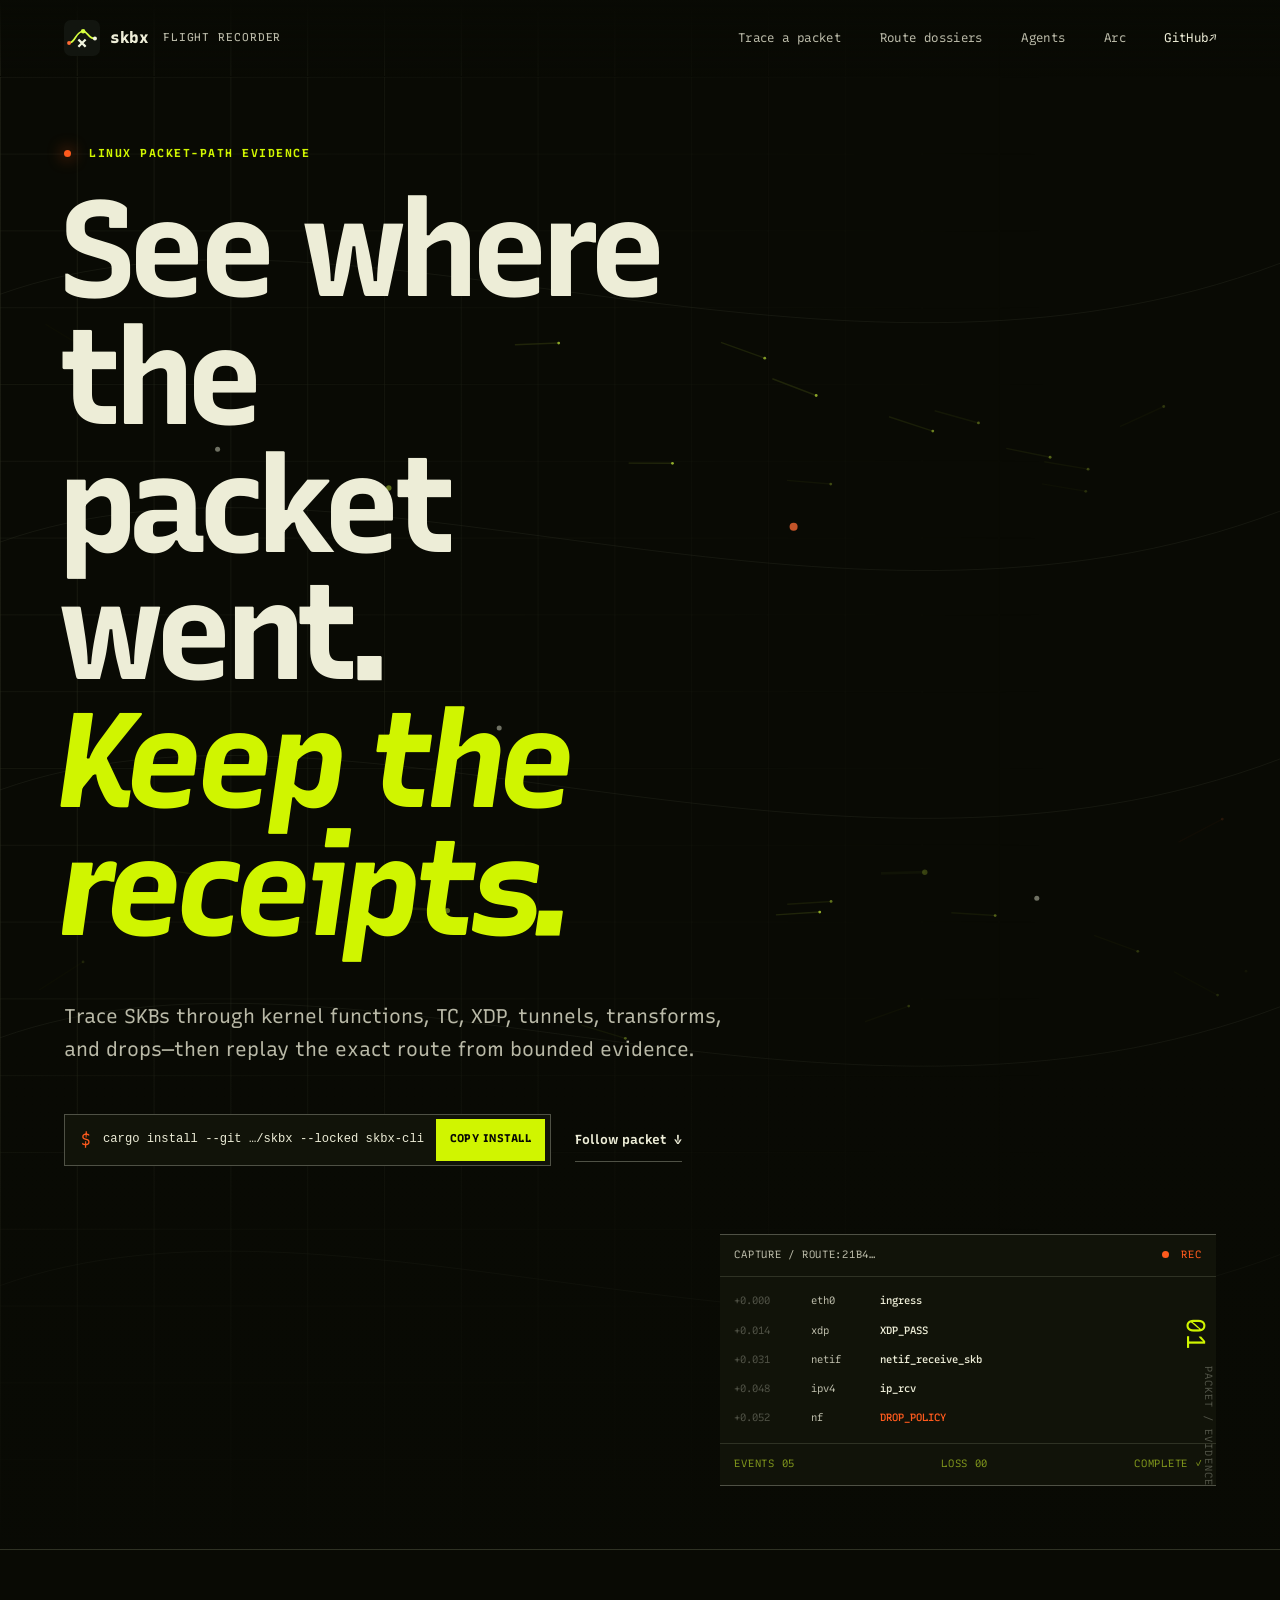
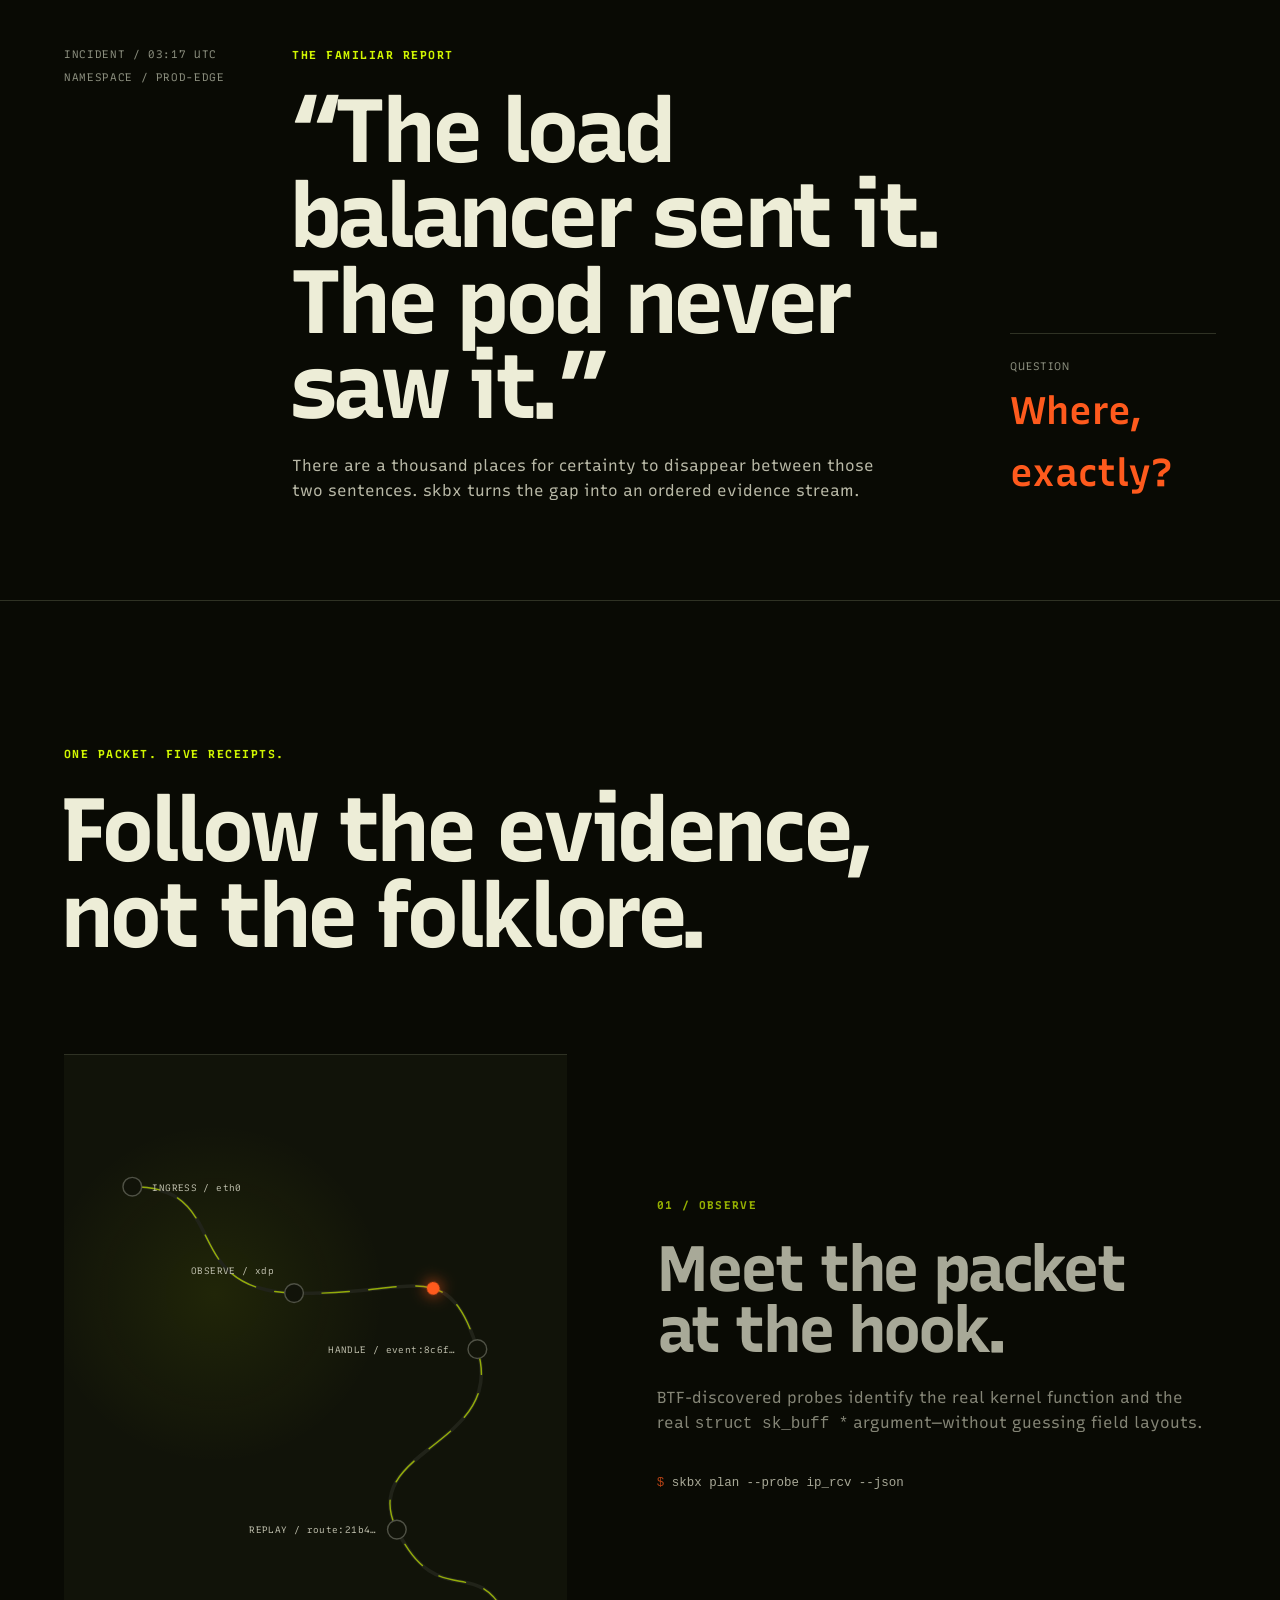
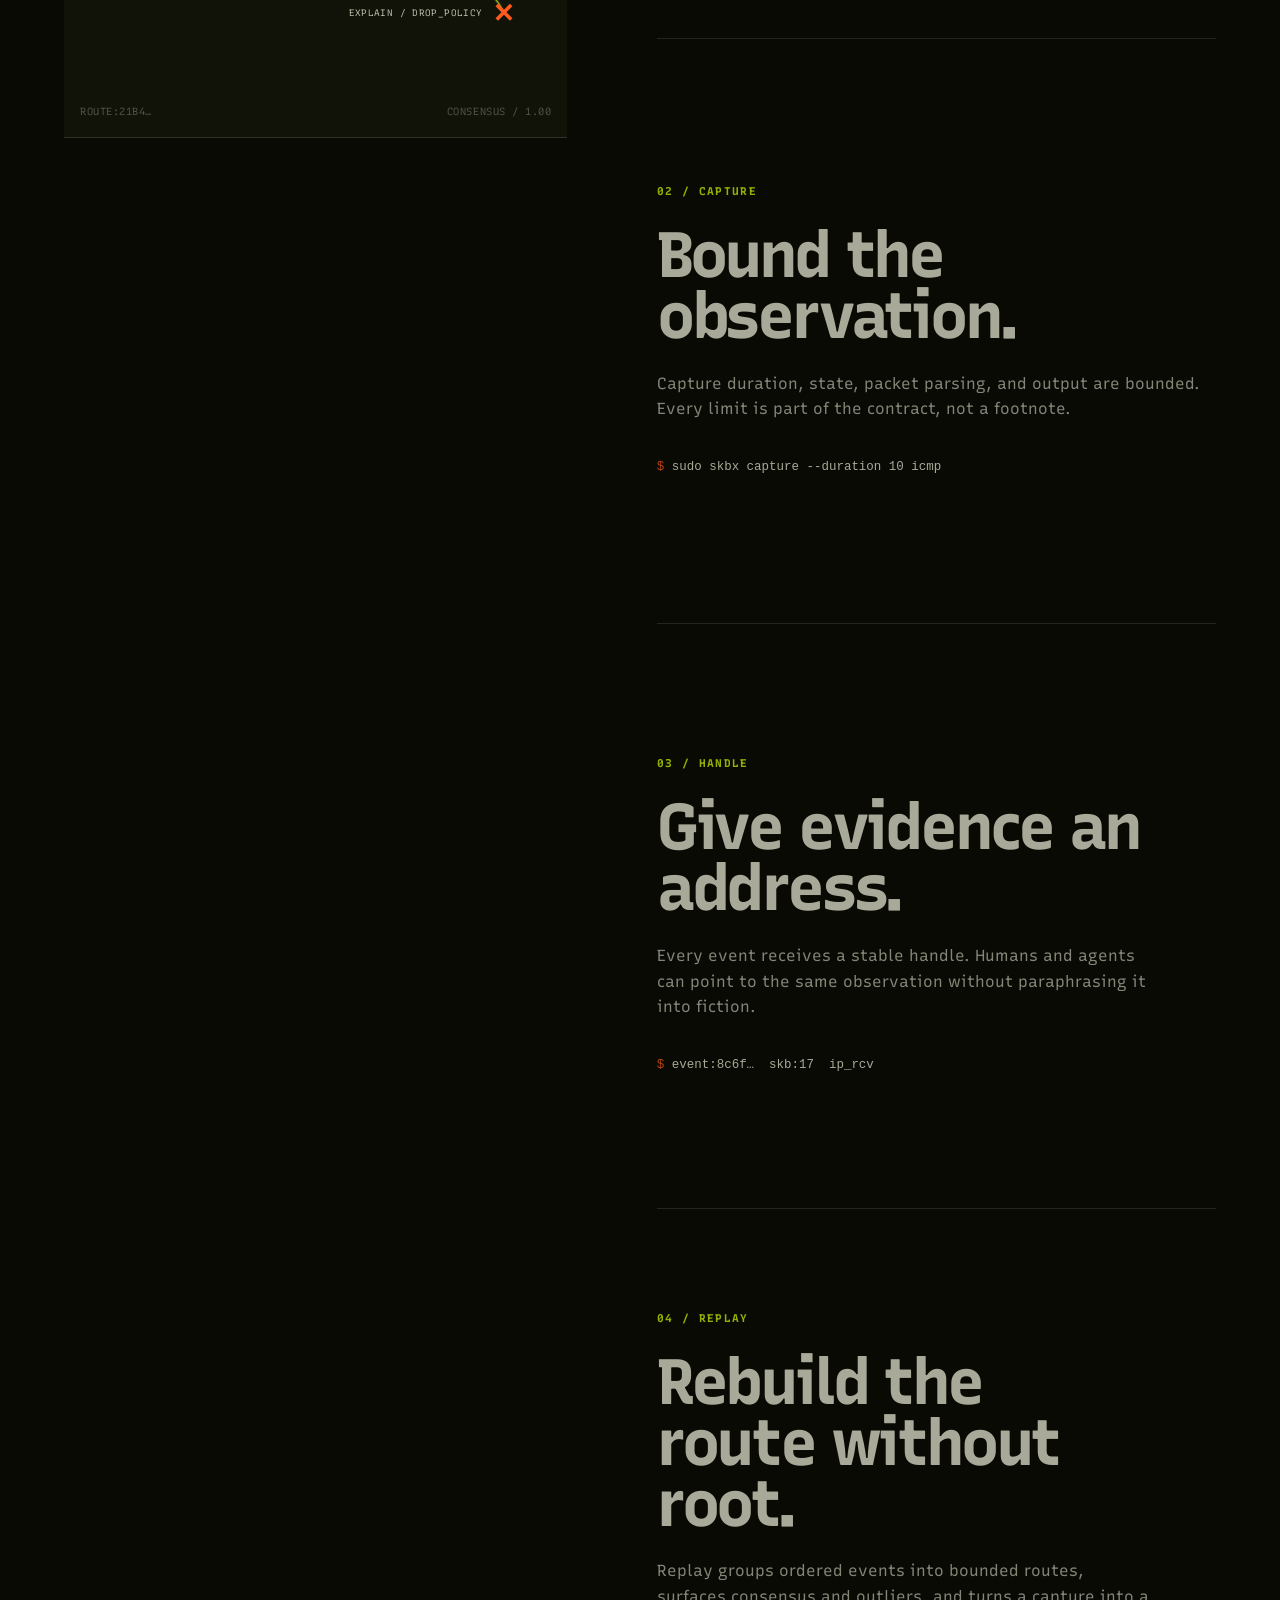
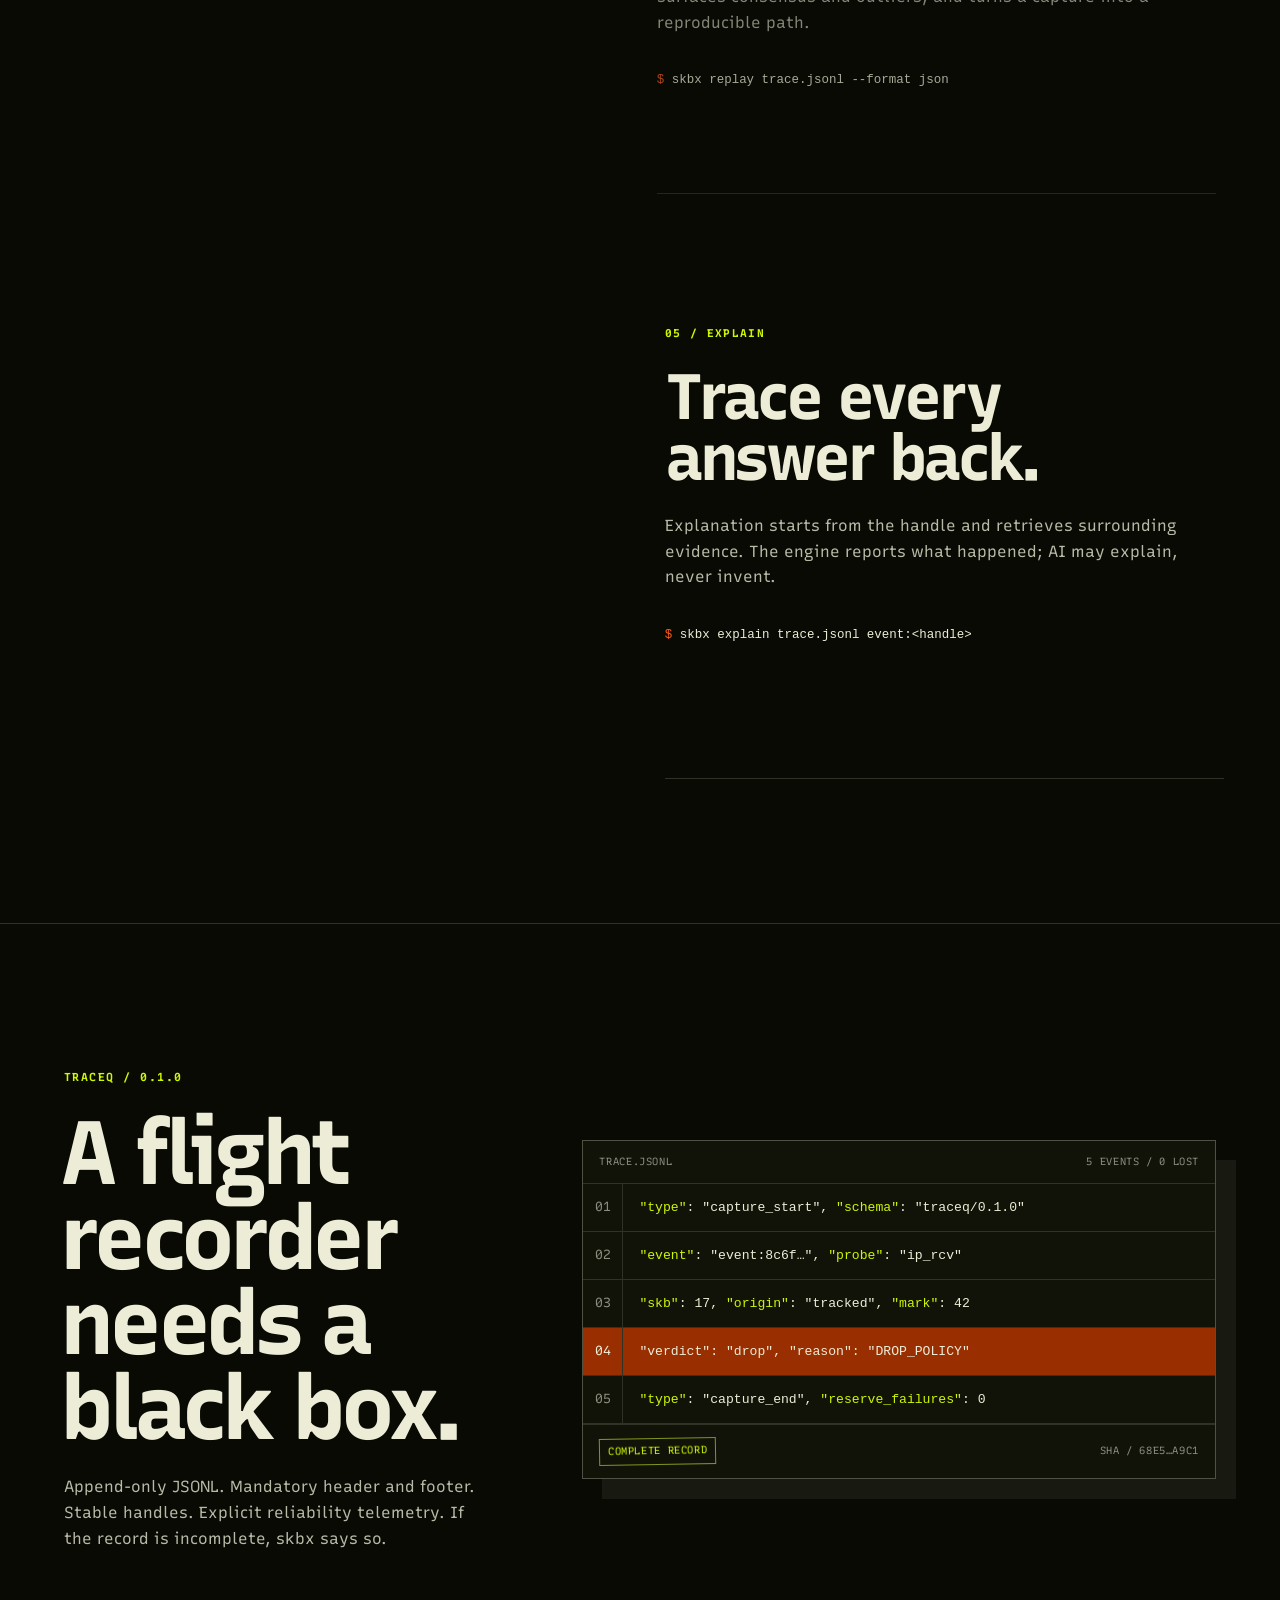
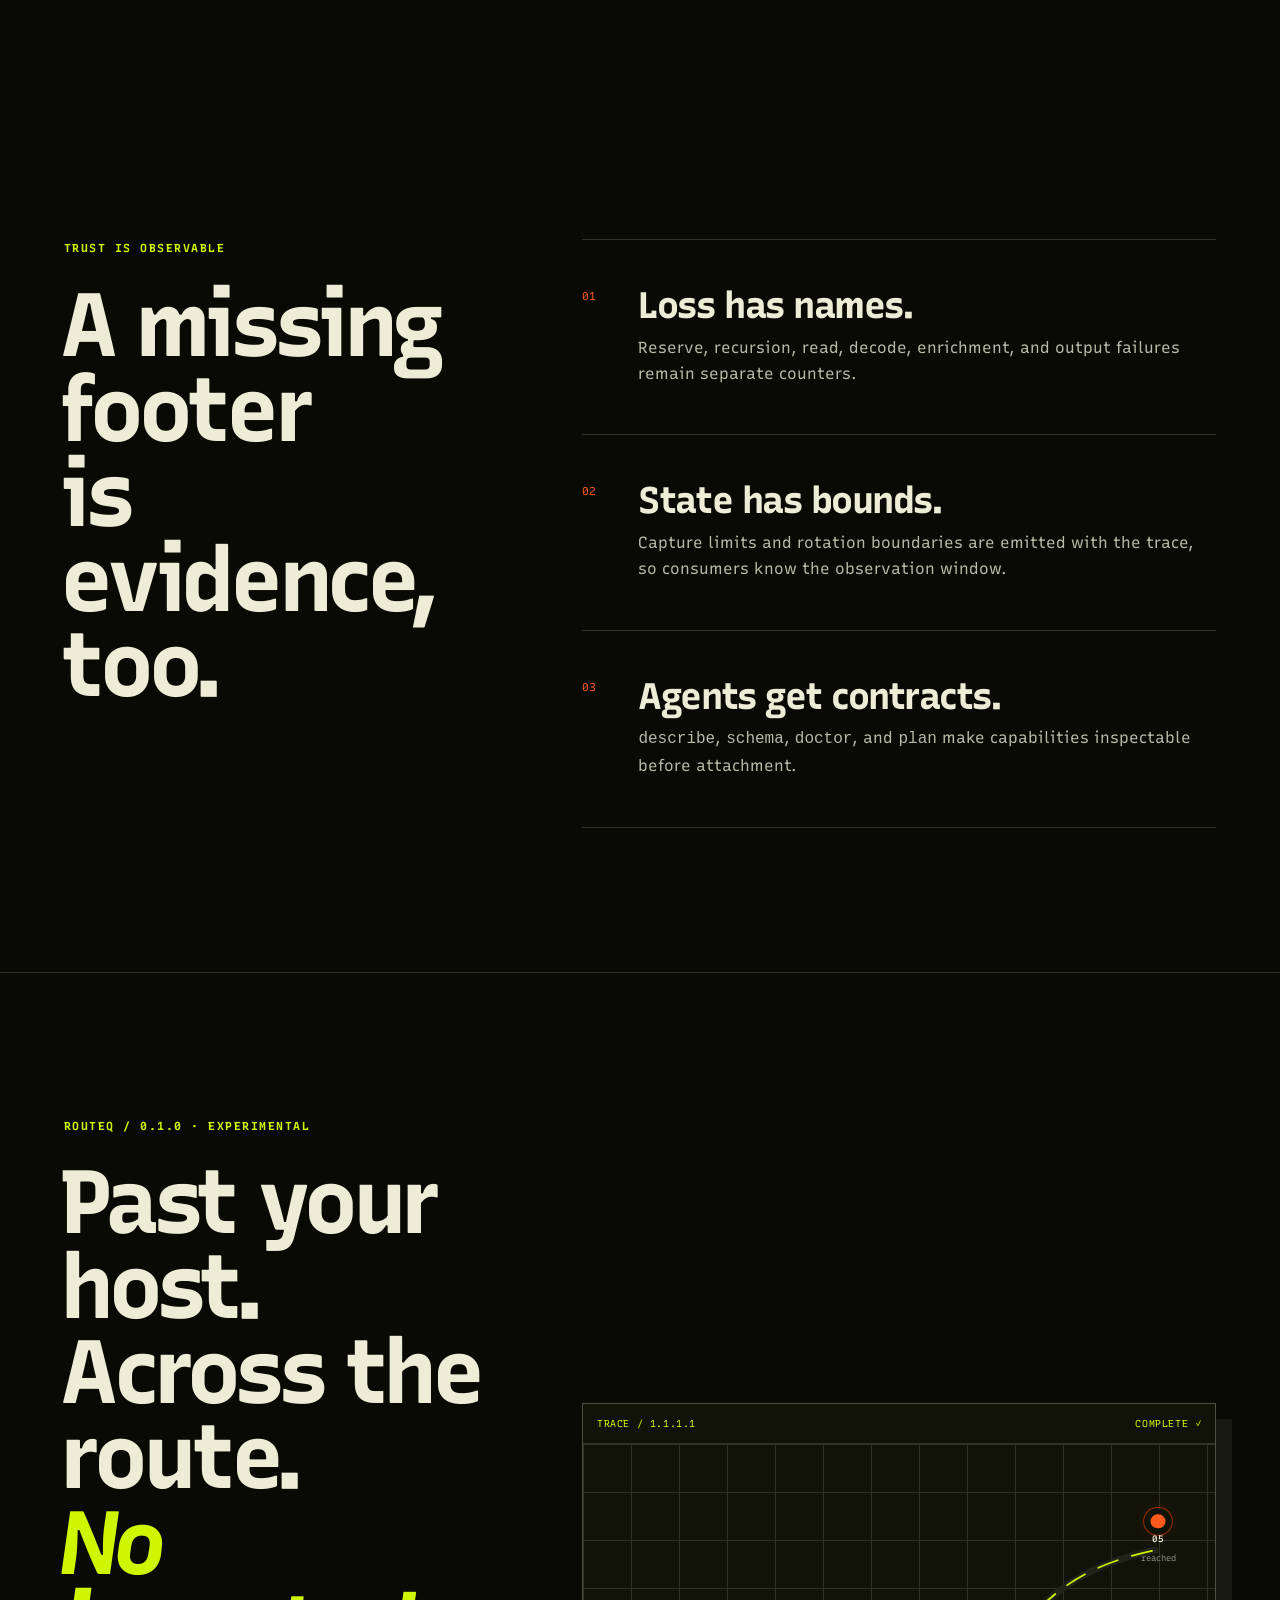
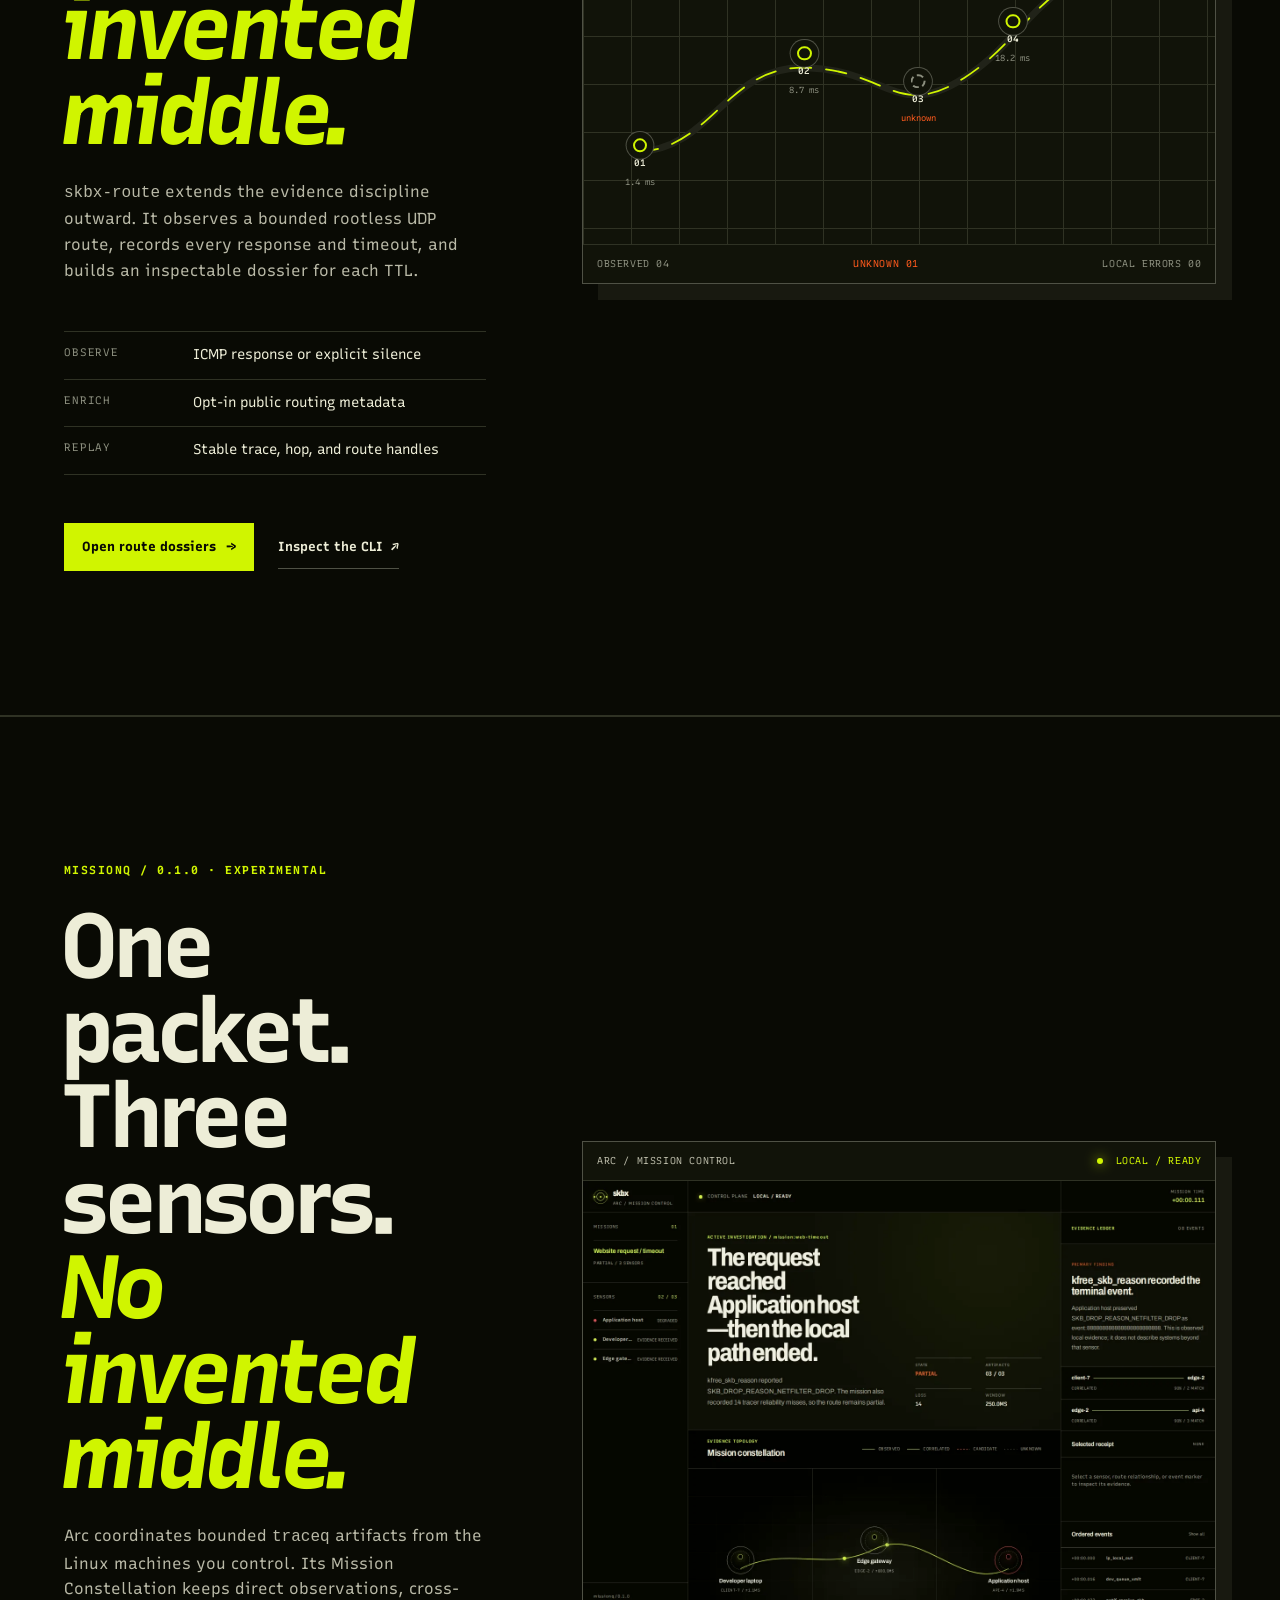
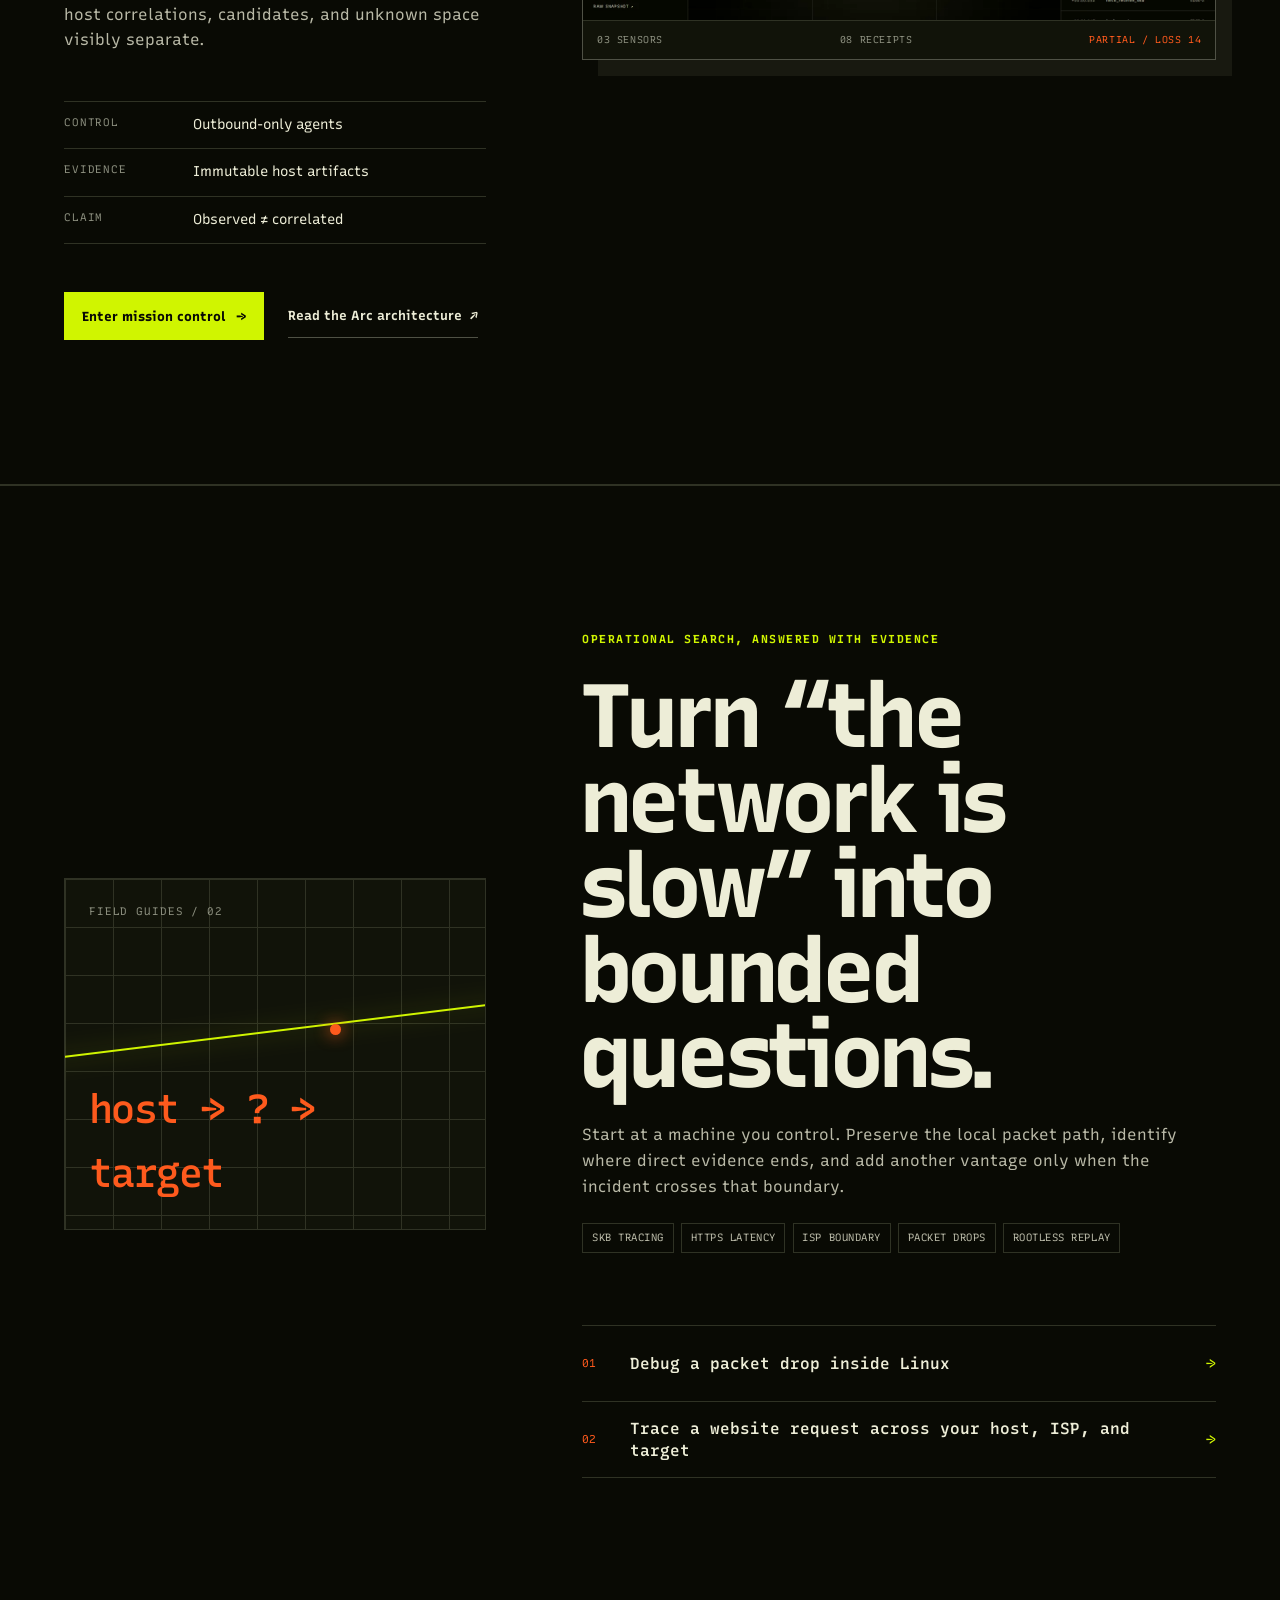
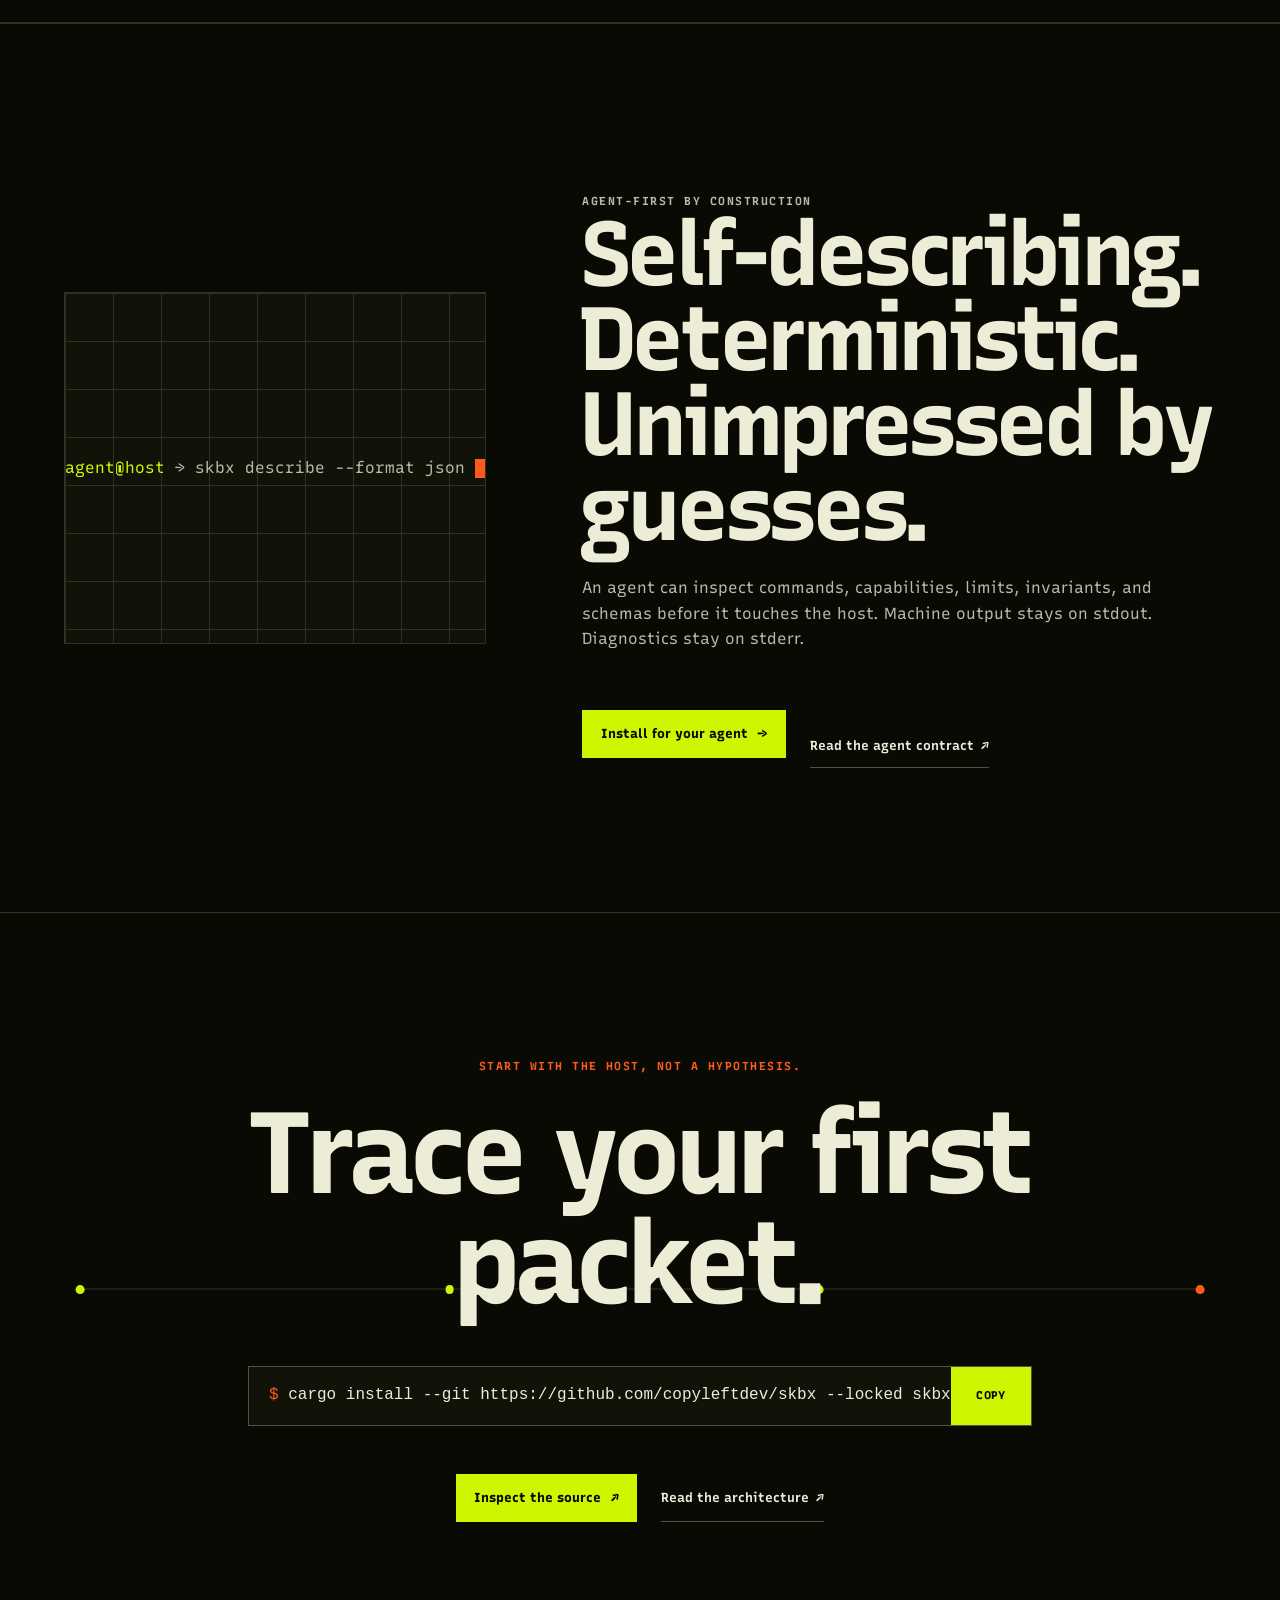
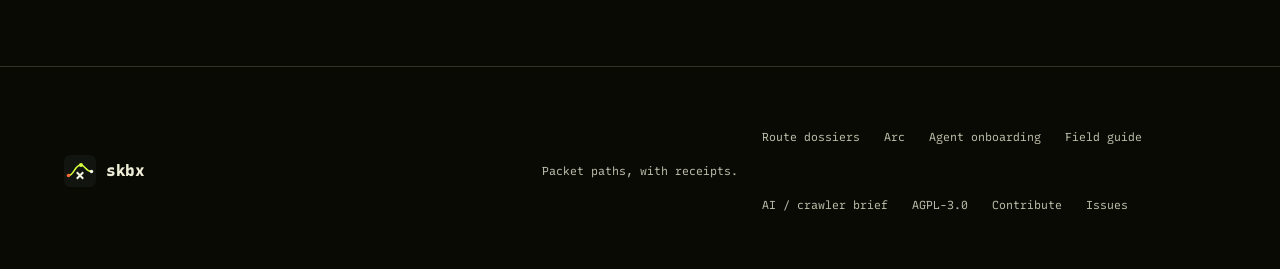
<file: docs/index.html>
<!DOCTYPE html>
<html lang="en">
<head>
  <meta charset="utf-8">
  <meta name="viewport" content="width=device-width, initial-scale=1, viewport-fit=cover">
  <meta name="theme-color" content="#12150f">
  <meta name="description" content="Trace Linux packet paths and bounded internet routes with replayable evidence. Inspect kernel hooks, hops, explicit unknowns, stable handles, and loss telemetry.">
  <meta name="robots" content="index, follow, max-image-preview:large, max-snippet:-1, max-video-preview:-1">
  <meta name="author" content="copyleftdev">
  <meta property="og:title" content="skbx — Linux packet tracing with replayable eBPF evidence">
  <meta property="og:description" content="See where a packet went across the internet and inside Linux. Preserve stable handles, replay exact routes, and inspect explicit unknowns and loss.">
  <meta property="og:type" content="website">
  <meta property="og:url" content="https://copyleftdev.github.io/skbx/">
  <meta property="og:site_name" content="skbx">
  <meta property="og:locale" content="en_US">
  <meta property="og:image" content="https://copyleftdev.github.io/skbx/assets/skbx-social-card.png">
  <meta property="og:image:width" content="1200">
  <meta property="og:image:height" content="630">
  <meta property="og:image:alt" content="skbx packet flight recorder route through Linux kernel hooks">
  <meta name="twitter:card" content="summary_large_image">
  <meta name="twitter:title" content="skbx — Linux packet tracing with replayable eBPF evidence">
  <meta name="twitter:description" content="Capture bounded internet and Linux kernel packet paths, replay the evidence, and keep unknowns explicit.">
  <meta name="twitter:image" content="https://copyleftdev.github.io/skbx/assets/skbx-social-card.png">
  <meta name="twitter:image:alt" content="skbx packet flight recorder route through Linux kernel hooks">
  <link rel="canonical" href="https://copyleftdev.github.io/skbx/">
  <link rel="icon" href="assets/skbx-flight-mark.svg" type="image/svg+xml">
  <link rel="preconnect" href="https://fonts.googleapis.com">
  <link rel="preconnect" href="https://fonts.gstatic.com" crossorigin>
  <link rel="preload" as="style" href="https://fonts.googleapis.com/css2?family=Recursive:slnt,wght@-15..0,300..1000&amp;display=swap">
  <link href="https://fonts.googleapis.com/css2?family=Recursive:slnt,wght@-15..0,300..1000&amp;display=swap" rel="stylesheet" media="print" onload="this.media='all'">
  <noscript><link href="https://fonts.googleapis.com/css2?family=Recursive:slnt,wght@-15..0,300..1000&amp;display=swap" rel="stylesheet"></noscript>
  <link rel="stylesheet" href="styles.css">
  <script src="site.js" defer></script>
  <script type="application/ld+json">
  {
    "@context": "https://schema.org",
    "@graph": [
      {
        "@type": "WebPage",
        "@id": "https://copyleftdev.github.io/skbx/#webpage",
        "url": "https://copyleftdev.github.io/skbx/",
        "name": "skbx — Linux packet tracing with replayable eBPF evidence",
        "description": "skbx traces bounded internet routes and Linux packet paths through kernel functions, TC, XDP, tunnels, transforms, and drops, then preserves the evidence for deterministic replay.",
        "inLanguage": "en",
        "mainEntity": {
          "@id": "https://copyleftdev.github.io/skbx/#software"
        },
        "primaryImageOfPage": {
          "@id": "https://copyleftdev.github.io/skbx/#social-card"
        }
      },
      {
        "@type": "ImageObject",
        "@id": "https://copyleftdev.github.io/skbx/#social-card",
        "url": "https://copyleftdev.github.io/skbx/assets/skbx-social-card.png",
        "contentUrl": "https://copyleftdev.github.io/skbx/assets/skbx-social-card.png",
        "width": 1200,
        "height": 630,
        "caption": "skbx packet flight recorder route through Linux kernel hooks"
      },
      {
        "@type": ["SoftwareApplication", "SoftwareSourceCode"],
        "@id": "https://copyleftdev.github.io/skbx/#software",
        "name": "skbx",
        "alternateName": "skbx packet flight recorder",
        "description": "An open-source Linux packet-path flight recorder built with Rust and CO-RE eBPF. It captures bounded kernel-networking evidence, assigns stable handles, reconstructs routes, and reports observation loss explicitly.",
        "url": "https://copyleftdev.github.io/skbx/",
        "codeRepository": "https://github.com/copyleftdev/skbx",
        "downloadUrl": "https://github.com/copyleftdev/skbx",
        "installUrl": "https://github.com/copyleftdev/skbx#install-from-source",
        "image": {
          "@id": "https://copyleftdev.github.io/skbx/#social-card"
        },
        "applicationCategory": "DeveloperApplication",
        "applicationSubCategory": "Linux packet tracing and eBPF network observability",
        "operatingSystem": "Linux on x86_64 or arm64",
        "runtimePlatform": "Linux with kernel BTF and BPF/perf capabilities for live capture",
        "softwareVersion": "0.1.0",
        "programmingLanguage": ["Rust", "C", "eBPF"],
        "license": "https://github.com/copyleftdev/skbx/blob/main/LICENSE",
        "author": {
          "@type": "Organization",
          "name": "copyleftdev",
          "url": "https://github.com/copyleftdev"
        },
        "offers": {
          "@type": "Offer",
          "price": 0,
          "priceCurrency": "USD",
          "availability": "https://schema.org/InStock"
        },
        "featureList": [
          "BTF-discovered Linux kernel packet probes",
          "TC and XDP program observations",
          "SKB lineage across clone, copy, COW, and XDP transitions",
          "Tunnel and inner-packet filtering",
          "Stable event and route handles",
          "Deterministic rootless replay",
          "Explicit capture loss and completeness telemetry",
          "Rootless bounded internet route dossiers with explicit unknowns",
          "Opt-in passive prefix, origin ASN, and RPKI enrichment",
          "Installable Codex and Claude Code agent workflow",
          "Experimental multi-host capture missions with explicit correlation uncertainty",
          "Machine-readable commands, schemas, limits, and invariants"
        ],
        "keywords": "Linux packet tracing, eBPF observability, multi-host packet tracing, SKB tracing, packet drop debugging, XDP tracing, TC tracing, pwru alternative"
      }
    ]
  }
  </script>
  <title>skbx — Linux packet tracing with replayable eBPF evidence</title>
</head>
<body>
  <a class="skip-link" href="#main">Skip to packet evidence</a>

  <header class="site-header" data-header>
    <a class="brand" href="#top">
      <img src="assets/skbx-flight-mark.svg" alt="" width="36" height="36">
      <span>skbx</span>
      <span class="brand-state">flight recorder</span>
    </a>
    <nav aria-label="Primary navigation">
      <a href="#flight">Trace a packet</a>
      <a href="route.html">Route dossiers</a>
      <a href="agents.html">Agents</a>
      <a href="#arc">Arc</a>
      <a class="nav-github" href="https://github.com/copyleftdev/skbx">GitHub <span aria-hidden="true">↗</span></a>
    </nav>
  </header>

  <main id="main">
    <section class="hero" id="top" aria-labelledby="hero-title">
      <canvas id="trace-field" aria-hidden="true"></canvas>
      <div class="hero-grid" aria-hidden="true"></div>
      <div class="hero-copy">
        <p class="eyebrow reveal" style="--i: 0">
          <span class="signal-dot"></span>
          Linux packet-path evidence
        </p>
        <h1 id="hero-title" class="reveal" style="--i: 1">
          See where the<br>
          packet went.<br>
          <em>Keep the receipts.</em>
        </h1>
        <p class="hero-lede reveal" style="--i: 2">
          Trace SKBs through kernel functions, TC, XDP, tunnels, transforms,
          and drops—then replay the exact route from bounded evidence.
        </p>
        <div class="hero-actions reveal" style="--i: 3">
          <button class="command-copy" type="button" data-copy="cargo install --git https://github.com/copyleftdev/skbx --locked skbx-cli" aria-describedby="copy-status">
            <span class="prompt" aria-hidden="true">$</span>
            <code>cargo install --git …/skbx --locked skbx-cli</code>
            <span class="copy-label">Copy install</span>
          </button>
          <a class="text-link" href="#flight">Follow packet <span aria-hidden="true">↓</span></a>
        </div>
        <p id="copy-status" class="copy-status" role="status" aria-live="polite"></p>
      </div>

      <aside class="hero-telemetry reveal" style="--i: 4" aria-label="Live trace example">
        <div class="telemetry-head">
          <span>capture / route:21b4…</span>
          <span class="recording"><i></i> REC</span>
        </div>
        <ol>
          <li><time>+0.000</time><span>eth0</span><strong>ingress</strong></li>
          <li><time>+0.014</time><span>xdp</span><strong>XDP_PASS</strong></li>
          <li><time>+0.031</time><span>netif</span><strong>netif_receive_skb</strong></li>
          <li><time>+0.048</time><span>ipv4</span><strong>ip_rcv</strong></li>
          <li class="trace-drop"><time>+0.052</time><span>nf</span><strong>DROP_POLICY</strong></li>
        </ol>
        <footer>
          <span>events 05</span>
          <span>loss 00</span>
          <span>complete ✓</span>
        </footer>
      </aside>

      <div class="hero-index" aria-hidden="true">
        <span>01</span>
        <span>PACKET / EVIDENCE</span>
      </div>
    </section>

    <section class="incident" aria-labelledby="incident-title">
      <div class="incident-meta">
        <span>Incident / 03:17 UTC</span>
        <span>Namespace / prod-edge</span>
      </div>
      <div class="incident-statement">
        <p class="section-kicker">The familiar report</p>
        <h2 id="incident-title">“The load balancer sent it.<br>The pod never saw it.”</h2>
        <p>There are a thousand places for certainty to disappear between those two sentences. skbx turns the gap into an ordered evidence stream.</p>
      </div>
      <div class="incident-verdict">
        <span>Question</span>
        <strong>Where, exactly?</strong>
      </div>
    </section>

    <section class="flight" id="flight" aria-labelledby="flight-title">
      <div class="flight-intro">
        <p class="section-kicker">One packet. Five receipts.</p>
        <h2 id="flight-title">Follow the evidence,<br>not the folklore.</h2>
      </div>

      <div class="flight-layout">
        <div class="flight-visual" aria-hidden="true">
          <svg class="route-map" viewBox="0 0 700 760" preserveAspectRatio="xMidYMid meet">
            <path class="route-shadow" d="M95 90C236 90 156 233 320 238S533 181 575 316 407 454 463 567 572 604 612 682"/>
            <path id="route-path" class="route-line" pathLength="1" d="M95 90C236 90 156 233 320 238S533 181 575 316 407 454 463 567 572 604 612 682"/>
            <g class="map-node node-1" transform="translate(95 90)">
              <circle r="13"/><text x="28" y="6">INGRESS / eth0</text>
            </g>
            <g class="map-node node-2" transform="translate(320 238)">
              <circle r="13"/><text x="-28" y="-26" text-anchor="end">OBSERVE / xdp</text>
            </g>
            <g class="map-node node-3" transform="translate(575 316)">
              <circle r="13"/><text x="-30" y="5" text-anchor="end">HANDLE / event:8c6f…</text>
            </g>
            <g class="map-node node-4" transform="translate(463 567)">
              <circle r="13"/><text x="-28" y="5" text-anchor="end">REPLAY / route:21b4…</text>
            </g>
            <g class="map-node node-5" transform="translate(612 682)">
              <path d="m-10-10 20 20m0-20-20 20"/><text x="-30" y="5" text-anchor="end">EXPLAIN / DROP_POLICY</text>
            </g>
            <circle class="route-packet" r="9">
              <animateMotion dur="9s" repeatCount="indefinite" rotate="auto">
                <mpath href="#route-path"/>
              </animateMotion>
            </circle>
          </svg>
          <div class="map-caption">
            <span>route:21b4…</span>
            <span>consensus / 1.00</span>
          </div>
        </div>

        <div class="flight-steps">
          <article class="flight-step" data-step="1">
            <span class="step-number">01 / OBSERVE</span>
            <h3>Meet the packet at the hook.</h3>
            <p>BTF-discovered probes identify the real kernel function and the real <code>struct sk_buff *</code> argument—without guessing field layouts.</p>
            <pre><code>skbx plan --probe ip_rcv --json</code></pre>
          </article>
          <article class="flight-step" data-step="2">
            <span class="step-number">02 / CAPTURE</span>
            <h3>Bound the observation.</h3>
            <p>Capture duration, state, packet parsing, and output are bounded. Every limit is part of the contract, not a footnote.</p>
            <pre><code>sudo skbx capture --duration 10 icmp</code></pre>
          </article>
          <article class="flight-step" data-step="3">
            <span class="step-number">03 / HANDLE</span>
            <h3>Give evidence an address.</h3>
            <p>Every event receives a stable handle. Humans and agents can point to the same observation without paraphrasing it into fiction.</p>
            <pre><code>event:8c6f…  skb:17  ip_rcv</code></pre>
          </article>
          <article class="flight-step" data-step="4">
            <span class="step-number">04 / REPLAY</span>
            <h3>Rebuild the route without root.</h3>
            <p>Replay groups ordered events into bounded routes, surfaces consensus and outliers, and turns a capture into a reproducible path.</p>
            <pre><code>skbx replay trace.jsonl --format json</code></pre>
          </article>
          <article class="flight-step" data-step="5">
            <span class="step-number">05 / EXPLAIN</span>
            <h3>Trace every answer back.</h3>
            <p>Explanation starts from the handle and retrieves surrounding evidence. The engine reports what happened; AI may explain, never invent.</p>
            <pre><code>skbx explain trace.jsonl event:&lt;handle&gt;</code></pre>
          </article>
        </div>
      </div>
    </section>

    <section class="contract" id="contract" aria-labelledby="contract-title">
      <div class="contract-heading">
        <p class="section-kicker">traceq / 0.1.0</p>
        <h2 id="contract-title">A flight recorder<br>needs a black box.</h2>
        <p>Append-only JSONL. Mandatory header and footer. Stable handles. Explicit reliability telemetry. If the record is incomplete, skbx says so.</p>
      </div>

      <div class="evidence-window">
        <header>
          <span>trace.jsonl</span>
          <span>5 events / 0 lost</span>
        </header>
        <div class="evidence-line evidence-start">
          <span class="line-no">01</span>
          <code><b>"type"</b>: "capture_start", <b>"schema"</b>: "traceq/0.1.0"</code>
        </div>
        <div class="evidence-line">
          <span class="line-no">02</span>
          <code><b>"event"</b>: "event:8c6f…", <b>"probe"</b>: "ip_rcv"</code>
        </div>
        <div class="evidence-line">
          <span class="line-no">03</span>
          <code><b>"skb"</b>: 17, <b>"origin"</b>: "tracked", <b>"mark"</b>: 42</code>
        </div>
        <div class="evidence-line evidence-drop">
          <span class="line-no">04</span>
          <code><b>"verdict"</b>: "drop", <b>"reason"</b>: "DROP_POLICY"</code>
        </div>
        <div class="evidence-line evidence-end">
          <span class="line-no">05</span>
          <code><b>"type"</b>: "capture_end", <b>"reserve_failures"</b>: 0</code>
        </div>
        <footer>
          <span class="complete-stamp">COMPLETE RECORD</span>
          <span>sha / 68e5…a9c1</span>
        </footer>
      </div>
    </section>

    <section class="reliability" aria-labelledby="reliability-title">
      <div class="reliability-copy">
        <p class="section-kicker">Trust is observable</p>
        <h2 id="reliability-title">A missing footer<br>is evidence, too.</h2>
      </div>
      <div class="reliability-list">
        <div>
          <span>01</span>
          <h3>Loss has names.</h3>
          <p>Reserve, recursion, read, decode, enrichment, and output failures remain separate counters.</p>
        </div>
        <div>
          <span>02</span>
          <h3>State has bounds.</h3>
          <p>Capture limits and rotation boundaries are emitted with the trace, so consumers know the observation window.</p>
        </div>
        <div>
          <span>03</span>
          <h3>Agents get contracts.</h3>
          <p><code>describe</code>, <code>schema</code>, <code>doctor</code>, and <code>plan</code> make capabilities inspectable before attachment.</p>
        </div>
      </div>
    </section>

    <section class="route-brief" id="routes" aria-labelledby="route-brief-title">
      <div class="route-brief-copy">
        <p class="section-kicker">routeq / 0.1.0 · experimental</p>
        <h2 id="route-brief-title">Past your host.<br>Across the route.<br><em>No invented middle.</em></h2>
        <p>
          <code>skbx-route</code> extends the evidence discipline outward. It
          observes a bounded rootless UDP route, records every response and
          timeout, and builds an inspectable dossier for each TTL.
        </p>
        <dl class="route-brief-facts">
          <div><dt>Observe</dt><dd>ICMP response or explicit silence</dd></div>
          <div><dt>Enrich</dt><dd>Opt-in public routing metadata</dd></div>
          <div><dt>Replay</dt><dd>Stable trace, hop, and route handles</dd></div>
        </dl>
        <div class="arc-brief-actions">
          <a class="primary-link" href="route.html">Open route dossiers <span aria-hidden="true">→</span></a>
          <a class="text-link" href="https://github.com/copyleftdev/skbx/tree/main/crates/skbx-route">Inspect the CLI <span aria-hidden="true">↗</span></a>
        </div>
      </div>

      <a class="route-brief-visual" href="route.html#dossier" aria-label="Inspect an illustrative hop-by-hop route dossier">
        <span class="route-brief-head">
          <span>TRACE / 1.1.1.1</span>
          <span>COMPLETE ✓</span>
        </span>
        <div class="route-brief-field" aria-hidden="true">
          <svg viewBox="0 0 720 410" preserveAspectRatio="xMidYMid meet">
            <path class="route-brief-shadow" d="M62 328C148 325 163 229 255 232S358 292 434 244 517 126 652 98"/>
            <path class="route-brief-line" pathLength="1" d="M62 328C148 325 163 229 255 232S358 292 434 244 517 126 652 98"/>
          </svg>
          <span class="brief-hop brief-hop-1"><i></i><b>01</b><small>1.4 ms</small></span>
          <span class="brief-hop brief-hop-2"><i></i><b>02</b><small>8.7 ms</small></span>
          <span class="brief-hop brief-hop-3 is-unknown"><i></i><b>03</b><small>unknown</small></span>
          <span class="brief-hop brief-hop-4"><i></i><b>04</b><small>18.2 ms</small></span>
          <span class="brief-hop brief-hop-5 is-target"><i></i><b>05</b><small>reached</small></span>
        </div>
        <span class="route-brief-foot">
          <span>observed 04</span>
          <span>unknown 01</span>
          <span>local errors 00</span>
        </span>
      </a>
    </section>

    <section class="arc-brief" id="arc" aria-labelledby="arc-brief-title">
      <div class="arc-brief-copy">
        <p class="section-kicker">missionq / 0.1.0 · experimental</p>
        <h2 id="arc-brief-title">One packet.<br>Three sensors.<br><em>No invented middle.</em></h2>
        <p>
          Arc coordinates bounded <code>traceq</code> artifacts from the Linux
          machines you control. Its Mission Constellation keeps direct
          observations, cross-host correlations, candidates, and unknown space
          visibly separate.
        </p>
        <dl class="arc-brief-facts">
          <div><dt>Control</dt><dd>Outbound-only agents</dd></div>
          <div><dt>Evidence</dt><dd>Immutable host artifacts</dd></div>
          <div><dt>Claim</dt><dd>Observed ≠ correlated</dd></div>
        </dl>
        <div class="arc-brief-actions">
          <a class="primary-link" href="arc.html">Enter mission control <span aria-hidden="true">→</span></a>
          <a class="text-link" href="https://github.com/copyleftdev/skbx/blob/main/docs/arc.md">Read the Arc architecture <span aria-hidden="true">↗</span></a>
        </div>
      </div>
      <a class="arc-preview" href="arc.html" aria-label="Explore the Arc Mission Constellation">
        <span class="arc-preview-head">
          <span>ARC / MISSION CONTROL</span>
          <span><i></i> LOCAL / READY</span>
        </span>
        <img
          src="assets/arc-mission-constellation.webp"
          width="1440"
          height="1000"
          loading="lazy"
          decoding="async"
          alt="Arc Mission Constellation showing a website request across a developer laptop, edge gateway, and application host with a partial evidence finding">
        <span class="arc-preview-foot">
          <span>03 sensors</span>
          <span>08 receipts</span>
          <span>partial / loss 14</span>
        </span>
      </a>
    </section>

    <section class="field-guide" id="field-guides" aria-labelledby="field-guide-title">
      <div class="field-guide-index" aria-hidden="true">
        <span>FIELD GUIDES / 02</span>
        <strong>host → ? → target</strong>
      </div>
      <div class="field-guide-copy">
        <p class="section-kicker">Operational search, answered with evidence</p>
        <h2 id="field-guide-title">Turn “the network is slow” into bounded questions.</h2>
        <p>
          Start at a machine you control. Preserve the local packet path,
          identify where direct evidence ends, and add another vantage only
          when the incident crosses that boundary.
        </p>
        <div class="field-guide-terms">
          <span>SKB tracing</span>
          <span>HTTPS latency</span>
          <span>ISP boundary</span>
          <span>packet drops</span>
          <span>rootless replay</span>
        </div>
        <div class="field-guide-list">
          <a href="guides/debug-linux-packet-drops.html">
            <span>01</span>
            <strong>Debug a packet drop inside Linux</strong>
            <span aria-hidden="true">→</span>
          </a>
          <a href="guides/trace-a-website-request.html">
            <span>02</span>
            <strong>Trace a website request across your host, ISP, and target</strong>
            <span aria-hidden="true">→</span>
          </a>
        </div>
      </div>
    </section>

    <section class="agent-contract" aria-labelledby="agent-title">
      <div class="agent-prompt" aria-hidden="true">
        <span class="prompt-mark">agent@host</span>
        <span>→ skbx describe --format json</span>
        <span class="cursor"></span>
      </div>
      <div>
        <p class="section-kicker">Agent-first by construction</p>
        <h2 id="agent-title">Self-describing.<br>Deterministic.<br>Unimpressed by guesses.</h2>
        <p>An agent can inspect commands, capabilities, limits, invariants, and schemas before it touches the host. Machine output stays on stdout. Diagnostics stay on stderr.</p>
        <div class="arc-brief-actions">
          <a class="primary-link" href="agents.html">Install for your agent <span aria-hidden="true">→</span></a>
          <a class="text-link" href="https://github.com/copyleftdev/skbx#built-for-operators-and-agents">Read the agent contract <span aria-hidden="true">↗</span></a>
        </div>
      </div>
    </section>

    <section class="install" id="install" aria-labelledby="install-title">
      <div class="install-route" aria-hidden="true">
        <span></span><span></span><span></span><span></span>
      </div>
      <p class="section-kicker">Start with the host, not a hypothesis.</p>
      <h2 id="install-title">Trace your first packet.</h2>
      <div class="install-command">
        <code><span>$</span> cargo install --git https://github.com/copyleftdev/skbx --locked skbx-cli</code>
        <button type="button" data-copy="cargo install --git https://github.com/copyleftdev/skbx --locked skbx-cli" aria-label="Copy cargo install command">Copy</button>
      </div>
      <div class="install-links">
        <a class="primary-link" href="https://github.com/copyleftdev/skbx">Inspect the source <span aria-hidden="true">↗</span></a>
        <a class="text-link" href="https://github.com/copyleftdev/skbx/blob/main/docs/architecture.md">Read the architecture <span aria-hidden="true">↗</span></a>
      </div>
    </section>
  </main>

  <footer class="site-footer">
    <a class="brand footer-brand" href="#top">
      <img src="assets/skbx-flight-mark.svg" alt="" width="32" height="32">
      <span>skbx</span>
    </a>
    <p>Packet paths, with receipts.</p>
    <div>
      <a href="route.html">Route dossiers</a>
      <a href="arc.html">Arc</a>
      <a href="agents.html">Agent onboarding</a>
      <a href="guides/debug-linux-packet-drops.html">Field guide</a>
      <a href="llms.txt">AI / crawler brief</a>
      <a href="https://github.com/copyleftdev/skbx/blob/main/LICENSE">AGPL-3.0</a>
      <a href="https://github.com/copyleftdev/skbx/blob/main/CONTRIBUTING.md">Contribute</a>
      <a href="https://github.com/copyleftdev/skbx/issues">Issues</a>
    </div>
  </footer>
</body>
</html>
</file>
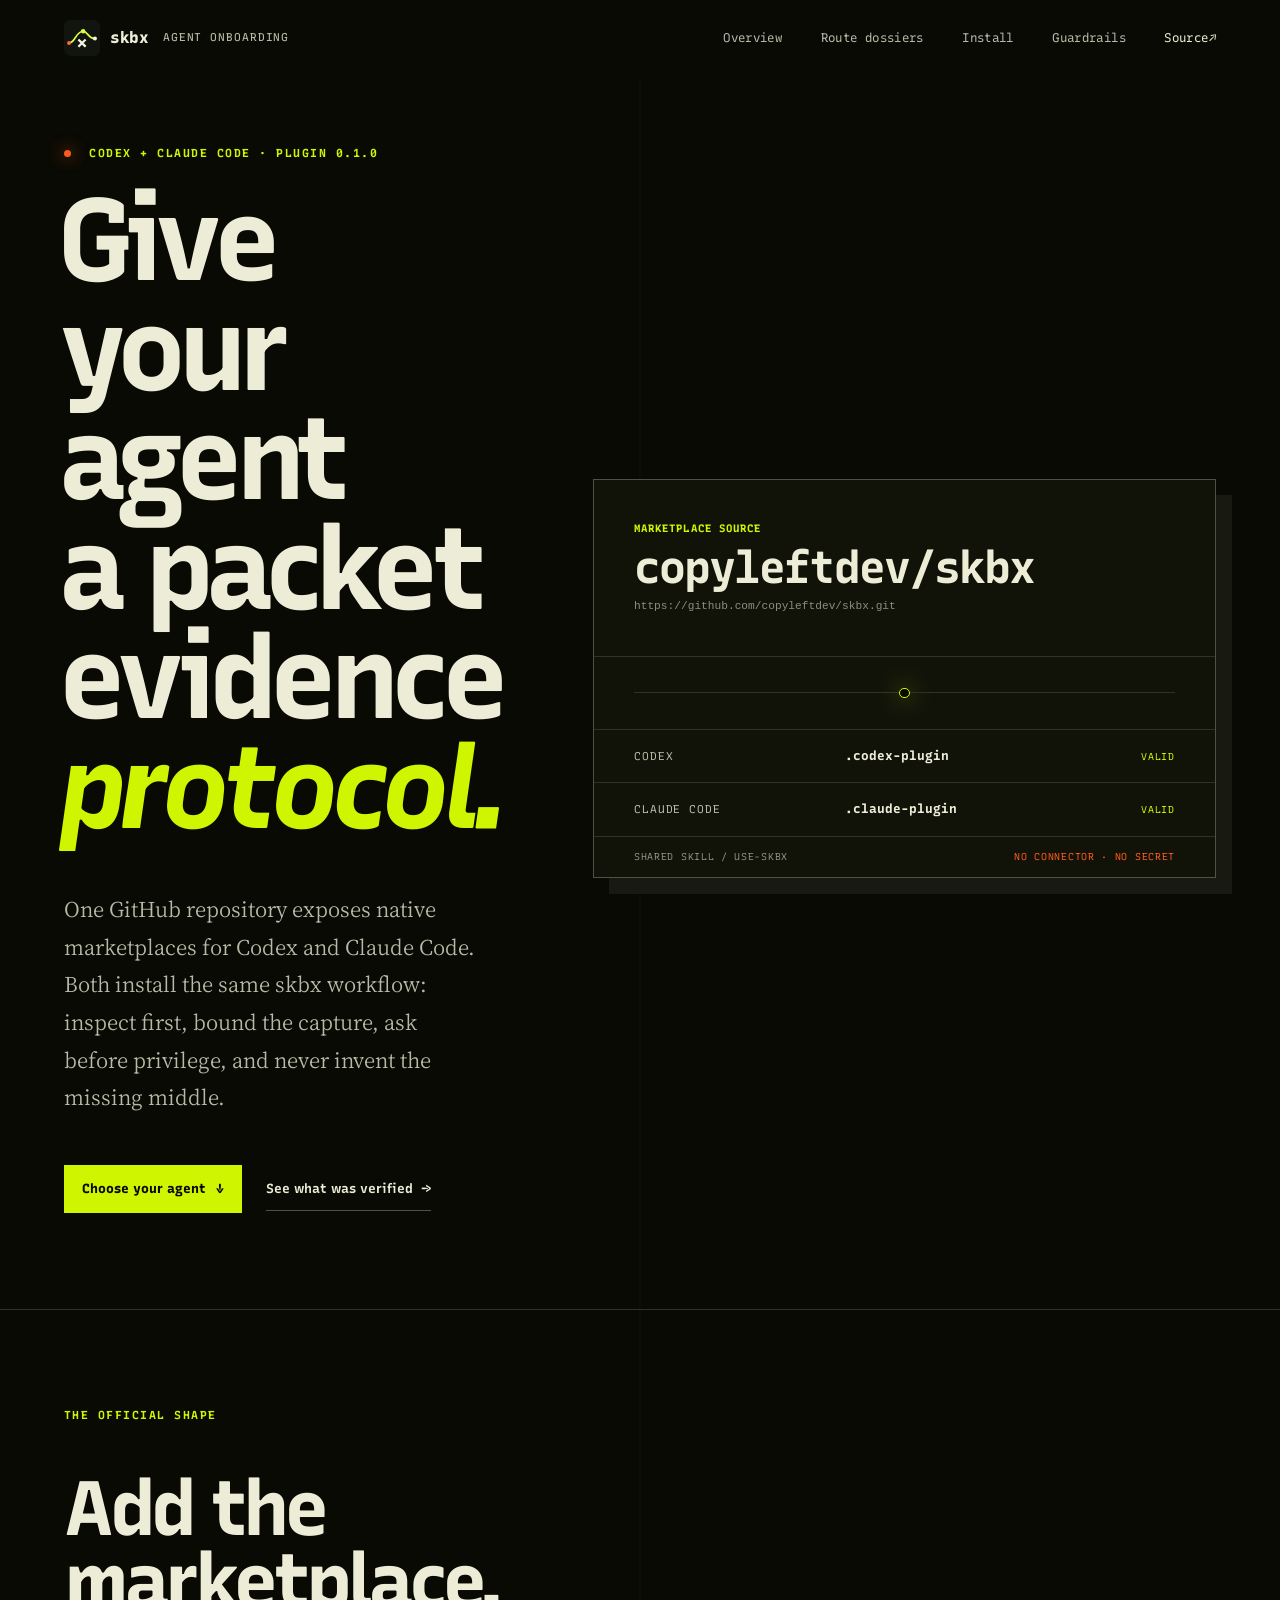
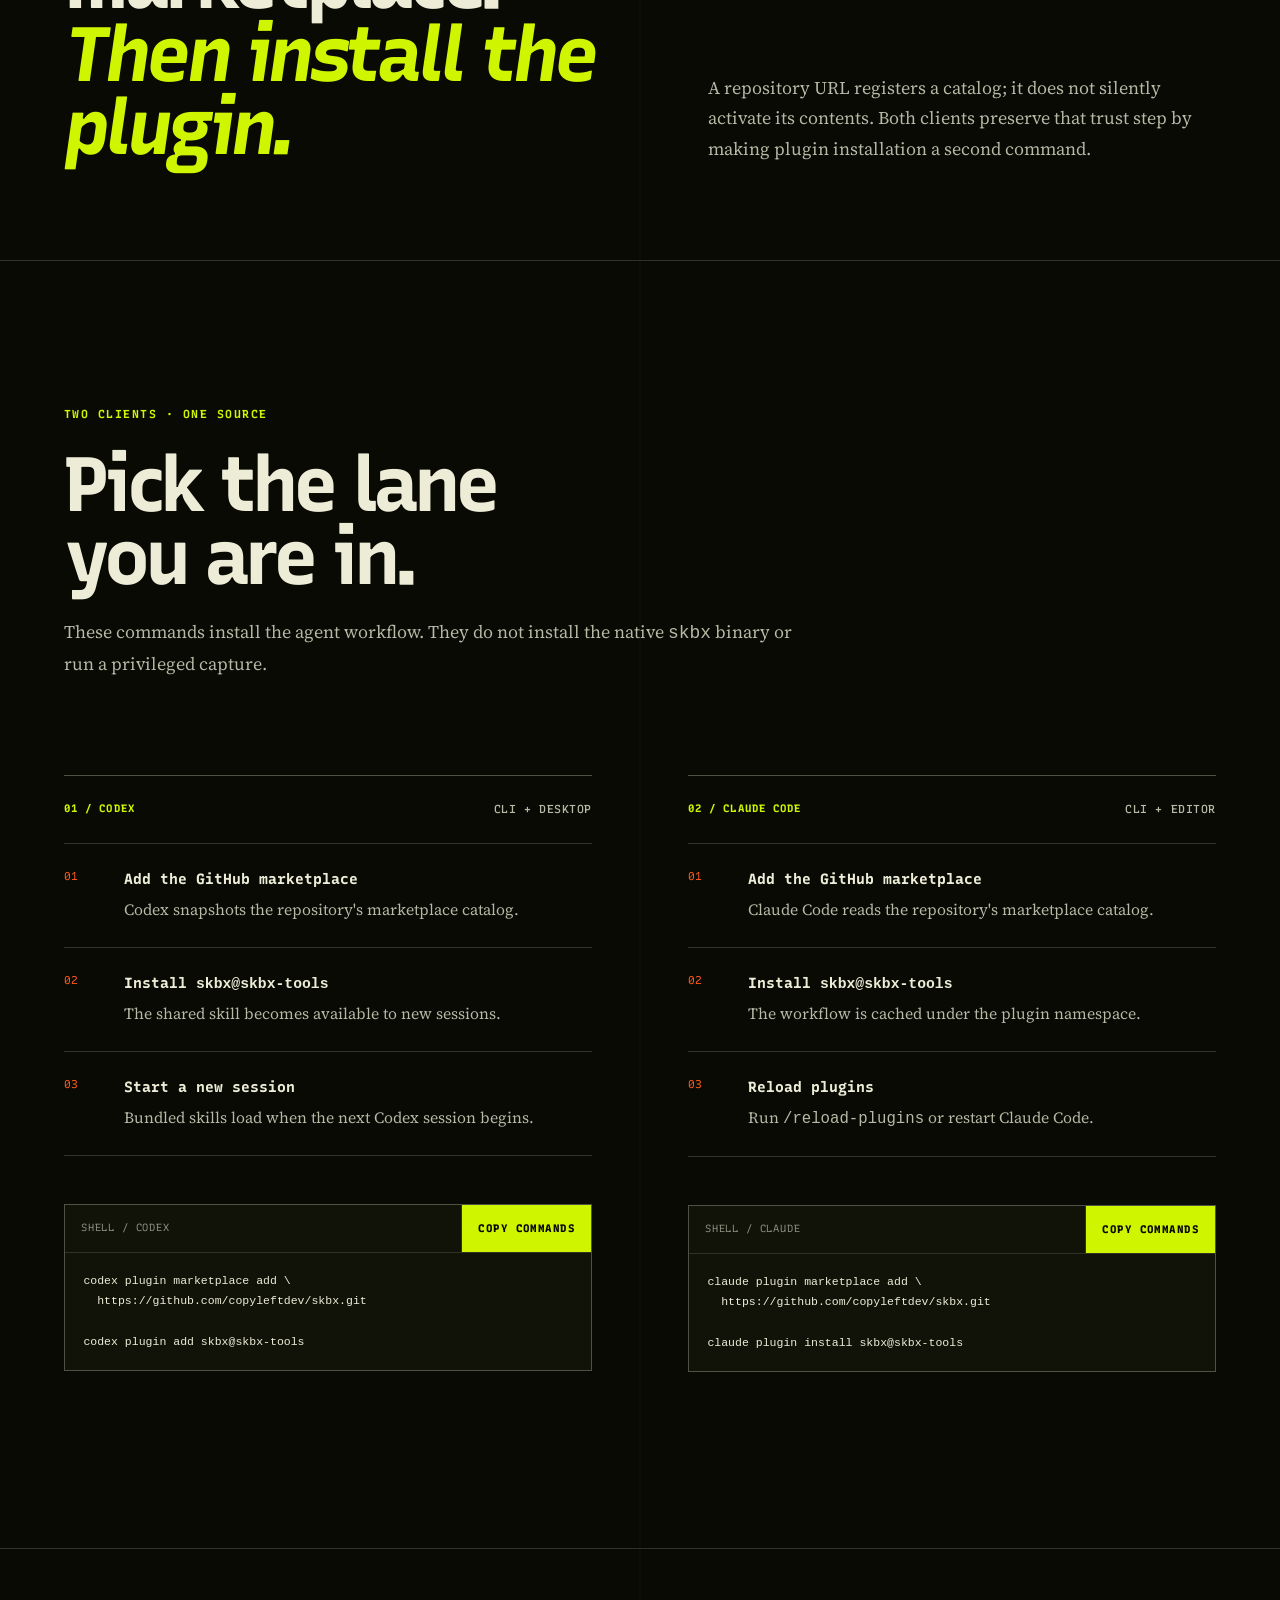
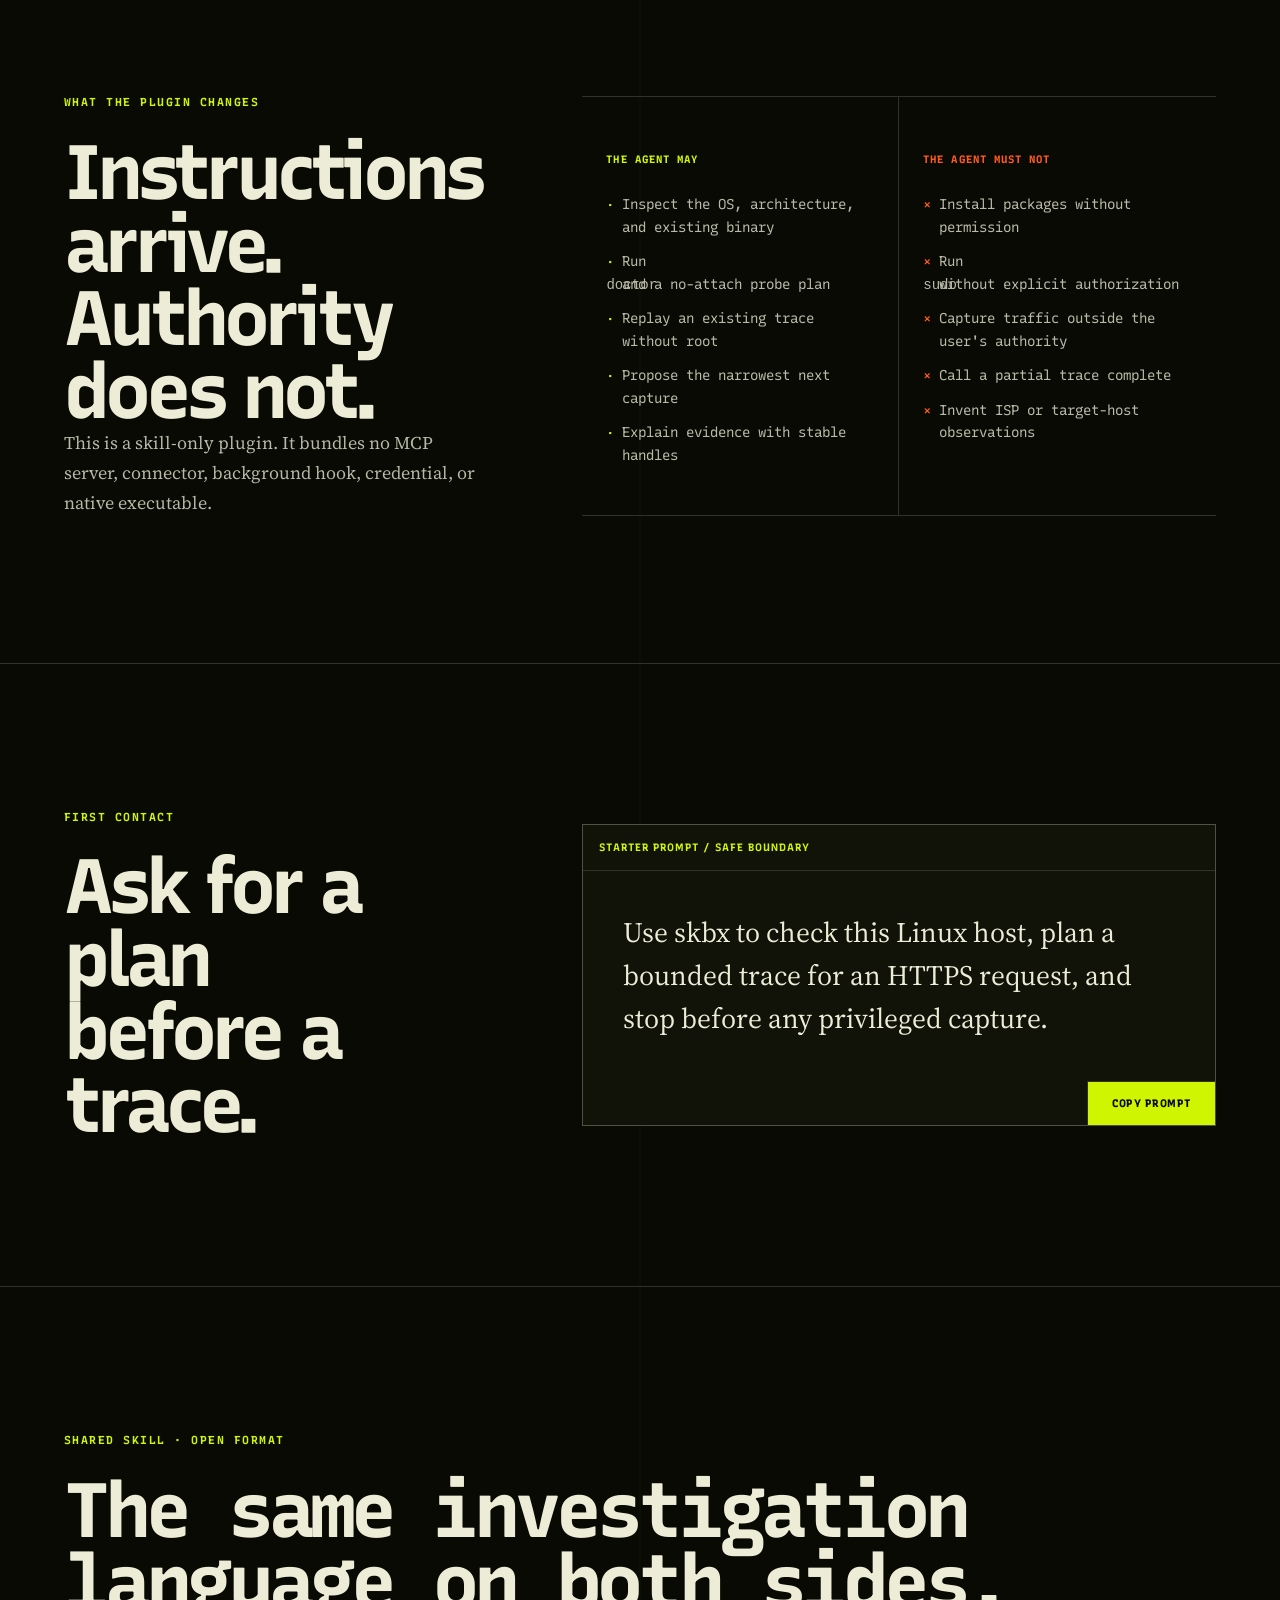
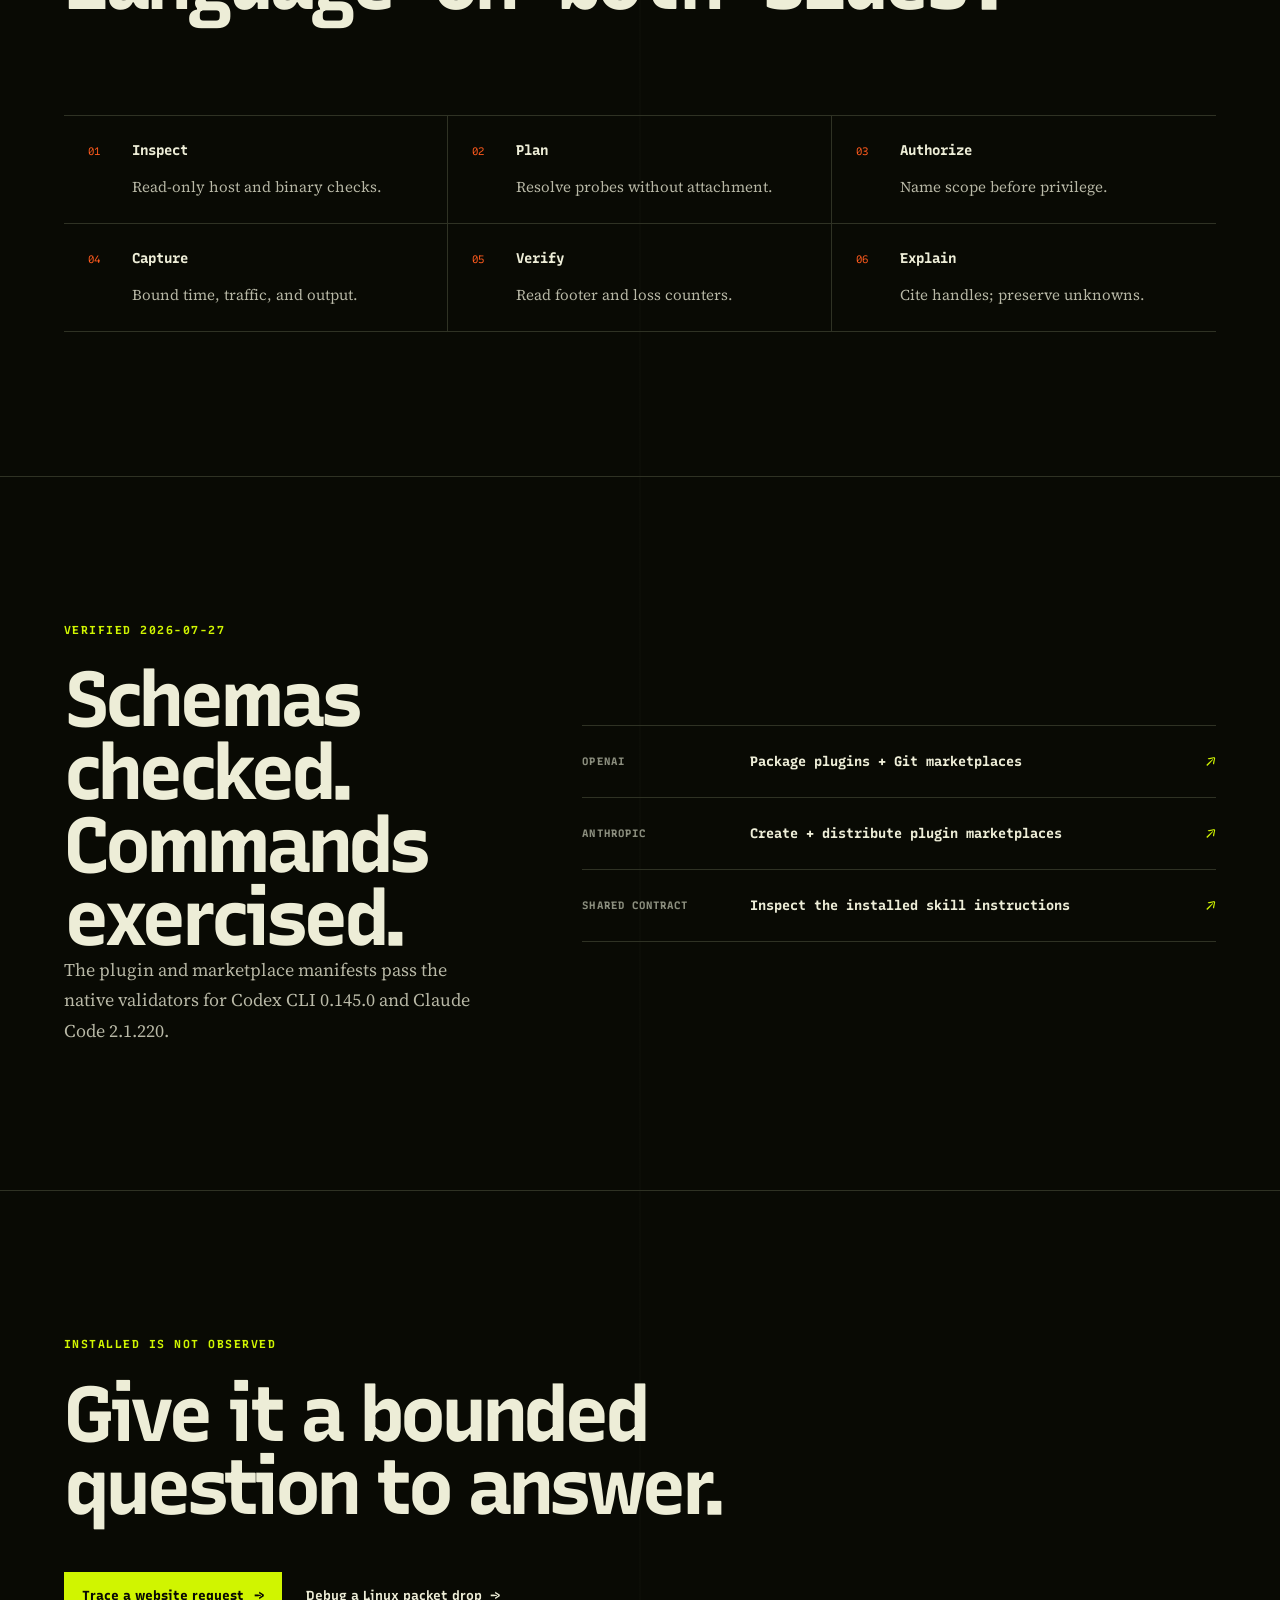
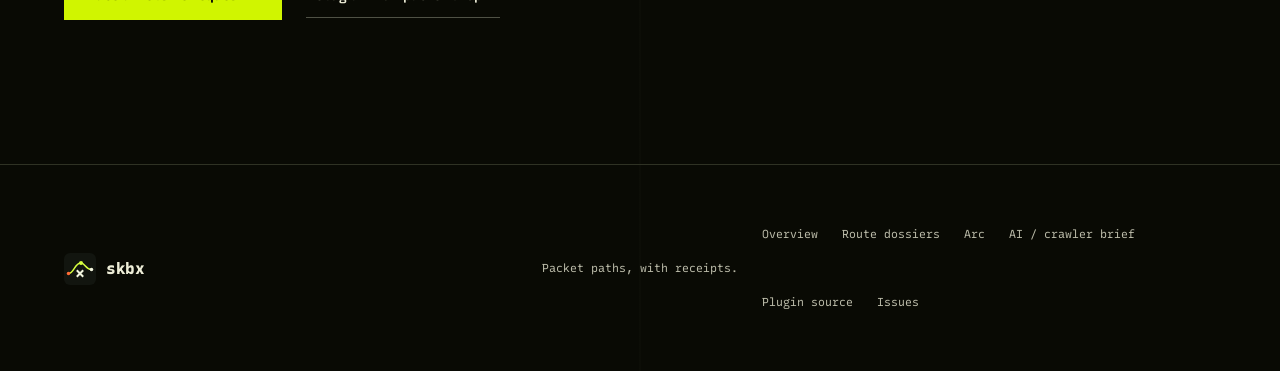
<file: docs/agents.html>
<!DOCTYPE html>
<html lang="en">
<head>
  <meta charset="utf-8">
  <meta name="viewport" content="width=device-width, initial-scale=1, viewport-fit=cover">
  <meta name="theme-color" content="#12150f">
  <meta name="description" content="Install the skbx packet-evidence plugin for Codex or Claude Code from one GitHub marketplace, then give your agent a safe Linux packet-tracing workflow.">
  <meta name="robots" content="index, follow, max-image-preview:large, max-snippet:-1, max-video-preview:-1">
  <meta name="author" content="copyleftdev">
  <meta property="og:title" content="Install skbx for Codex and Claude Code">
  <meta property="og:description" content="One GitHub source, two verified plugin manifests, and one rule: AI explains packet evidence—it never invents it.">
  <meta property="og:type" content="website">
  <meta property="og:url" content="https://copyleftdev.github.io/skbx/agents.html">
  <meta property="og:site_name" content="skbx">
  <meta property="og:locale" content="en_US">
  <meta property="og:image" content="https://copyleftdev.github.io/skbx/assets/skbx-social-card.png">
  <meta property="og:image:width" content="1200">
  <meta property="og:image:height" content="630">
  <meta property="og:image:alt" content="skbx packet flight recorder route through Linux kernel hooks">
  <meta name="twitter:card" content="summary_large_image">
  <meta name="twitter:title" content="Install skbx for Codex and Claude Code">
  <meta name="twitter:description" content="Give your coding agent a bounded, evidence-first Linux packet tracing workflow.">
  <meta name="twitter:image" content="https://copyleftdev.github.io/skbx/assets/skbx-social-card.png">
  <meta name="twitter:image:alt" content="skbx packet flight recorder route through Linux kernel hooks">
  <link rel="canonical" href="https://copyleftdev.github.io/skbx/agents.html">
  <link rel="icon" href="assets/skbx-flight-mark.svg" type="image/svg+xml">
  <link rel="preconnect" href="https://fonts.googleapis.com">
  <link rel="preconnect" href="https://fonts.gstatic.com" crossorigin>
  <link rel="preload" as="style" href="https://fonts.googleapis.com/css2?family=Recursive:slnt,wght@-15..0,300..1000&amp;family=Source+Serif+4:opsz,wght@8..60,300..900&amp;display=swap">
  <link href="https://fonts.googleapis.com/css2?family=Recursive:slnt,wght@-15..0,300..1000&amp;family=Source+Serif+4:opsz,wght@8..60,300..900&amp;display=swap" rel="stylesheet" media="print" onload="this.media='all'">
  <noscript><link href="https://fonts.googleapis.com/css2?family=Recursive:slnt,wght@-15..0,300..1000&amp;family=Source+Serif+4:opsz,wght@8..60,300..900&amp;display=swap" rel="stylesheet"></noscript>
  <link rel="stylesheet" href="styles.css">
  <script src="site.js" defer></script>
  <script type="application/ld+json">
  {
    "@context": "https://schema.org",
    "@graph": [
      {
        "@type": "WebPage",
        "@id": "https://copyleftdev.github.io/skbx/agents.html#webpage",
        "url": "https://copyleftdev.github.io/skbx/agents.html",
        "name": "Install skbx for Codex and Claude Code",
        "description": "Official onboarding commands for installing the skbx evidence-first Linux packet tracing plugin from its GitHub marketplace.",
        "inLanguage": "en",
        "isPartOf": {
          "@id": "https://copyleftdev.github.io/skbx/#webpage"
        },
        "about": {
          "@id": "https://copyleftdev.github.io/skbx/agents.html#plugin"
        }
      },
      {
        "@type": ["SoftwareApplication", "SoftwareSourceCode"],
        "@id": "https://copyleftdev.github.io/skbx/agents.html#plugin",
        "name": "skbx agent plugin",
        "softwareVersion": "0.1.0",
        "applicationCategory": "DeveloperApplication",
        "applicationSubCategory": "Agent skill for Linux packet-path investigation",
        "operatingSystem": "Codex CLI or Claude Code",
        "codeRepository": "https://github.com/copyleftdev/skbx",
        "downloadUrl": "https://github.com/copyleftdev/skbx",
        "installUrl": "https://copyleftdev.github.io/skbx/agents.html#install",
        "license": "https://github.com/copyleftdev/skbx/blob/main/LICENSE",
        "isAccessibleForFree": true,
        "description": "A shared agent skill packaged with native Codex and Claude Code plugin manifests. It guides safe skbx installation, preflight, bounded capture, reliability review, replay, and evidence explanation.",
        "featureList": [
          "Codex marketplace manifest",
          "Claude Code marketplace manifest",
          "Shared open-format agent skill",
          "Read-only host preflight before installation or attachment",
          "Explicit approval before privileged packet capture",
          "Observed, correlated, candidate, and unknown evidence language"
        ]
      },
      {
        "@type": "BreadcrumbList",
        "itemListElement": [
          {
            "@type": "ListItem",
            "position": 1,
            "name": "skbx",
            "item": "https://copyleftdev.github.io/skbx/"
          },
          {
            "@type": "ListItem",
            "position": 2,
            "name": "Agent onboarding",
            "item": "https://copyleftdev.github.io/skbx/agents.html"
          }
        ]
      }
    ]
  }
  </script>
  <title>Install skbx for Codex and Claude Code</title>
</head>
<body class="onboard-page">
  <a class="skip-link" href="#onboard-main">Skip to agent onboarding</a>

  <header class="site-header onboard-header" data-header>
    <a class="brand" href="./">
      <img src="assets/skbx-flight-mark.svg" alt="" width="36" height="36">
      <span>skbx</span>
      <span class="brand-state">agent onboarding</span>
    </a>
    <nav aria-label="Agent onboarding navigation">
      <a href="./">Overview</a>
      <a href="route.html">Route dossiers</a>
      <a href="#install">Install</a>
      <a href="#guardrails">Guardrails</a>
      <a class="nav-github" href="https://github.com/copyleftdev/skbx/tree/main/plugins/skbx">Source <span aria-hidden="true">↗</span></a>
    </nav>
  </header>

  <main id="onboard-main">
    <section class="onboard-hero" aria-labelledby="onboard-title">
      <div class="onboard-hero-copy">
        <p class="eyebrow reveal" style="--i: 0">
          <span class="signal-dot"></span>
          Codex + Claude Code · plugin 0.1.0
        </p>
        <h1 id="onboard-title" class="reveal" style="--i: 1">
          Give your agent<br>
          a packet evidence<br>
          <em>protocol.</em>
        </h1>
        <p class="onboard-deck reveal" style="--i: 2">
          One GitHub repository exposes native marketplaces for Codex and
          Claude Code. Both install the same skbx workflow: inspect first,
          bound the capture, ask before privilege, and never invent the
          missing middle.
        </p>
        <div class="onboard-hero-actions reveal" style="--i: 3">
          <a class="primary-link" href="#install">Choose your agent <span aria-hidden="true">↓</span></a>
          <a class="text-link" href="#verified">See what was verified <span aria-hidden="true">→</span></a>
        </div>
      </div>

      <div class="agent-handshake reveal" style="--i: 4" aria-label="Plugin route from GitHub to Codex and Claude Code">
        <div class="handshake-source">
          <span>MARKETPLACE SOURCE</span>
          <strong>copyleftdev/skbx</strong>
          <code>https://github.com/copyleftdev/skbx.git</code>
        </div>
        <div class="handshake-route" aria-hidden="true">
          <span></span>
          <i></i>
          <span></span>
        </div>
        <div class="handshake-targets">
          <div>
            <span>CODEX</span>
            <strong>.codex-plugin</strong>
            <small>VALID</small>
          </div>
          <div>
            <span>CLAUDE CODE</span>
            <strong>.claude-plugin</strong>
            <small>VALID</small>
          </div>
        </div>
        <footer>
          <span>shared skill / use-skbx</span>
          <span>no connector · no secret</span>
        </footer>
      </div>
    </section>

    <section class="onboard-verdict" aria-labelledby="onboard-verdict-title">
      <p class="section-kicker">The official shape</p>
      <h2 id="onboard-verdict-title">Add the marketplace.<br><em>Then install the plugin.</em></h2>
      <p>
        A repository URL registers a catalog; it does not silently activate
        its contents. Both clients preserve that trust step by making plugin
        installation a second command.
      </p>
    </section>

    <section class="onboard-install" id="install" aria-labelledby="onboard-install-title">
      <header>
        <p class="section-kicker">Two clients · one source</p>
        <h2 id="onboard-install-title">Pick the lane<br>you are in.</h2>
        <p>
          These commands install the agent workflow. They do not install the
          native <code>skbx</code> binary or run a privileged capture.
        </p>
      </header>

      <div class="agent-lanes">
        <article class="agent-lane">
          <div class="agent-lane-head">
            <span>01 / CODEX</span>
            <strong>CLI + desktop</strong>
          </div>
          <ol>
            <li>
              <span>01</span>
              <div>
                <strong>Add the GitHub marketplace</strong>
                <p>Codex snapshots the repository's marketplace catalog.</p>
              </div>
            </li>
            <li>
              <span>02</span>
              <div>
                <strong>Install <code>skbx@skbx-tools</code></strong>
                <p>The shared skill becomes available to new sessions.</p>
              </div>
            </li>
            <li>
              <span>03</span>
              <div>
                <strong>Start a new session</strong>
                <p>Bundled skills load when the next Codex session begins.</p>
              </div>
            </li>
          </ol>
          <div class="agent-install-command">
            <div>
              <span>shell / codex</span>
              <button type="button"
                data-copy="codex plugin marketplace add https://github.com/copyleftdev/skbx.git&#10;codex plugin add skbx@skbx-tools"
                data-copy-success="Codex plugin commands copied."
                aria-label="Copy Codex plugin install commands">Copy commands</button>
            </div>
            <pre><code>codex plugin marketplace add \
  https://github.com/copyleftdev/skbx.git

codex plugin add skbx@skbx-tools</code></pre>
          </div>
        </article>

        <article class="agent-lane">
          <div class="agent-lane-head">
            <span>02 / CLAUDE CODE</span>
            <strong>CLI + editor</strong>
          </div>
          <ol>
            <li>
              <span>01</span>
              <div>
                <strong>Add the GitHub marketplace</strong>
                <p>Claude Code reads the repository's marketplace catalog.</p>
              </div>
            </li>
            <li>
              <span>02</span>
              <div>
                <strong>Install <code>skbx@skbx-tools</code></strong>
                <p>The workflow is cached under the plugin namespace.</p>
              </div>
            </li>
            <li>
              <span>03</span>
              <div>
                <strong>Reload plugins</strong>
                <p>Run <code>/reload-plugins</code> or restart Claude Code.</p>
              </div>
            </li>
          </ol>
          <div class="agent-install-command">
            <div>
              <span>shell / claude</span>
              <button type="button"
                data-copy="claude plugin marketplace add https://github.com/copyleftdev/skbx.git&#10;claude plugin install skbx@skbx-tools"
                data-copy-success="Claude Code plugin commands copied."
                aria-label="Copy Claude Code plugin install commands">Copy commands</button>
            </div>
            <pre><code>claude plugin marketplace add \
  https://github.com/copyleftdev/skbx.git

claude plugin install skbx@skbx-tools</code></pre>
          </div>
        </article>
      </div>
      <p id="copy-status" class="copy-status" role="status" aria-live="polite"></p>
    </section>

    <section class="onboard-boundary" id="guardrails" aria-labelledby="onboard-boundary-title">
      <div>
        <p class="section-kicker">What the plugin changes</p>
        <h2 id="onboard-boundary-title">Instructions arrive.<br>Authority does not.</h2>
        <p>
          This is a skill-only plugin. It bundles no MCP server, connector,
          background hook, credential, or native executable.
        </p>
      </div>
      <div class="onboard-boundary-ledger">
        <article>
          <span>THE AGENT MAY</span>
          <ul>
            <li>Inspect the OS, architecture, and existing binary</li>
            <li>Run <code>doctor</code> and a no-attach probe plan</li>
            <li>Replay an existing trace without root</li>
            <li>Propose the narrowest next capture</li>
            <li>Explain evidence with stable handles</li>
          </ul>
        </article>
        <article>
          <span>THE AGENT MUST NOT</span>
          <ul>
            <li>Install packages without permission</li>
            <li>Run <code>sudo</code> without explicit authorization</li>
            <li>Capture traffic outside the user's authority</li>
            <li>Call a partial trace complete</li>
            <li>Invent ISP or target-host observations</li>
          </ul>
        </article>
      </div>
    </section>

    <section class="onboard-first-prompt" aria-labelledby="onboard-prompt-title">
      <div>
        <p class="section-kicker">First contact</p>
        <h2 id="onboard-prompt-title">Ask for a plan<br>before a trace.</h2>
      </div>
      <div class="prompt-receipt">
        <span>starter prompt / safe boundary</span>
        <blockquote>
          Use skbx to check this Linux host, plan a bounded trace for an HTTPS
          request, and stop before any privileged capture.
        </blockquote>
        <button type="button"
          data-copy="Use skbx to check this Linux host, plan a bounded trace for an HTTPS request, and stop before any privileged capture."
          data-copy-success="Starter prompt copied."
          aria-label="Copy the safe skbx starter prompt">Copy prompt</button>
      </div>
    </section>

    <section class="onboard-protocol" aria-labelledby="onboard-protocol-title">
      <header>
        <p class="section-kicker">Shared skill · open format</p>
        <h2 id="onboard-protocol-title">The same investigation<br>language on both sides.</h2>
      </header>
      <ol>
        <li><span>01</span><strong>Inspect</strong><p>Read-only host and binary checks.</p></li>
        <li><span>02</span><strong>Plan</strong><p>Resolve probes without attachment.</p></li>
        <li><span>03</span><strong>Authorize</strong><p>Name scope before privilege.</p></li>
        <li><span>04</span><strong>Capture</strong><p>Bound time, traffic, and output.</p></li>
        <li><span>05</span><strong>Verify</strong><p>Read footer and loss counters.</p></li>
        <li><span>06</span><strong>Explain</strong><p>Cite handles; preserve unknowns.</p></li>
      </ol>
    </section>

    <section class="onboard-verified" id="verified" aria-labelledby="onboard-verified-title">
      <div>
        <p class="section-kicker">Verified 2026-07-27</p>
        <h2 id="onboard-verified-title">Schemas checked.<br>Commands exercised.</h2>
        <p>
          The plugin and marketplace manifests pass the native validators for
          Codex CLI 0.145.0 and Claude Code 2.1.220.
        </p>
      </div>
      <div class="verification-register">
        <a href="https://developers.openai.com/plugins/build/plugins">
          <span>OPENAI</span>
          <strong>Package plugins + Git marketplaces</strong>
          <span aria-hidden="true">↗</span>
        </a>
        <a href="https://code.claude.com/docs/en/plugin-marketplaces">
          <span>ANTHROPIC</span>
          <strong>Create + distribute plugin marketplaces</strong>
          <span aria-hidden="true">↗</span>
        </a>
        <a href="https://github.com/copyleftdev/skbx/blob/main/plugins/skbx/skills/use-skbx/SKILL.md">
          <span>SHARED CONTRACT</span>
          <strong>Inspect the installed skill instructions</strong>
          <span aria-hidden="true">↗</span>
        </a>
      </div>
    </section>

    <section class="onboard-next" aria-labelledby="onboard-next-title">
      <p class="section-kicker">Installed is not observed</p>
      <h2 id="onboard-next-title">Give it a bounded<br>question to answer.</h2>
      <div>
        <a class="primary-link" href="guides/trace-a-website-request.html">Trace a website request <span aria-hidden="true">→</span></a>
        <a class="text-link" href="guides/debug-linux-packet-drops.html">Debug a Linux packet drop <span aria-hidden="true">→</span></a>
      </div>
    </section>
  </main>

  <footer class="site-footer">
    <a class="brand footer-brand" href="./">
      <img src="assets/skbx-flight-mark.svg" alt="" width="32" height="32">
      <span>skbx</span>
    </a>
    <p>Packet paths, with receipts.</p>
    <div>
      <a href="./">Overview</a>
      <a href="route.html">Route dossiers</a>
      <a href="arc.html">Arc</a>
      <a href="llms.txt">AI / crawler brief</a>
      <a href="https://github.com/copyleftdev/skbx/tree/main/plugins/skbx">Plugin source</a>
      <a href="https://github.com/copyleftdev/skbx/issues">Issues</a>
    </div>
  </footer>
</body>
</html>
</file>
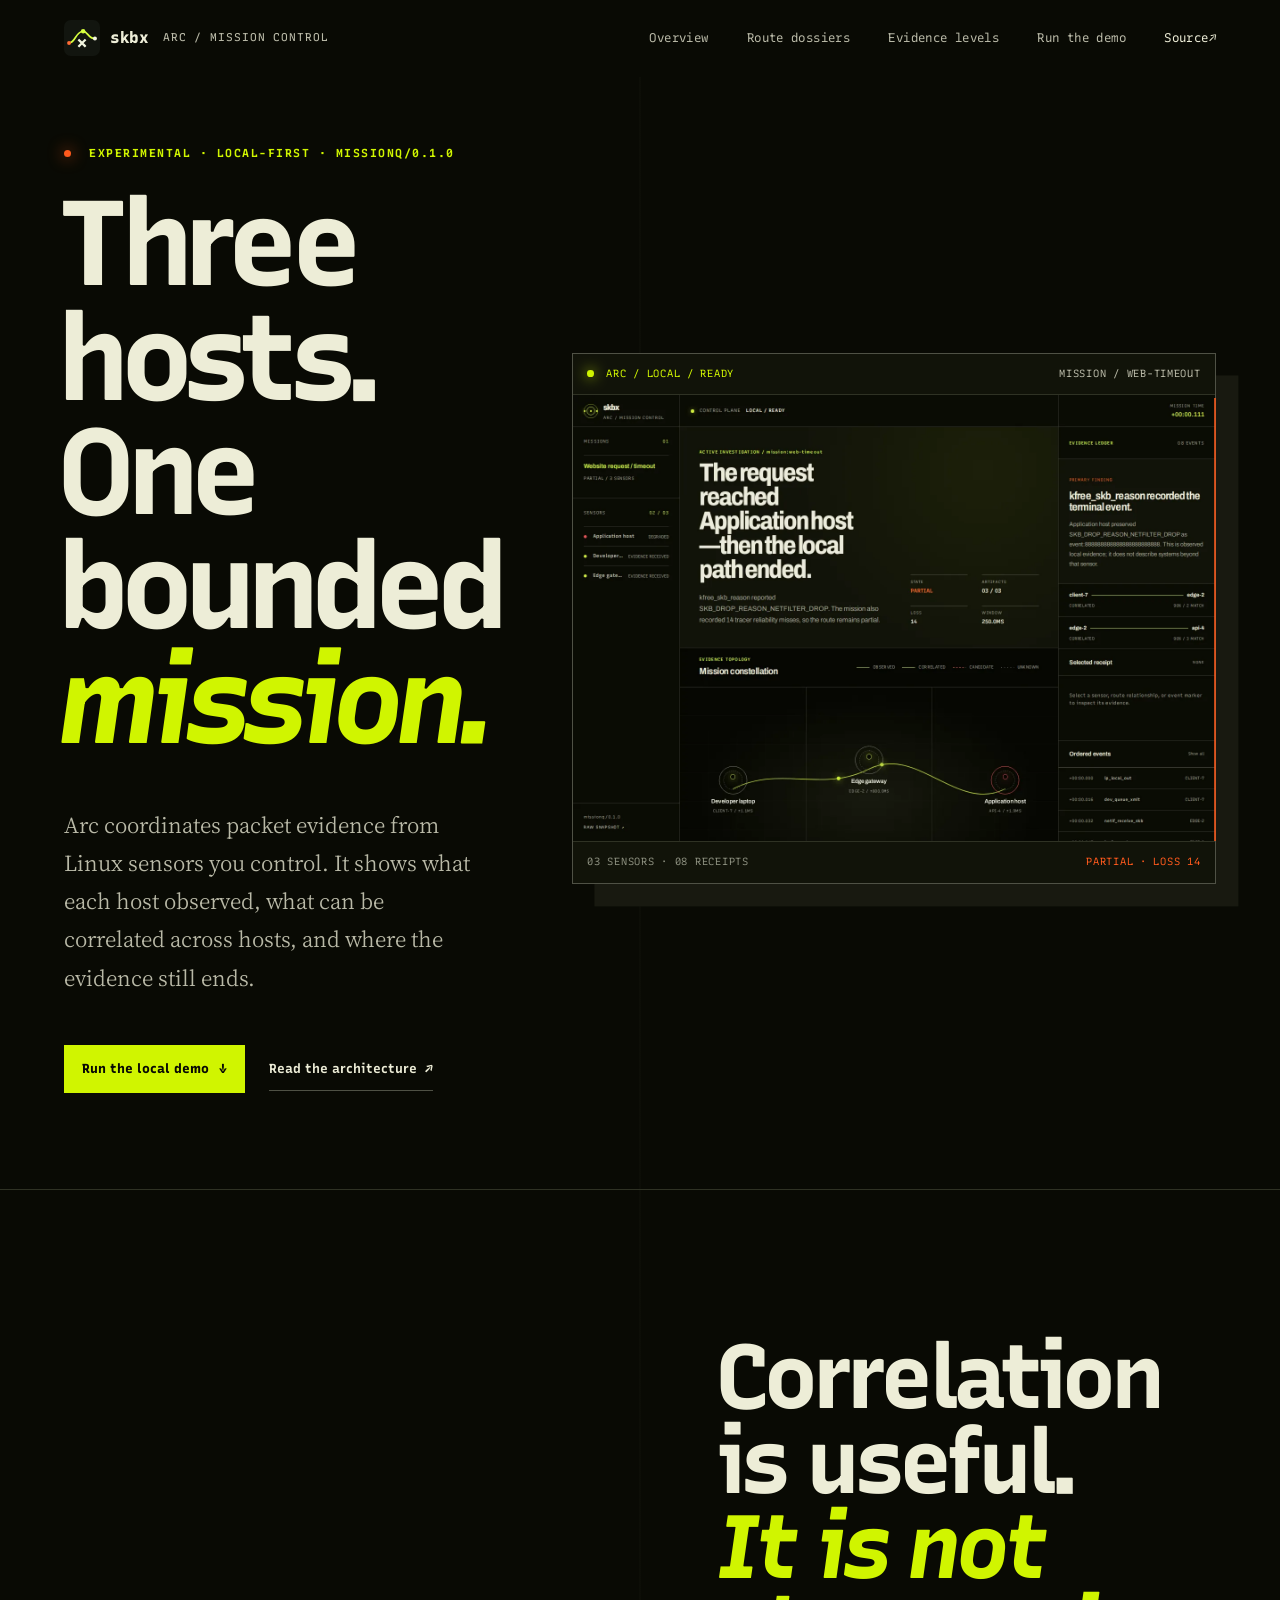
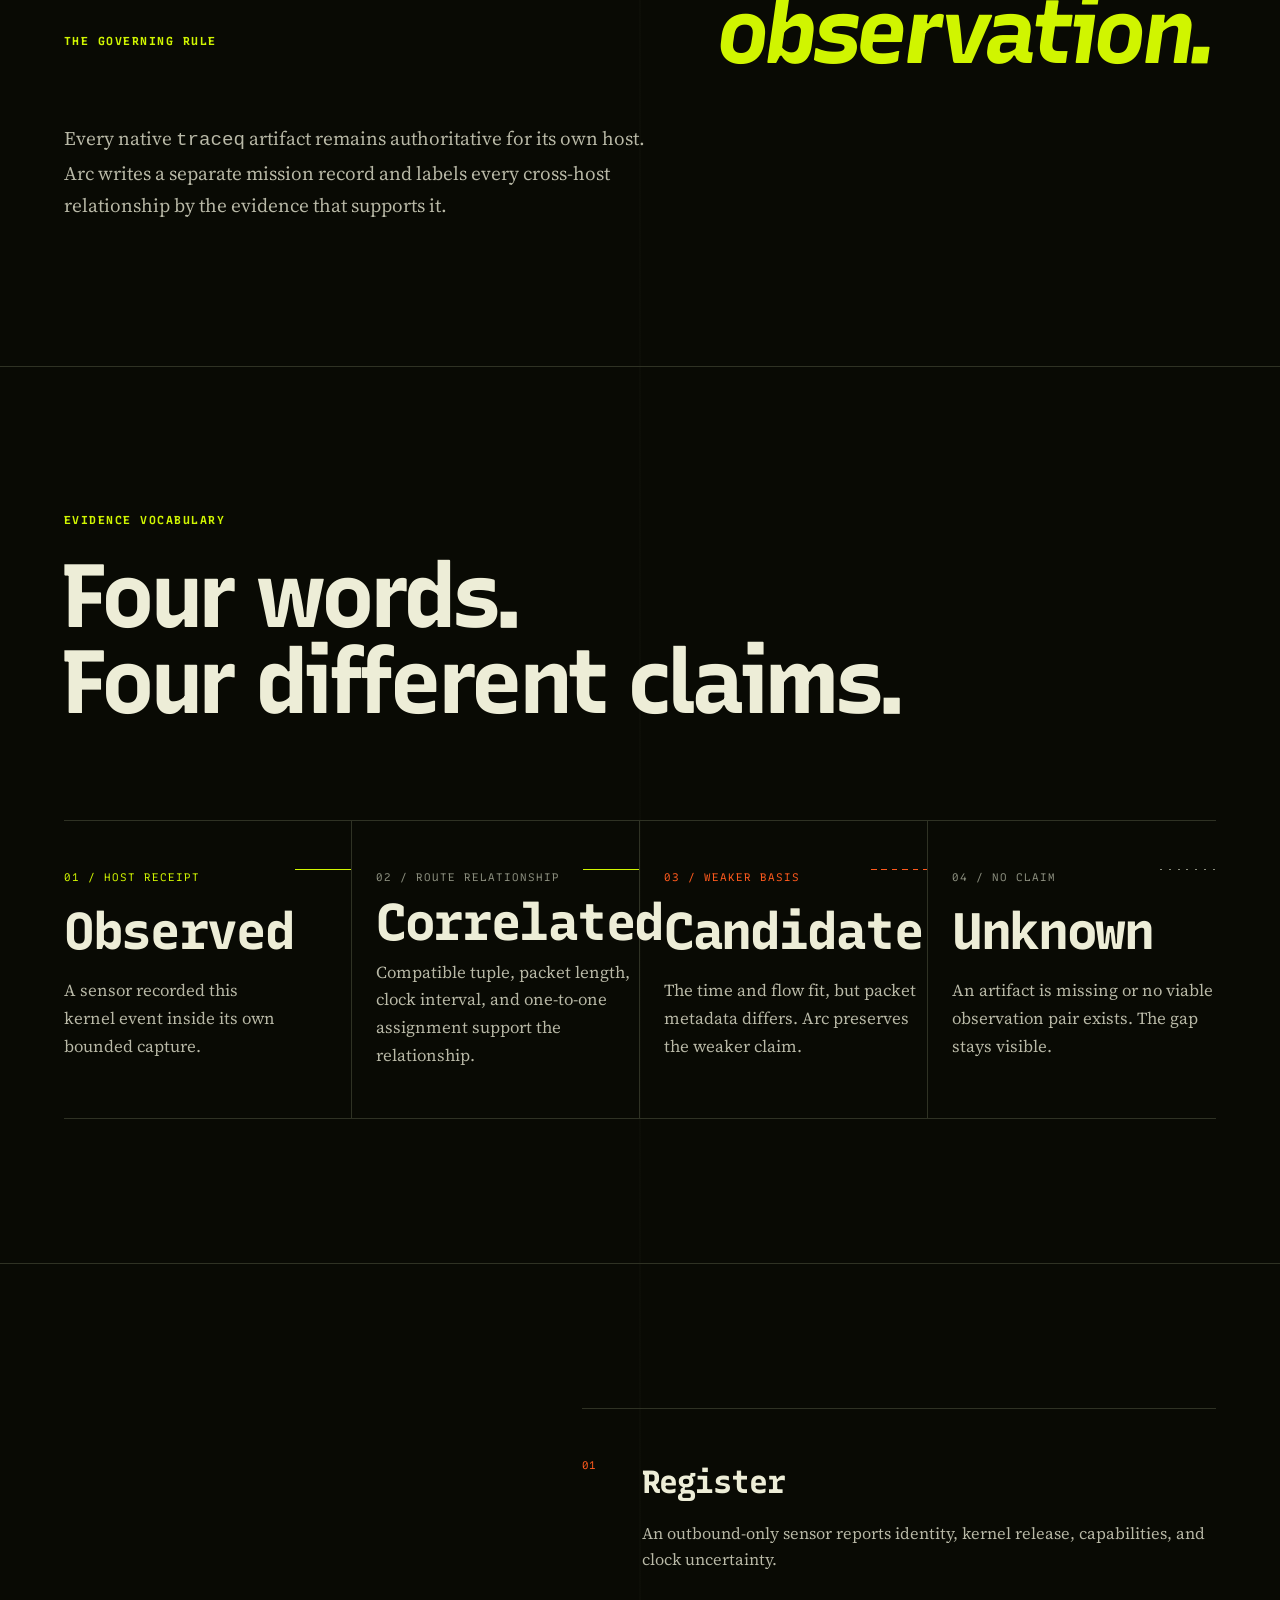
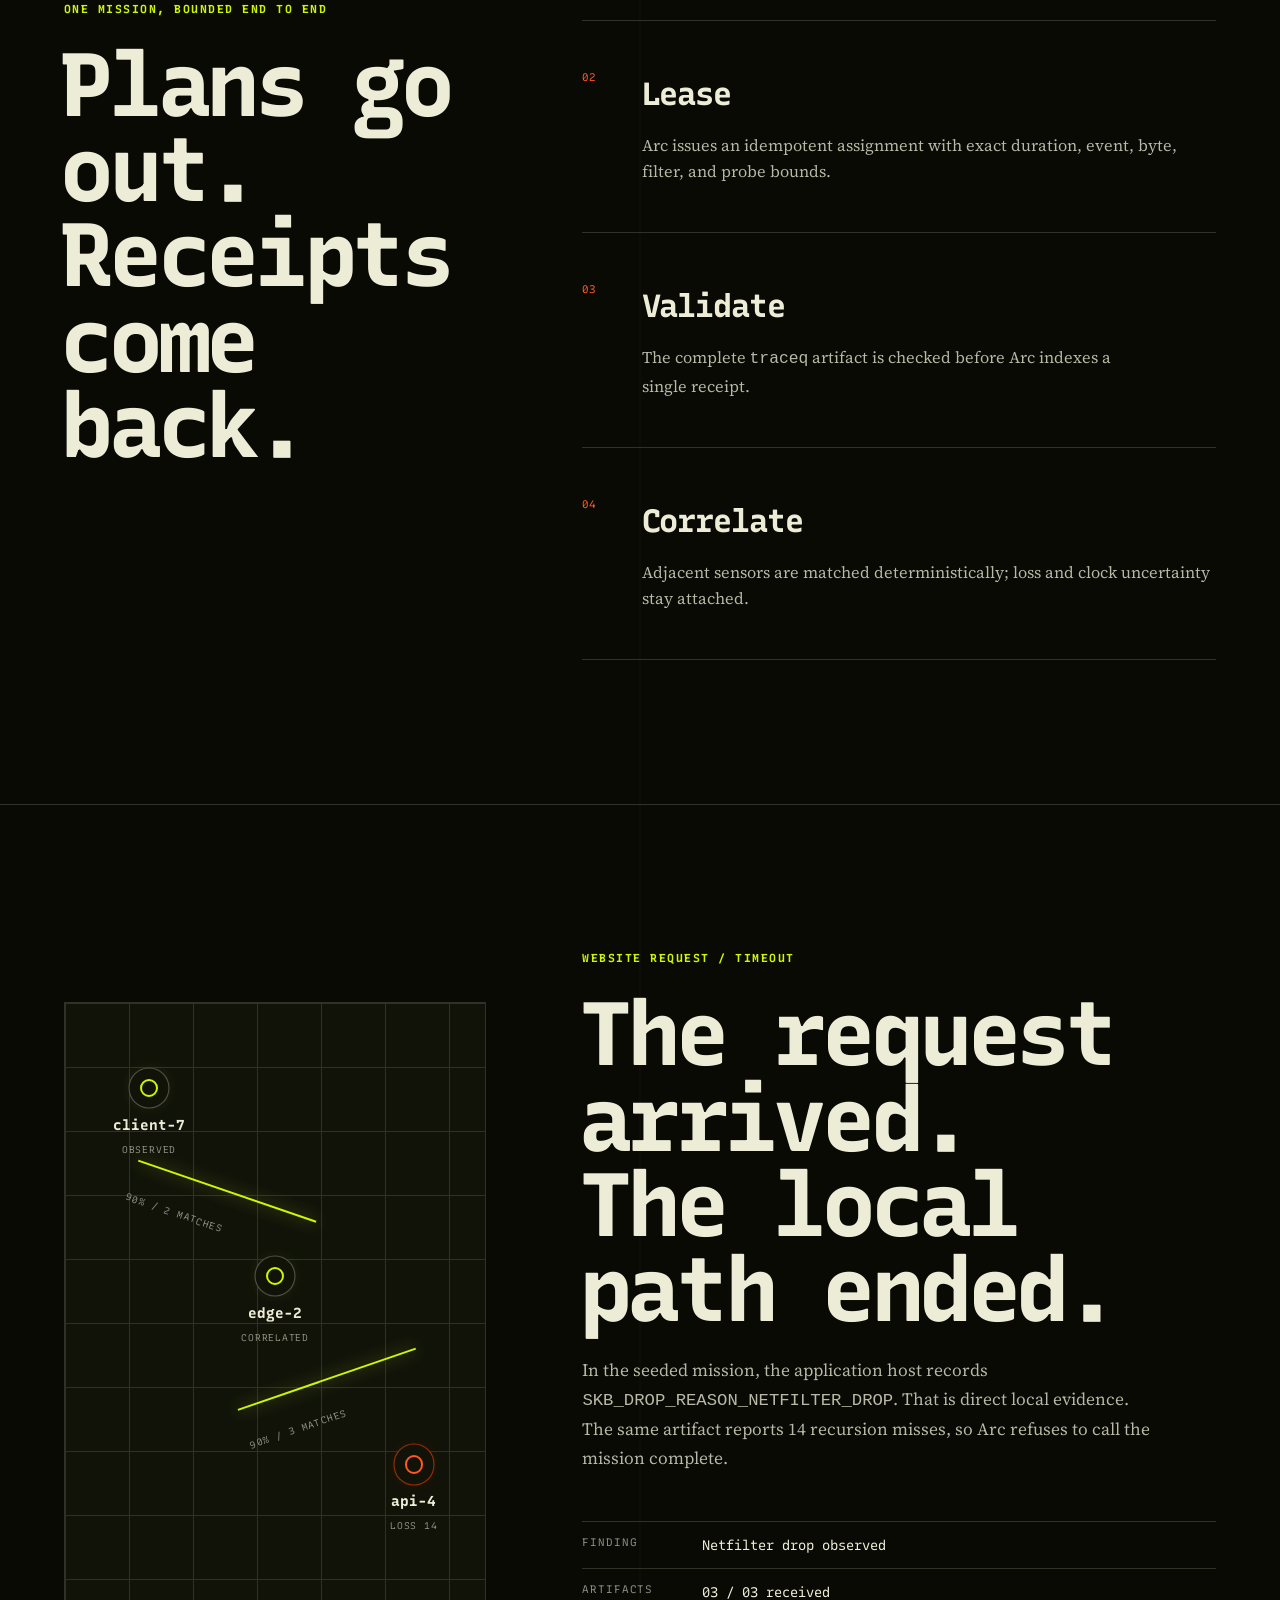
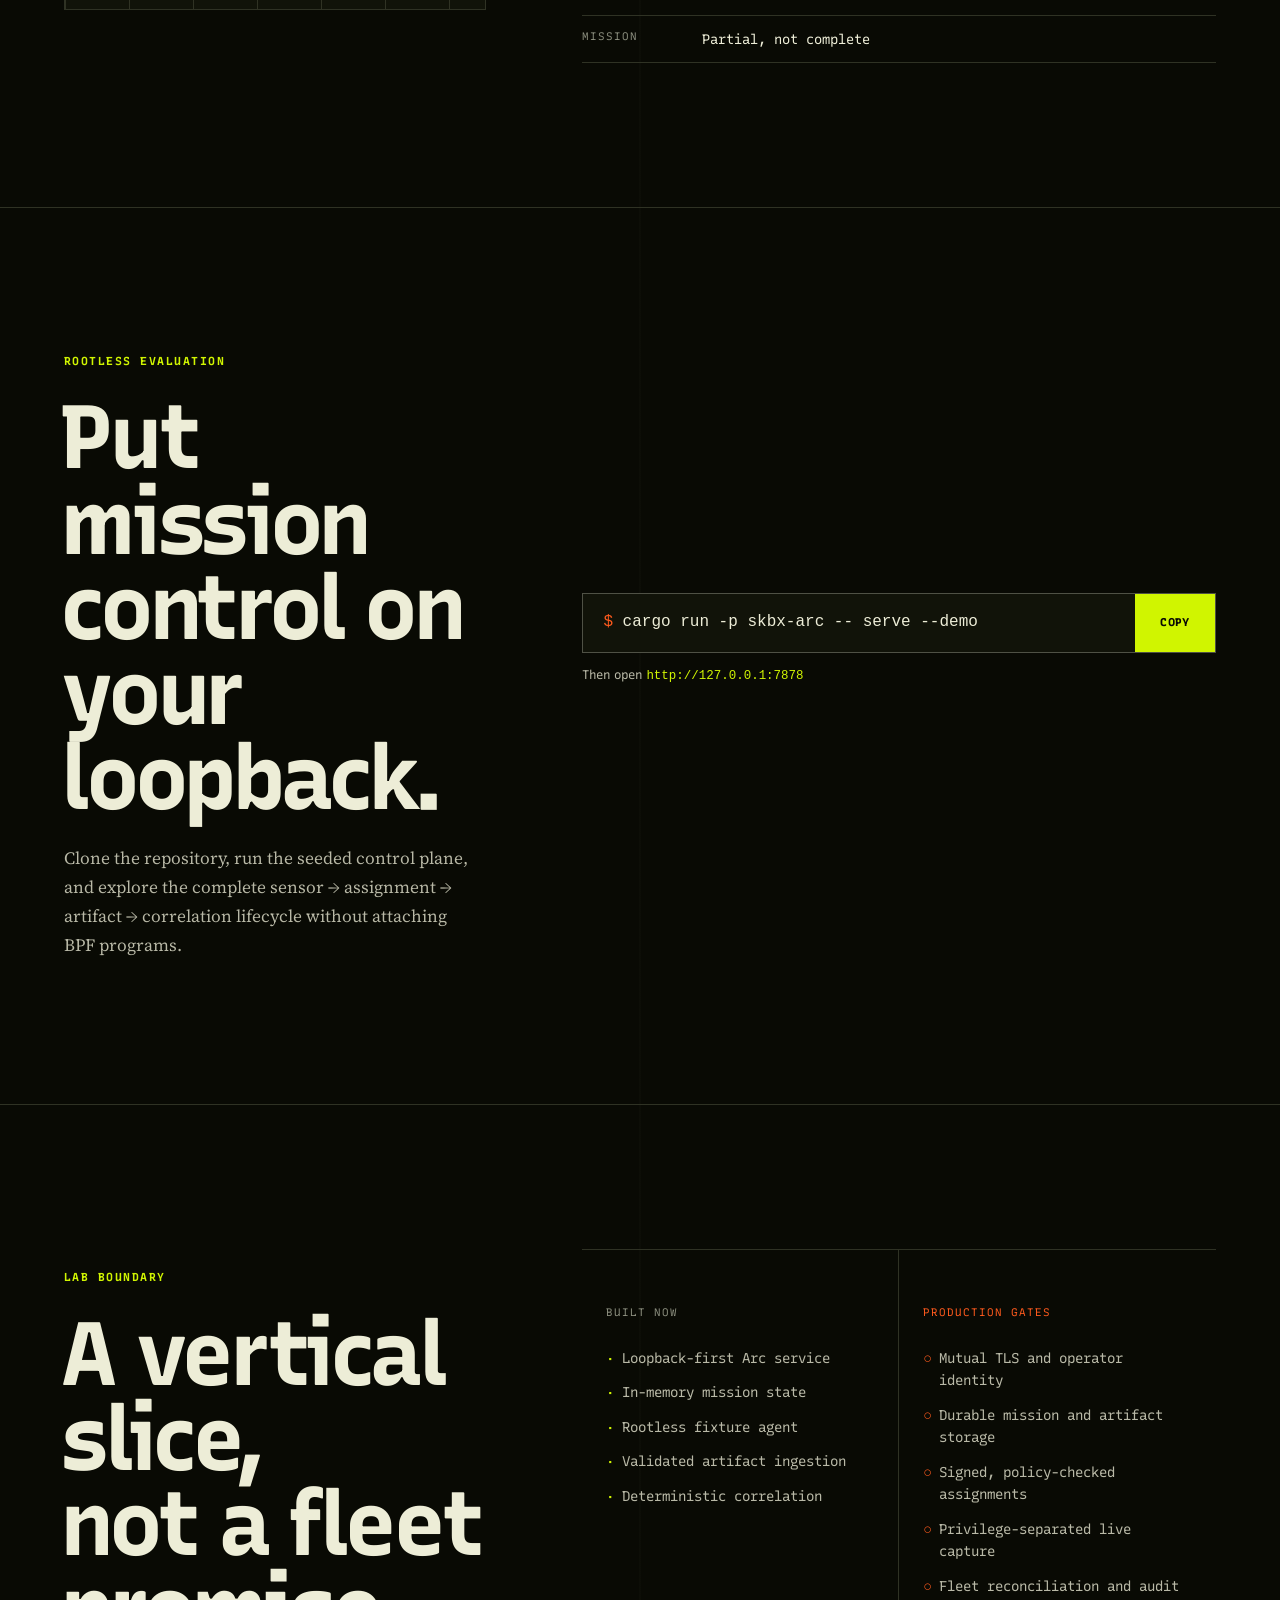
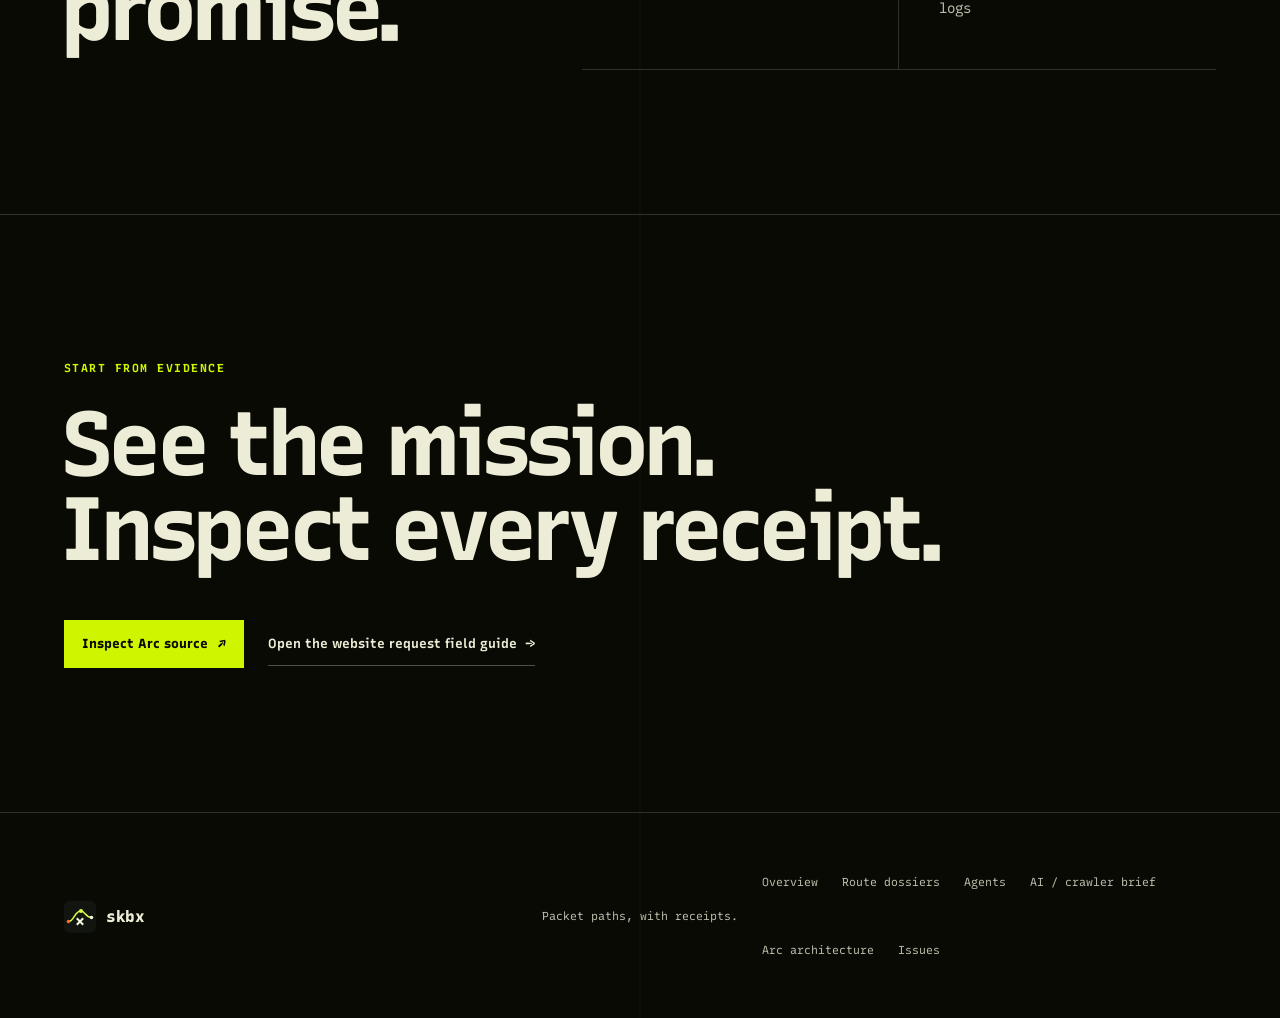
<file: docs/arc.html>
<!DOCTYPE html>
<html lang="en">
<head>
  <meta charset="utf-8">
  <meta name="viewport" content="width=device-width, initial-scale=1, viewport-fit=cover">
  <meta name="theme-color" content="#12150f">
  <meta name="description" content="Explore skbx Arc, an experimental local-first command center for bounded multi-host Linux packet investigations with explicit observed, correlated, candidate, and unknown evidence.">
  <meta name="robots" content="index, follow, max-image-preview:large, max-snippet:-1, max-video-preview:-1">
  <meta name="author" content="copyleftdev">
  <meta property="og:title" content="skbx Arc — multi-host packet evidence without invented certainty">
  <meta property="og:description" content="Coordinate bounded Linux packet traces across several sensors and keep observations, correlations, and unknown space visibly separate.">
  <meta property="og:type" content="website">
  <meta property="og:url" content="https://copyleftdev.github.io/skbx/arc.html">
  <meta property="og:site_name" content="skbx">
  <meta property="og:locale" content="en_US">
  <meta property="og:image" content="https://copyleftdev.github.io/skbx/assets/arc-mission-constellation.webp">
  <meta property="og:image:width" content="1440">
  <meta property="og:image:height" content="1000">
  <meta property="og:image:alt" content="skbx Arc Mission Constellation across three Linux sensors">
  <meta name="twitter:card" content="summary_large_image">
  <meta name="twitter:title" content="skbx Arc — multi-host packet mission control">
  <meta name="twitter:description" content="Bounded capture missions. Immutable host evidence. Explicit correlation uncertainty.">
  <meta name="twitter:image" content="https://copyleftdev.github.io/skbx/assets/arc-mission-constellation.webp">
  <meta name="twitter:image:alt" content="skbx Arc Mission Constellation across three Linux sensors">
  <link rel="canonical" href="https://copyleftdev.github.io/skbx/arc.html">
  <link rel="icon" href="assets/skbx-flight-mark.svg" type="image/svg+xml">
  <link rel="preconnect" href="https://fonts.googleapis.com">
  <link rel="preconnect" href="https://fonts.gstatic.com" crossorigin>
  <link rel="preload" as="style" href="https://fonts.googleapis.com/css2?family=Recursive:slnt,wght@-15..0,300..1000&amp;family=Source+Serif+4:opsz,wght@8..60,300..900&amp;display=swap">
  <link href="https://fonts.googleapis.com/css2?family=Recursive:slnt,wght@-15..0,300..1000&amp;family=Source+Serif+4:opsz,wght@8..60,300..900&amp;display=swap" rel="stylesheet" media="print" onload="this.media='all'">
  <noscript><link href="https://fonts.googleapis.com/css2?family=Recursive:slnt,wght@-15..0,300..1000&amp;family=Source+Serif+4:opsz,wght@8..60,300..900&amp;display=swap" rel="stylesheet"></noscript>
  <link rel="stylesheet" href="styles.css">
  <script src="site.js" defer></script>
  <script type="application/ld+json">
  {
    "@context": "https://schema.org",
    "@graph": [
      {
        "@type": "WebPage",
        "@id": "https://copyleftdev.github.io/skbx/arc.html#webpage",
        "url": "https://copyleftdev.github.io/skbx/arc.html",
        "name": "skbx Arc — multi-host packet evidence without invented certainty",
        "description": "An experimental local-first command center for coordinating bounded Linux packet captures and distinguishing direct observations from cross-host correlations.",
        "inLanguage": "en",
        "isPartOf": {
          "@id": "https://copyleftdev.github.io/skbx/#webpage"
        },
        "about": {
          "@id": "https://copyleftdev.github.io/skbx/arc.html#software"
        },
        "primaryImageOfPage": {
          "@id": "https://copyleftdev.github.io/skbx/arc.html#console"
        }
      },
      {
        "@type": "ImageObject",
        "@id": "https://copyleftdev.github.io/skbx/arc.html#console",
        "url": "https://copyleftdev.github.io/skbx/assets/arc-mission-constellation.webp",
        "contentUrl": "https://copyleftdev.github.io/skbx/assets/arc-mission-constellation.webp",
        "width": 1440,
        "height": 1000,
        "caption": "skbx Arc Mission Constellation showing a bounded three-sensor website request investigation"
      },
      {
        "@type": ["SoftwareApplication", "SoftwareSourceCode"],
        "@id": "https://copyleftdev.github.io/skbx/arc.html#software",
        "name": "skbx Arc",
        "softwareVersion": "0.1.0",
        "applicationCategory": "DeveloperApplication",
        "applicationSubCategory": "Multi-host Linux packet investigation",
        "operatingSystem": "Linux",
        "programmingLanguage": ["Rust", "JavaScript"],
        "codeRepository": "https://github.com/copyleftdev/skbx",
        "license": "https://github.com/copyleftdev/skbx/blob/main/LICENSE",
        "isAccessibleForFree": true,
        "description": "Experimental local-first mission control for bounded skbx packet captures. Arc preserves per-host traceq artifacts and labels cross-host relationships as correlated, candidate, or unknown.",
        "featureList": [
          "Bounded capture missions across up to 32 sensors",
          "Immutable traceq artifact validation",
          "Explicit observed, correlated, candidate, and unknown evidence levels",
          "Deterministic one-to-one packet observation matching",
          "Visible clock uncertainty and capture loss",
          "Responsive Mission Constellation console"
        ]
      },
      {
        "@type": "BreadcrumbList",
        "itemListElement": [
          {
            "@type": "ListItem",
            "position": 1,
            "name": "skbx",
            "item": "https://copyleftdev.github.io/skbx/"
          },
          {
            "@type": "ListItem",
            "position": 2,
            "name": "Arc",
            "item": "https://copyleftdev.github.io/skbx/arc.html"
          }
        ]
      }
    ]
  }
  </script>
  <title>skbx Arc — multi-host Linux packet mission control</title>
</head>
<body class="arc-page">
  <a class="skip-link" href="#arc-main">Skip to Arc</a>

  <header class="site-header arc-header" data-header>
    <a class="brand" href="./">
      <img src="assets/skbx-flight-mark.svg" alt="" width="36" height="36">
      <span>skbx</span>
      <span class="brand-state">Arc / mission control</span>
    </a>
    <nav aria-label="Arc navigation">
      <a href="./">Overview</a>
      <a href="route.html">Route dossiers</a>
      <a href="#evidence-levels">Evidence levels</a>
      <a href="#try-arc">Run the demo</a>
      <a class="nav-github" href="https://github.com/copyleftdev/skbx/tree/main/crates/skbx-arc">Source <span aria-hidden="true">↗</span></a>
    </nav>
  </header>

  <main id="arc-main">
    <section class="arc-hero" aria-labelledby="arc-title">
      <div class="arc-hero-copy">
        <p class="eyebrow reveal" style="--i: 0">
          <span class="signal-dot"></span>
          Experimental · local-first · missionq/0.1.0
        </p>
        <h1 id="arc-title" class="reveal" style="--i: 1">
          Three hosts.<br>
          One bounded<br>
          <em>mission.</em>
        </h1>
        <p class="arc-hero-deck reveal" style="--i: 2">
          Arc coordinates packet evidence from Linux sensors you control. It
          shows what each host observed, what can be correlated across hosts,
          and where the evidence still ends.
        </p>
        <div class="arc-hero-actions reveal" style="--i: 3">
          <a class="primary-link" href="#try-arc">Run the local demo <span aria-hidden="true">↓</span></a>
          <a class="text-link" href="https://github.com/copyleftdev/skbx/blob/main/docs/arc.md">Read the architecture <span aria-hidden="true">↗</span></a>
        </div>
      </div>

      <figure class="arc-console reveal" style="--i: 4">
        <div class="arc-console-chrome" aria-hidden="true">
          <span><i></i> ARC / LOCAL / READY</span>
          <span>MISSION / WEB-TIMEOUT</span>
        </div>
        <img
          src="assets/arc-mission-constellation.webp"
          width="1440"
          height="1000"
          fetchpriority="high"
          alt="Arc Mission Constellation showing a request correlated from a developer laptop through an edge gateway to an application host, where a Netfilter drop is observed and the mission remains partial">
        <figcaption>
          <span>03 sensors · 08 receipts</span>
          <span>partial · loss 14</span>
        </figcaption>
      </figure>
    </section>

    <section class="arc-verdict" aria-labelledby="arc-verdict-title">
      <p class="section-kicker">The governing rule</p>
      <h2 id="arc-verdict-title">Correlation is useful.<br><em>It is not observation.</em></h2>
      <p>
        Every native <code>traceq</code> artifact remains authoritative for its
        own host. Arc writes a separate mission record and labels every
        cross-host relationship by the evidence that supports it.
      </p>
    </section>

    <section class="arc-evidence" id="evidence-levels" aria-labelledby="arc-evidence-title">
      <header>
        <p class="section-kicker">Evidence vocabulary</p>
        <h2 id="arc-evidence-title">Four words.<br>Four different claims.</h2>
      </header>
      <div class="arc-evidence-ledger">
        <article data-level="observed">
          <span>01 / HOST RECEIPT</span>
          <h3>Observed</h3>
          <p>A sensor recorded this kernel event inside its own bounded capture.</p>
        </article>
        <article data-level="correlated">
          <span>02 / ROUTE RELATIONSHIP</span>
          <h3>Correlated</h3>
          <p>Compatible tuple, packet length, clock interval, and one-to-one assignment support the relationship.</p>
        </article>
        <article data-level="candidate">
          <span>03 / WEAKER BASIS</span>
          <h3>Candidate</h3>
          <p>The time and flow fit, but packet metadata differs. Arc preserves the weaker claim.</p>
        </article>
        <article data-level="unknown">
          <span>04 / NO CLAIM</span>
          <h3>Unknown</h3>
          <p>An artifact is missing or no viable observation pair exists. The gap stays visible.</p>
        </article>
      </div>
    </section>

    <section class="arc-mission-flow" aria-labelledby="arc-flow-title">
      <div class="arc-flow-heading">
        <p class="section-kicker">One mission, bounded end to end</p>
        <h2 id="arc-flow-title">Plans go out.<br>Receipts come back.</h2>
      </div>
      <ol>
        <li>
          <span>01</span>
          <div><strong>Register</strong><p>An outbound-only sensor reports identity, kernel release, capabilities, and clock uncertainty.</p></div>
        </li>
        <li>
          <span>02</span>
          <div><strong>Lease</strong><p>Arc issues an idempotent assignment with exact duration, event, byte, filter, and probe bounds.</p></div>
        </li>
        <li>
          <span>03</span>
          <div><strong>Validate</strong><p>The complete <code>traceq</code> artifact is checked before Arc indexes a single receipt.</p></div>
        </li>
        <li>
          <span>04</span>
          <div><strong>Correlate</strong><p>Adjacent sensors are matched deterministically; loss and clock uncertainty stay attached.</p></div>
        </li>
      </ol>
    </section>

    <section class="arc-topology" aria-labelledby="arc-topology-title">
      <div class="arc-topology-visual" aria-hidden="true">
        <span class="arc-node node-client"><i></i><strong>client-7</strong><small>observed</small></span>
        <span class="arc-link link-a"><i></i><small>90% / 2 matches</small></span>
        <span class="arc-node node-edge"><i></i><strong>edge-2</strong><small>correlated</small></span>
        <span class="arc-link link-b"><i></i><small>90% / 3 matches</small></span>
        <span class="arc-node node-api is-degraded"><i></i><strong>api-4</strong><small>loss 14</small></span>
      </div>
      <div class="arc-topology-copy">
        <p class="section-kicker">Website request / timeout</p>
        <h2 id="arc-topology-title">The request arrived.<br>The local path ended.</h2>
        <p>
          In the seeded mission, the application host records
          <code>SKB_DROP_REASON_NETFILTER_DROP</code>. That is direct local
          evidence. The same artifact reports 14 recursion misses, so Arc
          refuses to call the mission complete.
        </p>
        <dl>
          <div><dt>Finding</dt><dd>Netfilter drop observed</dd></div>
          <div><dt>Artifacts</dt><dd>03 / 03 received</dd></div>
          <div><dt>Mission</dt><dd>Partial, not complete</dd></div>
        </dl>
      </div>
    </section>

    <section class="arc-demo" id="try-arc" aria-labelledby="arc-demo-title">
      <div class="arc-demo-copy">
        <p class="section-kicker">Rootless evaluation</p>
        <h2 id="arc-demo-title">Put mission control on your loopback.</h2>
        <p>
          Clone the repository, run the seeded control plane, and explore the
          complete sensor → assignment → artifact → correlation lifecycle
          without attaching BPF programs.
        </p>
      </div>
      <div>
        <div class="install-command arc-demo-command">
          <code><span>$</span> cargo run -p skbx-arc -- serve --demo</code>
          <button type="button" data-copy="cargo run -p skbx-arc -- serve --demo" data-copy-success="Arc demo command copied." aria-label="Copy Arc demo command">Copy</button>
        </div>
        <p class="arc-demo-address">Then open <code>http://127.0.0.1:7878</code></p>
        <p id="copy-status" class="copy-status" role="status" aria-live="polite"></p>
      </div>
    </section>

    <section class="arc-boundary" aria-labelledby="arc-boundary-title">
      <div>
        <p class="section-kicker">Lab boundary</p>
        <h2 id="arc-boundary-title">A vertical slice,<br>not a fleet promise.</h2>
      </div>
      <div class="arc-boundary-ledger">
        <article>
          <span>BUILT NOW</span>
          <ul>
            <li>Loopback-first Arc service</li>
            <li>In-memory mission state</li>
            <li>Rootless fixture agent</li>
            <li>Validated artifact ingestion</li>
            <li>Deterministic correlation</li>
          </ul>
        </article>
        <article>
          <span>PRODUCTION GATES</span>
          <ul>
            <li>Mutual TLS and operator identity</li>
            <li>Durable mission and artifact storage</li>
            <li>Signed, policy-checked assignments</li>
            <li>Privilege-separated live capture</li>
            <li>Fleet reconciliation and audit logs</li>
          </ul>
        </article>
      </div>
    </section>

    <section class="arc-next" aria-labelledby="arc-next-title">
      <p class="section-kicker">Start from evidence</p>
      <h2 id="arc-next-title">See the mission.<br>Inspect every receipt.</h2>
      <div>
        <a class="primary-link" href="https://github.com/copyleftdev/skbx/tree/main/crates/skbx-arc">Inspect Arc source <span aria-hidden="true">↗</span></a>
        <a class="text-link" href="guides/trace-a-website-request.html">Open the website request field guide <span aria-hidden="true">→</span></a>
      </div>
    </section>
  </main>

  <footer class="site-footer">
    <a class="brand footer-brand" href="./">
      <img src="assets/skbx-flight-mark.svg" alt="" width="32" height="32">
      <span>skbx</span>
    </a>
    <p>Packet paths, with receipts.</p>
    <div>
      <a href="./">Overview</a>
      <a href="route.html">Route dossiers</a>
      <a href="agents.html">Agents</a>
      <a href="llms.txt">AI / crawler brief</a>
      <a href="https://github.com/copyleftdev/skbx/blob/main/docs/arc.md">Arc architecture</a>
      <a href="https://github.com/copyleftdev/skbx/issues">Issues</a>
    </div>
  </footer>
</body>
</html>
</file>
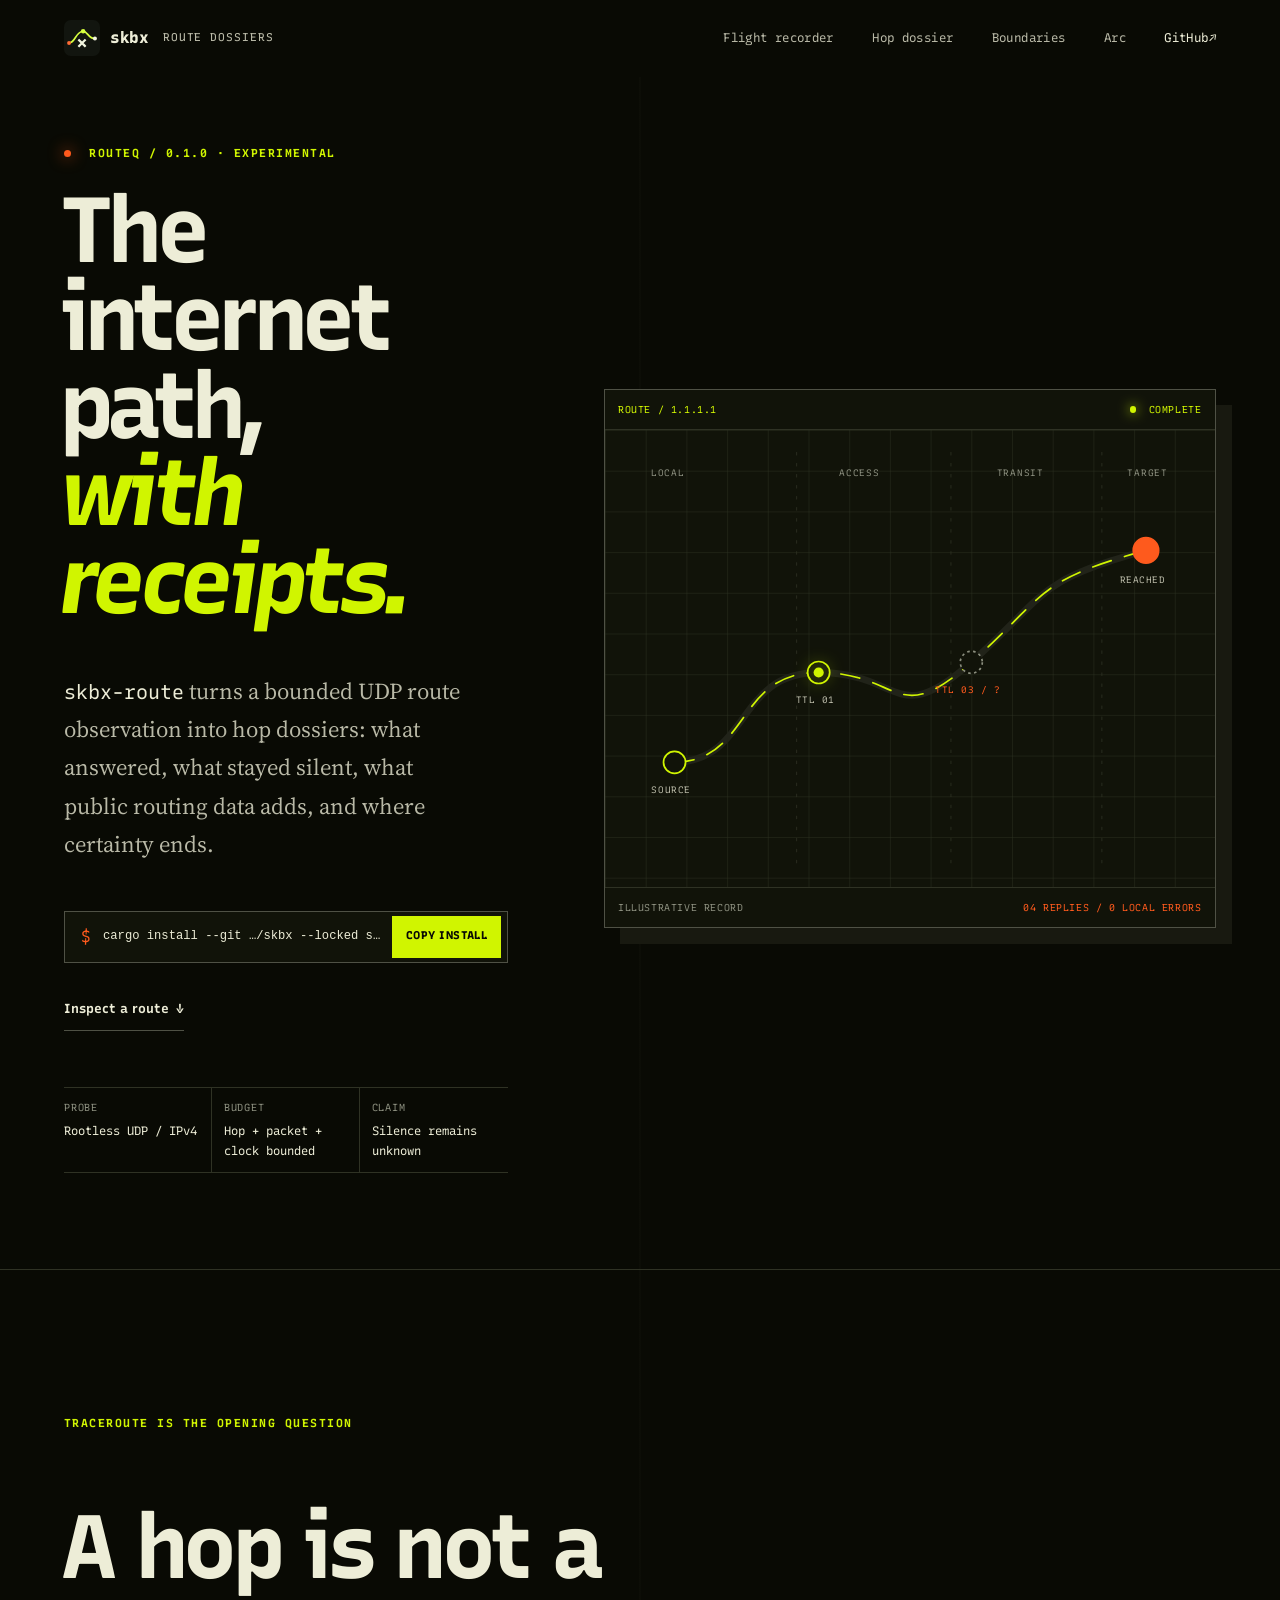
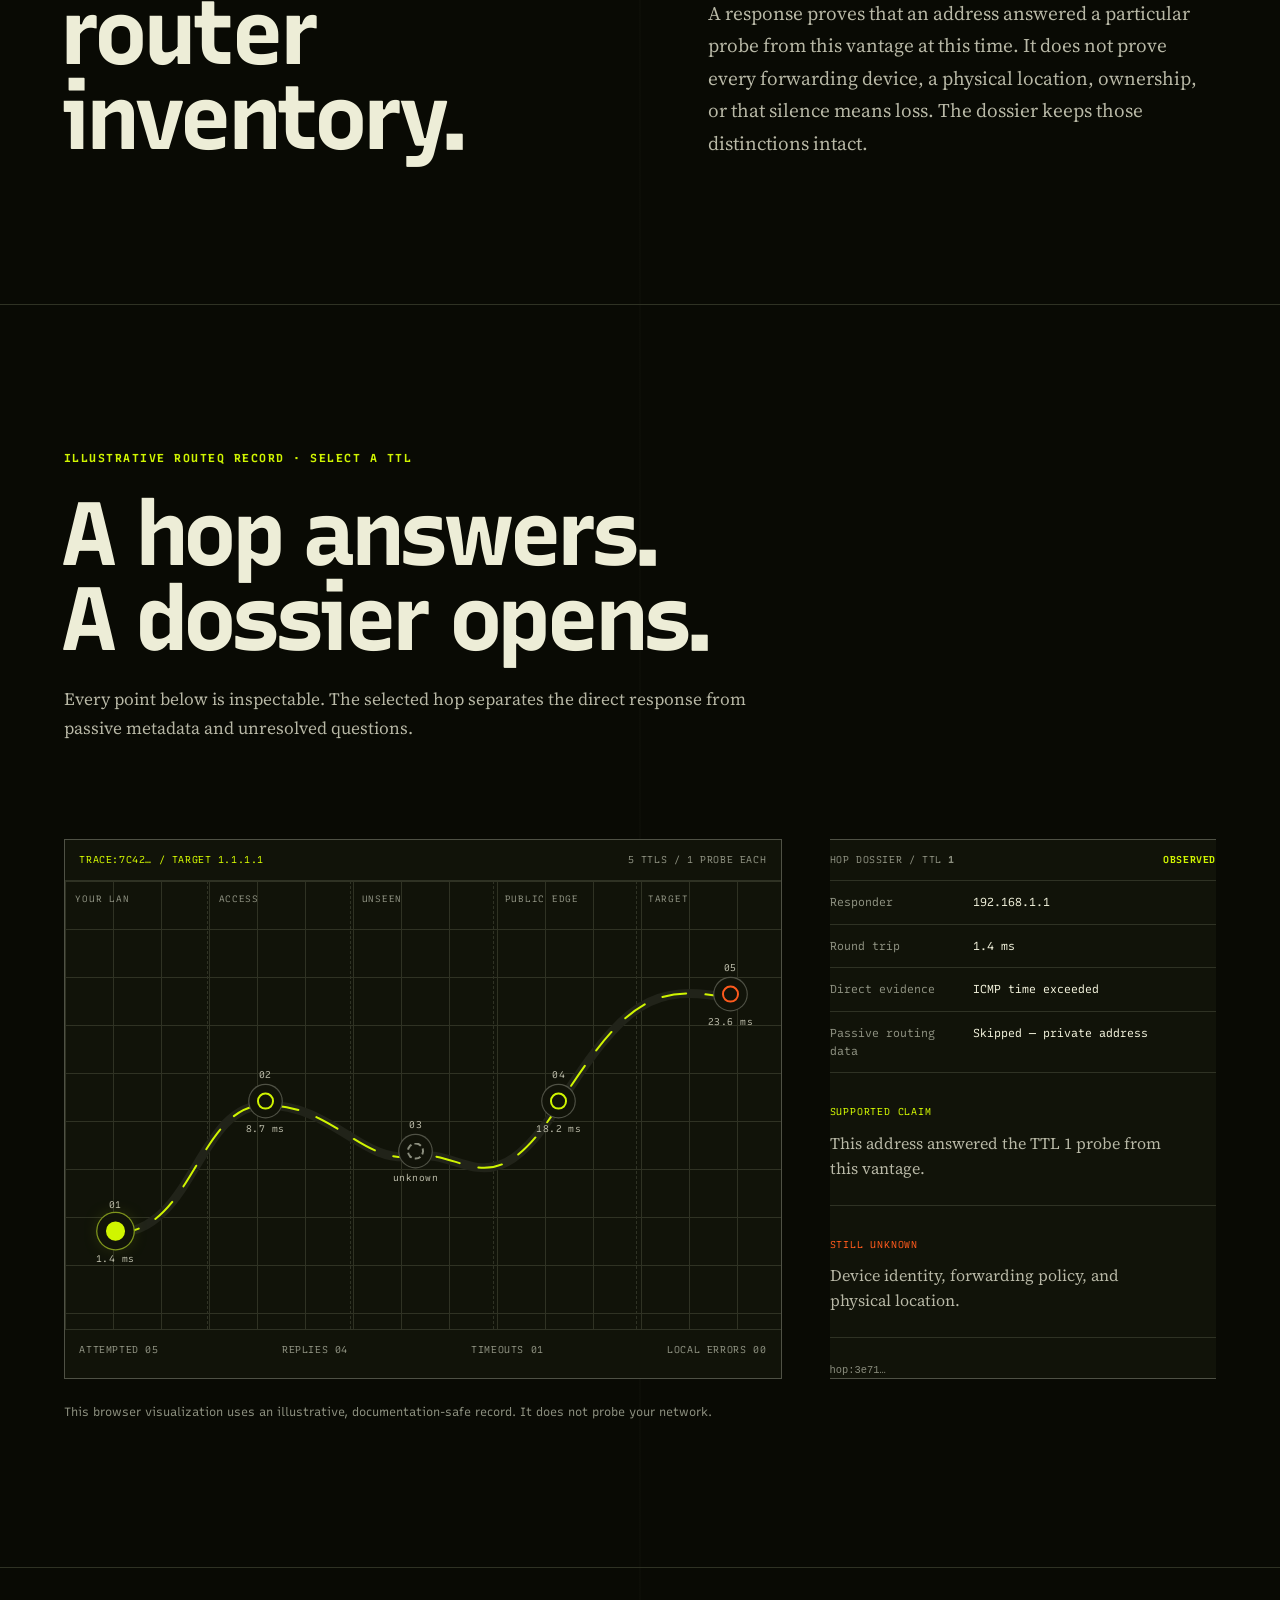
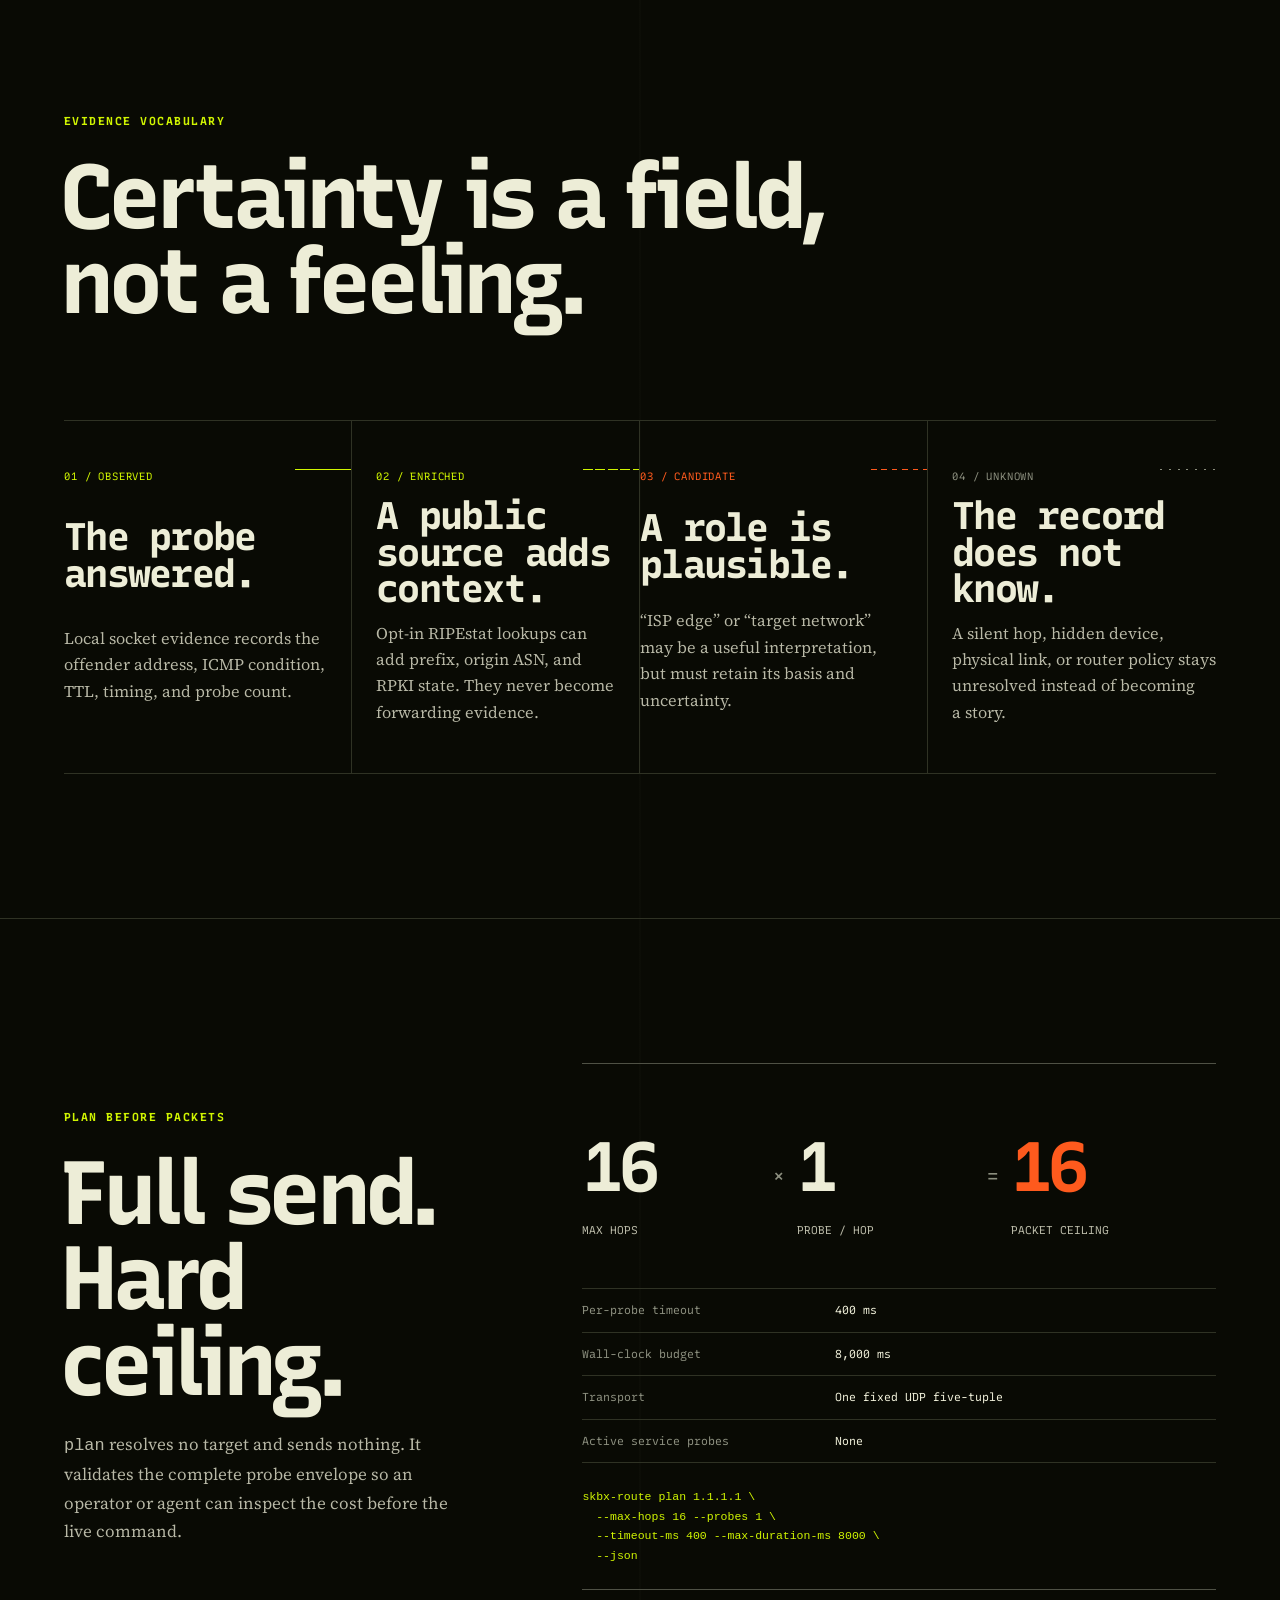
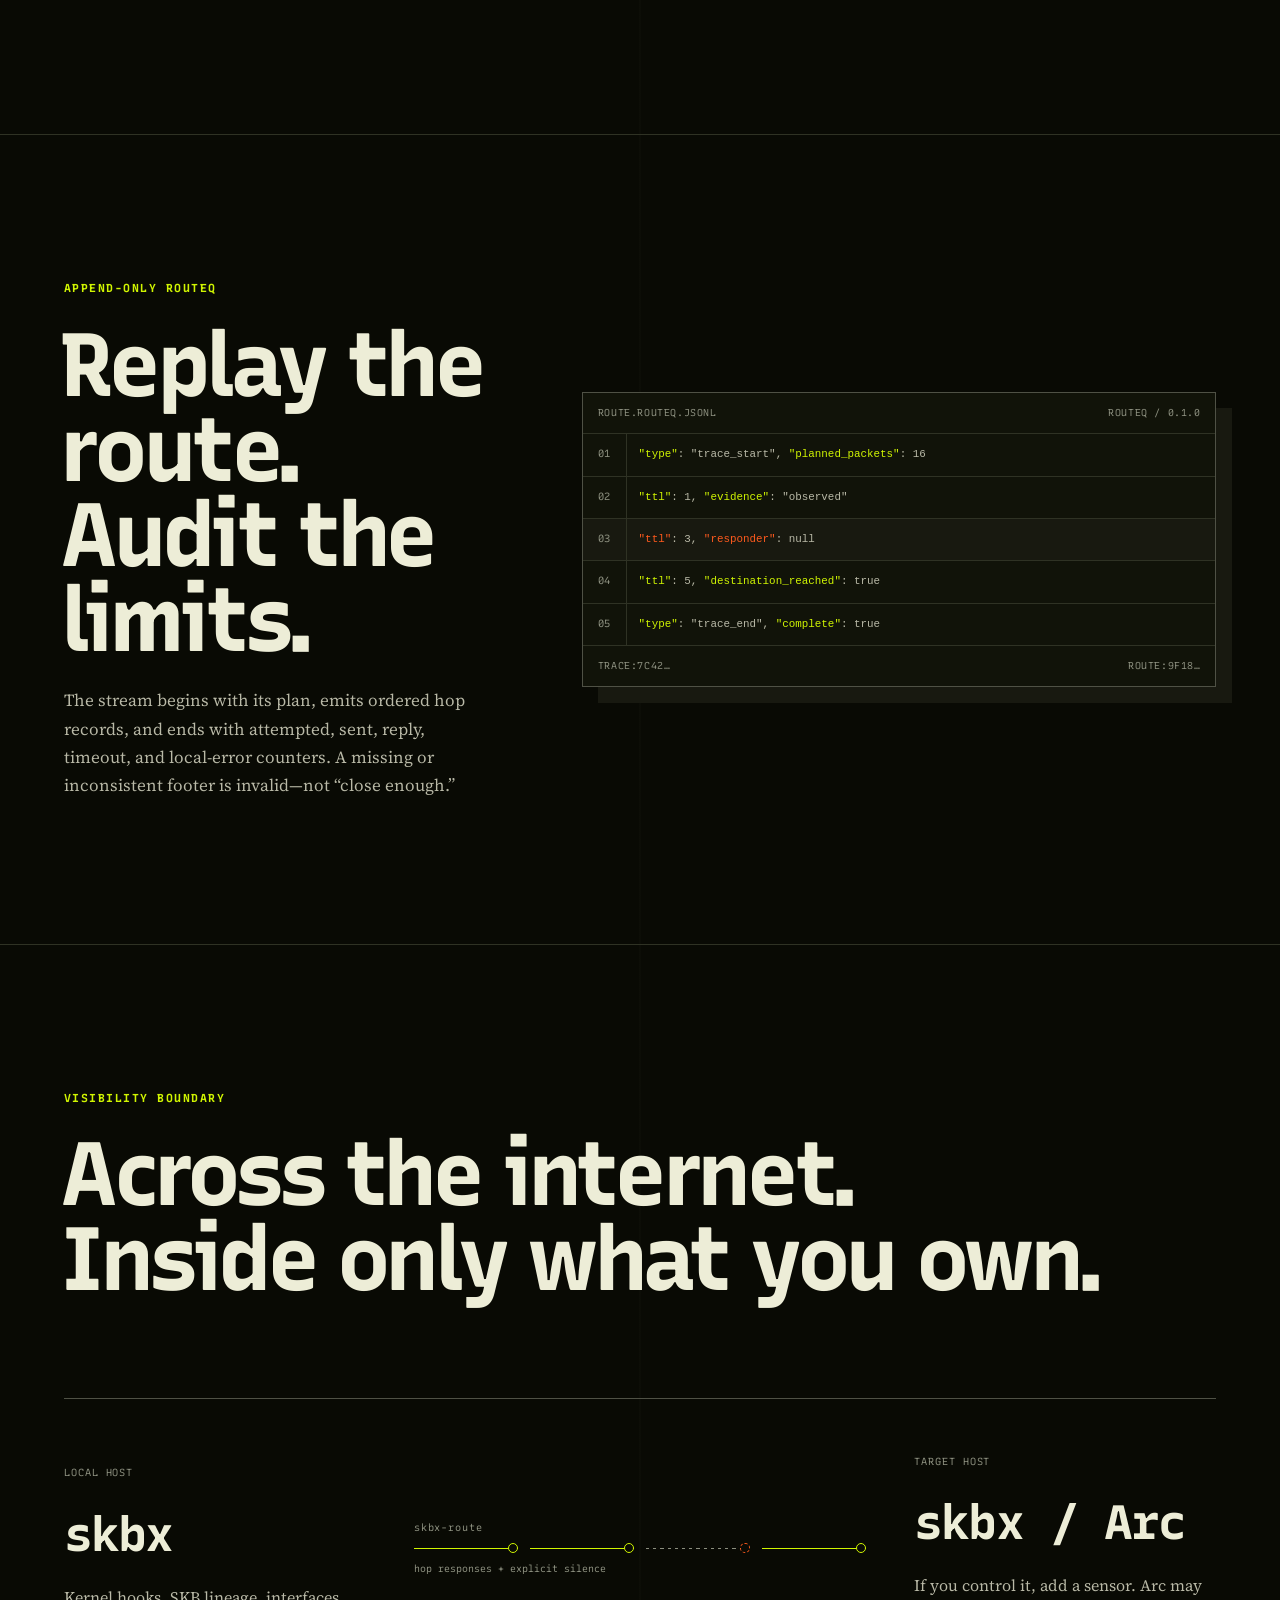
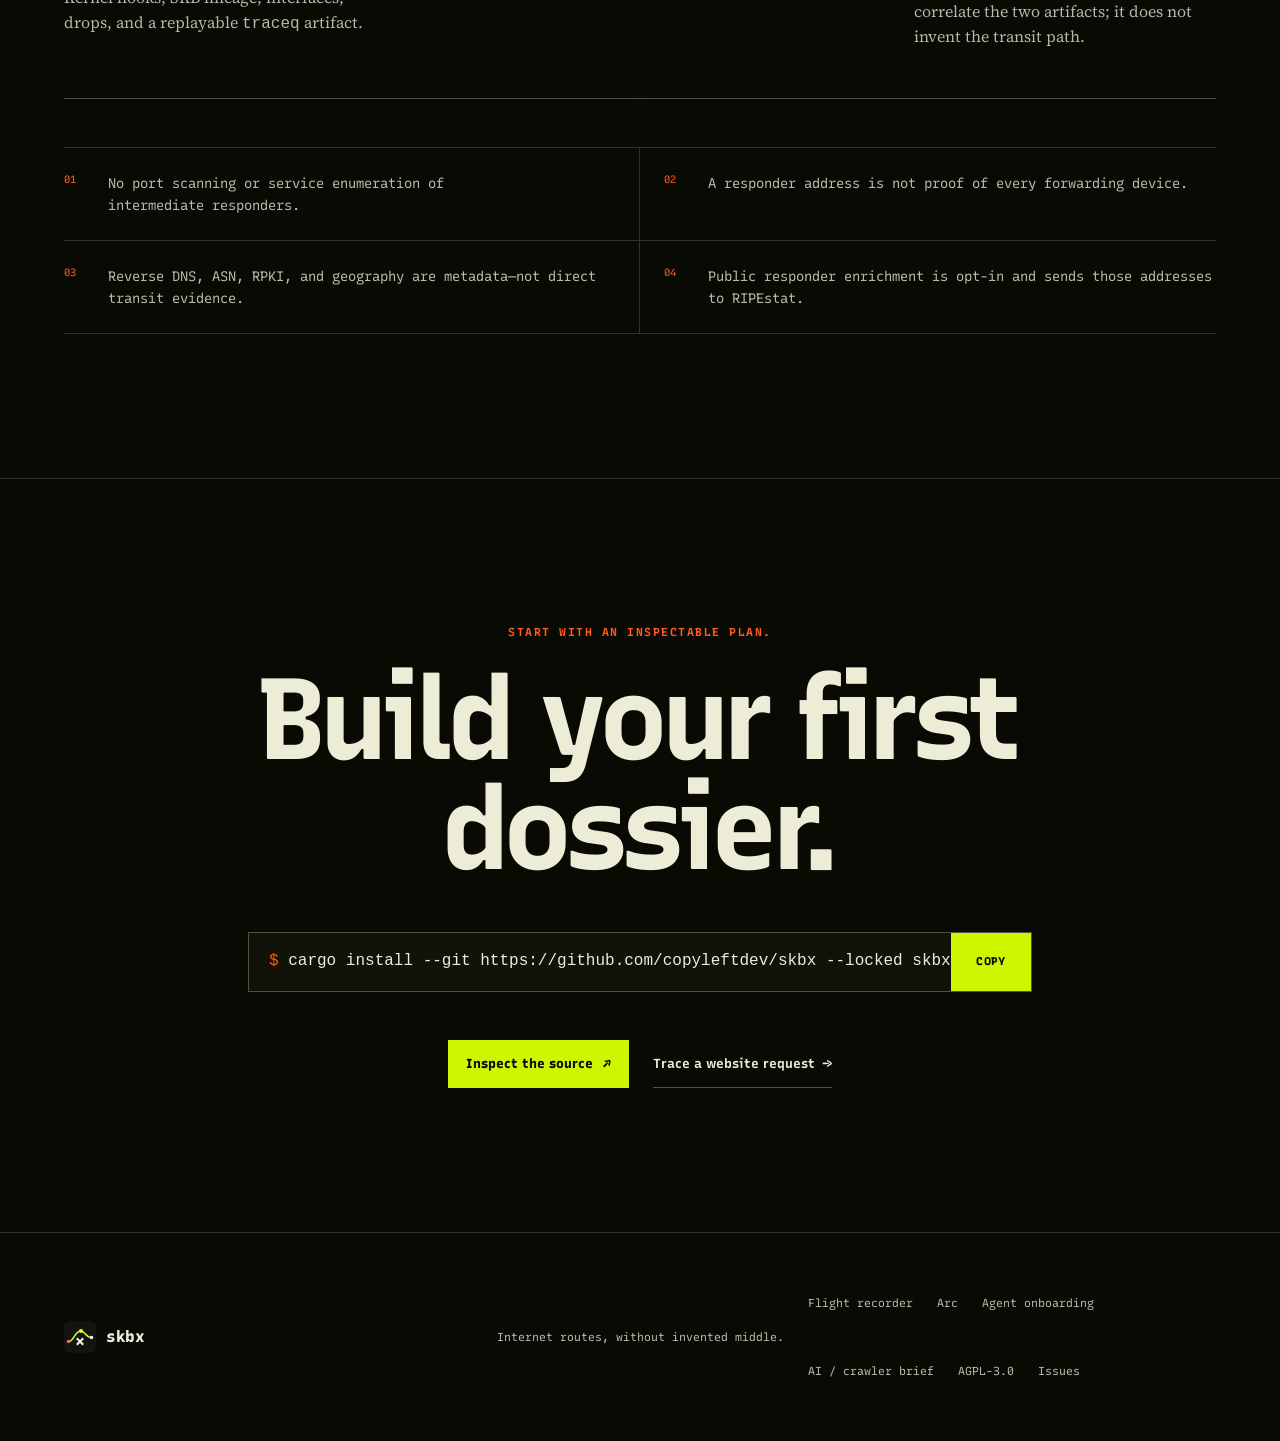
<file: docs/route.html>
<!DOCTYPE html>
<html lang="en">
<head>
  <meta charset="utf-8">
  <meta name="viewport" content="width=device-width, initial-scale=1, viewport-fit=cover">
  <meta name="theme-color" content="#12150f">
  <meta name="description" content="Build bounded hop-by-hop internet route dossiers with skbx-route: rootless UDP observation, explicit unknowns, stable handles, deterministic replay, and opt-in RIPEstat enrichment.">
  <meta name="robots" content="index, follow, max-image-preview:large, max-snippet:-1">
  <meta name="author" content="copyleftdev">
  <meta property="og:title" content="skbx-route — Internet route dossiers with evidence boundaries">
  <meta property="og:description" content="Observe a bounded route, preserve every hop response or silence, enrich public responders, and replay the evidence without inventing the middle.">
  <meta property="og:type" content="website">
  <meta property="og:url" content="https://copyleftdev.github.io/skbx/route.html">
  <meta property="og:site_name" content="skbx">
  <meta property="og:image" content="https://copyleftdev.github.io/skbx/assets/skbx-social-card.png">
  <meta property="og:image:width" content="1200">
  <meta property="og:image:height" content="630">
  <meta property="og:image:alt" content="skbx packet flight recorder route through network and Linux kernel evidence">
  <meta name="twitter:card" content="summary_large_image">
  <meta name="twitter:title" content="skbx-route — Internet route dossiers with evidence boundaries">
  <meta name="twitter:description" content="A bounded, replayable route observation that keeps observed, enriched, candidate, and unknown claims separate.">
  <meta name="twitter:image" content="https://copyleftdev.github.io/skbx/assets/skbx-social-card.png">
  <link rel="canonical" href="https://copyleftdev.github.io/skbx/route.html">
  <link rel="icon" href="assets/skbx-flight-mark.svg" type="image/svg+xml">
  <link rel="preconnect" href="https://fonts.googleapis.com">
  <link rel="preconnect" href="https://fonts.gstatic.com" crossorigin>
  <link rel="preload" as="style" href="https://fonts.googleapis.com/css2?family=Recursive:slnt,wght@-15..0,300..1000&amp;family=Source+Serif+4:opsz,wght@8..60,350..650&amp;display=swap">
  <link href="https://fonts.googleapis.com/css2?family=Recursive:slnt,wght@-15..0,300..1000&amp;family=Source+Serif+4:opsz,wght@8..60,350..650&amp;display=swap" rel="stylesheet" media="print" onload="this.media='all'">
  <noscript><link href="https://fonts.googleapis.com/css2?family=Recursive:slnt,wght@-15..0,300..1000&amp;family=Source+Serif+4:opsz,wght@8..60,350..650&amp;display=swap" rel="stylesheet"></noscript>
  <link rel="stylesheet" href="styles.css">
  <script src="site.js" defer></script>
  <script type="application/ld+json">
  {
    "@context": "https://schema.org",
    "@type": ["SoftwareApplication", "SoftwareSourceCode"],
    "name": "skbx-route",
    "alternateName": "skbx route dossiers",
    "description": "An experimental rootless Linux CLI for bounded UDP route observation, stable hop handles, deterministic replay, and opt-in passive routing enrichment.",
    "url": "https://copyleftdev.github.io/skbx/route.html",
    "codeRepository": "https://github.com/copyleftdev/skbx/tree/main/crates/skbx-route",
    "downloadUrl": "https://github.com/copyleftdev/skbx",
    "applicationCategory": "DeveloperApplication",
    "applicationSubCategory": "Network route diagnostics",
    "operatingSystem": "Linux",
    "softwareVersion": "0.1.0",
    "programmingLanguage": "Rust",
    "license": "https://github.com/copyleftdev/skbx/blob/main/LICENSE",
    "isPartOf": {
      "@type": "SoftwareApplication",
      "name": "skbx",
      "url": "https://copyleftdev.github.io/skbx/"
    },
    "featureList": [
      "Rootless bounded UDP route observation",
      "Stable trace, hop, and route handles",
      "Deterministic JSONL replay",
      "Explicit observed, enriched, candidate, and unknown evidence levels",
      "Opt-in bounded RIPEstat routing enrichment",
      "No port scanning or service enumeration"
    ]
  }
  </script>
  <title>skbx-route — Internet route dossiers with evidence boundaries</title>
</head>
<body class="route-page">
  <a class="skip-link" href="#main">Skip to route evidence</a>

  <header class="site-header route-header" data-header>
    <a class="brand" href="index.html">
      <img src="assets/skbx-flight-mark.svg" alt="" width="36" height="36">
      <span>skbx</span>
      <span class="brand-state">route dossiers</span>
    </a>
    <nav aria-label="Primary navigation">
      <a href="index.html">Flight recorder</a>
      <a href="#dossier">Hop dossier</a>
      <a href="#boundaries">Boundaries</a>
      <a href="arc.html">Arc</a>
      <a class="nav-github" href="https://github.com/copyleftdev/skbx">GitHub <span aria-hidden="true">↗</span></a>
    </nav>
  </header>

  <main id="main">
    <section class="route-hero" aria-labelledby="route-hero-title">
      <div class="route-hero-copy">
        <p class="eyebrow reveal" style="--i: 0">
          <span class="signal-dot"></span>
          routeq / 0.1.0 · experimental
        </p>
        <h1 id="route-hero-title" class="reveal" style="--i: 1">
          The internet path,<br>
          <em>with receipts.</em>
        </h1>
        <p class="route-hero-deck reveal" style="--i: 2">
          <code>skbx-route</code> turns a bounded UDP route observation into
          hop dossiers: what answered, what stayed silent, what public routing
          data adds, and where certainty ends.
        </p>
        <div class="route-hero-actions reveal" style="--i: 3">
          <button class="command-copy" type="button" data-copy="cargo install --git https://github.com/copyleftdev/skbx --locked skbx-route" aria-describedby="route-copy-status">
            <span class="prompt" aria-hidden="true">$</span>
            <code>cargo install --git …/skbx --locked skbx-route</code>
            <span class="copy-label">Copy install</span>
          </button>
          <a class="text-link" href="#dossier">Inspect a route <span aria-hidden="true">↓</span></a>
        </div>
        <p id="route-copy-status" class="copy-status" role="status" aria-live="polite"></p>
        <dl class="route-hero-facts reveal" style="--i: 4">
          <div><dt>Probe</dt><dd>Rootless UDP / IPv4</dd></div>
          <div><dt>Budget</dt><dd>Hop + packet + clock bounded</dd></div>
          <div><dt>Claim</dt><dd>Silence remains unknown</dd></div>
        </dl>
      </div>

      <figure class="route-scope reveal" style="--i: 4" aria-labelledby="route-scope-caption">
        <div class="route-scope-chrome">
          <span>ROUTE / 1.1.1.1</span>
          <span><i></i> COMPLETE</span>
        </div>
        <svg viewBox="0 0 720 540" role="img" aria-labelledby="scope-title scope-desc">
          <title id="scope-title">Illustrative bounded route from a Linux host to 1.1.1.1</title>
          <desc id="scope-desc">Five TTL positions cross local, access, transit, and target zones. The third hop is silent and remains unknown.</desc>
          <defs>
            <pattern id="scope-grid" width="48" height="48" patternUnits="userSpaceOnUse">
              <path d="M48 0H0V48" class="scope-grid-line"/>
            </pattern>
          </defs>
          <rect width="720" height="540" fill="url(#scope-grid)"/>
          <g class="scope-zones">
            <text x="54" y="54">LOCAL</text>
            <text x="276" y="54">ACCESS</text>
            <text x="462" y="54">TRANSIT</text>
            <text x="616" y="54">TARGET</text>
            <path d="M226 26V512M408 26V512M586 26V512"/>
          </g>
          <path class="scope-path scope-path-shadow" d="M82 392C172 390 154 286 252 286S342 354 432 274 506 178 638 142"/>
          <path class="scope-path" pathLength="1" d="M82 392C172 390 154 286 252 286S342 354 432 274 506 178 638 142"/>
          <g class="scope-node scope-source" transform="translate(82 392)">
            <circle r="13"/><text x="-4" y="36">SOURCE</text>
          </g>
          <g class="scope-node" transform="translate(252 286)">
            <circle r="13"/><text x="-4" y="36">TTL 01</text>
          </g>
          <g class="scope-node scope-unknown" transform="translate(432 274)">
            <circle r="13"/><text x="-4" y="36">TTL 03 / ?</text>
          </g>
          <g class="scope-node scope-target" transform="translate(638 142)">
            <circle r="15"/><text x="-4" y="38">REACHED</text>
          </g>
          <circle class="scope-packet" cx="252" cy="286" r="6"/>
        </svg>
        <figcaption id="route-scope-caption">
          <span>illustrative record</span>
          <span>04 replies / 0 local errors</span>
        </figcaption>
      </figure>
    </section>

    <section class="route-verdict" aria-labelledby="route-verdict-title">
      <p class="section-kicker">Traceroute is the opening question</p>
      <h2 id="route-verdict-title">A hop is not a router inventory.</h2>
      <p>
        A response proves that an address answered a particular probe from this
        vantage at this time. It does not prove every forwarding device, a
        physical location, ownership, or that silence means loss. The dossier
        keeps those distinctions intact.
      </p>
    </section>

    <section class="route-lab" id="dossier" aria-labelledby="route-lab-title" data-route-demo>
      <header class="route-lab-heading">
        <p class="section-kicker">Illustrative routeq record · select a TTL</p>
        <h2 id="route-lab-title">A hop answers.<br>A dossier opens.</h2>
        <p>
          Every point below is inspectable. The selected hop separates the
          direct response from passive metadata and unresolved questions.
        </p>
      </header>

      <div class="route-workbench">
        <div class="route-plot">
          <p class="route-scroll-hint">Swipe the plot to inspect TTL 04–05 <span aria-hidden="true">→</span></p>
          <div class="route-plot-head">
            <span>trace:7c42… / target 1.1.1.1</span>
            <span>5 TTLs / 1 probe each</span>
          </div>
          <div class="route-plot-field">
            <div class="route-zone-labels" aria-hidden="true">
              <span>YOUR LAN</span>
              <span>ACCESS</span>
              <span>UNSEEN</span>
              <span>PUBLIC EDGE</span>
              <span>TARGET</span>
            </div>
            <svg viewBox="0 0 1000 420" preserveAspectRatio="none" aria-hidden="true">
              <path class="route-plot-shadow" d="M70 330C180 330 185 210 280 210S415 266 487 258 595 310 688 212 820 95 930 110"/>
              <path class="route-plot-line" pathLength="1" d="M70 330C180 330 185 210 280 210S415 266 487 258 595 310 688 212 820 95 930 110"/>
            </svg>
            <button
              class="route-hop is-selected"
              type="button"
              style="--hop-x: 7%; --hop-y: 79%"
              data-hop="1"
              data-status="Observed"
              data-address="192.168.1.1"
              data-rtt="1.4 ms"
              data-response="ICMP time exceeded"
              data-routing="Skipped — private address"
              data-claim="This address answered the TTL 1 probe from this vantage."
              data-unknown="Device identity, forwarding policy, and physical location."
              aria-pressed="true"
              aria-label="Inspect TTL 1, observed response from 192.168.1.1">
              <span>01</span><i></i><small>1.4 ms</small>
            </button>
            <button
              class="route-hop"
              type="button"
              style="--hop-x: 28%; --hop-y: 50%"
              data-hop="2"
              data-status="Observed"
              data-address="10.24.0.1"
              data-rtt="8.7 ms"
              data-response="ICMP time exceeded"
              data-routing="Skipped — private address"
              data-claim="This private address answered the TTL 2 probe."
              data-unknown="Calling it an ISP edge would require additional evidence."
              aria-pressed="false"
              aria-label="Inspect TTL 2, observed response from 10.24.0.1">
              <span>02</span><i></i><small>8.7 ms</small>
            </button>
            <button
              class="route-hop is-unknown"
              type="button"
              style="--hop-x: 49%; --hop-y: 61%"
              data-hop="3"
              data-status="Unknown"
              data-address="No responder"
              data-rtt="Timeout at 400 ms"
              data-response="No ICMP response observed"
              data-routing="Not attempted — no public address"
              data-claim="Only that this probe received no response within its bound."
              data-unknown="Whether a device forwarded, filtered, deprioritized, or never received it."
              aria-pressed="false"
              aria-label="Inspect TTL 3, no response observed">
              <span>03</span><i></i><small>unknown</small>
            </button>
            <button
              class="route-hop"
              type="button"
              style="--hop-x: 69%; --hop-y: 50%"
              data-hop="4"
              data-status="Observed"
              data-address="198.51.100.7"
              data-rtt="18.2 ms"
              data-response="ICMP time exceeded"
              data-routing="Skipped — documentation address"
              data-claim="This illustrative responder produced a TTL 4 response."
              data-unknown="The example assigns no real operator, ASN, or geography."
              aria-pressed="false"
              aria-label="Inspect TTL 4, illustrative observed response">
              <span>04</span><i></i><small>18.2 ms</small>
            </button>
            <button
              class="route-hop is-target"
              type="button"
              style="--hop-x: 93%; --hop-y: 26%"
              data-hop="5"
              data-status="Observed + enriched"
              data-address="1.1.1.1"
              data-rtt="23.6 ms"
              data-response="ICMP port unreachable — target reached"
              data-routing="1.1.1.0/24 · AS13335 · RPKI valid"
              data-claim="The target answered; RIPEstat separately describes its public routing origin."
              data-unknown="The physical packet path and any non-responding devices remain unobserved."
              aria-pressed="false"
              aria-label="Inspect TTL 5, target 1.1.1.1 reached with enriched routing data">
              <span>05</span><i></i><small>23.6 ms</small>
            </button>
          </div>
          <div class="route-plot-foot">
            <span>attempted 05</span>
            <span>replies 04</span>
            <span>timeouts 01</span>
            <span>local errors 00</span>
          </div>
        </div>

        <aside class="hop-dossier" aria-live="polite" aria-atomic="true">
          <div class="hop-dossier-head">
            <span>HOP DOSSIER / TTL <b data-dossier-field="hop">1</b></span>
            <strong data-dossier-field="status">Observed</strong>
          </div>
          <dl>
            <div>
              <dt>Responder</dt>
              <dd data-dossier-field="address">192.168.1.1</dd>
            </div>
            <div>
              <dt>Round trip</dt>
              <dd data-dossier-field="rtt">1.4 ms</dd>
            </div>
            <div>
              <dt>Direct evidence</dt>
              <dd data-dossier-field="response">ICMP time exceeded</dd>
            </div>
            <div>
              <dt>Passive routing data</dt>
              <dd data-dossier-field="routing">Skipped — private address</dd>
            </div>
          </dl>
          <div class="dossier-claim">
            <span>SUPPORTED CLAIM</span>
            <p data-dossier-field="claim">This address answered the TTL 1 probe from this vantage.</p>
          </div>
          <div class="dossier-unknown">
            <span>STILL UNKNOWN</span>
            <p data-dossier-field="unknown">Device identity, forwarding policy, and physical location.</p>
          </div>
          <code>hop:3e71…</code>
        </aside>
      </div>
      <p class="route-demo-note">
        This browser visualization uses an illustrative, documentation-safe
        record. It does not probe your network.
      </p>
    </section>

    <section class="route-evidence" aria-labelledby="route-evidence-title">
      <header>
        <p class="section-kicker">Evidence vocabulary</p>
        <h2 id="route-evidence-title">Certainty is a field,<br>not a feeling.</h2>
      </header>
      <div class="route-evidence-ledger">
        <article data-level="observed">
          <span>01 / OBSERVED</span>
          <h3>The probe answered.</h3>
          <p>Local socket evidence records the offender address, ICMP condition, TTL, timing, and probe count.</p>
        </article>
        <article data-level="enriched">
          <span>02 / ENRICHED</span>
          <h3>A public source adds context.</h3>
          <p>Opt-in RIPEstat lookups can add prefix, origin ASN, and RPKI state. They never become forwarding evidence.</p>
        </article>
        <article data-level="candidate">
          <span>03 / CANDIDATE</span>
          <h3>A role is plausible.</h3>
          <p>“ISP edge” or “target network” may be a useful interpretation, but must retain its basis and uncertainty.</p>
        </article>
        <article data-level="unknown">
          <span>04 / UNKNOWN</span>
          <h3>The record does not know.</h3>
          <p>A silent hop, hidden device, physical link, or router policy stays unresolved instead of becoming a story.</p>
        </article>
      </div>
    </section>

    <section class="route-budget" aria-labelledby="route-budget-title">
      <div class="route-budget-copy">
        <p class="section-kicker">Plan before packets</p>
        <h2 id="route-budget-title">Full send.<br>Hard ceiling.</h2>
        <p>
          <code>plan</code> resolves no target and sends nothing. It validates
          the complete probe envelope so an operator or agent can inspect the
          cost before the live command.
        </p>
      </div>
      <div class="route-budget-sheet">
        <div class="route-budget-equation">
          <span><b>16</b> max hops</span>
          <i aria-hidden="true">×</i>
          <span><b>1</b> probe / hop</span>
          <i aria-hidden="true">=</i>
          <span class="route-budget-total"><b>16</b> packet ceiling</span>
        </div>
        <dl>
          <div><dt>Per-probe timeout</dt><dd>400 ms</dd></div>
          <div><dt>Wall-clock budget</dt><dd>8,000 ms</dd></div>
          <div><dt>Transport</dt><dd>One fixed UDP five-tuple</dd></div>
          <div><dt>Active service probes</dt><dd>None</dd></div>
        </dl>
        <pre><code>skbx-route plan 1.1.1.1 \
  --max-hops 16 --probes 1 \
  --timeout-ms 400 --max-duration-ms 8000 \
  --json</code></pre>
      </div>
    </section>

    <section class="route-contract" aria-labelledby="route-contract-title">
      <div>
        <p class="section-kicker">Append-only routeq</p>
        <h2 id="route-contract-title">Replay the route.<br>Audit the limits.</h2>
        <p>
          The stream begins with its plan, emits ordered hop records, and ends
          with attempted, sent, reply, timeout, and local-error counters. A
          missing or inconsistent footer is invalid—not “close enough.”
        </p>
      </div>
      <div class="route-record">
        <header><span>route.routeq.jsonl</span><span>routeq / 0.1.0</span></header>
        <p><span>01</span><code><b>"type"</b>: "trace_start", <b>"planned_packets"</b>: 16</code></p>
        <p><span>02</span><code><b>"ttl"</b>: 1, <b>"evidence"</b>: "observed"</code></p>
        <p class="is-unknown"><span>03</span><code><b>"ttl"</b>: 3, <b>"responder"</b>: null</code></p>
        <p><span>04</span><code><b>"ttl"</b>: 5, <b>"destination_reached"</b>: true</code></p>
        <p class="is-footer"><span>05</span><code><b>"type"</b>: "trace_end", <b>"complete"</b>: true</code></p>
        <footer><span>trace:7c42…</span><span>route:9f18…</span></footer>
      </div>
    </section>

    <section class="route-boundaries" id="boundaries" aria-labelledby="route-boundaries-title">
      <header>
        <p class="section-kicker">Visibility boundary</p>
        <h2 id="route-boundaries-title">Across the internet.<br>Inside only what you own.</h2>
      </header>
      <div class="route-handoff" aria-label="Evidence handoff from local kernel capture through internet route observation to an optional target sensor">
        <article>
          <span>LOCAL HOST</span>
          <strong>skbx</strong>
          <p>Kernel hooks, SKB lineage, interfaces, drops, and a replayable <code>traceq</code> artifact.</p>
        </article>
        <div class="route-handoff-link">
          <span>skbx-route</span>
          <i></i><i></i><i class="is-unknown"></i><i></i>
          <small>hop responses + explicit silence</small>
        </div>
        <article>
          <span>TARGET HOST</span>
          <strong>skbx / Arc</strong>
          <p>If you control it, add a sensor. Arc may correlate the two artifacts; it does not invent the transit path.</p>
        </article>
      </div>
      <div class="route-boundary-rules">
        <p><span>01</span> No port scanning or service enumeration of intermediate responders.</p>
        <p><span>02</span> A responder address is not proof of every forwarding device.</p>
        <p><span>03</span> Reverse DNS, ASN, RPKI, and geography are metadata—not direct transit evidence.</p>
        <p><span>04</span> Public responder enrichment is opt-in and sends those addresses to RIPEstat.</p>
      </div>
    </section>

    <section class="route-install" aria-labelledby="route-install-title">
      <p class="section-kicker">Start with an inspectable plan.</p>
      <h2 id="route-install-title">Build your first dossier.</h2>
      <div class="install-command">
        <code><span>$</span> cargo install --git https://github.com/copyleftdev/skbx --locked skbx-route</code>
        <button type="button" data-copy="cargo install --git https://github.com/copyleftdev/skbx --locked skbx-route" data-copy-success="skbx-route install command copied." aria-label="Copy skbx-route Cargo install command">Copy</button>
      </div>
      <div class="install-links">
        <a class="primary-link" href="https://github.com/copyleftdev/skbx/tree/main/crates/skbx-route">Inspect the source <span aria-hidden="true">↗</span></a>
        <a class="text-link" href="guides/trace-a-website-request.html">Trace a website request <span aria-hidden="true">→</span></a>
      </div>
    </section>
  </main>

  <footer class="site-footer">
    <a class="brand footer-brand" href="index.html">
      <img src="assets/skbx-flight-mark.svg" alt="" width="32" height="32">
      <span>skbx</span>
    </a>
    <p>Internet routes, without invented middle.</p>
    <div>
      <a href="index.html">Flight recorder</a>
      <a href="arc.html">Arc</a>
      <a href="agents.html">Agent onboarding</a>
      <a href="llms.txt">AI / crawler brief</a>
      <a href="https://github.com/copyleftdev/skbx/blob/main/LICENSE">AGPL-3.0</a>
      <a href="https://github.com/copyleftdev/skbx/issues">Issues</a>
    </div>
  </footer>
</body>
</html>
</file>
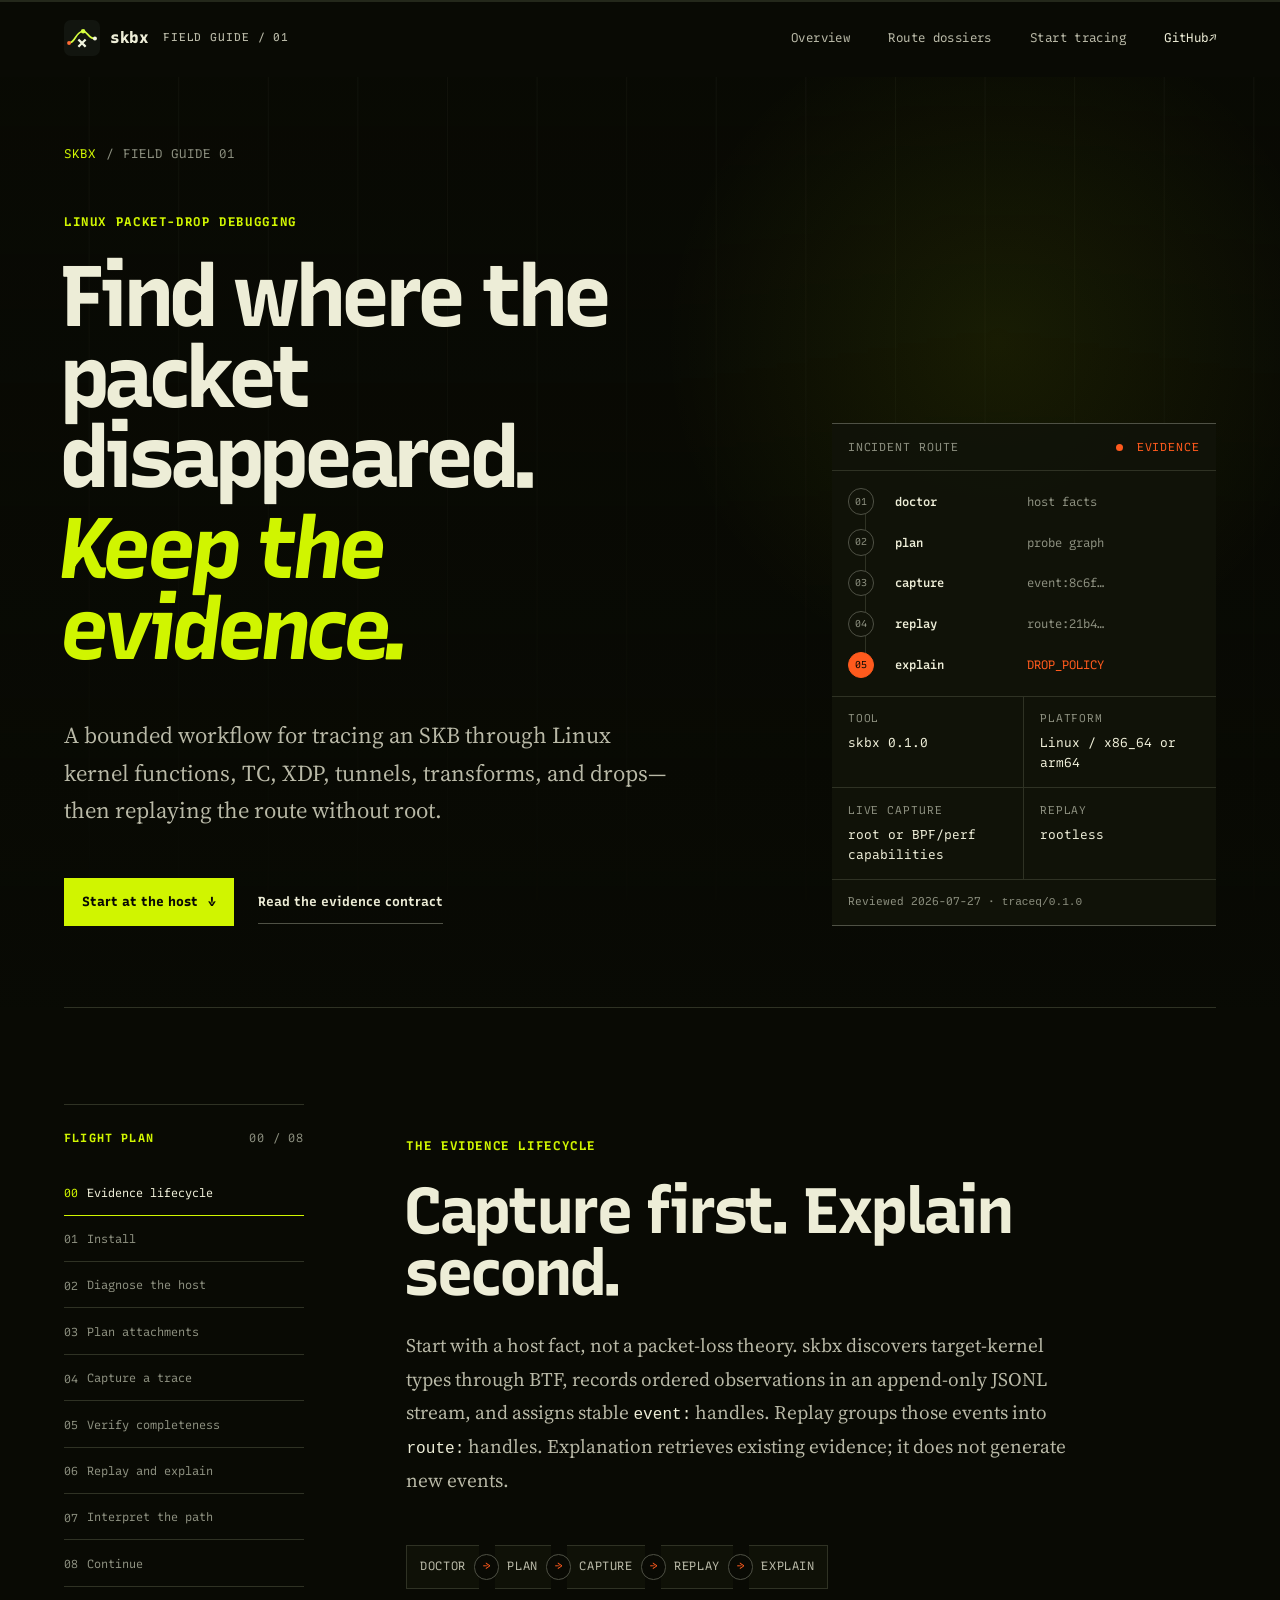
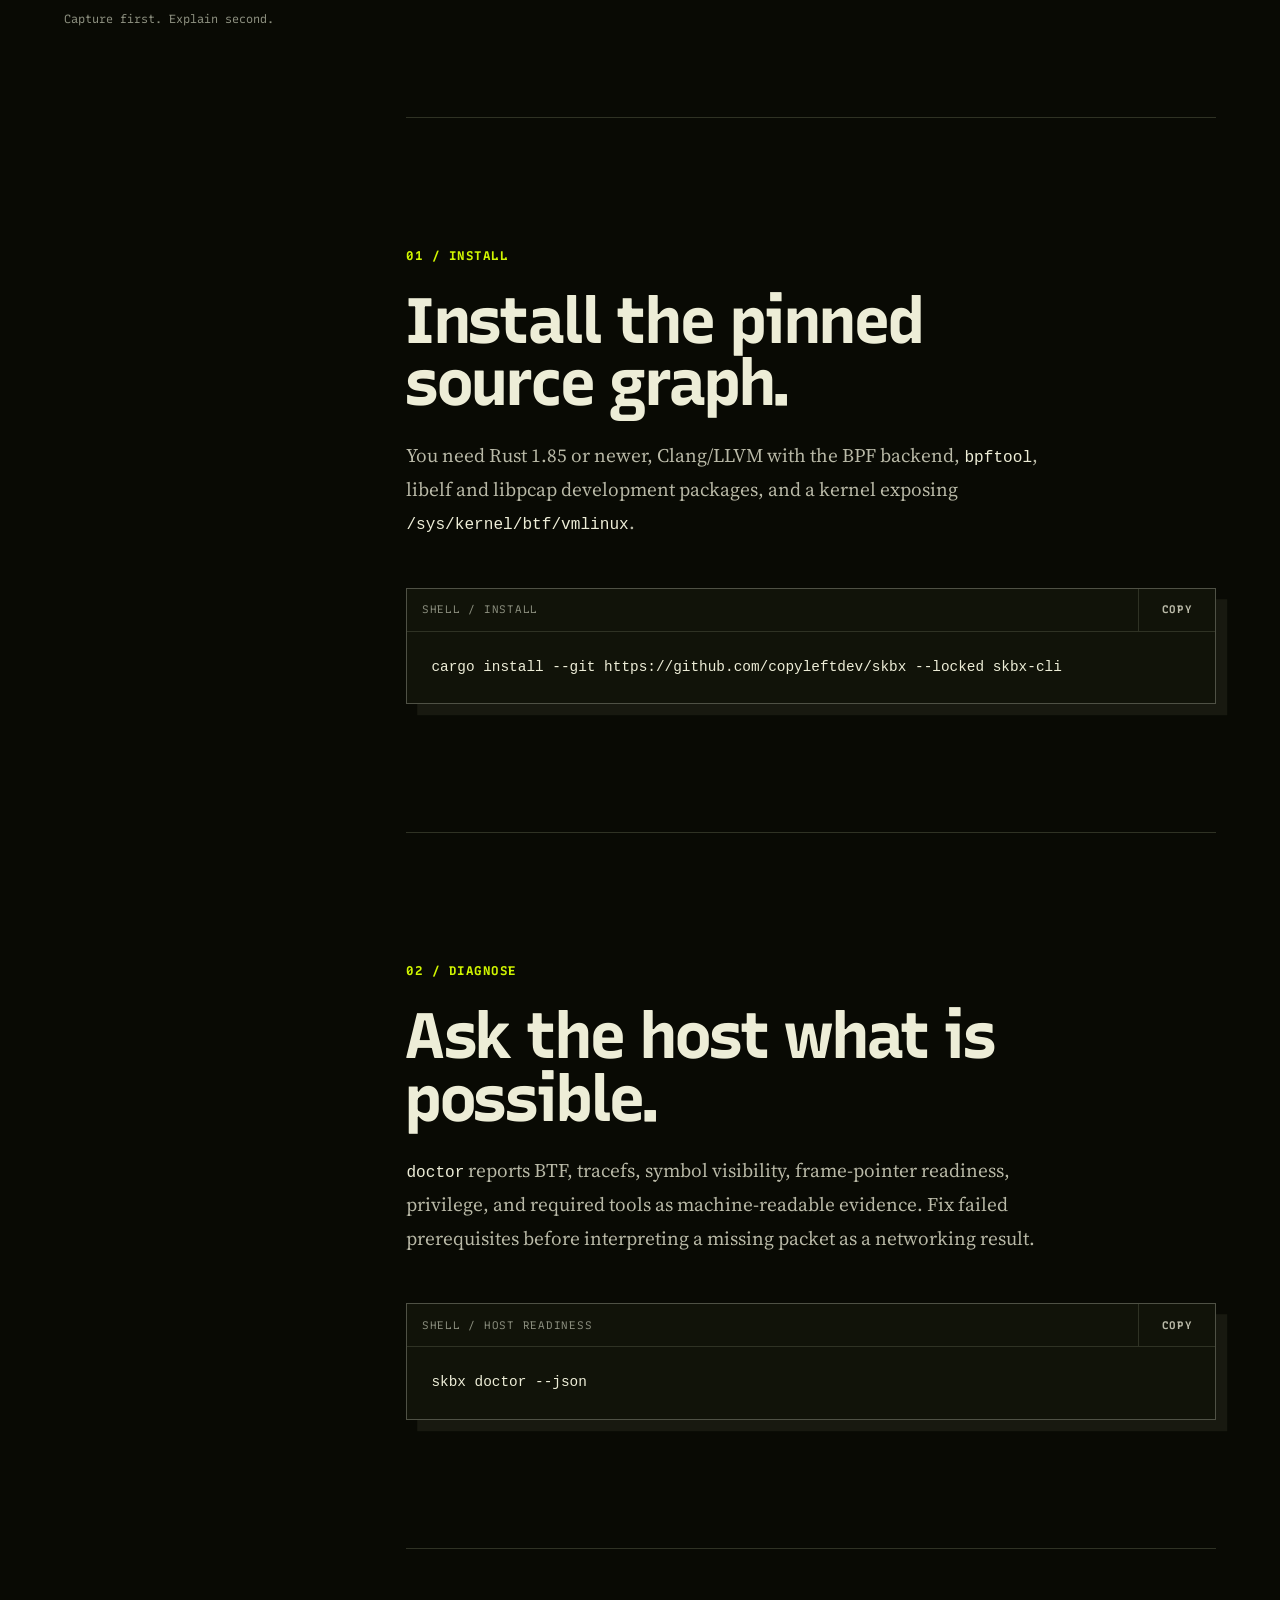
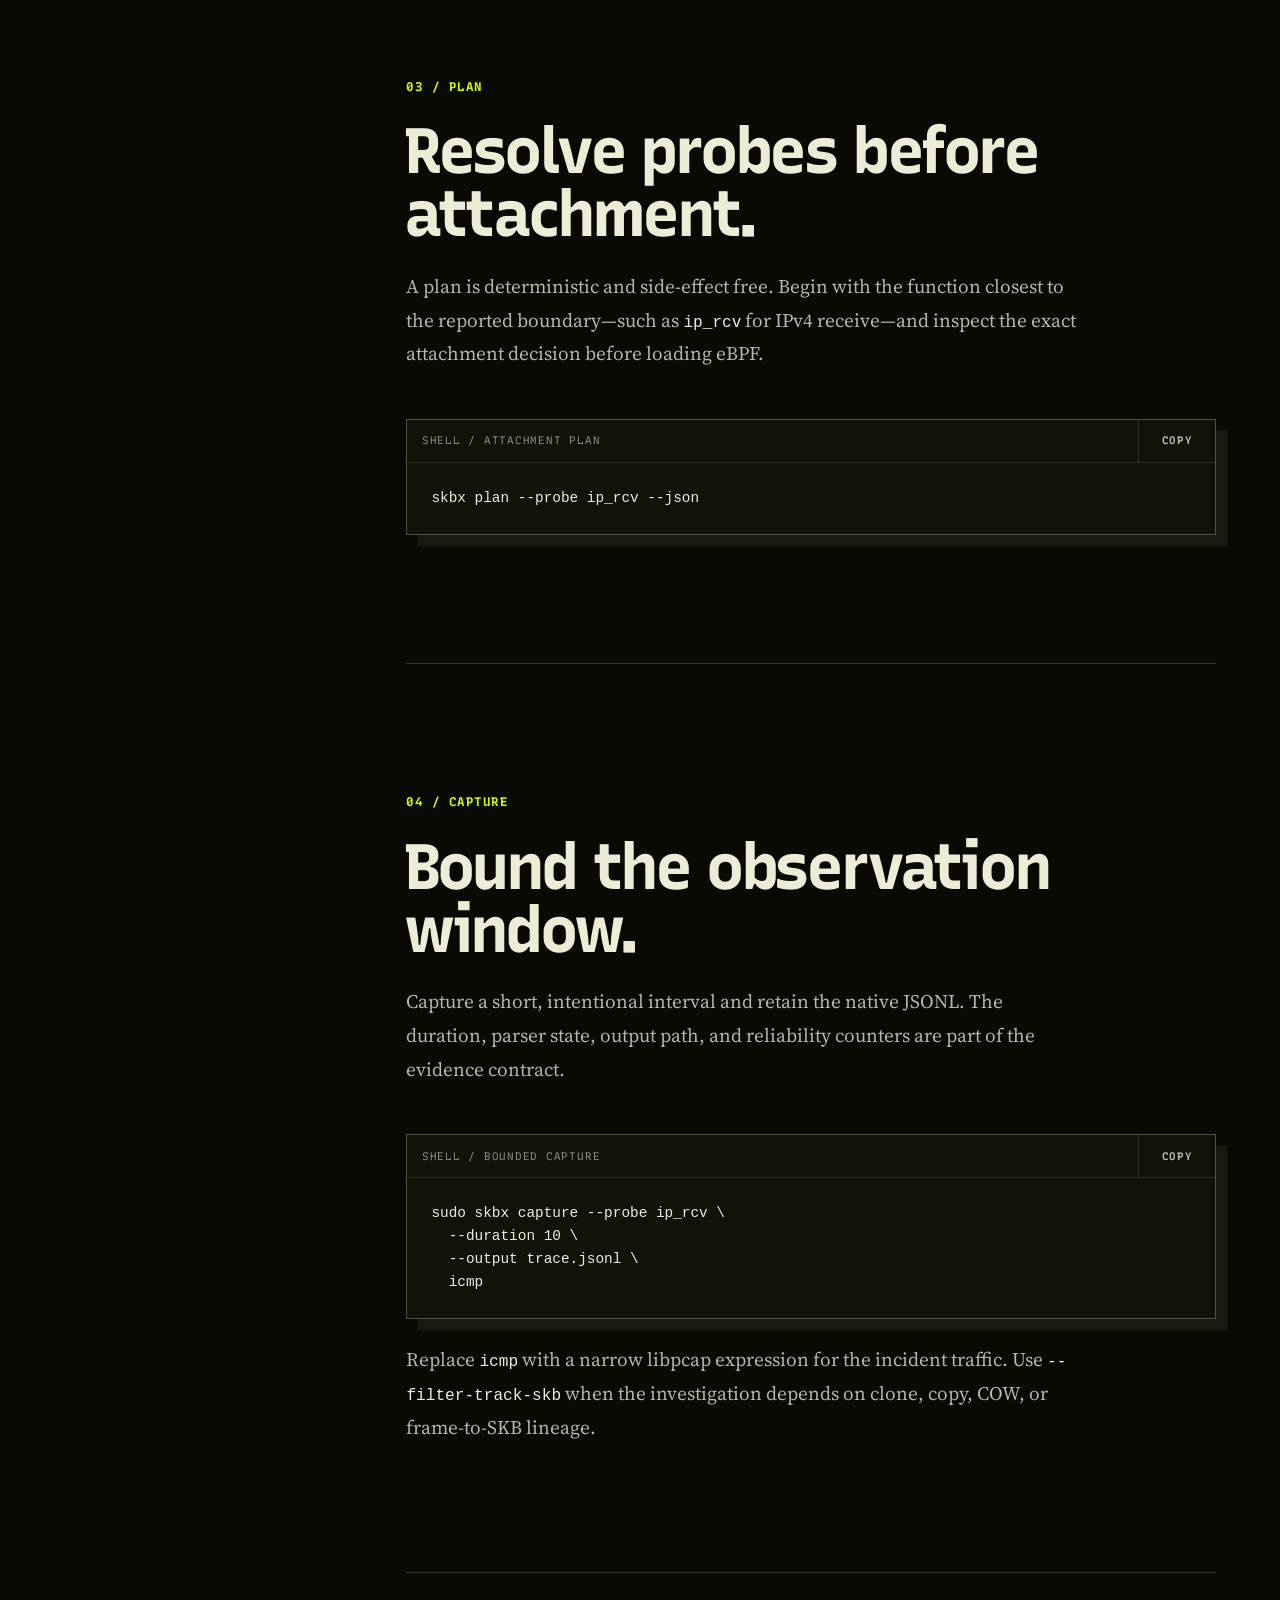
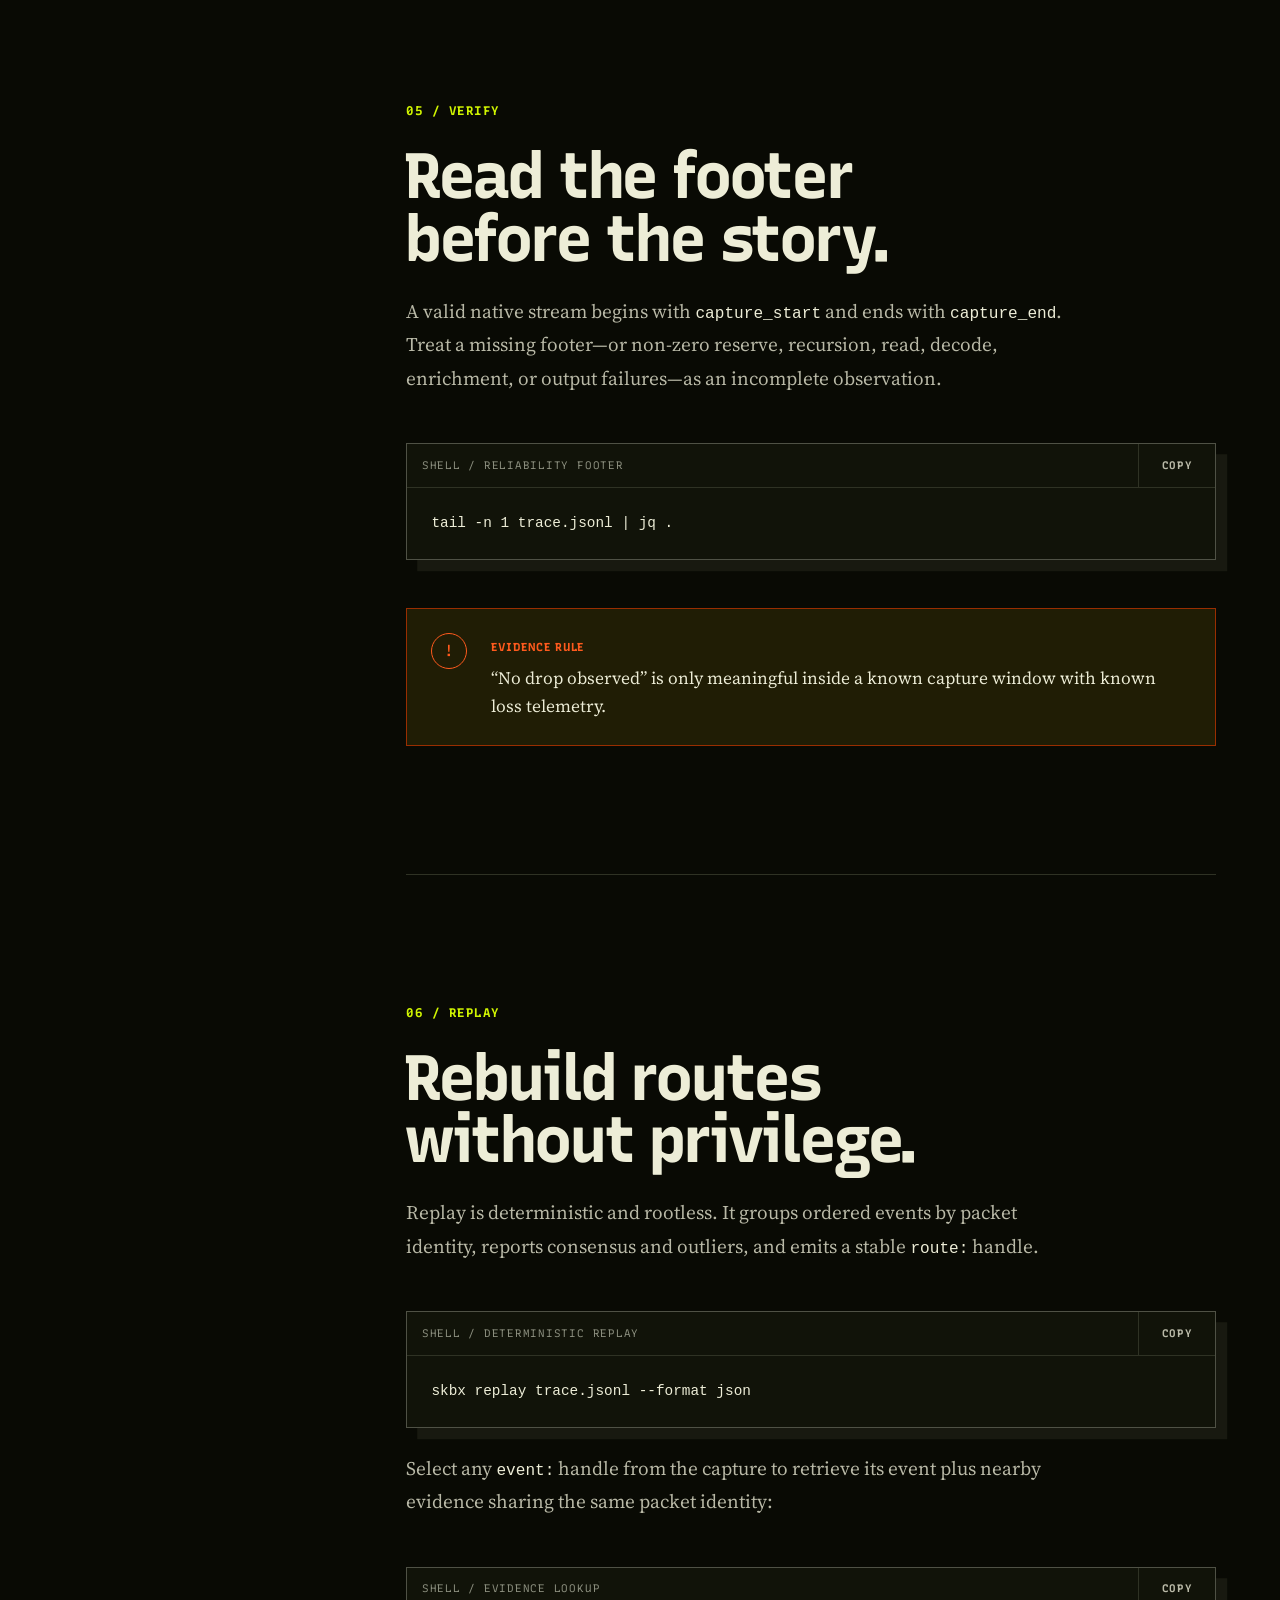
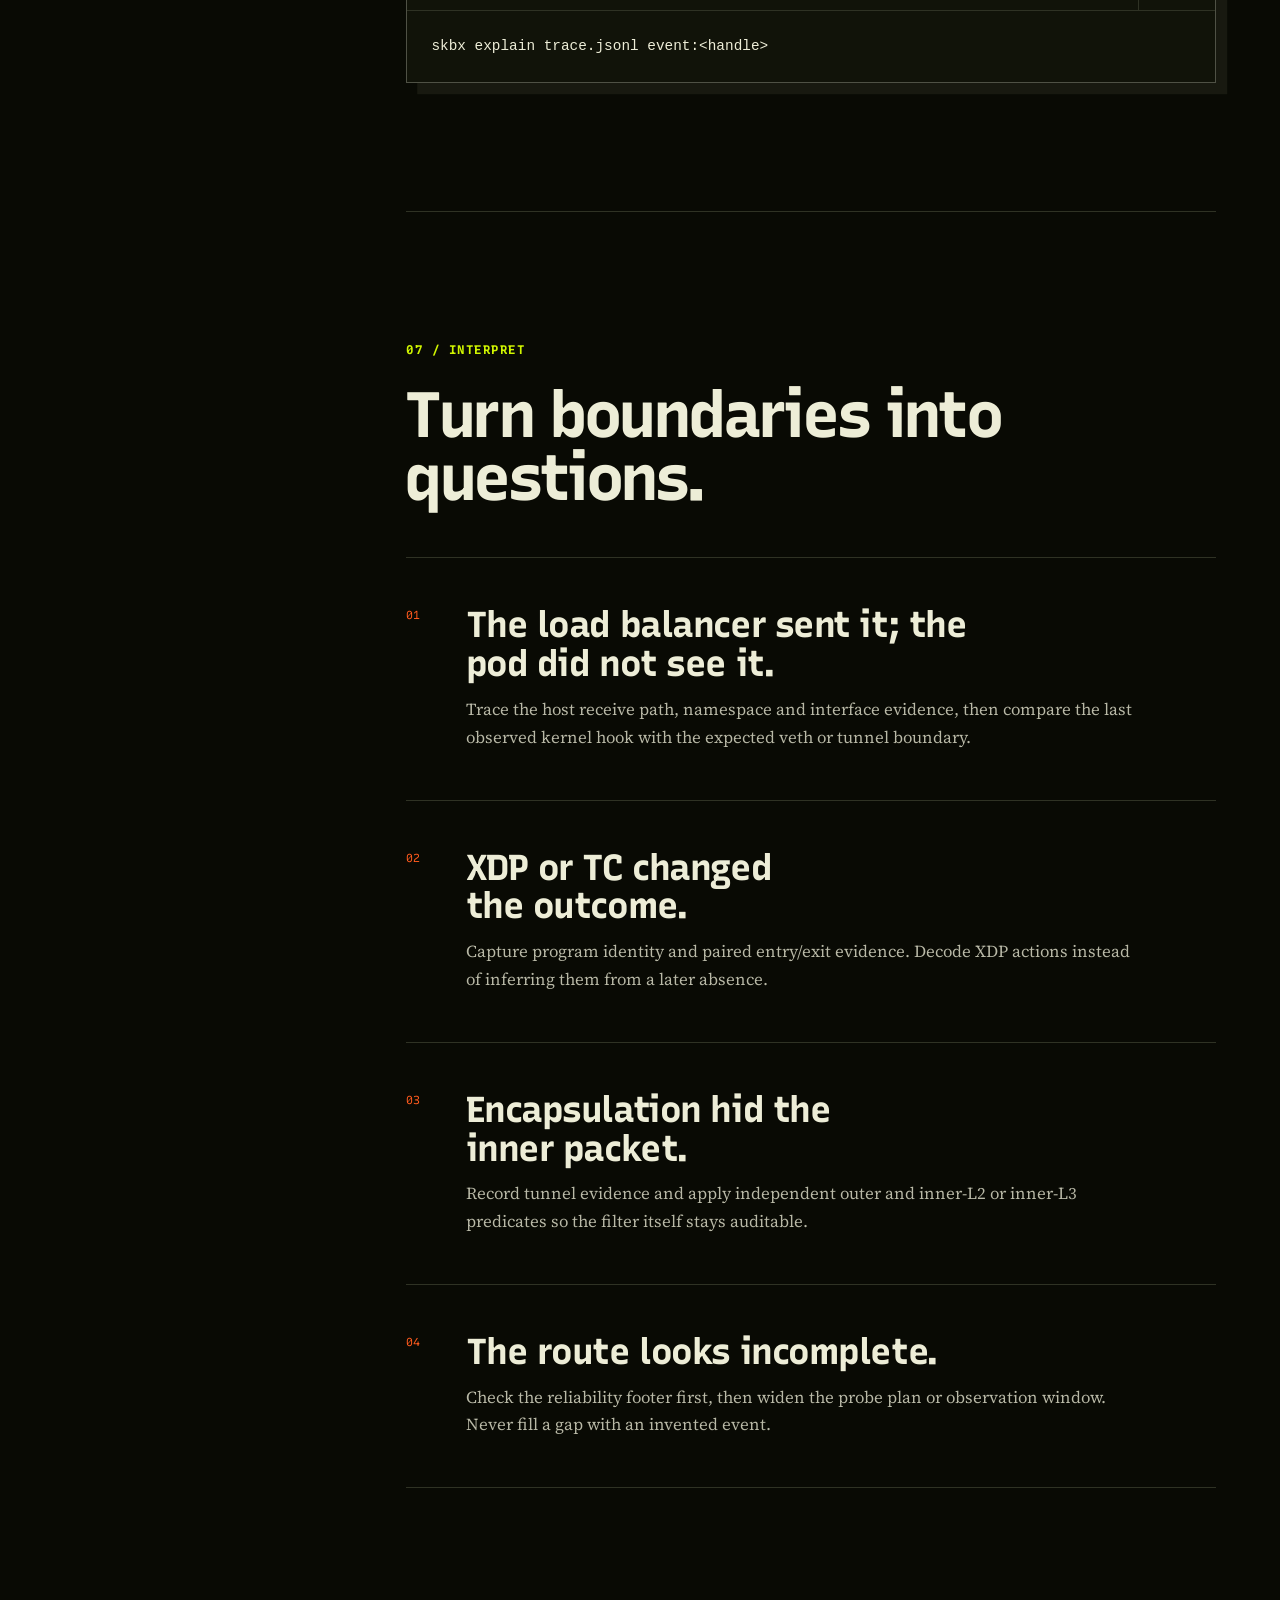
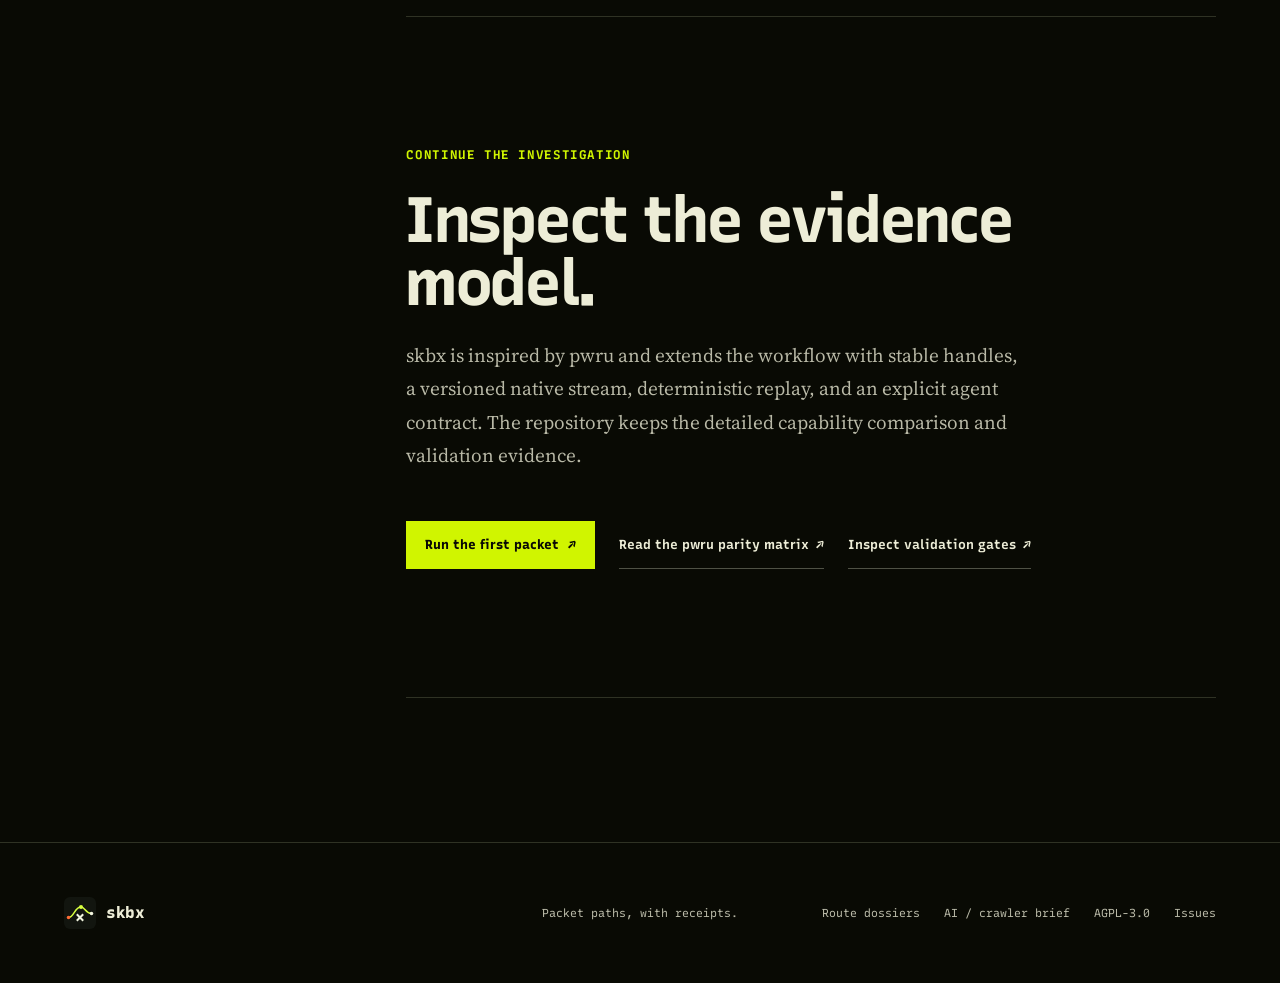
<file: docs/guides/debug-linux-packet-drops.html>
<!DOCTYPE html>
<html lang="en">
<head>
  <meta charset="utf-8">
  <meta name="viewport" content="width=device-width, initial-scale=1, viewport-fit=cover">
  <meta name="theme-color" content="#12150f">
  <meta name="description" content="A practical eBPF workflow for finding where Linux drops a packet, preserving the evidence, replaying its route, and checking trace completeness.">
  <meta name="robots" content="index, follow, max-image-preview:large, max-snippet:-1, max-video-preview:-1">
  <meta name="author" content="copyleftdev">
  <meta property="og:title" content="Debug Linux packet drops with replayable eBPF evidence">
  <meta property="og:description" content="Diagnose the host, plan safe probes, capture a bounded trace, verify reliability, and replay the packet route without root.">
  <meta property="og:type" content="article">
  <meta property="og:url" content="https://copyleftdev.github.io/skbx/guides/debug-linux-packet-drops.html">
  <meta property="og:site_name" content="skbx">
  <meta property="og:locale" content="en_US">
  <meta property="og:image" content="https://copyleftdev.github.io/skbx/assets/skbx-social-card.png">
  <meta property="og:image:width" content="1200">
  <meta property="og:image:height" content="630">
  <meta property="og:image:alt" content="skbx packet flight recorder route through Linux kernel hooks">
  <meta property="article:published_time" content="2026-07-27">
  <meta property="article:modified_time" content="2026-07-27">
  <meta name="twitter:card" content="summary_large_image">
  <meta name="twitter:title" content="Debug Linux packet drops with replayable eBPF evidence">
  <meta name="twitter:description" content="A bounded capture-to-replay workflow for Linux packet-path incidents.">
  <meta name="twitter:image" content="https://copyleftdev.github.io/skbx/assets/skbx-social-card.png">
  <meta name="twitter:image:alt" content="skbx packet flight recorder route through Linux kernel hooks">
  <link rel="canonical" href="https://copyleftdev.github.io/skbx/guides/debug-linux-packet-drops.html">
  <link rel="icon" href="../assets/skbx-flight-mark.svg" type="image/svg+xml">
  <link rel="preconnect" href="https://fonts.googleapis.com">
  <link rel="preconnect" href="https://fonts.gstatic.com" crossorigin>
  <link rel="preload" as="style" href="https://fonts.googleapis.com/css2?family=Recursive:slnt,wght@-15..0,300..1000&amp;family=Source+Serif+4:opsz,wght@8..60,300..900&amp;display=swap">
  <link href="https://fonts.googleapis.com/css2?family=Recursive:slnt,wght@-15..0,300..1000&amp;family=Source+Serif+4:opsz,wght@8..60,300..900&amp;display=swap" rel="stylesheet" media="print" onload="this.media='all'">
  <noscript><link href="https://fonts.googleapis.com/css2?family=Recursive:slnt,wght@-15..0,300..1000&amp;family=Source+Serif+4:opsz,wght@8..60,300..900&amp;display=swap" rel="stylesheet"></noscript>
  <link rel="stylesheet" href="../styles.css">
  <script src="../site.js" defer></script>
  <script type="application/ld+json">
  {
    "@context": "https://schema.org",
    "@type": "TechArticle",
    "@id": "https://copyleftdev.github.io/skbx/guides/debug-linux-packet-drops.html#article",
    "mainEntityOfPage": "https://copyleftdev.github.io/skbx/guides/debug-linux-packet-drops.html",
    "headline": "How to debug Linux packet drops with replayable eBPF evidence",
    "description": "A practical workflow for diagnosing a Linux host, planning eBPF probes, capturing a bounded packet trace, verifying its reliability footer, replaying routes, and explaining individual events.",
    "image": "https://copyleftdev.github.io/skbx/assets/skbx-social-card.png",
    "datePublished": "2026-07-27",
    "dateModified": "2026-07-27",
    "author": {
      "@type": "Organization",
      "name": "copyleftdev",
      "url": "https://github.com/copyleftdev"
    },
    "publisher": {
      "@type": "Organization",
      "name": "copyleftdev",
      "url": "https://github.com/copyleftdev"
    },
    "about": [
      "Linux packet tracing",
      "eBPF network observability",
      "packet drop debugging",
      "SKB tracing",
      "XDP and TC observability"
    ],
    "proficiencyLevel": "Expert",
    "dependencies": "Linux on x86_64 or arm64 with kernel BTF; root or BPF/perf capabilities for live capture"
  }
  </script>
  <title>How to debug Linux packet drops with eBPF evidence | skbx</title>
</head>
<body class="guide-page">
  <a class="skip-link" href="#guide-main">Skip to the field guide</a>
  <div class="reading-progress" aria-hidden="true"><span data-reading-progress></span></div>

  <header class="site-header guide-header" data-header>
    <a class="brand" href="../">
      <img src="../assets/skbx-flight-mark.svg" alt="" width="36" height="36">
      <span>skbx</span>
      <span class="brand-state">field guide / 01</span>
    </a>
    <nav aria-label="Guide navigation">
      <a href="../">Overview</a>
      <a href="../route.html">Route dossiers</a>
      <a href="#install">Start tracing</a>
      <a class="nav-github" href="https://github.com/copyleftdev/skbx">GitHub <span aria-hidden="true">↗</span></a>
    </nav>
  </header>

  <main id="guide-main">
    <article class="guide">
      <header class="guide-hero">
        <div class="guide-hero-copy">
          <div class="guide-breadcrumb">
            <a href="../">skbx</a>
            <span aria-hidden="true">/</span>
            <span>field guide 01</span>
          </div>
          <p class="section-kicker">Linux packet-drop debugging</p>
          <h1>Find where the packet disappeared. <em>Keep the evidence.</em></h1>
          <p class="guide-deck">
            A bounded workflow for tracing an SKB through Linux kernel
            functions, TC, XDP, tunnels, transforms, and drops—then replaying
            the route without root.
          </p>
          <div class="guide-hero-actions">
            <a class="primary-link" href="#install">Start at the host <span aria-hidden="true">↓</span></a>
            <a class="text-link" href="#workflow">Read the evidence contract</a>
          </div>
        </div>
        <aside class="guide-brief" aria-label="Field guide briefing">
          <div class="guide-trace" aria-hidden="true">
            <div class="guide-trace-head">
              <span>INCIDENT ROUTE</span>
              <span class="recording"><i></i> EVIDENCE</span>
            </div>
            <ol>
              <li><span>01</span><strong>doctor</strong><em>host facts</em></li>
              <li><span>02</span><strong>plan</strong><em>probe graph</em></li>
              <li><span>03</span><strong>capture</strong><em>event:8c6f…</em></li>
              <li><span>04</span><strong>replay</strong><em>route:21b4…</em></li>
              <li class="is-verdict"><span>05</span><strong>explain</strong><em>DROP_POLICY</em></li>
            </ol>
          </div>
          <dl class="guide-facts">
            <div><dt>Tool</dt><dd>skbx 0.1.0</dd></div>
            <div><dt>Platform</dt><dd>Linux / x86_64 or arm64</dd></div>
            <div><dt>Live capture</dt><dd>root or BPF/perf capabilities</dd></div>
            <div><dt>Replay</dt><dd>rootless</dd></div>
          </dl>
          <p class="guide-reviewed">Reviewed 2026-07-27 · <code>traceq/0.1.0</code></p>
        </aside>
      </header>

      <div class="guide-layout">
        <nav class="guide-toc" aria-label="Field guide sections">
          <div class="guide-toc-head">
            <p>Flight plan</p>
            <span data-guide-count>00 / 08</span>
          </div>
          <ol>
            <li><a href="#workflow" data-guide-link><span>00</span> Evidence lifecycle</a></li>
            <li><a href="#install" data-guide-link><span>01</span> Install</a></li>
            <li><a href="#diagnose" data-guide-link><span>02</span> Diagnose the host</a></li>
            <li><a href="#plan" data-guide-link><span>03</span> Plan attachments</a></li>
            <li><a href="#capture" data-guide-link><span>04</span> Capture a trace</a></li>
            <li><a href="#reliability" data-guide-link><span>05</span> Verify completeness</a></li>
            <li><a href="#replay" data-guide-link><span>06</span> Replay and explain</a></li>
            <li><a href="#interpret" data-guide-link><span>07</span> Interpret the path</a></li>
            <li><a href="#next" data-guide-link><span>08</span> Continue</a></li>
          </ol>
          <p class="guide-toc-current" data-guide-current>Evidence lifecycle</p>
        </nav>

        <div class="guide-content">
          <section id="workflow" aria-labelledby="workflow-title" data-guide-section>
            <p class="section-kicker">The evidence lifecycle</p>
            <h2 id="workflow-title">Capture first. Explain second.</h2>
            <p>
              Start with a host fact, not a packet-loss theory. skbx discovers
              target-kernel types through BTF, records ordered observations in
              an append-only JSONL stream, and assigns stable <code>event:</code>
              handles. Replay groups those events into <code>route:</code>
              handles. Explanation retrieves existing evidence; it does not
              generate new events.
            </p>
            <div class="guide-route">
              <span>doctor</span><i>→</i><span>plan</span><i>→</i><span>capture</span><i>→</i><span>replay</span><i>→</i><span>explain</span>
            </div>
          </section>

          <section id="install" aria-labelledby="install-guide-title" data-guide-section>
            <span class="guide-step">01 / INSTALL</span>
            <h2 id="install-guide-title">Install the pinned source graph.</h2>
            <p>
              You need Rust 1.85 or newer, Clang/LLVM with the BPF backend,
              <code>bpftool</code>, libelf and libpcap development packages,
              and a kernel exposing <code>/sys/kernel/btf/vmlinux</code>.
            </p>
            <div class="guide-code-block">
              <div class="guide-code-toolbar">
                <span>shell / install</span>
                <button type="button" data-copy="cargo install --git https://github.com/copyleftdev/skbx --locked skbx-cli" data-copy-success="Install command copied." aria-label="Copy Cargo install command">Copy</button>
              </div>
              <pre><code>cargo install --git https://github.com/copyleftdev/skbx --locked skbx-cli</code></pre>
            </div>
          </section>

          <section id="diagnose" aria-labelledby="diagnose-title" data-guide-section>
            <span class="guide-step">02 / DIAGNOSE</span>
            <h2 id="diagnose-title">Ask the host what is possible.</h2>
            <p>
              <code>doctor</code> reports BTF, tracefs, symbol visibility,
              frame-pointer readiness, privilege, and required tools as
              machine-readable evidence. Fix failed prerequisites before
              interpreting a missing packet as a networking result.
            </p>
            <div class="guide-code-block">
              <div class="guide-code-toolbar">
                <span>shell / host readiness</span>
                <button type="button" data-copy="skbx doctor --json" data-copy-success="Doctor command copied." aria-label="Copy doctor command">Copy</button>
              </div>
              <pre><code>skbx doctor --json</code></pre>
            </div>
          </section>

          <section id="plan" aria-labelledby="plan-title" data-guide-section>
            <span class="guide-step">03 / PLAN</span>
            <h2 id="plan-title">Resolve probes before attachment.</h2>
            <p>
              A plan is deterministic and side-effect free. Begin with the
              function closest to the reported boundary—such as
              <code>ip_rcv</code> for IPv4 receive—and inspect the exact
              attachment decision before loading eBPF.
            </p>
            <div class="guide-code-block">
              <div class="guide-code-toolbar">
                <span>shell / attachment plan</span>
                <button type="button" data-copy="skbx plan --probe ip_rcv --json" data-copy-success="Plan command copied." aria-label="Copy attachment plan command">Copy</button>
              </div>
              <pre><code>skbx plan --probe ip_rcv --json</code></pre>
            </div>
          </section>

          <section id="capture" aria-labelledby="capture-title" data-guide-section>
            <span class="guide-step">04 / CAPTURE</span>
            <h2 id="capture-title">Bound the observation window.</h2>
            <p>
              Capture a short, intentional interval and retain the native
              JSONL. The duration, parser state, output path, and reliability
              counters are part of the evidence contract.
            </p>
            <div class="guide-code-block">
              <div class="guide-code-toolbar">
                <span>shell / bounded capture</span>
                <button type="button" data-copy="sudo skbx capture --probe ip_rcv --duration 10 --output trace.jsonl icmp" data-copy-success="Capture command copied." aria-label="Copy bounded capture command">Copy</button>
              </div>
              <pre><code>sudo skbx capture --probe ip_rcv \
  --duration 10 \
  --output trace.jsonl \
  icmp</code></pre>
            </div>
            <p>
              Replace <code>icmp</code> with a narrow libpcap expression for
              the incident traffic. Use <code>--filter-track-skb</code> when
              the investigation depends on clone, copy, COW, or frame-to-SKB
              lineage.
            </p>
          </section>

          <section id="reliability" aria-labelledby="reliability-guide-title" data-guide-section>
            <span class="guide-step">05 / VERIFY</span>
            <h2 id="reliability-guide-title">Read the footer before the story.</h2>
            <p>
              A valid native stream begins with <code>capture_start</code> and
              ends with <code>capture_end</code>. Treat a missing footer—or
              non-zero reserve, recursion, read, decode, enrichment, or output
              failures—as an incomplete observation.
            </p>
            <div class="guide-code-block">
              <div class="guide-code-toolbar">
                <span>shell / reliability footer</span>
                <button type="button" data-copy="tail -n 1 trace.jsonl | jq ." data-copy-success="Footer command copied." aria-label="Copy reliability footer command">Copy</button>
              </div>
              <pre><code>tail -n 1 trace.jsonl | jq .</code></pre>
            </div>
            <aside class="guide-callout" aria-labelledby="evidence-rule-title">
              <span class="guide-callout-mark" aria-hidden="true">!</span>
              <div>
                <strong id="evidence-rule-title">Evidence rule</strong>
                <p>“No drop observed” is only meaningful inside a known capture window with known loss telemetry.</p>
              </div>
            </aside>
          </section>

          <section id="replay" aria-labelledby="replay-title" data-guide-section>
            <span class="guide-step">06 / REPLAY</span>
            <h2 id="replay-title">Rebuild routes without privilege.</h2>
            <p>
              Replay is deterministic and rootless. It groups ordered events
              by packet identity, reports consensus and outliers, and emits a
              stable <code>route:</code> handle.
            </p>
            <div class="guide-code-block">
              <div class="guide-code-toolbar">
                <span>shell / deterministic replay</span>
                <button type="button" data-copy="skbx replay trace.jsonl --format json" data-copy-success="Replay command copied." aria-label="Copy replay command">Copy</button>
              </div>
              <pre><code>skbx replay trace.jsonl --format json</code></pre>
            </div>
            <p>
              Select any <code>event:</code> handle from the capture to retrieve
              its event plus nearby evidence sharing the same packet identity:
            </p>
            <div class="guide-code-block">
              <div class="guide-code-toolbar">
                <span>shell / evidence lookup</span>
                <button type="button" data-copy="skbx explain trace.jsonl event:&lt;handle&gt;" data-copy-success="Explain command copied." aria-label="Copy evidence lookup command">Copy</button>
              </div>
              <pre><code>skbx explain trace.jsonl event:&lt;handle&gt;</code></pre>
            </div>
          </section>

          <section id="interpret" aria-labelledby="interpret-title" data-guide-section>
            <span class="guide-step">07 / INTERPRET</span>
            <h2 id="interpret-title">Turn boundaries into questions.</h2>
            <div class="guide-questions">
              <article>
                <h3>The load balancer sent it; the pod did not see it.</h3>
                <p>Trace the host receive path, namespace and interface evidence, then compare the last observed kernel hook with the expected veth or tunnel boundary.</p>
              </article>
              <article>
                <h3>XDP or TC changed the outcome.</h3>
                <p>Capture program identity and paired entry/exit evidence. Decode XDP actions instead of inferring them from a later absence.</p>
              </article>
              <article>
                <h3>Encapsulation hid the inner packet.</h3>
                <p>Record tunnel evidence and apply independent outer and inner-L2 or inner-L3 predicates so the filter itself stays auditable.</p>
              </article>
              <article>
                <h3>The route looks incomplete.</h3>
                <p>Check the reliability footer first, then widen the probe plan or observation window. Never fill a gap with an invented event.</p>
              </article>
            </div>
          </section>

          <section id="next" aria-labelledby="next-title" data-guide-section>
            <p class="section-kicker">Continue the investigation</p>
            <h2 id="next-title">Inspect the evidence model.</h2>
            <p>
              skbx is inspired by pwru and extends the workflow with stable
              handles, a versioned native stream, deterministic replay, and an
              explicit agent contract. The repository keeps the detailed
              capability comparison and validation evidence.
            </p>
            <div class="guide-links">
              <a class="primary-link" href="https://github.com/copyleftdev/skbx#first-packet">Run the first packet <span aria-hidden="true">↗</span></a>
              <a class="text-link" href="https://github.com/copyleftdev/skbx/blob/main/docs/pwru-parity.md">Read the pwru parity matrix <span aria-hidden="true">↗</span></a>
              <a class="text-link" href="https://github.com/copyleftdev/skbx/blob/main/docs/validation.md">Inspect validation gates <span aria-hidden="true">↗</span></a>
            </div>
          </section>
        </div>
      </div>
    </article>
  </main>

  <p id="copy-status" class="guide-copy-status" role="status" aria-live="polite"></p>

  <footer class="site-footer">
    <a class="brand footer-brand" href="../">
      <img src="../assets/skbx-flight-mark.svg" alt="" width="32" height="32">
      <span>skbx</span>
    </a>
    <p>Packet paths, with receipts.</p>
    <div>
      <a href="../route.html">Route dossiers</a>
      <a href="../llms.txt">AI / crawler brief</a>
      <a href="https://github.com/copyleftdev/skbx/blob/main/LICENSE">AGPL-3.0</a>
      <a href="https://github.com/copyleftdev/skbx/issues">Issues</a>
    </div>
  </footer>
</body>
</html>
</file>
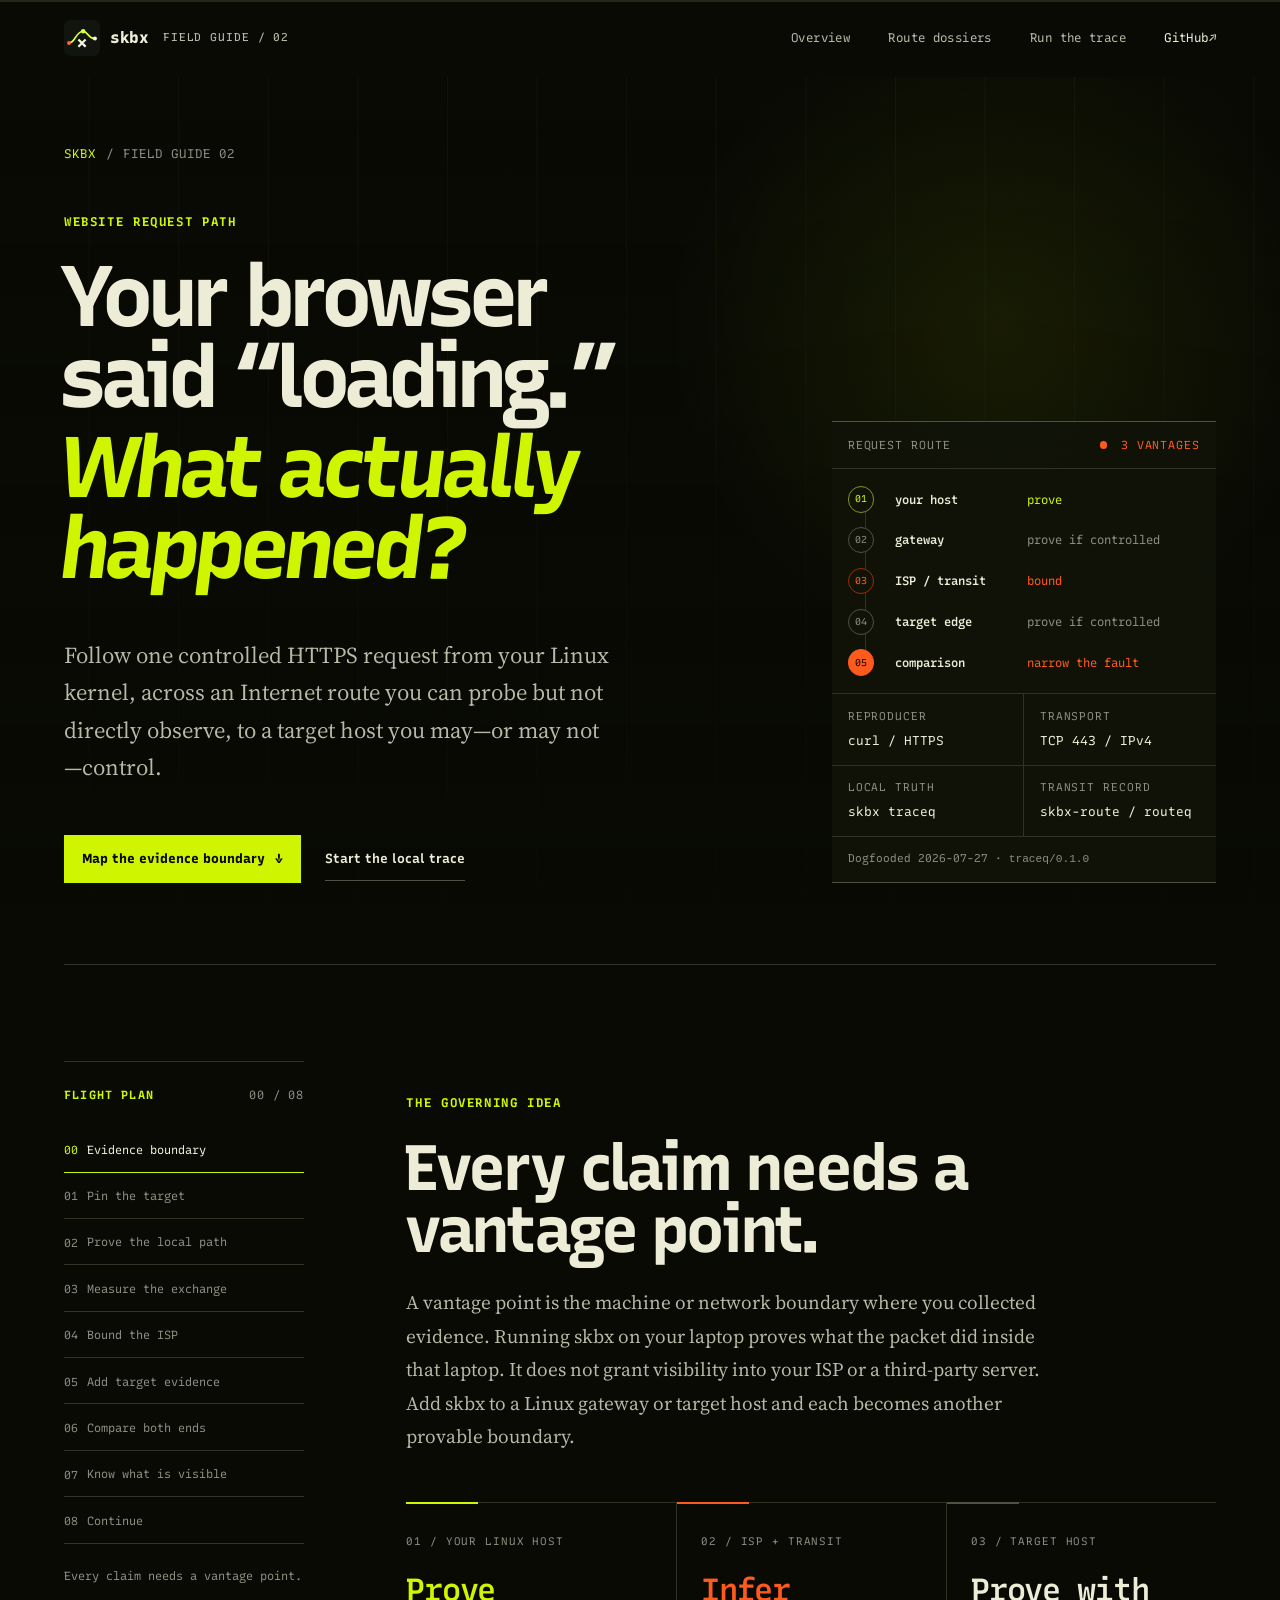
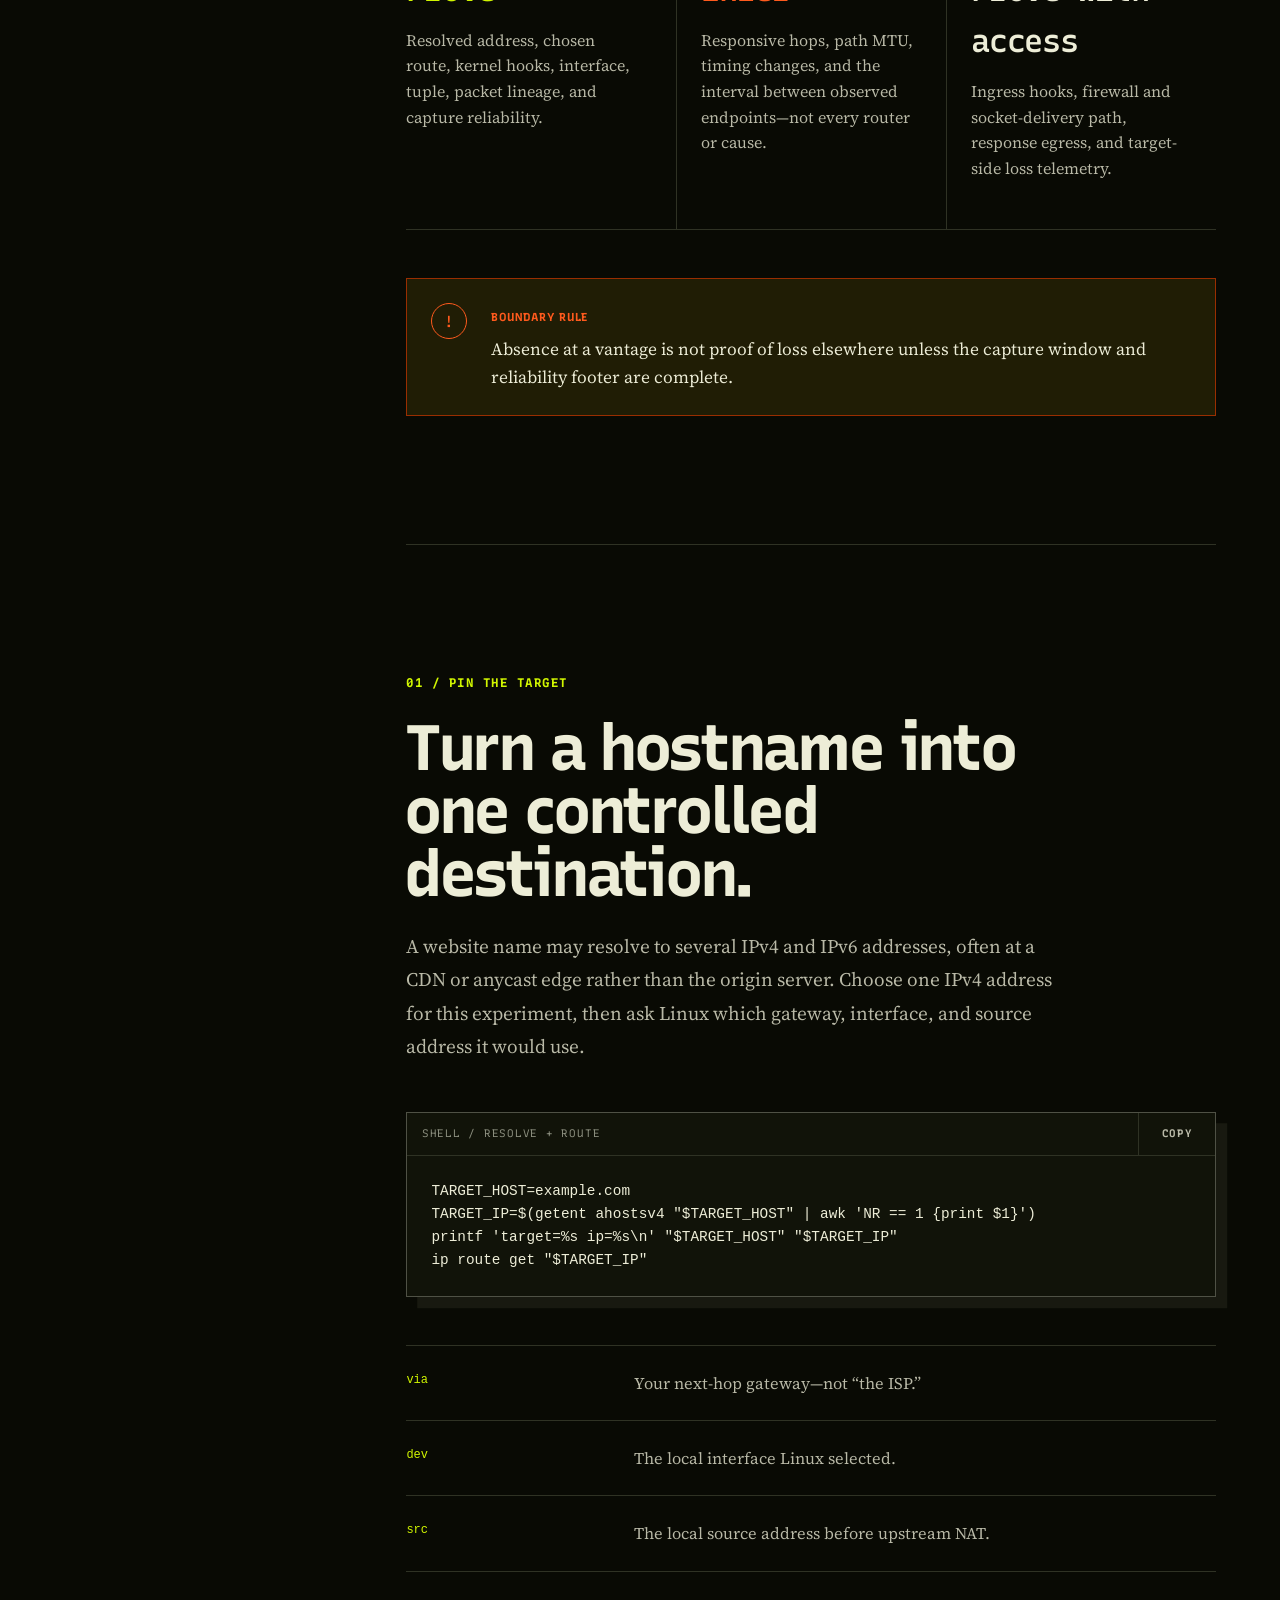
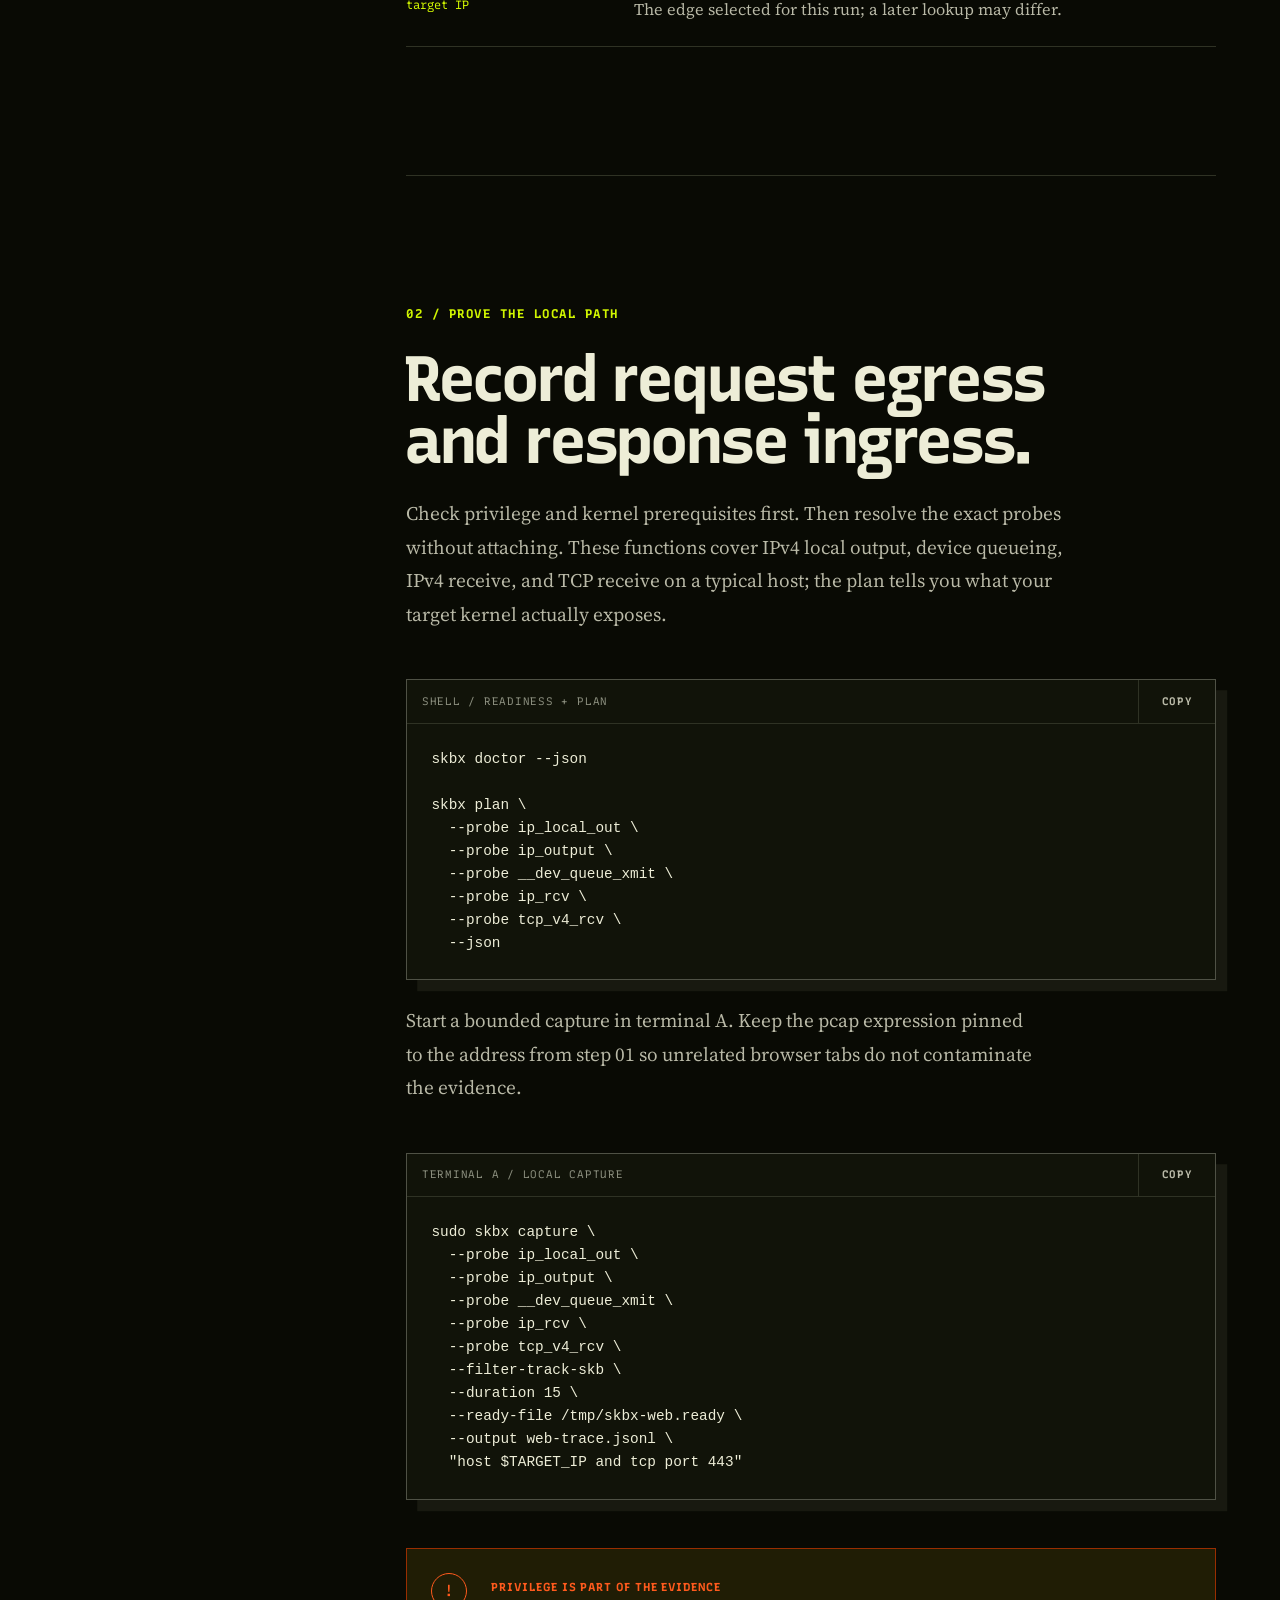
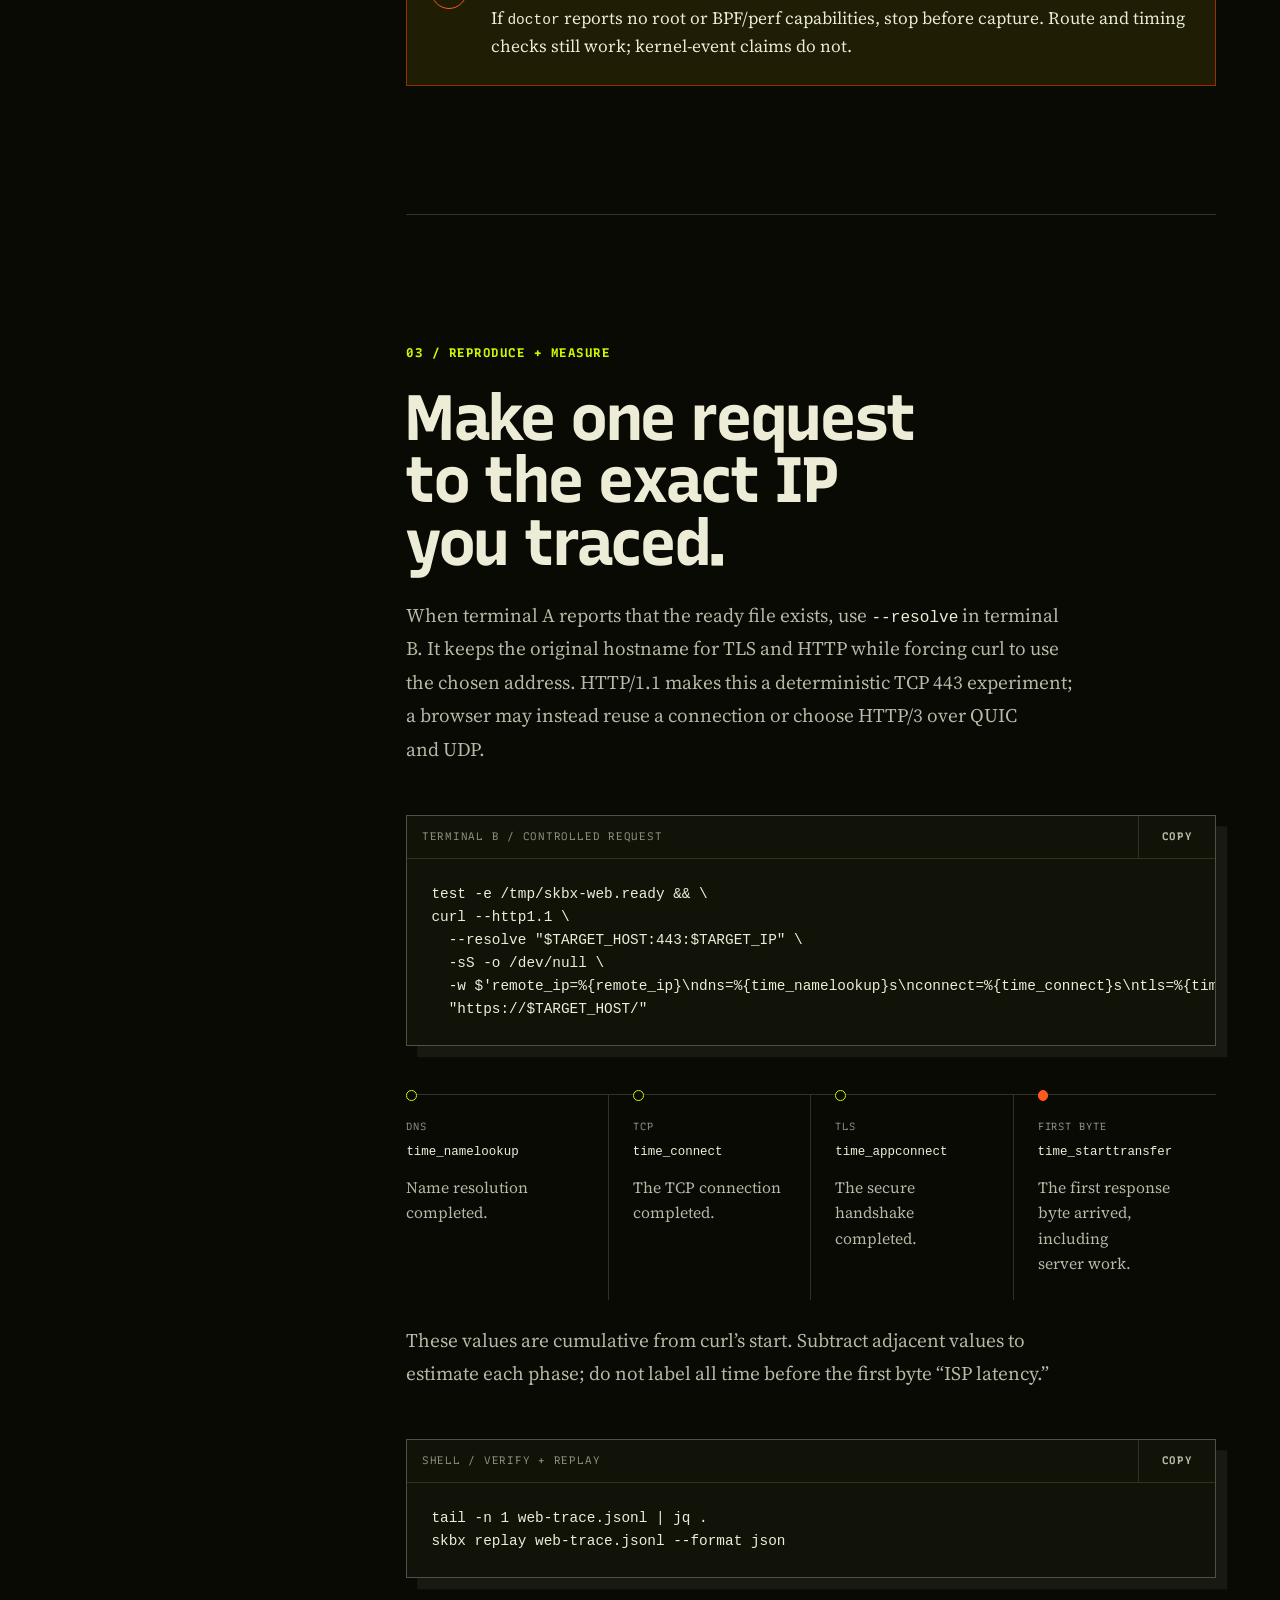
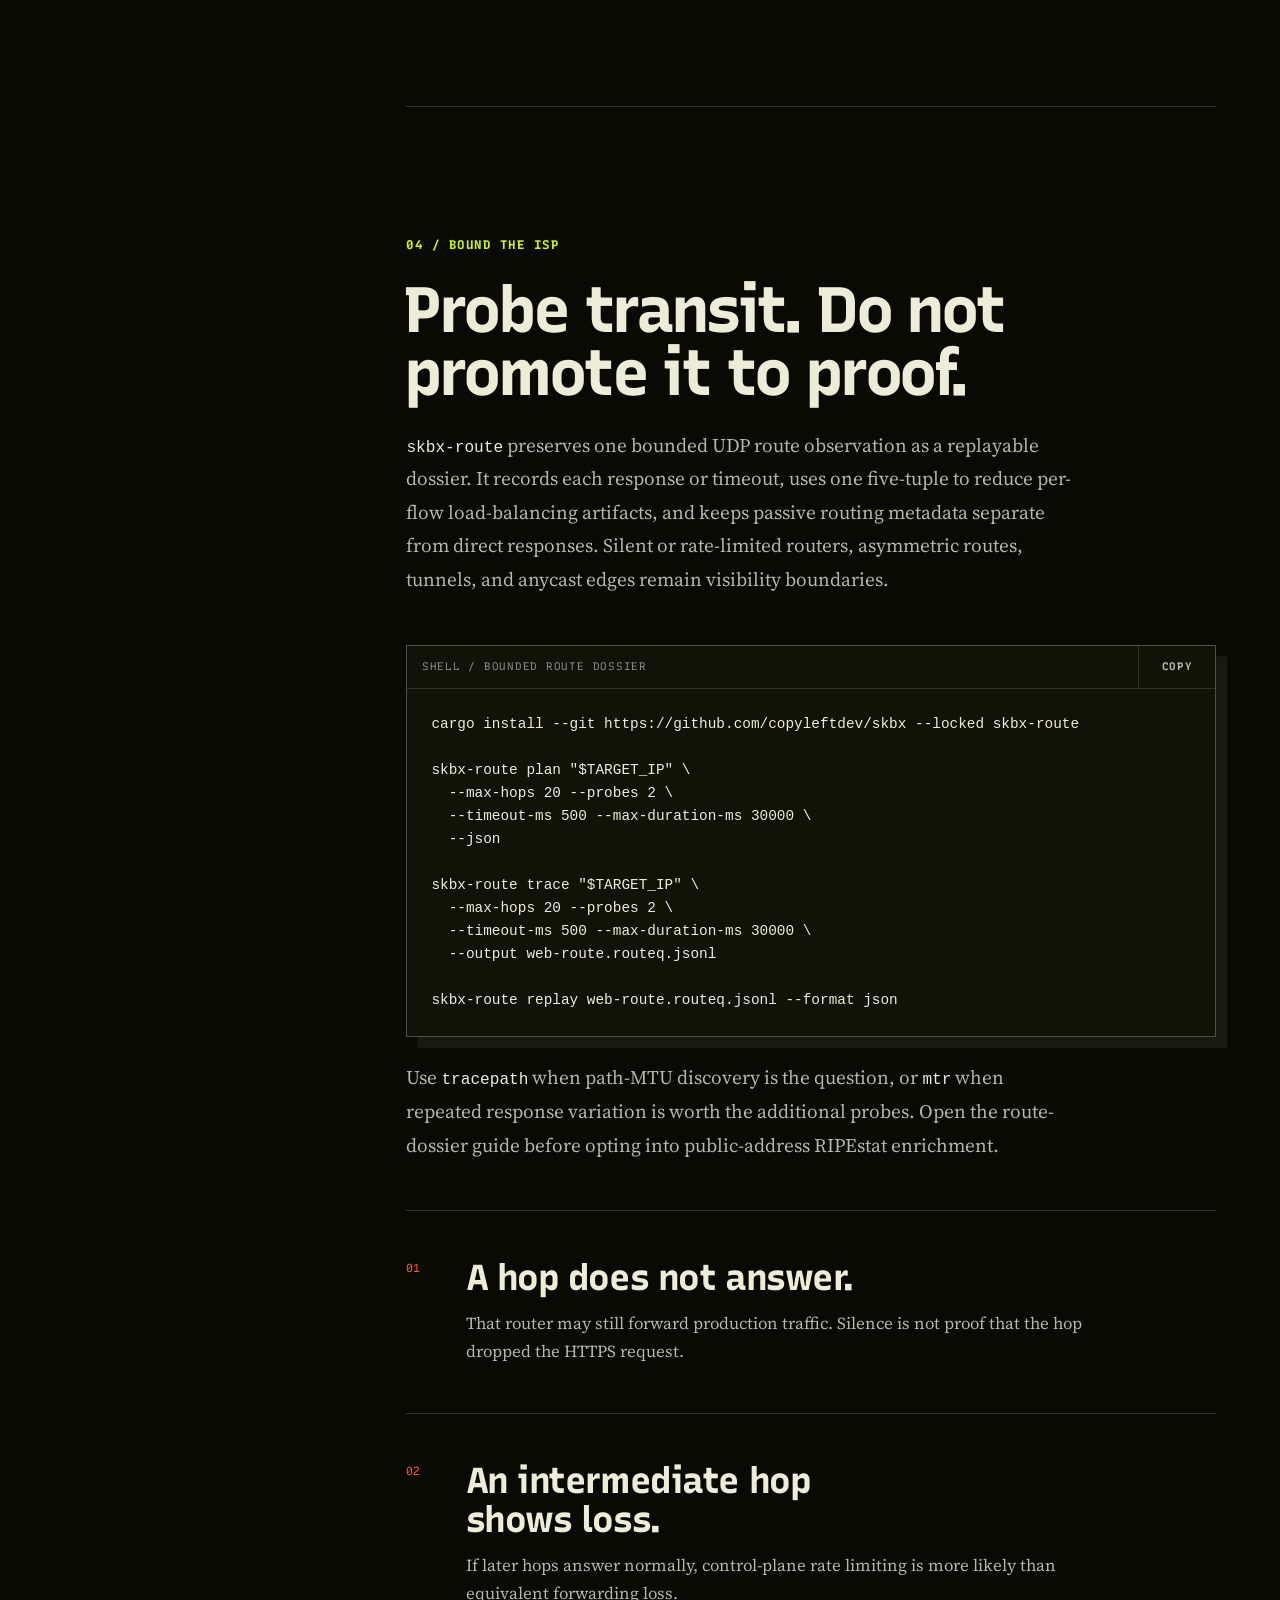
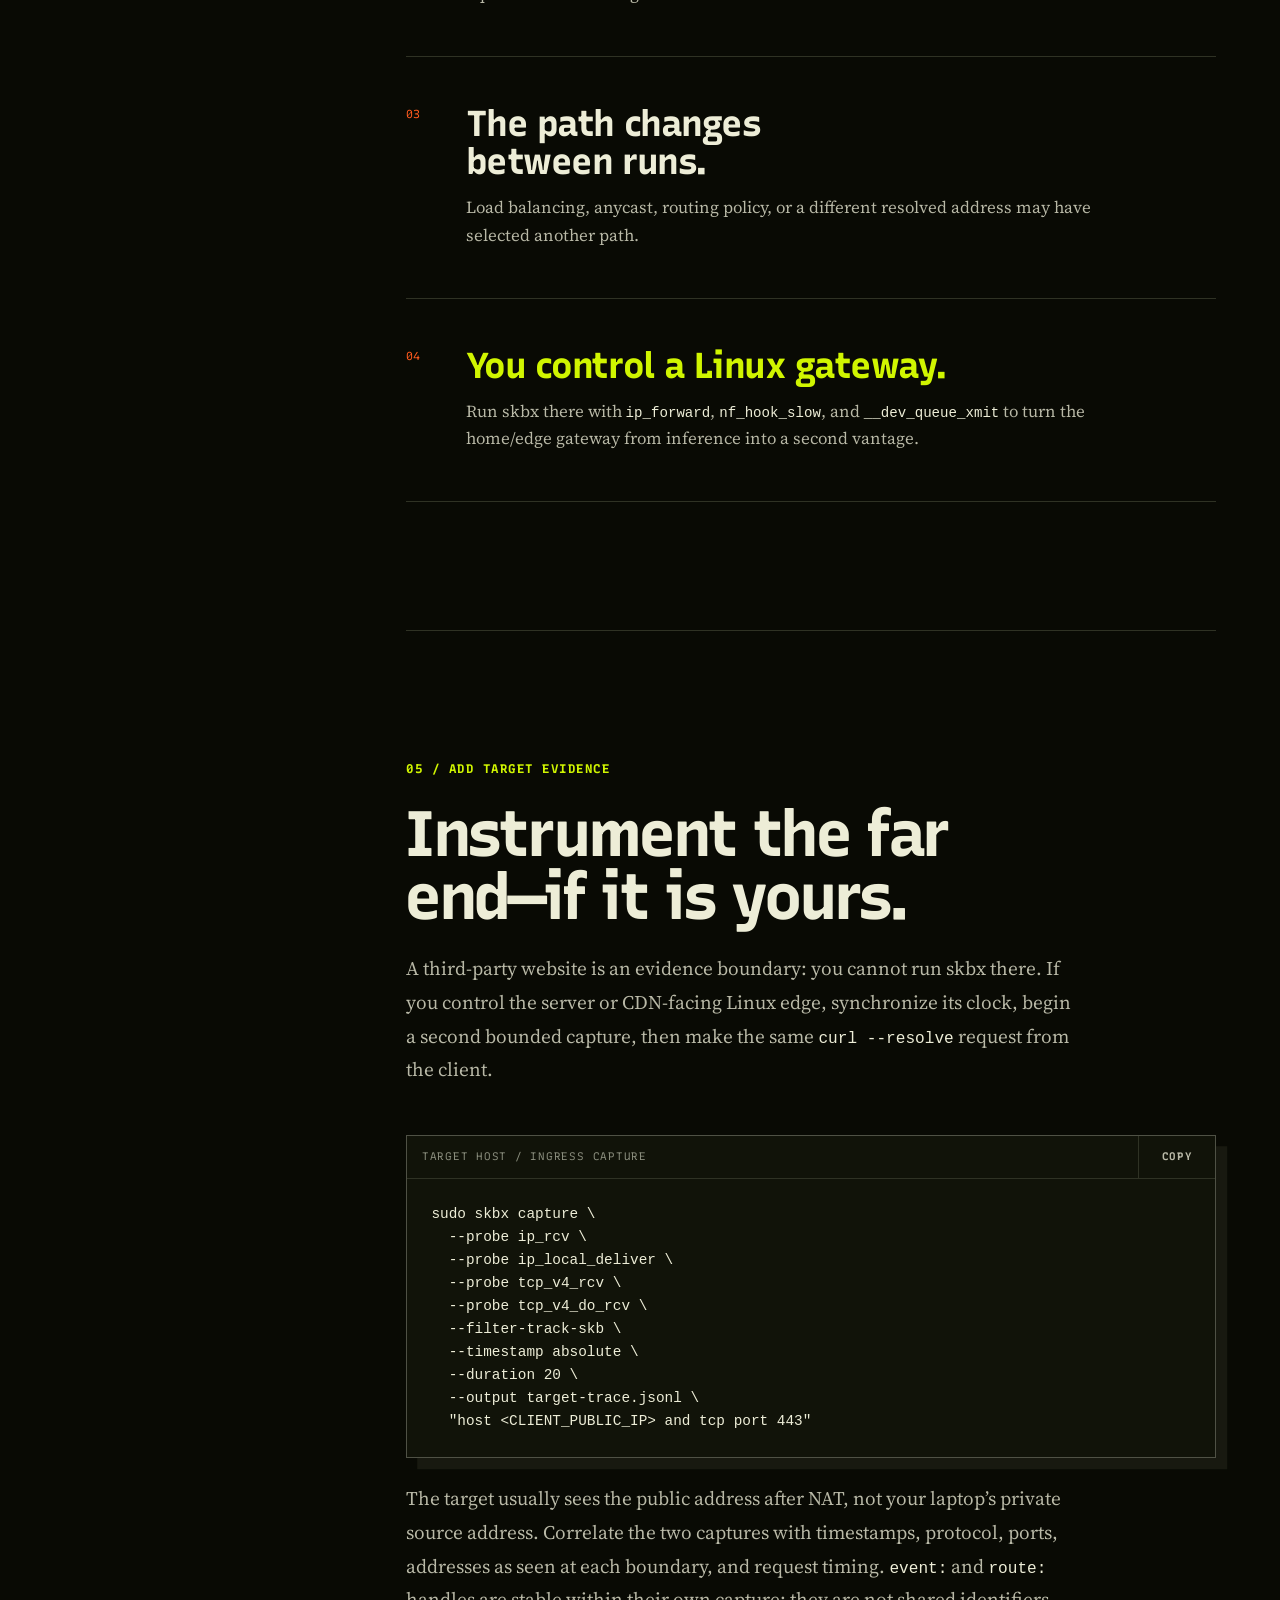
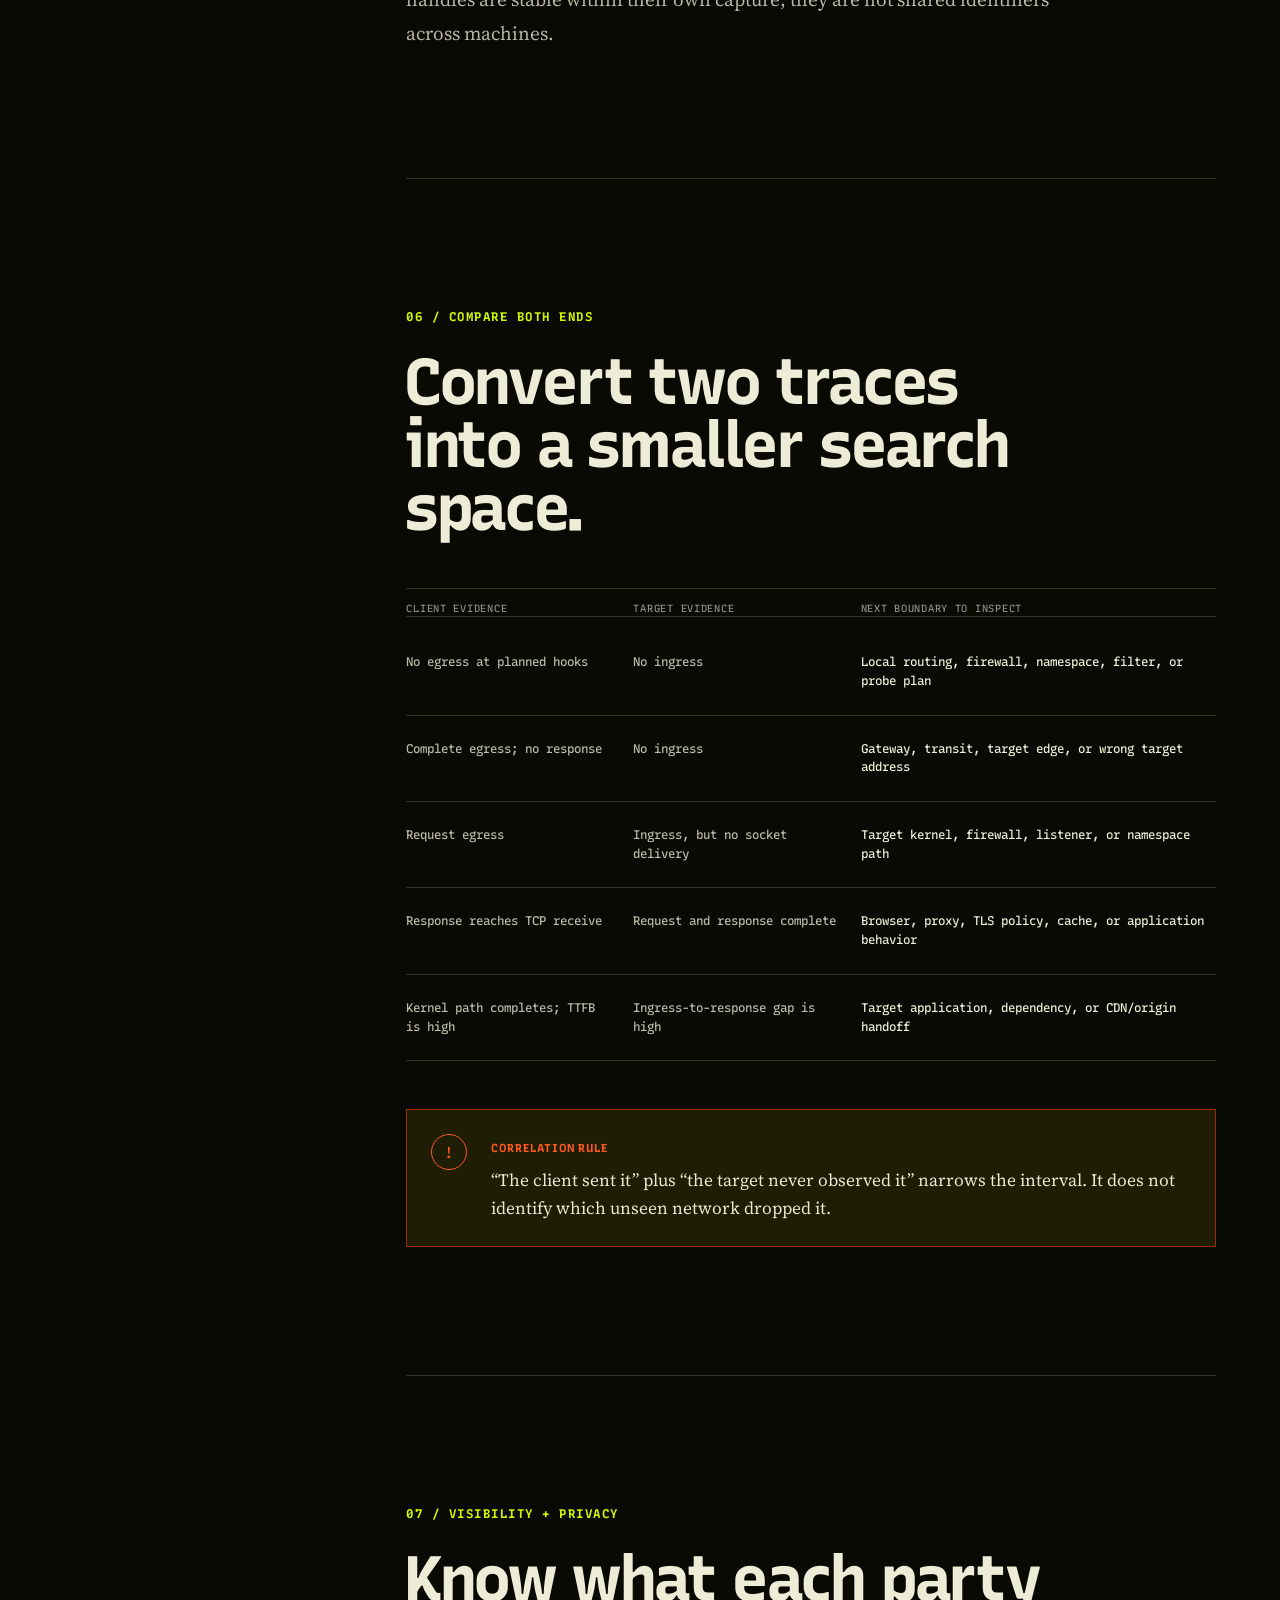
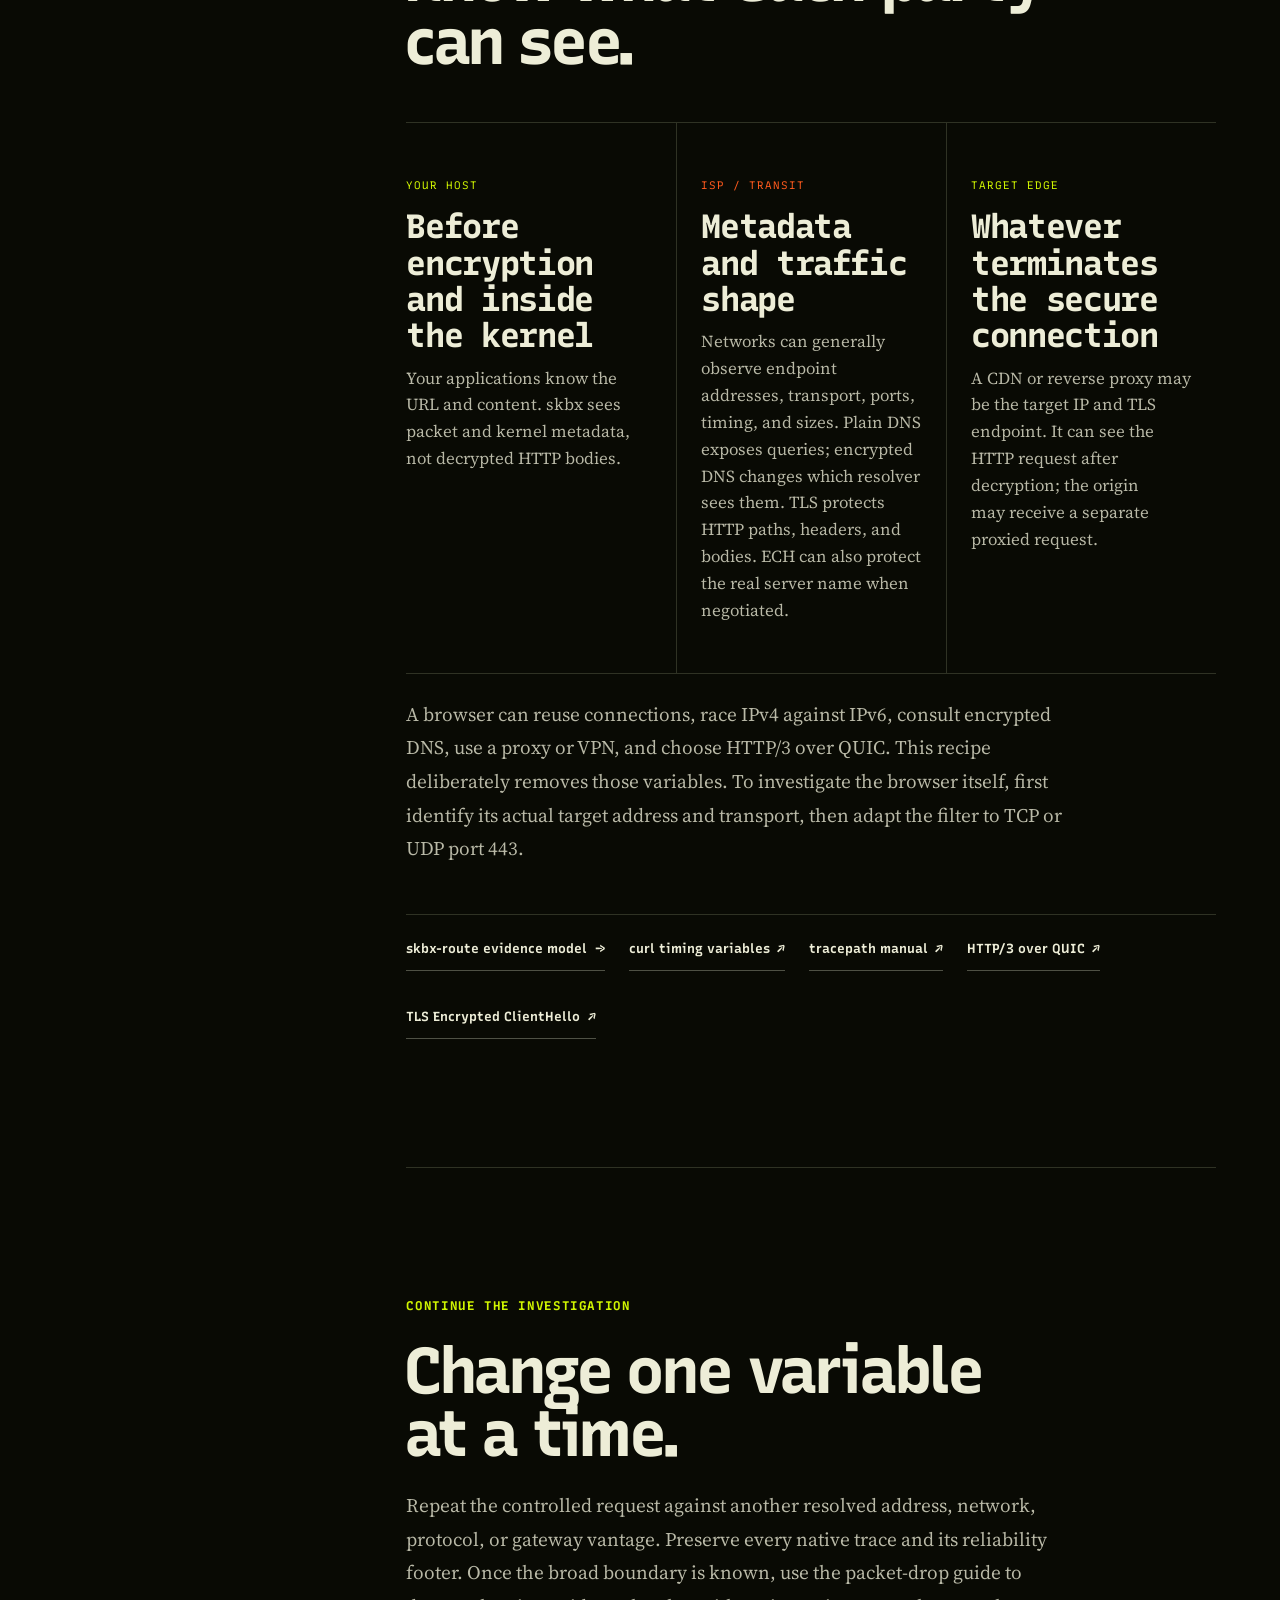
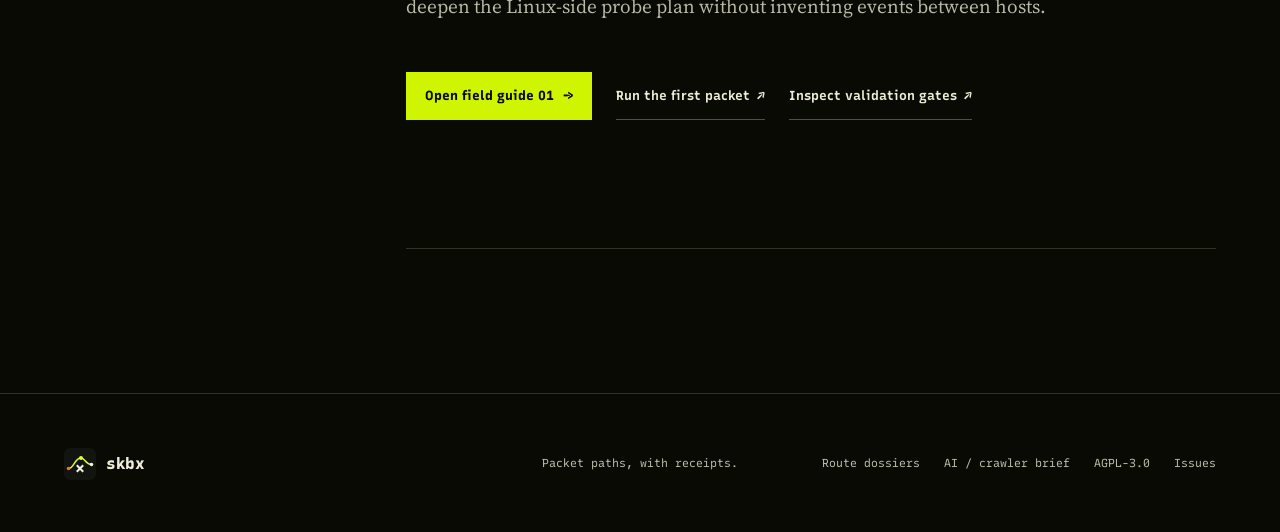
<file: docs/guides/trace-a-website-request.html>
<!DOCTYPE html>
<html lang="en">
<head>
  <meta charset="utf-8">
  <meta name="viewport" content="width=device-width, initial-scale=1, viewport-fit=cover">
  <meta name="theme-color" content="#12150f">
  <meta name="description" content="Trace what happens when Linux opens a website: prove the local kernel path with eBPF, bound the ISP segment, measure DNS, TCP, TLS, and TTFB, and correlate a target-host capture.">
  <meta name="robots" content="index, follow, max-image-preview:large, max-snippet:-1, max-video-preview:-1">
  <meta name="author" content="copyleftdev">
  <meta property="og:title" content="Trace a website request across your Linux host, ISP, and target">
  <meta property="og:description" content="A proof-versus-inference field guide for following one HTTPS request from a Linux client to a target server.">
  <meta property="og:type" content="article">
  <meta property="og:url" content="https://copyleftdev.github.io/skbx/guides/trace-a-website-request.html">
  <meta property="og:site_name" content="skbx">
  <meta property="og:locale" content="en_US">
  <meta property="og:image" content="https://copyleftdev.github.io/skbx/assets/skbx-social-card.png">
  <meta property="og:image:width" content="1200">
  <meta property="og:image:height" content="630">
  <meta property="og:image:alt" content="skbx packet flight recorder route through Linux kernel hooks">
  <meta property="article:published_time" content="2026-07-27">
  <meta property="article:modified_time" content="2026-07-27">
  <meta name="twitter:card" content="summary_large_image">
  <meta name="twitter:title" content="Trace a website request: Linux host → ISP → target">
  <meta name="twitter:description" content="Prove the local packet path, bound the transit gap, and correlate target-host evidence.">
  <meta name="twitter:image" content="https://copyleftdev.github.io/skbx/assets/skbx-social-card.png">
  <meta name="twitter:image:alt" content="skbx packet flight recorder route through Linux kernel hooks">
  <link rel="canonical" href="https://copyleftdev.github.io/skbx/guides/trace-a-website-request.html">
  <link rel="icon" href="../assets/skbx-flight-mark.svg" type="image/svg+xml">
  <link rel="preconnect" href="https://fonts.googleapis.com">
  <link rel="preconnect" href="https://fonts.gstatic.com" crossorigin>
  <link rel="preload" as="style" href="https://fonts.googleapis.com/css2?family=Recursive:slnt,wght@-15..0,300..1000&amp;family=Source+Serif+4:opsz,wght@8..60,300..900&amp;display=swap">
  <link href="https://fonts.googleapis.com/css2?family=Recursive:slnt,wght@-15..0,300..1000&amp;family=Source+Serif+4:opsz,wght@8..60,300..900&amp;display=swap" rel="stylesheet" media="print" onload="this.media='all'">
  <noscript><link href="https://fonts.googleapis.com/css2?family=Recursive:slnt,wght@-15..0,300..1000&amp;family=Source+Serif+4:opsz,wght@8..60,300..900&amp;display=swap" rel="stylesheet"></noscript>
  <link rel="stylesheet" href="../styles.css">
  <script src="../site.js" defer></script>
  <script type="application/ld+json">
  {
    "@context": "https://schema.org",
    "@graph": [
      {
        "@type": "TechArticle",
        "@id": "https://copyleftdev.github.io/skbx/guides/trace-a-website-request.html#article",
        "mainEntityOfPage": "https://copyleftdev.github.io/skbx/guides/trace-a-website-request.html",
        "headline": "How to trace a website request across your Linux host, ISP, and target server",
        "description": "A practical workflow for resolving a target, proving the local Linux kernel path with eBPF, measuring DNS, TCP, TLS, and time to first byte, bounding what happened in transit, and correlating target-host evidence.",
        "image": "https://copyleftdev.github.io/skbx/assets/skbx-social-card.png",
        "datePublished": "2026-07-27",
        "dateModified": "2026-07-27",
        "author": {
          "@type": "Organization",
          "name": "copyleftdev",
          "url": "https://github.com/copyleftdev"
        },
        "publisher": {
          "@type": "Organization",
          "name": "copyleftdev",
          "url": "https://github.com/copyleftdev"
        },
        "about": [
          "website request path",
          "Linux networking",
          "ISP visibility",
          "HTTPS tracing",
          "eBPF packet tracing"
        ],
        "keywords": "trace website request, Linux network path, ISP routing, HTTPS latency, DNS TCP TLS TTFB, eBPF packet tracing, target server debugging",
        "proficiencyLevel": "Intermediate",
        "dependencies": "Linux on x86_64 or arm64 with kernel BTF; root or BPF/perf capabilities for live capture; target-host access for end-to-end kernel evidence"
      },
      {
        "@type": "BreadcrumbList",
        "@id": "https://copyleftdev.github.io/skbx/guides/trace-a-website-request.html#breadcrumbs",
        "itemListElement": [
          {
            "@type": "ListItem",
            "position": 1,
            "name": "skbx",
            "item": "https://copyleftdev.github.io/skbx/"
          },
          {
            "@type": "ListItem",
            "position": 2,
            "name": "Trace a website request",
            "item": "https://copyleftdev.github.io/skbx/guides/trace-a-website-request.html"
          }
        ]
      }
    ]
  }
  </script>
  <title>Trace a website request: Linux host, ISP, and target | skbx</title>
</head>
<body class="guide-page website-guide">
  <a class="skip-link" href="#guide-main">Skip to the field guide</a>
  <div class="reading-progress" aria-hidden="true"><span data-reading-progress></span></div>

  <header class="site-header guide-header" data-header>
    <a class="brand" href="../">
      <img src="../assets/skbx-flight-mark.svg" alt="" width="36" height="36">
      <span>skbx</span>
      <span class="brand-state">field guide / 02</span>
    </a>
    <nav aria-label="Guide navigation">
      <a href="../">Overview</a>
      <a href="../route.html">Route dossiers</a>
      <a href="#local-host">Run the trace</a>
      <a class="nav-github" href="https://github.com/copyleftdev/skbx">GitHub <span aria-hidden="true">↗</span></a>
    </nav>
  </header>

  <main id="guide-main">
    <article class="guide">
      <header class="guide-hero">
        <div class="guide-hero-copy">
          <div class="guide-breadcrumb">
            <a href="../">skbx</a>
            <span aria-hidden="true">/</span>
            <span>field guide 02</span>
          </div>
          <p class="section-kicker">Website request path</p>
          <h1>Your browser said “loading.” <em>What actually happened?</em></h1>
          <p class="guide-deck">
            Follow one controlled HTTPS request from your Linux kernel, across
            an Internet route you can probe but not directly observe, to a
            target host you may—or may not—control.
          </p>
          <div class="guide-hero-actions">
            <a class="primary-link" href="#vantage">Map the evidence boundary <span aria-hidden="true">↓</span></a>
            <a class="text-link" href="#local-host">Start the local trace</a>
          </div>
        </div>
        <aside class="guide-brief" aria-label="Website request visibility map">
          <div class="guide-trace vantage-trace">
            <div class="guide-trace-head">
              <span>REQUEST ROUTE</span>
              <span class="recording"><i></i> 3 VANTAGES</span>
            </div>
            <ol>
              <li class="is-local"><span>01</span><strong>your host</strong><em>prove</em></li>
              <li class="is-conditional"><span>02</span><strong>gateway</strong><em>prove if controlled</em></li>
              <li class="is-inference"><span>03</span><strong>ISP / transit</strong><em>bound</em></li>
              <li class="is-conditional"><span>04</span><strong>target edge</strong><em>prove if controlled</em></li>
              <li class="is-verdict"><span>05</span><strong>comparison</strong><em>narrow the fault</em></li>
            </ol>
          </div>
          <dl class="guide-facts">
            <div><dt>Reproducer</dt><dd>curl / HTTPS</dd></div>
            <div><dt>Transport</dt><dd>TCP 443 / IPv4</dd></div>
            <div><dt>Local truth</dt><dd>skbx traceq</dd></div>
            <div><dt>Transit record</dt><dd>skbx-route / routeq</dd></div>
          </dl>
          <p class="guide-reviewed">Dogfooded 2026-07-27 · <code>traceq/0.1.0</code></p>
        </aside>
      </header>

      <div class="guide-layout">
        <nav class="guide-toc" aria-label="Field guide sections">
          <div class="guide-toc-head">
            <p>Flight plan</p>
            <span data-guide-count>00 / 08</span>
          </div>
          <ol>
            <li><a href="#vantage" data-guide-link><span>00</span> Evidence boundary</a></li>
            <li><a href="#target" data-guide-link><span>01</span> Pin the target</a></li>
            <li><a href="#local-host" data-guide-link><span>02</span> Prove the local path</a></li>
            <li><a href="#timings" data-guide-link><span>03</span> Measure the exchange</a></li>
            <li><a href="#isp" data-guide-link><span>04</span> Bound the ISP</a></li>
            <li><a href="#target-host" data-guide-link><span>05</span> Add target evidence</a></li>
            <li><a href="#compare" data-guide-link><span>06</span> Compare both ends</a></li>
            <li><a href="#visibility" data-guide-link><span>07</span> Know what is visible</a></li>
            <li><a href="#next" data-guide-link><span>08</span> Continue</a></li>
          </ol>
          <p class="guide-toc-current" data-guide-current>Evidence boundary</p>
        </nav>

        <div class="guide-content">
          <section id="vantage" aria-labelledby="vantage-title" data-guide-section>
            <p class="section-kicker">The governing idea</p>
            <h2 id="vantage-title">Every claim needs a vantage point.</h2>
            <p>
              A vantage point is the machine or network boundary where you
              collected evidence. Running skbx on your laptop proves what the
              packet did inside that laptop. It does not grant visibility into
              your ISP or a third-party server. Add skbx to a Linux gateway or
              target host and each becomes another provable boundary.
            </p>
            <div class="truth-map">
              <article class="truth-zone is-proven">
                <span>01 / YOUR LINUX HOST</span>
                <strong>Prove</strong>
                <p>Resolved address, chosen route, kernel hooks, interface, tuple, packet lineage, and capture reliability.</p>
              </article>
              <article class="truth-zone is-inferred">
                <span>02 / ISP + TRANSIT</span>
                <strong>Infer</strong>
                <p>Responsive hops, path MTU, timing changes, and the interval between observed endpoints—not every router or cause.</p>
              </article>
              <article class="truth-zone is-remote">
                <span>03 / TARGET HOST</span>
                <strong>Prove with access</strong>
                <p>Ingress hooks, firewall and socket-delivery path, response egress, and target-side loss telemetry.</p>
              </article>
            </div>
            <aside class="guide-callout" aria-labelledby="boundary-rule-title">
              <span class="guide-callout-mark" aria-hidden="true">!</span>
              <div>
                <strong id="boundary-rule-title">Boundary rule</strong>
                <p>Absence at a vantage is not proof of loss elsewhere unless the capture window and reliability footer are complete.</p>
              </div>
            </aside>
          </section>

          <section id="target" aria-labelledby="target-title" data-guide-section>
            <span class="guide-step">01 / PIN THE TARGET</span>
            <h2 id="target-title">Turn a hostname into one controlled destination.</h2>
            <p>
              A website name may resolve to several IPv4 and IPv6 addresses,
              often at a CDN or anycast edge rather than the origin server.
              Choose one IPv4 address for this experiment, then ask Linux which
              gateway, interface, and source address it would use.
            </p>
            <div class="guide-code-block">
              <div class="guide-code-toolbar">
                <span>shell / resolve + route</span>
                <button type="button" data-copy="TARGET_HOST=example.com&#10;TARGET_IP=$(getent ahostsv4 &quot;$TARGET_HOST&quot; | awk 'NR == 1 {print $1}')&#10;printf 'target=%s ip=%s\n' &quot;$TARGET_HOST&quot; &quot;$TARGET_IP&quot;&#10;ip route get &quot;$TARGET_IP&quot;" data-copy-success="Target setup copied." aria-label="Copy target resolution and route commands">Copy</button>
              </div>
              <pre><code>TARGET_HOST=example.com
TARGET_IP=$(getent ahostsv4 "$TARGET_HOST" | awk 'NR == 1 {print $1}')
printf 'target=%s ip=%s\n' "$TARGET_HOST" "$TARGET_IP"
ip route get "$TARGET_IP"</code></pre>
            </div>
            <dl class="evidence-ledger">
              <div><dt><code>via</code></dt><dd>Your next-hop gateway—not “the ISP.”</dd></div>
              <div><dt><code>dev</code></dt><dd>The local interface Linux selected.</dd></div>
              <div><dt><code>src</code></dt><dd>The local source address before upstream NAT.</dd></div>
              <div><dt>target IP</dt><dd>The edge selected for this run; a later lookup may differ.</dd></div>
            </dl>
          </section>

          <section id="local-host" aria-labelledby="local-host-title" data-guide-section>
            <span class="guide-step">02 / PROVE THE LOCAL PATH</span>
            <h2 id="local-host-title">Record request egress and response ingress.</h2>
            <p>
              Check privilege and kernel prerequisites first. Then resolve the
              exact probes without attaching. These functions cover IPv4
              local output, device queueing, IPv4 receive, and TCP receive on
              a typical host; the plan tells you what your target kernel
              actually exposes.
            </p>
            <div class="guide-code-block">
              <div class="guide-code-toolbar">
                <span>shell / readiness + plan</span>
                <button type="button" data-copy="skbx doctor --json&#10;skbx plan --probe ip_local_out --probe ip_output --probe __dev_queue_xmit --probe ip_rcv --probe tcp_v4_rcv --json" data-copy-success="Readiness and probe plan copied." aria-label="Copy host readiness and probe plan commands">Copy</button>
              </div>
              <pre><code>skbx doctor --json

skbx plan \
  --probe ip_local_out \
  --probe ip_output \
  --probe __dev_queue_xmit \
  --probe ip_rcv \
  --probe tcp_v4_rcv \
  --json</code></pre>
            </div>
            <p>
              Start a bounded capture in terminal A. Keep the pcap expression
              pinned to the address from step 01 so unrelated browser tabs do
              not contaminate the evidence.
            </p>
            <div class="guide-code-block">
              <div class="guide-code-toolbar">
                <span>terminal A / local capture</span>
                <button type="button" data-copy="sudo skbx capture \&#10;  --probe ip_local_out \&#10;  --probe ip_output \&#10;  --probe __dev_queue_xmit \&#10;  --probe ip_rcv \&#10;  --probe tcp_v4_rcv \&#10;  --filter-track-skb \&#10;  --duration 15 \&#10;  --ready-file /tmp/skbx-web.ready \&#10;  --output web-trace.jsonl \&#10;  &quot;host $TARGET_IP and tcp port 443&quot;" data-copy-success="Local capture command copied." aria-label="Copy website capture command">Copy</button>
              </div>
              <pre><code>sudo skbx capture \
  --probe ip_local_out \
  --probe ip_output \
  --probe __dev_queue_xmit \
  --probe ip_rcv \
  --probe tcp_v4_rcv \
  --filter-track-skb \
  --duration 15 \
  --ready-file /tmp/skbx-web.ready \
  --output web-trace.jsonl \
  "host $TARGET_IP and tcp port 443"</code></pre>
            </div>
            <aside class="guide-callout" aria-labelledby="privilege-title">
              <span class="guide-callout-mark" aria-hidden="true">!</span>
              <div>
                <strong id="privilege-title">Privilege is part of the evidence</strong>
                <p>If <code>doctor</code> reports no root or BPF/perf capabilities, stop before capture. Route and timing checks still work; kernel-event claims do not.</p>
              </div>
            </aside>
          </section>

          <section id="timings" aria-labelledby="timings-title" data-guide-section>
            <span class="guide-step">03 / REPRODUCE + MEASURE</span>
            <h2 id="timings-title">Make one request to the exact IP you traced.</h2>
            <p>
              When terminal A reports that the ready file exists, use
              <code>--resolve</code> in terminal B. It keeps the original
              hostname for TLS and HTTP while forcing curl to use the chosen
              address. HTTP/1.1 makes this a deterministic TCP 443 experiment;
              a browser may instead reuse a connection or choose HTTP/3 over
              QUIC and UDP.
            </p>
            <div class="guide-code-block">
              <div class="guide-code-toolbar">
                <span>terminal B / controlled request</span>
                <button type="button" data-copy="test -e /tmp/skbx-web.ready &amp;&amp; curl --http1.1 --resolve &quot;$TARGET_HOST:443:$TARGET_IP&quot; -sS -o /dev/null -w $'remote_ip=%{remote_ip}\\ndns=%{time_namelookup}s\\nconnect=%{time_connect}s\\ntls=%{time_appconnect}s\\nttfb=%{time_starttransfer}s\\ntotal=%{time_total}s\\nhttp=%{http_code}\\n' &quot;https://$TARGET_HOST/&quot;" data-copy-success="Controlled request copied." aria-label="Copy controlled curl request">Copy</button>
              </div>
              <pre><code>test -e /tmp/skbx-web.ready &amp;&amp; \
curl --http1.1 \
  --resolve "$TARGET_HOST:443:$TARGET_IP" \
  -sS -o /dev/null \
  -w $'remote_ip=%{remote_ip}\ndns=%{time_namelookup}s\nconnect=%{time_connect}s\ntls=%{time_appconnect}s\nttfb=%{time_starttransfer}s\ntotal=%{time_total}s\nhttp=%{http_code}\n' \
  "https://$TARGET_HOST/"</code></pre>
            </div>
            <div class="timing-ruler">
              <div><span>DNS</span><strong><code>time_namelookup</code></strong><p>Name resolution completed.</p></div>
              <div><span>TCP</span><strong><code>time_connect</code></strong><p>The TCP connection completed.</p></div>
              <div><span>TLS</span><strong><code>time_appconnect</code></strong><p>The secure handshake completed.</p></div>
              <div><span>FIRST BYTE</span><strong><code>time_starttransfer</code></strong><p>The first response byte arrived, including server work.</p></div>
            </div>
            <p>
              These values are cumulative from curl’s start. Subtract adjacent
              values to estimate each phase; do not label all time before the
              first byte “ISP latency.”
            </p>
            <div class="guide-code-block">
              <div class="guide-code-toolbar">
                <span>shell / verify + replay</span>
                <button type="button" data-copy="tail -n 1 web-trace.jsonl | jq .&#10;skbx replay web-trace.jsonl --format json" data-copy-success="Trace verification and replay copied." aria-label="Copy trace verification and replay commands">Copy</button>
              </div>
              <pre><code>tail -n 1 web-trace.jsonl | jq .
skbx replay web-trace.jsonl --format json</code></pre>
            </div>
          </section>

          <section id="isp" aria-labelledby="isp-title" data-guide-section>
            <span class="guide-step">04 / BOUND THE ISP</span>
            <h2 id="isp-title">Probe transit. Do not promote it to proof.</h2>
            <p>
              <code>skbx-route</code> preserves one bounded UDP route
              observation as a replayable dossier. It records each response
              or timeout, uses one five-tuple to reduce per-flow
              load-balancing artifacts, and keeps passive routing metadata
              separate from direct responses. Silent or rate-limited routers,
              asymmetric routes, tunnels, and anycast edges remain visibility
              boundaries.
            </p>
            <div class="guide-code-block">
              <div class="guide-code-toolbar">
                <span>shell / bounded route dossier</span>
                <button type="button" data-copy="cargo install --git https://github.com/copyleftdev/skbx --locked skbx-route&#10;skbx-route plan &quot;$TARGET_IP&quot; --max-hops 20 --probes 2 --timeout-ms 500 --max-duration-ms 30000 --json&#10;skbx-route trace &quot;$TARGET_IP&quot; --max-hops 20 --probes 2 --timeout-ms 500 --max-duration-ms 30000 --output web-route.routeq.jsonl&#10;skbx-route replay web-route.routeq.jsonl --format json" data-copy-success="Route dossier commands copied." aria-label="Copy skbx-route install, plan, trace, and replay commands">Copy</button>
              </div>
              <pre><code>cargo install --git https://github.com/copyleftdev/skbx --locked skbx-route

skbx-route plan "$TARGET_IP" \
  --max-hops 20 --probes 2 \
  --timeout-ms 500 --max-duration-ms 30000 \
  --json

skbx-route trace "$TARGET_IP" \
  --max-hops 20 --probes 2 \
  --timeout-ms 500 --max-duration-ms 30000 \
  --output web-route.routeq.jsonl

skbx-route replay web-route.routeq.jsonl --format json</code></pre>
            </div>
            <p>
              Use <code>tracepath</code> when path-MTU discovery is the
              question, or <code>mtr</code> when repeated response variation is
              worth the additional probes. Open the
              <a href="../route.html">route-dossier guide</a> before opting
              into public-address RIPEstat enrichment.
            </p>
            <div class="guide-questions transit-rules">
              <article>
                <h3>A hop does not answer.</h3>
                <p>That router may still forward production traffic. Silence is not proof that the hop dropped the HTTPS request.</p>
              </article>
              <article>
                <h3>An intermediate hop shows loss.</h3>
                <p>If later hops answer normally, control-plane rate limiting is more likely than equivalent forwarding loss.</p>
              </article>
              <article>
                <h3>The path changes between runs.</h3>
                <p>Load balancing, anycast, routing policy, or a different resolved address may have selected another path.</p>
              </article>
              <article>
                <h3>You control a Linux gateway.</h3>
                <p>Run skbx there with <code>ip_forward</code>, <code>nf_hook_slow</code>, and <code>__dev_queue_xmit</code> to turn the home/edge gateway from inference into a second vantage.</p>
              </article>
            </div>
          </section>

          <section id="target-host" aria-labelledby="target-host-title" data-guide-section>
            <span class="guide-step">05 / ADD TARGET EVIDENCE</span>
            <h2 id="target-host-title">Instrument the far end—if it is yours.</h2>
            <p>
              A third-party website is an evidence boundary: you cannot run
              skbx there. If you control the server or CDN-facing Linux edge,
              synchronize its clock, begin a second bounded capture, then make
              the same <code>curl --resolve</code> request from the client.
            </p>
            <div class="guide-code-block">
              <div class="guide-code-toolbar">
                <span>target host / ingress capture</span>
                <button type="button" data-copy="sudo skbx capture \&#10;  --probe ip_rcv \&#10;  --probe ip_local_deliver \&#10;  --probe tcp_v4_rcv \&#10;  --probe tcp_v4_do_rcv \&#10;  --filter-track-skb \&#10;  --timestamp absolute \&#10;  --duration 20 \&#10;  --output target-trace.jsonl \&#10;  &quot;host &lt;CLIENT_PUBLIC_IP&gt; and tcp port 443&quot;" data-copy-success="Target-host capture copied." aria-label="Copy target-host capture command">Copy</button>
              </div>
              <pre><code>sudo skbx capture \
  --probe ip_rcv \
  --probe ip_local_deliver \
  --probe tcp_v4_rcv \
  --probe tcp_v4_do_rcv \
  --filter-track-skb \
  --timestamp absolute \
  --duration 20 \
  --output target-trace.jsonl \
  "host &lt;CLIENT_PUBLIC_IP&gt; and tcp port 443"</code></pre>
            </div>
            <p>
              The target usually sees the public address after NAT, not your
              laptop’s private source address. Correlate the two captures with
              timestamps, protocol, ports, addresses as seen at each boundary,
              and request timing. <code>event:</code> and <code>route:</code>
              handles are stable within their own capture; they are not shared
              identifiers across machines.
            </p>
          </section>

          <section id="compare" aria-labelledby="compare-title" data-guide-section>
            <span class="guide-step">06 / COMPARE BOTH ENDS</span>
            <h2 id="compare-title">Convert two traces into a smaller search space.</h2>
            <table class="decision-ledger">
              <caption>Website request evidence interpretations</caption>
              <thead>
                <tr>
                  <th scope="col">Client evidence</th>
                  <th scope="col">Target evidence</th>
                  <th scope="col">Next boundary to inspect</th>
                </tr>
              </thead>
              <tbody>
                <tr>
                  <td>No egress at planned hooks</td>
                  <td>No ingress</td>
                  <td><strong>Local routing, firewall, namespace, filter, or probe plan</strong></td>
                </tr>
                <tr>
                  <td>Complete egress; no response</td>
                  <td>No ingress</td>
                  <td><strong>Gateway, transit, target edge, or wrong target address</strong></td>
                </tr>
                <tr>
                  <td>Request egress</td>
                  <td>Ingress, but no socket delivery</td>
                  <td><strong>Target kernel, firewall, listener, or namespace path</strong></td>
                </tr>
                <tr>
                  <td>Response reaches TCP receive</td>
                  <td>Request and response complete</td>
                  <td><strong>Browser, proxy, TLS policy, cache, or application behavior</strong></td>
                </tr>
                <tr>
                  <td>Kernel path completes; TTFB is high</td>
                  <td>Ingress-to-response gap is high</td>
                  <td><strong>Target application, dependency, or CDN/origin handoff</strong></td>
                </tr>
              </tbody>
            </table>
            <aside class="guide-callout" aria-labelledby="correlation-title">
              <span class="guide-callout-mark" aria-hidden="true">!</span>
              <div>
                <strong id="correlation-title">Correlation rule</strong>
                <p>“The client sent it” plus “the target never observed it” narrows the interval. It does not identify which unseen network dropped it.</p>
              </div>
            </aside>
          </section>

          <section id="visibility" aria-labelledby="visibility-title" data-guide-section>
            <span class="guide-step">07 / VISIBILITY + PRIVACY</span>
            <h2 id="visibility-title">Know what each party can see.</h2>
            <div class="visibility-matrix">
              <article>
                <span>YOUR HOST</span>
                <h3>Before encryption and inside the kernel</h3>
                <p>Your applications know the URL and content. skbx sees packet and kernel metadata, not decrypted HTTP bodies.</p>
              </article>
              <article>
                <span>ISP / TRANSIT</span>
                <h3>Metadata and traffic shape</h3>
                <p>Networks can generally observe endpoint addresses, transport, ports, timing, and sizes. Plain DNS exposes queries; encrypted DNS changes which resolver sees them. TLS protects HTTP paths, headers, and bodies. ECH can also protect the real server name when negotiated.</p>
              </article>
              <article>
                <span>TARGET EDGE</span>
                <h3>Whatever terminates the secure connection</h3>
                <p>A CDN or reverse proxy may be the target IP and TLS endpoint. It can see the HTTP request after decryption; the origin may receive a separate proxied request.</p>
              </article>
            </div>
            <p>
              A browser can reuse connections, race IPv4 against IPv6, consult
              encrypted DNS, use a proxy or VPN, and choose HTTP/3 over QUIC.
              This recipe deliberately removes those variables. To investigate
              the browser itself, first identify its actual target address and
              transport, then adapt the filter to TCP or UDP port 443.
            </p>
            <div class="guide-links reference-links">
              <a class="text-link" href="../route.html">skbx-route evidence model <span aria-hidden="true">→</span></a>
              <a class="text-link" href="https://curl.se/docs/manpage.html#-w">curl timing variables <span aria-hidden="true">↗</span></a>
              <a class="text-link" href="https://man7.org/linux/man-pages/man8/tracepath.8@@iputils.html">tracepath manual <span aria-hidden="true">↗</span></a>
              <a class="text-link" href="https://www.rfc-editor.org/rfc/rfc9114.html">HTTP/3 over QUIC <span aria-hidden="true">↗</span></a>
              <a class="text-link" href="https://www.rfc-editor.org/rfc/rfc9849.html">TLS Encrypted ClientHello <span aria-hidden="true">↗</span></a>
            </div>
          </section>

          <section id="next" aria-labelledby="next-title" data-guide-section>
            <p class="section-kicker">Continue the investigation</p>
            <h2 id="next-title">Change one variable at a time.</h2>
            <p>
              Repeat the controlled request against another resolved address,
              network, protocol, or gateway vantage. Preserve every native
              trace and its reliability footer. Once the broad boundary is
              known, use the packet-drop guide to deepen the Linux-side probe
              plan without inventing events between hosts.
            </p>
            <div class="guide-links">
              <a class="primary-link" href="debug-linux-packet-drops.html">Open field guide 01 <span aria-hidden="true">→</span></a>
              <a class="text-link" href="https://github.com/copyleftdev/skbx#first-packet">Run the first packet <span aria-hidden="true">↗</span></a>
              <a class="text-link" href="https://github.com/copyleftdev/skbx/blob/main/docs/validation.md">Inspect validation gates <span aria-hidden="true">↗</span></a>
            </div>
          </section>
        </div>
      </div>
    </article>
  </main>

  <p id="copy-status" class="guide-copy-status" role="status" aria-live="polite"></p>

  <footer class="site-footer">
    <a class="brand footer-brand" href="../">
      <img src="../assets/skbx-flight-mark.svg" alt="" width="32" height="32">
      <span>skbx</span>
    </a>
    <p>Packet paths, with receipts.</p>
    <div>
      <a href="../route.html">Route dossiers</a>
      <a href="../llms.txt">AI / crawler brief</a>
      <a href="https://github.com/copyleftdev/skbx/blob/main/LICENSE">AGPL-3.0</a>
      <a href="https://github.com/copyleftdev/skbx/issues">Issues</a>
    </div>
  </footer>
</body>
</html>
</file>
<file: docs/styles.css>
:root {
  color-scheme: dark;
  --ink-950: oklch(14% 0.016 116);
  --ink-900: oklch(18% 0.018 116);
  --ink-850: oklch(21% 0.018 116);
  --ink-800: oklch(25% 0.018 116);
  --ink-650: oklch(43% 0.02 116);
  --ink-500: oklch(64% 0.024 116);
  --paper-300: oklch(78% 0.025 106);
  --paper-100: oklch(94% 0.028 105);
  --phosphor: oklch(91% 0.22 120);
  --phosphor-dim: oklch(63% 0.14 120);
  --flare: oklch(68% 0.21 38);
  --flare-dark: oklch(46% 0.15 38);
  --line: oklch(31% 0.025 116);
  --font: "Recursive", "Arial Narrow", sans-serif;
  --space-xs: 0.5rem;
  --space-sm: 0.75rem;
  --space-md: 1.5rem;
  --space-lg: 3rem;
  --space-xl: 6rem;
  --space-2xl: 9rem;
  --page: clamp(1.25rem, 5vw, 5.5rem);
  --max: 96rem;
  --ease-out: cubic-bezier(0.16, 1, 0.3, 1);
  --ease-in-out: cubic-bezier(0.65, 0, 0.35, 1);
  --duration-fast: 140ms;
  --duration-med: 280ms;
  --duration-long: 700ms;
  --z-header: 20;
}

* {
  box-sizing: border-box;
}

html {
  scroll-behavior: smooth;
  scrollbar-color: var(--phosphor-dim) var(--ink-950);
}

body {
  margin: 0;
  overflow-x: hidden;
  background: var(--ink-950);
  color: var(--paper-100);
  font-family: var(--font);
  font-size: 1rem;
  font-weight: 390;
  font-kerning: normal;
  line-height: 1.6;
}

::selection {
  color: var(--ink-950);
  background: var(--phosphor);
}

a {
  color: inherit;
  text-decoration: none;
}

button,
input {
  font: inherit;
}

button {
  color: inherit;
}

code,
pre,
.eyebrow,
.section-kicker,
.step-number,
.incident-meta,
.hero-index,
.hero-telemetry,
.site-header,
.site-footer,
.agent-prompt,
.guide-breadcrumb,
.guide-facts,
.guide-reviewed,
.guide-toc,
.guide-step,
.guide-route,
.guide-code-block,
.guide-code-toolbar,
.field-guide-index,
.field-guide-terms,
.field-guide-list,
.truth-map,
.evidence-ledger,
.timing-ruler,
.decision-ledger,
.visibility-matrix,
.agent-handshake,
.agent-lanes,
.onboard-boundary-ledger,
.onboard-protocol,
.verification-register {
  font-variation-settings: "MONO" 1, "CASL" 0;
  font-variant-ligatures: none;
}

.skip-link {
  position: fixed;
  top: 0.75rem;
  left: 0.75rem;
  z-index: 100;
  padding: 0.75rem 1rem;
  transform: translateY(-150%);
  background: var(--phosphor);
  color: var(--ink-950);
  font-weight: 700;
  transition: transform var(--duration-med) var(--ease-out);
}

.skip-link:focus {
  transform: translateY(0);
}

:focus-visible {
  outline: 2px solid var(--phosphor);
  outline-offset: 4px;
}

.site-header {
  position: fixed;
  z-index: var(--z-header);
  top: 0;
  left: 0;
  display: flex;
  width: 100%;
  align-items: center;
  justify-content: space-between;
  gap: var(--space-md);
  padding: 1rem var(--page);
  border-bottom: 1px solid transparent;
  background: linear-gradient(to bottom, var(--ink-950), transparent);
  font-size: 0.78rem;
  letter-spacing: 0.03em;
  transition: background var(--duration-med), border-color var(--duration-med);
}

.site-header.is-scrolled {
  border-color: var(--line);
  background: var(--ink-950);
}

.brand {
  display: inline-flex;
  min-height: 44px;
  align-items: center;
  gap: 0.65rem;
  font-size: 1rem;
  font-weight: 800;
  letter-spacing: -0.03em;
}

.brand img {
  display: block;
}

.brand-state {
  margin-left: 0.25rem;
  color: var(--paper-300);
  font-size: 0.7rem;
  font-weight: 430;
  letter-spacing: 0.08em;
  text-transform: uppercase;
}

.site-header nav {
  display: flex;
  align-items: center;
  gap: clamp(1rem, 3vw, 2.5rem);
}

.site-header nav a {
  display: none;
  min-height: 44px;
  align-items: center;
  color: var(--paper-300);
  transition: color var(--duration-fast);
}

.site-header nav .nav-github {
  display: inline-flex;
  color: var(--paper-100);
}

@media (hover: hover) {
  .site-header nav a:hover,
  .text-link:hover {
    color: var(--phosphor);
  }
}

.hero {
  position: relative;
  display: grid;
  min-height: 100svh;
  align-items: end;
  overflow: clip;
  padding: clamp(8rem, 16vh, 11rem) var(--page) clamp(3rem, 7vh, 5.5rem);
  isolation: isolate;
}

#trace-field,
.hero-grid {
  position: absolute;
  inset: 0;
  width: 100%;
  height: 100%;
}

#trace-field {
  z-index: -2;
  opacity: 0.8;
}

.hero-grid {
  z-index: -1;
  background-image:
    linear-gradient(to right, color-mix(in oklch, var(--line) 42%, transparent) 1px, transparent 1px),
    linear-gradient(to bottom, color-mix(in oklch, var(--line) 28%, transparent) 1px, transparent 1px);
  background-size: clamp(3rem, 6vw, 6rem) clamp(3rem, 6vw, 6rem);
  mask-image: linear-gradient(to right, black, transparent 82%);
}

.hero::after {
  position: absolute;
  z-index: -1;
  inset: auto 0 0;
  height: 35%;
  background: linear-gradient(to bottom, transparent, var(--ink-950));
  content: "";
  pointer-events: none;
}

.hero-copy {
  max-width: 63rem;
}

.eyebrow,
.section-kicker {
  margin: 0 0 var(--space-md);
  color: var(--phosphor);
  font-size: 0.72rem;
  font-weight: 650;
  letter-spacing: 0.13em;
  text-transform: uppercase;
}

.signal-dot {
  display: inline-block;
  width: 0.45rem;
  height: 0.45rem;
  margin-right: 0.6rem;
  border-radius: 50%;
  background: var(--flare);
  box-shadow: 0 0 1rem var(--flare);
  animation: signal 1.8s var(--ease-in-out) infinite;
}

@keyframes signal {
  50% { opacity: 0.35; transform: scale(0.78); }
}

h1,
h2,
h3,
p {
  text-wrap: pretty;
}

h1,
h2,
h3 {
  margin: 0;
  font-weight: 730;
  line-height: 0.95;
}

h1 {
  max-width: 13ch;
  margin-left: -0.055em;
  font-size: clamp(3.35rem, 10.5vw, 9.6rem);
  letter-spacing: -0.072em;
}

h1 em {
  color: var(--phosphor);
  font-style: normal;
  font-variation-settings: "slnt" -8;
}

.hero-lede {
  max-width: 42rem;
  margin: var(--space-lg) 0 0;
  color: var(--paper-300);
  font-size: clamp(1rem, 1.55vw, 1.3rem);
  line-height: 1.65;
}

.hero-actions {
  display: flex;
  flex-wrap: wrap;
  align-items: center;
  gap: var(--space-md);
  margin-top: var(--space-lg);
}

.command-copy {
  display: grid;
  grid-template-columns: auto minmax(0, 1fr) auto;
  min-height: 52px;
  align-items: center;
  gap: 0.75rem;
  padding: 0.25rem 0.35rem 0.25rem 1rem;
  border: 1px solid var(--ink-650);
  border-radius: 0;
  background: var(--ink-900);
  cursor: pointer;
  text-align: left;
  transition: border-color var(--duration-fast), transform var(--duration-fast);
}

.command-copy .prompt,
.install-command code span {
  color: var(--flare);
}

.command-copy code {
  overflow: hidden;
  font-size: 0.76rem;
  text-overflow: ellipsis;
  white-space: nowrap;
}

.copy-label,
.install-command button {
  min-height: 42px;
  padding: 0.7rem 0.85rem;
  border: 0;
  background: var(--phosphor);
  color: var(--ink-950);
  font-size: 0.7rem;
  font-weight: 780;
  letter-spacing: 0.04em;
  text-transform: uppercase;
}

.command-copy:active,
.install-command button:active {
  transform: scale(0.98);
}

@media (hover: hover) {
  .command-copy:hover {
    border-color: var(--phosphor);
    transform: translateY(-2px);
  }
}

.text-link {
  display: inline-flex;
  min-height: 44px;
  align-items: center;
  gap: 0.45rem;
  border-bottom: 1px solid var(--ink-650);
  font-size: 0.82rem;
  font-weight: 650;
  transition: color var(--duration-fast), border-color var(--duration-fast);
}

.copy-status {
  min-height: 1.5rem;
  margin: 0.5rem 0 0;
  color: var(--phosphor);
  font-size: 0.75rem;
}

.hero-telemetry {
  width: min(100%, 31rem);
  margin-top: var(--space-lg);
  border-top: 1px solid var(--ink-650);
  border-bottom: 1px solid var(--ink-650);
  background: var(--ink-900);
  color: var(--paper-300);
  font-size: 0.66rem;
}

.telemetry-head,
.hero-telemetry footer {
  display: flex;
  justify-content: space-between;
  gap: 1rem;
  padding: 0.75rem 0.9rem;
  color: var(--paper-300);
  letter-spacing: 0.07em;
  text-transform: uppercase;
}

.telemetry-head {
  border-bottom: 1px solid var(--line);
}

.recording {
  color: var(--flare);
}

.recording i {
  display: inline-block;
  width: 0.45rem;
  height: 0.45rem;
  margin-right: 0.35rem;
  border-radius: 50%;
  background: currentColor;
}

.hero-telemetry ol {
  margin: 0;
  padding: 0.65rem 0;
  list-style: none;
}

.hero-telemetry li {
  display: grid;
  grid-template-columns: 4.3rem 3.8rem minmax(0, 1fr);
  gap: 0.5rem;
  padding: 0.38rem 0.9rem;
}

.hero-telemetry time {
  color: var(--ink-650);
}

.hero-telemetry strong {
  overflow: hidden;
  color: var(--paper-100);
  font-weight: 520;
  text-overflow: ellipsis;
}

.hero-telemetry .trace-drop strong {
  color: var(--flare);
}

.hero-telemetry footer {
  border-top: 1px solid var(--line);
  color: var(--phosphor-dim);
}

.hero-index {
  position: absolute;
  right: var(--page);
  bottom: clamp(3rem, 7vh, 5.5rem);
  display: none;
  color: var(--ink-650);
  font-size: 0.65rem;
  letter-spacing: 0.1em;
  text-align: right;
  writing-mode: vertical-rl;
}

.hero-index span:first-child {
  margin-bottom: 1rem;
  color: var(--phosphor);
  font-size: 1.6rem;
}

.reveal {
  animation: reveal-up var(--duration-long) var(--ease-out) both;
  animation-delay: calc(var(--i, 0) * 80ms + 100ms);
}

@keyframes reveal-up {
  from { opacity: 0; transform: translateY(1.5rem); }
  to { opacity: 1; transform: translateY(0); }
}

.incident,
.contract,
.reliability,
.route-brief,
.arc-brief,
.field-guide,
.agent-contract,
.install,
.site-footer {
  width: min(100%, var(--max));
  margin-inline: auto;
  padding-inline: var(--page);
}

.incident {
  display: grid;
  gap: var(--space-lg);
  padding-block: var(--space-xl);
  border-top: 1px solid var(--line);
  border-bottom: 1px solid var(--line);
}

.incident-meta {
  display: flex;
  flex-direction: column;
  gap: 0.35rem;
  color: var(--ink-500);
  font-size: 0.68rem;
  letter-spacing: 0.06em;
  text-transform: uppercase;
}

.incident-statement h2,
.flight-intro h2,
.contract-heading h2,
.reliability-copy h2,
.route-brief h2,
.arc-brief h2,
.field-guide h2,
.agent-contract h2,
.install h2 {
  margin-left: -0.04em;
  font-size: clamp(2.7rem, 7vw, 6.8rem);
  letter-spacing: -0.06em;
}

.incident-statement > p:last-child,
.contract-heading > p:last-child,
.agent-contract > div > p {
  max-width: 38rem;
  margin: var(--space-md) 0 0;
  color: var(--paper-300);
}

.incident-verdict {
  align-self: end;
  padding-top: var(--space-md);
  border-top: 1px solid var(--line);
}

.incident-verdict span {
  display: block;
  color: var(--ink-500);
  font-size: 0.68rem;
  letter-spacing: 0.08em;
  text-transform: uppercase;
}

.incident-verdict strong {
  display: block;
  margin-top: 0.35rem;
  color: var(--flare);
  font-size: clamp(1.4rem, 3vw, 2.4rem);
  font-weight: 620;
}

.flight {
  --flight-height: 310vh;
  position: relative;
  width: min(100%, var(--max));
  margin-inline: auto;
  padding: var(--space-2xl) var(--page);
}

.flight-intro {
  margin-bottom: var(--space-xl);
}

.flight-layout {
  display: grid;
  gap: var(--space-lg);
}

.flight-visual {
  position: relative;
  display: grid;
  min-height: 28rem;
  place-items: center;
  border-top: 1px solid var(--line);
  border-bottom: 1px solid var(--line);
  background:
    radial-gradient(circle at 30% 35%, color-mix(in oklch, var(--phosphor) 8%, transparent), transparent 30%),
    var(--ink-900);
}

.route-map {
  width: min(100%, 38rem);
  max-height: 42rem;
  overflow: visible;
}

.route-shadow,
.route-line {
  fill: none;
  stroke-linecap: round;
}

.route-shadow {
  stroke: var(--ink-800);
  stroke-width: 5;
}

.route-line {
  stroke: var(--phosphor);
  stroke-dasharray: 0.035 0.025;
  stroke-width: 2;
  opacity: 0.65;
}

.route-packet {
  fill: var(--flare);
  filter: drop-shadow(0 0 0.65rem var(--flare));
}

.map-node circle {
  fill: var(--ink-900);
  stroke: var(--ink-650);
  stroke-width: 2;
}

.map-node path {
  stroke: var(--flare);
  stroke-width: 5;
}

.map-node text {
  fill: var(--paper-300);
  font-family: var(--font);
  font-size: 13px;
  font-variation-settings: "MONO" 1;
  letter-spacing: 0.04em;
}

.map-caption {
  position: absolute;
  right: 1rem;
  bottom: 1rem;
  left: 1rem;
  display: flex;
  justify-content: space-between;
  color: var(--ink-650);
  font-size: 0.65rem;
  font-variation-settings: "MONO" 1;
  letter-spacing: 0.05em;
  text-transform: uppercase;
}

.flight-steps {
  display: grid;
}

.flight-step {
  display: grid;
  min-height: 65vh;
  align-content: center;
  padding-block: var(--space-xl);
  border-bottom: 1px solid var(--line);
  opacity: 1;
  transition: opacity 450ms var(--ease-out), transform 450ms var(--ease-out);
}

.flight-step.is-active {
  opacity: 1;
  transform: translateX(0.5rem);
}

.step-number {
  margin-bottom: var(--space-md);
  color: var(--phosphor);
  font-size: 0.7rem;
  font-weight: 670;
  letter-spacing: 0.12em;
}

.flight-step h3 {
  max-width: 13ch;
  font-size: clamp(2rem, 5vw, 4rem);
  letter-spacing: -0.05em;
}

.flight-step p {
  max-width: 38rem;
  margin: var(--space-md) 0;
  color: var(--paper-300);
}

.flight-step pre {
  max-width: 100%;
  margin: var(--space-sm) 0 0;
  overflow-x: auto;
  color: var(--paper-100);
  font-size: 0.78rem;
}

.flight-step pre::before {
  color: var(--flare);
  content: "$ ";
}

.contract {
  display: grid;
  gap: var(--space-xl);
  padding-block: var(--space-2xl);
  border-top: 1px solid var(--line);
}

.evidence-window {
  align-self: center;
  border: 1px solid var(--ink-650);
  background: var(--ink-900);
  font-size: clamp(0.65rem, 1.15vw, 0.82rem);
  box-shadow: 1.25rem 1.25rem 0 var(--ink-850);
}

.evidence-window header,
.evidence-window footer {
  display: flex;
  align-items: center;
  justify-content: space-between;
  gap: 1rem;
  padding: 0.8rem 1rem;
  color: var(--ink-500);
  font-size: 0.65rem;
  font-variation-settings: "MONO" 1;
  letter-spacing: 0.06em;
  text-transform: uppercase;
}

.evidence-window header {
  border-bottom: 1px solid var(--line);
}

.evidence-window footer {
  border-top: 1px solid var(--line);
}

.evidence-line {
  display: grid;
  grid-template-columns: 2.5rem minmax(0, 1fr);
  min-height: 3rem;
  align-items: center;
  border-bottom: 1px solid var(--line);
}

.evidence-line code {
  overflow-x: auto;
  padding: 0.65rem 1rem;
  white-space: nowrap;
}

.evidence-line code b {
  color: var(--phosphor);
  font-weight: 520;
}

.line-no {
  align-self: stretch;
  padding-top: 0.75rem;
  border-right: 1px solid var(--line);
  color: var(--ink-500);
  font-variation-settings: "MONO" 1;
  text-align: center;
}

.evidence-drop {
  background: var(--flare-dark);
}

.evidence-drop .line-no {
  color: var(--paper-100);
}

.evidence-drop code b {
  color: var(--paper-100);
}

.complete-stamp {
  padding: 0.25rem 0.5rem;
  border: 1px solid var(--phosphor-dim);
  color: var(--phosphor);
  transform: rotate(-1deg);
}

.reliability {
  display: grid;
  gap: var(--space-xl);
  padding-block: var(--space-2xl);
}

.reliability-list {
  border-top: 1px solid var(--line);
}

.reliability-list > div {
  display: grid;
  grid-template-columns: 2rem 1fr;
  gap: var(--space-sm) var(--space-md);
  padding-block: var(--space-lg);
  border-bottom: 1px solid var(--line);
}

.reliability-list > div > span {
  color: var(--flare);
  font-size: 0.7rem;
  font-variation-settings: "MONO" 1;
}

.reliability-list h3 {
  font-size: clamp(1.5rem, 3vw, 2.3rem);
  letter-spacing: -0.04em;
}

.reliability-list p {
  grid-column: 2;
  max-width: 38rem;
  margin: 0;
  color: var(--paper-300);
}

.field-guide {
  display: grid;
  gap: var(--space-xl);
  padding-block: var(--space-2xl);
  border-top: 1px solid var(--line);
  border-bottom: 1px solid var(--line);
}

.field-guide-index {
  position: relative;
  display: grid;
  min-height: 22rem;
  align-content: space-between;
  overflow: hidden;
  padding: var(--space-md);
  border: 1px solid var(--line);
  background:
    linear-gradient(var(--line) 1px, transparent 1px),
    linear-gradient(90deg, var(--line) 1px, transparent 1px),
    var(--ink-900);
  background-size: 3rem 3rem;
  color: var(--ink-500);
  font-size: 0.68rem;
  letter-spacing: 0.08em;
}

.field-guide-index::before {
  position: absolute;
  top: 43%;
  right: -8%;
  left: -8%;
  height: 2px;
  background: var(--phosphor);
  box-shadow: 0 0 1.2rem color-mix(in oklch, var(--phosphor) 45%, transparent);
  content: "";
  transform: rotate(-7deg);
}

.field-guide-index::after {
  position: absolute;
  top: calc(43% - 0.35rem);
  left: 63%;
  width: 0.7rem;
  height: 0.7rem;
  border-radius: 50%;
  background: var(--flare);
  box-shadow: 0 0 1rem var(--flare);
  content: "";
}

.field-guide-index strong {
  justify-self: end;
  color: var(--flare);
  font-size: clamp(1.35rem, 4vw, 2.5rem);
  font-weight: 540;
  letter-spacing: -0.04em;
}

.field-guide-copy {
  display: grid;
  align-content: center;
}

.field-guide-copy > p:not(.section-kicker) {
  max-width: 42rem;
  margin: var(--space-md) 0 0;
  color: var(--paper-300);
}

.field-guide-terms {
  display: flex;
  flex-wrap: wrap;
  gap: 0.45rem;
  margin-block: var(--space-md);
}

.field-guide-terms span {
  padding: 0.35rem 0.55rem;
  border: 1px solid var(--line);
  color: var(--paper-300);
  font-size: 0.66rem;
  letter-spacing: 0.05em;
  text-transform: uppercase;
}

.field-guide-copy .primary-link {
  justify-self: start;
}

.field-guide-list {
  display: grid;
  margin-top: var(--space-lg);
  border-top: 1px solid var(--line);
}

.field-guide-list a {
  display: grid;
  grid-template-columns: 2.2rem minmax(0, 1fr) auto;
  gap: var(--space-sm);
  min-height: 4.75rem;
  align-items: center;
  border-bottom: 1px solid var(--line);
  transition: border-color var(--duration-fast), color var(--duration-fast);
}

.field-guide-list a > span:first-child {
  color: var(--flare);
  font-size: 0.7rem;
}

.field-guide-list a strong {
  color: var(--paper-100);
  font-size: clamp(0.85rem, 1.4vw, 1rem);
  font-weight: 560;
  line-height: 1.35;
}

.field-guide-list a > span:last-child {
  color: var(--phosphor);
}

@media (hover: hover) {
  .field-guide-list a:hover {
    border-color: var(--phosphor-dim);
    color: var(--phosphor);
  }
}

.agent-contract {
  display: grid;
  gap: var(--space-xl);
  padding-block: var(--space-2xl);
  border-top: 1px solid var(--line);
  border-bottom: 1px solid var(--line);
}

.agent-prompt {
  display: flex;
  min-height: 22rem;
  align-items: center;
  justify-content: center;
  gap: 0.6rem;
  overflow: hidden;
  border: 1px solid var(--line);
  background:
    linear-gradient(var(--line) 1px, transparent 1px),
    linear-gradient(90deg, var(--line) 1px, transparent 1px),
    var(--ink-900);
  background-size: 3rem 3rem;
  color: var(--paper-300);
  font-size: clamp(0.72rem, 1.5vw, 1rem);
  white-space: nowrap;
}

.prompt-mark {
  color: var(--phosphor);
}

.cursor {
  width: 0.65em;
  height: 1.2em;
  background: var(--flare);
  animation: cursor 900ms steps(1) infinite;
}

@keyframes cursor {
  50% { opacity: 0; }
}

.agent-contract > div:last-child {
  display: grid;
  align-content: center;
}

.agent-contract .text-link {
  justify-self: start;
  margin-top: var(--space-md);
}

.install {
  position: relative;
  overflow: hidden;
  padding-block: var(--space-2xl);
  text-align: center;
}

.install .section-kicker {
  color: var(--flare);
}

.install h2 {
  font-size: clamp(3.2rem, 9vw, 8.5rem);
}

.install-command {
  display: flex;
  width: min(100%, 49rem);
  margin: var(--space-lg) auto 0;
  border: 1px solid var(--ink-650);
  background: var(--ink-900);
  text-align: left;
}

.install-command code {
  min-width: 0;
  flex: 1;
  overflow-x: auto;
  padding: 1rem 1.25rem;
  white-space: nowrap;
}

.install-command button {
  min-width: 5rem;
  cursor: pointer;
}

.install-links {
  display: flex;
  flex-wrap: wrap;
  justify-content: center;
  gap: var(--space-md);
  margin-top: var(--space-lg);
}

.primary-link {
  display: inline-flex;
  min-height: 48px;
  align-items: center;
  gap: 0.6rem;
  padding: 0.65rem 1.15rem;
  background: var(--phosphor);
  color: var(--ink-950);
  font-size: 0.82rem;
  font-weight: 760;
  transition: transform var(--duration-fast);
}

@media (hover: hover) {
  .primary-link:hover {
    transform: translateY(-2px);
  }
}

.install-route {
  position: absolute;
  z-index: -1;
  top: 50%;
  left: 50%;
  width: min(90vw, 70rem);
  height: 1px;
  background: var(--line);
  transform: translate(-50%, -50%);
}

.install-route span {
  position: absolute;
  top: 50%;
  width: 0.55rem;
  height: 0.55rem;
  border-radius: 50%;
  background: var(--phosphor);
  transform: translate(-50%, -50%);
}

.install-route span:nth-child(1) { left: 0; }
.install-route span:nth-child(2) { left: 33%; }
.install-route span:nth-child(3) { left: 66%; }
.install-route span:nth-child(4) { left: 100%; background: var(--flare); }

.site-footer {
  display: grid;
  align-items: center;
  gap: var(--space-md);
  padding-block: var(--space-lg);
  border-top: 1px solid var(--line);
  color: var(--paper-300);
  font-size: 0.72rem;
}

.footer-brand {
  color: var(--paper-100);
}

.site-footer p {
  margin: 0;
}

.site-footer > div {
  display: flex;
  flex-wrap: wrap;
  gap: var(--space-md);
}

.site-footer > div a {
  min-height: 44px;
  align-content: center;
}

/* Arc mission control */

.route-brief {
  display: grid;
  gap: var(--space-xl);
  padding-block: var(--space-2xl);
  border-top: 1px solid var(--line);
  border-bottom: 1px solid var(--line);
}

.route-brief-copy {
  display: grid;
  align-content: center;
}

.route-brief h2 em {
  color: var(--phosphor);
  font-style: normal;
  font-variation-settings: "slnt" -8;
}

.route-brief-copy > p:not(.section-kicker) {
  max-width: 42rem;
  margin: var(--space-md) 0 0;
  color: var(--paper-300);
}

.route-brief-facts {
  display: grid;
  margin: var(--space-lg) 0 0;
  border-top: 1px solid var(--line);
}

.route-brief-facts div {
  display: grid;
  grid-template-columns: minmax(5rem, 0.4fr) minmax(0, 1fr);
  gap: var(--space-sm);
  padding-block: var(--space-sm);
  border-bottom: 1px solid var(--line);
}

.route-brief-facts dt,
.route-brief-facts dd {
  margin: 0;
}

.route-brief-facts dt {
  color: var(--ink-500);
  font-size: 0.68rem;
  font-variation-settings: "MONO" 1;
  letter-spacing: 0.08em;
  text-transform: uppercase;
}

.route-brief-facts dd {
  color: var(--paper-100);
  font-size: 0.88rem;
}

.route-brief-visual {
  display: grid;
  min-width: 0;
  align-self: center;
  overflow: hidden;
  border: 1px solid var(--ink-650);
  background: var(--ink-900);
  box-shadow: 1rem 1rem 0 var(--ink-850);
  transition: border-color var(--duration-med), transform var(--duration-med) var(--ease-out);
}

.route-brief-head,
.route-brief-foot {
  display: flex;
  justify-content: space-between;
  gap: var(--space-sm);
  padding: 0.7rem 0.85rem;
  color: var(--ink-500);
  font-size: 0.62rem;
  font-variation-settings: "MONO" 1;
  letter-spacing: 0.06em;
  text-transform: uppercase;
}

.route-brief-head {
  border-bottom: 1px solid var(--line);
}

.route-brief-head span:first-child,
.route-brief-head span:last-child {
  color: var(--phosphor);
}

.route-brief-foot {
  border-top: 1px solid var(--line);
}

.route-brief-foot span:nth-child(2) {
  color: var(--flare);
}

.route-brief-field {
  position: relative;
  min-height: 25rem;
  background:
    linear-gradient(var(--line) 1px, transparent 1px),
    linear-gradient(90deg, var(--line) 1px, transparent 1px);
  background-size: 3rem 3rem;
}

.route-brief-field svg {
  position: absolute;
  inset: 0;
  width: 100%;
  height: 100%;
}

.route-brief-shadow,
.route-brief-line {
  fill: none;
  stroke-linecap: round;
}

.route-brief-shadow {
  stroke: var(--ink-800);
  stroke-width: 8;
}

.route-brief-line {
  stroke: var(--phosphor);
  stroke-dasharray: 0.035 0.025;
  stroke-width: 2;
}

.brief-hop {
  position: absolute;
  display: grid;
  justify-items: center;
  gap: 0.25rem;
  color: var(--paper-300);
  font-size: 0.58rem;
  font-variation-settings: "MONO" 1;
  transform: translate(-50%, -50%);
}

.brief-hop i {
  width: 0.9rem;
  height: 0.9rem;
  border: 2px solid var(--phosphor);
  border-radius: 50%;
  background: var(--ink-900);
  box-shadow: 0 0 0 0.4rem var(--ink-900), 0 0 0 0.46rem var(--ink-650);
}

.brief-hop b {
  color: var(--paper-100);
  font-weight: 560;
}

.brief-hop small {
  color: var(--ink-500);
  font-size: 0.55rem;
}

.brief-hop.is-unknown i {
  border-color: var(--ink-500);
  border-style: dashed;
}

.brief-hop.is-unknown small {
  color: var(--flare);
}

.brief-hop.is-target i {
  border-color: var(--flare);
  background: var(--flare);
  box-shadow: 0 0 0 0.4rem var(--ink-900), 0 0 0 0.46rem var(--flare-dark), 0 0 1rem var(--flare-dark);
}

.brief-hop-1 { top: 80%; left: 9%; }
.brief-hop-2 { top: 57%; left: 35%; }
.brief-hop-3 { top: 64%; left: 53%; }
.brief-hop-4 { top: 49%; left: 68%; }
.brief-hop-5 { top: 24%; left: 91%; }

@media (hover: hover) {
  .route-brief-visual:hover {
    border-color: var(--phosphor-dim);
    transform: translate(-0.2rem, -0.2rem);
  }
}

.arc-brief {
  display: grid;
  gap: var(--space-xl);
  padding-block: var(--space-2xl);
  border-top: 1px solid var(--line);
  border-bottom: 1px solid var(--line);
}

.arc-brief-copy {
  display: grid;
  align-content: center;
}

.arc-brief h2 em,
.arc-verdict h2 em {
  color: var(--phosphor);
  font-style: normal;
  font-variation-settings: "slnt" -8;
}

.arc-brief-copy > p:not(.section-kicker) {
  max-width: 42rem;
  margin: var(--space-md) 0 0;
  color: var(--paper-300);
}

.arc-brief-facts {
  display: grid;
  margin: var(--space-lg) 0 0;
  border-top: 1px solid var(--line);
}

.arc-brief-facts div {
  display: grid;
  grid-template-columns: minmax(5rem, 0.4fr) minmax(0, 1fr);
  gap: var(--space-sm);
  padding-block: var(--space-sm);
  border-bottom: 1px solid var(--line);
}

.arc-brief-facts dt,
.arc-brief-facts dd {
  margin: 0;
}

.arc-brief-facts dt {
  color: var(--ink-500);
  font-size: 0.68rem;
  font-variation-settings: "MONO" 1;
  letter-spacing: 0.08em;
  text-transform: uppercase;
}

.arc-brief-facts dd {
  color: var(--paper-100);
  font-size: 0.88rem;
}

.arc-brief-actions {
  display: flex;
  flex-wrap: wrap;
  align-items: center;
  gap: var(--space-md);
  margin-top: var(--space-lg);
}

.arc-preview {
  position: relative;
  display: grid;
  align-self: center;
  overflow: hidden;
  border: 1px solid var(--ink-650);
  background: var(--ink-900);
  box-shadow: 1rem 1rem 0 var(--ink-850);
  transition: border-color var(--duration-med), transform var(--duration-med) var(--ease-out);
}

.arc-preview img {
  display: block;
  width: 100%;
  height: auto;
  aspect-ratio: 1.44;
  object-fit: cover;
  object-position: top;
  filter: saturate(0.88) contrast(1.04);
}

.arc-preview-head,
.arc-preview-foot {
  position: relative;
  z-index: 1;
  display: flex;
  justify-content: space-between;
  gap: var(--space-sm);
  padding: 0.7rem 0.85rem;
  color: var(--paper-300);
  background: var(--ink-900);
  font-size: 0.62rem;
  font-variation-settings: "MONO" 1;
  letter-spacing: 0.06em;
  text-transform: uppercase;
}

.arc-preview-head {
  border-bottom: 1px solid var(--line);
}

.arc-preview-head span:last-child {
  color: var(--phosphor);
}

.arc-preview-head i {
  display: inline-block;
  width: 0.42rem;
  height: 0.42rem;
  margin-right: 0.35rem;
  border-radius: 50%;
  background: currentColor;
  box-shadow: 0 0 0.7rem currentColor;
}

.arc-preview-foot {
  border-top: 1px solid var(--line);
  color: var(--ink-500);
}

.arc-preview-foot span:last-child {
  color: var(--flare);
}

@media (hover: hover) {
  .arc-preview:hover {
    border-color: var(--phosphor-dim);
    transform: translate(-0.2rem, -0.2rem);
  }
}

.arc-page {
  --arc-reading: "Source Serif 4", Georgia, serif;
  background:
    linear-gradient(to right, transparent 49.95%, color-mix(in oklch, var(--line) 42%, transparent) 50%, transparent 50.05%),
    var(--ink-950);
}

.arc-page .site-header {
  background: var(--ink-950);
}

.arc-header nav a:not(.nav-github) {
  display: none;
}

.arc-page code,
.arc-page .arc-evidence-ledger,
.arc-page .arc-mission-flow,
.arc-page .arc-topology,
.arc-page .arc-boundary-ledger {
  font-variation-settings: "MONO" 1, "CASL" 0;
  font-variant-ligatures: none;
}

.arc-hero,
.arc-verdict,
.arc-evidence,
.arc-mission-flow,
.arc-topology,
.arc-demo,
.arc-boundary,
.arc-next {
  width: min(100%, var(--max));
  margin-inline: auto;
  padding-inline: var(--page);
}

.arc-hero {
  display: grid;
  gap: var(--space-xl);
  min-height: 100svh;
  align-content: center;
  padding-top: clamp(8rem, 16vh, 11rem);
  padding-bottom: var(--space-xl);
  border-bottom: 1px solid var(--line);
}

.arc-hero-copy {
  align-self: center;
}

.arc-hero h1 {
  max-width: 12ch;
  font-size: clamp(3.2rem, 9.4vw, 8.8rem);
}

.arc-hero-deck {
  max-width: 43rem;
  margin: var(--space-lg) 0 0;
  color: var(--paper-300);
  font-family: var(--arc-reading);
  font-size: clamp(1.1rem, 1.8vw, 1.42rem);
  font-weight: 360;
  line-height: 1.68;
}

.arc-hero-actions {
  display: flex;
  flex-wrap: wrap;
  align-items: center;
  gap: var(--space-md);
  margin-top: var(--space-lg);
}

.arc-console {
  position: relative;
  align-self: center;
  min-width: 0;
  margin: 0;
  border: 1px solid var(--ink-650);
  background: var(--ink-900);
  box-shadow: 1.4rem 1.4rem 0 var(--ink-850);
}

.arc-console::before {
  position: absolute;
  z-index: 2;
  top: 2.75rem;
  right: -1px;
  bottom: 2.65rem;
  width: 2px;
  background: var(--flare);
  content: "";
  opacity: 0.78;
}

.arc-console-chrome,
.arc-console figcaption {
  display: flex;
  justify-content: space-between;
  gap: var(--space-sm);
  padding: 0.75rem 0.9rem;
  color: var(--paper-300);
  font-size: 0.65rem;
  font-variation-settings: "MONO" 1;
  letter-spacing: 0.07em;
  text-transform: uppercase;
}

.arc-console-chrome {
  border-bottom: 1px solid var(--line);
}

.arc-console-chrome span:first-child {
  color: var(--phosphor);
}

.arc-console-chrome i {
  display: inline-block;
  width: 0.42rem;
  height: 0.42rem;
  margin-right: 0.35rem;
  border-radius: 50%;
  background: currentColor;
  box-shadow: 0 0 0.8rem currentColor;
  animation: signal 1.8s var(--ease-in-out) infinite;
}

.arc-console img {
  display: block;
  width: 100%;
  height: auto;
}

.arc-console figcaption {
  border-top: 1px solid var(--line);
  color: var(--ink-500);
}

.arc-console figcaption span:last-child {
  color: var(--flare);
}

.arc-verdict {
  display: grid;
  gap: var(--space-lg);
  padding-block: var(--space-2xl);
  border-bottom: 1px solid var(--line);
}

.arc-verdict h2,
.arc-evidence h2,
.arc-flow-heading h2,
.arc-topology-copy h2,
.arc-demo h2,
.arc-boundary h2,
.arc-next h2 {
  margin-left: -0.04em;
  font-size: clamp(2.7rem, 7vw, 6.8rem);
  letter-spacing: -0.06em;
}

.arc-verdict > p:last-child {
  max-width: 45rem;
  margin: 0;
  color: var(--paper-300);
  font-family: var(--arc-reading);
  font-size: 1.2rem;
  line-height: 1.7;
}

.arc-evidence {
  padding-block: var(--space-2xl);
  border-bottom: 1px solid var(--line);
}

.arc-evidence > header {
  margin-bottom: var(--space-xl);
}

.arc-evidence-ledger {
  display: grid;
  border-top: 1px solid var(--line);
}

.arc-evidence-ledger article {
  position: relative;
  display: grid;
  gap: var(--space-sm);
  padding-block: var(--space-lg);
  border-bottom: 1px solid var(--line);
}

.arc-evidence-ledger article::after {
  position: absolute;
  top: var(--space-lg);
  right: 0;
  width: 3.5rem;
  height: 1px;
  background: var(--phosphor);
  content: "";
}

.arc-evidence-ledger article[data-level="candidate"]::after {
  background: repeating-linear-gradient(90deg, var(--flare) 0 0.35rem, transparent 0.35rem 0.65rem);
}

.arc-evidence-ledger article[data-level="unknown"]::after {
  background: repeating-linear-gradient(90deg, var(--ink-500) 0 0.12rem, transparent 0.12rem 0.55rem);
}

.arc-evidence-ledger span,
.arc-boundary-ledger span {
  color: var(--ink-500);
  font-size: 0.68rem;
  letter-spacing: 0.09em;
}

.arc-evidence-ledger article[data-level="observed"] span {
  color: var(--phosphor);
}

.arc-evidence-ledger article[data-level="candidate"] span {
  color: var(--flare);
}

.arc-evidence-ledger h3 {
  font-size: clamp(1.8rem, 4vw, 3.2rem);
  letter-spacing: -0.045em;
}

.arc-evidence-ledger p {
  max-width: 36rem;
  margin: 0;
  color: var(--paper-300);
  font-family: var(--arc-reading);
  font-size: 1.05rem;
  line-height: 1.65;
}

.arc-mission-flow {
  display: grid;
  gap: var(--space-xl);
  padding-block: var(--space-2xl);
  border-bottom: 1px solid var(--line);
}

.arc-mission-flow ol {
  margin: 0;
  padding: 0;
  border-top: 1px solid var(--line);
  list-style: none;
}

.arc-mission-flow li {
  display: grid;
  grid-template-columns: 2.2rem minmax(0, 1fr);
  gap: var(--space-md);
  padding-block: var(--space-lg);
  border-bottom: 1px solid var(--line);
}

.arc-mission-flow li > span {
  color: var(--flare);
  font-size: 0.68rem;
}

.arc-mission-flow strong {
  display: block;
  color: var(--paper-100);
  font-size: clamp(1.35rem, 3vw, 2rem);
  letter-spacing: -0.035em;
}

.arc-mission-flow li p {
  max-width: 38rem;
  margin: var(--space-sm) 0 0;
  color: var(--paper-300);
  font-family: var(--arc-reading);
  font-size: 1.02rem;
}

.arc-topology {
  display: grid;
  gap: var(--space-xl);
  padding-block: var(--space-2xl);
  border-bottom: 1px solid var(--line);
}

.arc-topology-visual {
  position: relative;
  display: grid;
  min-height: 38rem;
  align-content: space-around;
  overflow: hidden;
  padding: var(--space-lg);
  border: 1px solid var(--line);
  background:
    linear-gradient(var(--line) 1px, transparent 1px),
    linear-gradient(90deg, var(--line) 1px, transparent 1px),
    var(--ink-900);
  background-size: 4rem 4rem;
}

.arc-node {
  position: relative;
  z-index: 2;
  display: grid;
  width: max-content;
  justify-items: center;
  gap: 0.3rem;
}

.arc-node > i {
  display: block;
  width: 1.15rem;
  height: 1.15rem;
  border: 2px solid var(--phosphor);
  border-radius: 50%;
  background: var(--ink-900);
  box-shadow: 0 0 0 0.65rem var(--ink-900), 0 0 0 0.72rem var(--ink-650), 0 0 1.2rem var(--phosphor-dim);
}

.arc-node strong {
  margin-top: var(--space-sm);
  color: var(--paper-100);
  font-size: 0.9rem;
}

.arc-node small,
.arc-link small {
  color: var(--ink-500);
  font-size: 0.6rem;
  letter-spacing: 0.08em;
  text-transform: uppercase;
}

.arc-node.is-degraded > i {
  border-color: var(--flare);
  box-shadow: 0 0 0 0.65rem var(--ink-900), 0 0 0 0.72rem var(--flare-dark), 0 0 1.2rem var(--flare-dark);
}

.node-client {
  justify-self: start;
}

.node-edge {
  justify-self: center;
}

.node-api {
  justify-self: end;
}

.arc-link {
  position: relative;
  z-index: 1;
  display: grid;
  align-items: center;
  gap: var(--space-sm);
}

.arc-link i {
  display: block;
  height: 2px;
  background: var(--phosphor);
  box-shadow: 0 0 0.9rem var(--phosphor-dim);
  transform-origin: left;
}

.link-a {
  width: 58%;
  margin: -2rem 0 -2rem 4%;
  transform: rotate(19deg);
}

.link-b {
  width: 58%;
  margin: -2rem 3% -2rem auto;
  transform: rotate(-19deg);
}

.arc-topology-copy {
  align-self: center;
}

.arc-topology-copy > p:not(.section-kicker),
.arc-demo-copy > p:not(.section-kicker) {
  max-width: 42rem;
  margin: var(--space-md) 0 0;
  color: var(--paper-300);
  font-family: var(--arc-reading);
  font-size: 1.08rem;
  line-height: 1.68;
}

.arc-topology-copy dl {
  display: grid;
  margin: var(--space-lg) 0 0;
  border-top: 1px solid var(--line);
}

.arc-topology-copy dl div {
  display: grid;
  grid-template-columns: 6rem minmax(0, 1fr);
  gap: var(--space-md);
  padding-block: var(--space-sm);
  border-bottom: 1px solid var(--line);
}

.arc-topology-copy dt,
.arc-topology-copy dd {
  margin: 0;
}

.arc-topology-copy dt {
  color: var(--ink-500);
  font-size: 0.68rem;
  letter-spacing: 0.08em;
  text-transform: uppercase;
}

.arc-topology-copy dd {
  color: var(--paper-100);
  font-size: 0.86rem;
}

.arc-demo {
  display: grid;
  gap: var(--space-xl);
  padding-block: var(--space-2xl);
  border-bottom: 1px solid var(--line);
}

.arc-demo > div:last-child {
  min-width: 0;
  align-self: center;
}

.arc-demo-command {
  width: 100%;
  margin: 0;
}

.arc-demo-address {
  margin: var(--space-sm) 0 0;
  color: var(--paper-300);
  font-size: 0.78rem;
}

.arc-demo-address code {
  color: var(--phosphor);
}

.arc-boundary {
  display: grid;
  gap: var(--space-xl);
  padding-block: var(--space-2xl);
  border-bottom: 1px solid var(--line);
}

.arc-boundary-ledger {
  display: grid;
  border-top: 1px solid var(--line);
}

.arc-boundary-ledger article {
  padding-block: var(--space-lg);
  border-bottom: 1px solid var(--line);
}

.arc-boundary-ledger article:last-child span {
  color: var(--flare);
}

.arc-boundary-ledger ul {
  display: grid;
  gap: var(--space-sm);
  margin: var(--space-md) 0 0;
  padding: 0;
  list-style: none;
}

.arc-boundary-ledger li {
  display: grid;
  grid-template-columns: 1rem minmax(0, 1fr);
  color: var(--paper-300);
  font-size: 0.88rem;
}

.arc-boundary-ledger li::before {
  color: var(--phosphor);
  content: "·";
}

.arc-boundary-ledger article:last-child li::before {
  color: var(--flare);
  content: "○";
}

.arc-next {
  display: grid;
  justify-items: start;
  padding-block: var(--space-2xl);
}

.arc-next > div {
  display: flex;
  flex-wrap: wrap;
  align-items: center;
  gap: var(--space-md);
  margin-top: var(--space-lg);
}

/* Agent onboarding */

.onboard-page {
  --onboard-reading: "Source Serif 4", Georgia, serif;
  background:
    linear-gradient(to right, transparent 49.95%, color-mix(in oklch, var(--line) 36%, transparent) 50%, transparent 50.05%),
    var(--ink-950);
}

.onboard-page .site-header {
  background: var(--ink-950);
}

.onboard-header nav a:not(.nav-github) {
  display: none;
}

.onboard-hero,
.onboard-verdict,
.onboard-install,
.onboard-boundary,
.onboard-first-prompt,
.onboard-protocol,
.onboard-verified,
.onboard-next {
  width: min(100%, var(--max));
  margin-inline: auto;
  padding-inline: var(--page);
}

.onboard-hero {
  display: grid;
  gap: var(--space-xl);
  min-height: 100svh;
  align-content: center;
  padding-top: clamp(8rem, 16vh, 11rem);
  padding-bottom: var(--space-xl);
  border-bottom: 1px solid var(--line);
}

.onboard-hero h1 {
  max-width: 11ch;
  font-size: clamp(3.15rem, 9vw, 8.5rem);
}

.onboard-deck {
  max-width: 43rem;
  margin: var(--space-lg) 0 0;
  color: var(--paper-300);
  font-family: var(--onboard-reading);
  font-size: clamp(1.08rem, 1.75vw, 1.4rem);
  font-weight: 360;
  line-height: 1.68;
}

.onboard-hero-actions {
  display: flex;
  flex-wrap: wrap;
  align-items: center;
  gap: var(--space-md);
  margin-top: var(--space-lg);
}

.agent-handshake {
  align-self: center;
  min-width: 0;
  border: 1px solid var(--ink-650);
  background: var(--ink-900);
  box-shadow: 1rem 1rem 0 var(--ink-850);
}

.handshake-source {
  display: grid;
  gap: var(--space-xs);
  padding: clamp(1.25rem, 4vw, 2.5rem);
  border-bottom: 1px solid var(--line);
}

.handshake-source span,
.agent-lane-head span,
.onboard-boundary-ledger article > span,
.prompt-receipt > span,
.verification-register a > span:first-child {
  color: var(--phosphor);
  font-size: 0.67rem;
  font-weight: 700;
  letter-spacing: 0.1em;
  text-transform: uppercase;
}

.handshake-source strong {
  font-size: clamp(1.5rem, 4vw, 2.8rem);
  letter-spacing: -0.045em;
  line-height: 1;
}

.handshake-source code {
  max-width: 100%;
  overflow: hidden;
  color: var(--ink-500);
  font-size: 0.7rem;
  text-overflow: ellipsis;
  white-space: nowrap;
}

.handshake-route {
  position: relative;
  display: grid;
  grid-template-columns: 1fr auto 1fr;
  height: 4.5rem;
  align-items: center;
  padding-inline: clamp(1.25rem, 4vw, 2.5rem);
}

.handshake-route span {
  height: 1px;
  background: var(--line);
}

.handshake-route i {
  width: 0.65rem;
  height: 0.65rem;
  border: 1px solid var(--phosphor);
  border-radius: 50%;
  background: var(--ink-950);
  box-shadow: 0 0 1.2rem color-mix(in oklch, var(--phosphor) 46%, transparent);
}

.handshake-targets {
  display: grid;
  border-top: 1px solid var(--line);
  border-bottom: 1px solid var(--line);
}

.handshake-targets > div {
  display: grid;
  grid-template-columns: minmax(0, 0.7fr) minmax(0, 1fr) auto;
  align-items: baseline;
  gap: var(--space-sm);
  padding: 1rem clamp(1.25rem, 4vw, 2.5rem);
}

.handshake-targets > div + div {
  border-top: 1px solid var(--line);
}

.handshake-targets span {
  color: var(--paper-300);
  font-size: 0.7rem;
  letter-spacing: 0.08em;
}

.handshake-targets strong {
  overflow: hidden;
  font-size: 0.8rem;
  text-overflow: ellipsis;
  white-space: nowrap;
}

.handshake-targets small {
  color: var(--phosphor);
  font-size: 0.62rem;
  letter-spacing: 0.08em;
}

.agent-handshake footer {
  display: flex;
  flex-wrap: wrap;
  justify-content: space-between;
  gap: var(--space-sm);
  padding: 0.75rem clamp(1.25rem, 4vw, 2.5rem);
  color: var(--ink-500);
  font-size: 0.62rem;
  letter-spacing: 0.07em;
  text-transform: uppercase;
}

.agent-handshake footer span:last-child {
  color: var(--flare);
}

.onboard-verdict {
  display: grid;
  gap: var(--space-md);
  padding-block: var(--space-xl);
  border-bottom: 1px solid var(--line);
}

.onboard-verdict .section-kicker {
  grid-column: 1 / -1;
}

.onboard-verdict h2,
.onboard-install h2,
.onboard-boundary h2,
.onboard-first-prompt h2,
.onboard-protocol h2,
.onboard-verified h2,
.onboard-next h2 {
  font-size: clamp(2.5rem, 6vw, 5.8rem);
  letter-spacing: -0.065em;
}

.onboard-verdict h2 em {
  color: var(--phosphor);
  font-style: normal;
  font-variation-settings: "slnt" -8;
}

.onboard-verdict > p:last-child,
.onboard-install > header > p:last-child,
.onboard-boundary > div:first-child > p:last-child,
.onboard-verified > div:first-child > p:last-child {
  max-width: 46rem;
  margin: 0;
  color: var(--paper-300);
  font-family: var(--onboard-reading);
  font-size: 1.12rem;
  line-height: 1.7;
}

.onboard-install {
  padding-block: var(--space-2xl);
  border-bottom: 1px solid var(--line);
}

.onboard-install > header {
  display: grid;
  gap: var(--space-md);
  max-width: 64rem;
}

.onboard-install > header .section-kicker {
  margin: 0;
}

.agent-lanes {
  display: grid;
  gap: var(--space-xl);
  margin-top: var(--space-xl);
}

.agent-lane {
  min-width: 0;
  border-top: 1px solid var(--ink-650);
}

.agent-lane-head {
  display: flex;
  justify-content: space-between;
  gap: var(--space-sm);
  padding-block: var(--space-md);
  border-bottom: 1px solid var(--line);
}

.agent-lane-head strong {
  color: var(--paper-300);
  font-size: 0.72rem;
  font-weight: 500;
  letter-spacing: 0.05em;
  text-transform: uppercase;
}

.agent-lane ol {
  margin: 0;
  padding: 0;
  list-style: none;
}

.agent-lane li {
  display: grid;
  grid-template-columns: 2.25rem minmax(0, 1fr);
  gap: var(--space-md);
  padding-block: var(--space-md);
  border-bottom: 1px solid var(--line);
}

.agent-lane li > span {
  color: var(--flare);
  font-size: 0.7rem;
}

.agent-lane li strong {
  display: block;
  font-size: 0.92rem;
}

.agent-lane li p {
  margin: 0.4rem 0 0;
  color: var(--paper-300);
  font-family: var(--onboard-reading);
  font-size: 0.98rem;
  line-height: 1.58;
}

.agent-install-command {
  margin-top: var(--space-lg);
  border: 1px solid var(--ink-650);
  background: var(--ink-900);
}

.agent-install-command > div {
  display: flex;
  min-height: 3rem;
  align-items: center;
  justify-content: space-between;
  gap: var(--space-sm);
  padding-left: 1rem;
  border-bottom: 1px solid var(--line);
}

.agent-install-command > div span {
  color: var(--ink-500);
  font-size: 0.65rem;
  letter-spacing: 0.08em;
  text-transform: uppercase;
}

.agent-install-command button,
.prompt-receipt button {
  min-height: 44px;
  border: 0;
  border-left: 1px solid var(--line);
  border-radius: 0;
  background: var(--phosphor);
  color: var(--ink-950);
  cursor: pointer;
  font-size: 0.68rem;
  font-weight: 800;
  letter-spacing: 0.04em;
  text-transform: uppercase;
  transition: background var(--duration-fast), transform var(--duration-fast);
}

.agent-install-command button {
  align-self: stretch;
  padding-inline: 1rem;
}

.agent-install-command pre {
  margin: 0;
  padding: 1.15rem;
  overflow-x: auto;
  color: var(--paper-100);
  font-size: 0.72rem;
  line-height: 1.75;
}

@media (hover: hover) {
  .agent-install-command button:hover,
  .prompt-receipt button:hover {
    background: var(--paper-100);
  }
}

.agent-install-command button:active,
.prompt-receipt button:active {
  transform: translateY(1px);
}

.onboard-boundary {
  display: grid;
  gap: var(--space-xl);
  padding-block: var(--space-2xl);
  border-bottom: 1px solid var(--line);
}

.onboard-boundary-ledger {
  display: grid;
  border-top: 1px solid var(--line);
}

.onboard-boundary-ledger article {
  padding-block: var(--space-lg);
  border-bottom: 1px solid var(--line);
}

.onboard-boundary-ledger article:last-child > span {
  color: var(--flare);
}

.onboard-boundary-ledger ul {
  display: grid;
  gap: var(--space-sm);
  margin: var(--space-md) 0 0;
  padding: 0;
  list-style: none;
}

.onboard-boundary-ledger li {
  display: grid;
  grid-template-columns: 1rem minmax(0, 1fr);
  color: var(--paper-300);
  font-size: 0.88rem;
}

.onboard-boundary-ledger li::before {
  color: var(--phosphor);
  content: "·";
}

.onboard-boundary-ledger article:last-child li::before {
  color: var(--flare);
  content: "×";
}

.onboard-first-prompt {
  display: grid;
  gap: var(--space-xl);
  padding-block: var(--space-2xl);
  border-bottom: 1px solid var(--line);
}

.prompt-receipt {
  display: grid;
  min-width: 0;
  border: 1px solid var(--ink-650);
  background: var(--ink-900);
}

.prompt-receipt > span {
  padding: 0.85rem 1rem;
  border-bottom: 1px solid var(--line);
}

.prompt-receipt blockquote {
  margin: 0;
  padding: clamp(1.5rem, 4vw, 2.5rem);
  color: var(--paper-100);
  font-family: var(--onboard-reading);
  font-size: clamp(1.2rem, 2.3vw, 1.75rem);
  line-height: 1.55;
}

.prompt-receipt button {
  justify-self: end;
  min-width: 8rem;
  padding-inline: 1.25rem;
  border-top: 1px solid var(--line);
}

.onboard-protocol {
  padding-block: var(--space-2xl);
  border-bottom: 1px solid var(--line);
}

.onboard-protocol > header {
  max-width: 60rem;
}

.onboard-protocol ol {
  display: grid;
  margin: var(--space-xl) 0 0;
  padding: 0;
  border-top: 1px solid var(--line);
  list-style: none;
}

.onboard-protocol li {
  display: grid;
  grid-template-columns: 2rem minmax(0, 0.45fr) minmax(0, 1fr);
  gap: var(--space-sm);
  align-items: baseline;
  padding-block: var(--space-md);
  border-bottom: 1px solid var(--line);
}

.onboard-protocol li > span {
  color: var(--flare);
  font-size: 0.67rem;
}

.onboard-protocol li strong {
  font-size: 0.88rem;
}

.onboard-protocol li p {
  margin: 0;
  color: var(--paper-300);
  font-family: var(--onboard-reading);
  font-size: 0.94rem;
}

.onboard-verified {
  display: grid;
  gap: var(--space-xl);
  padding-block: var(--space-2xl);
  border-bottom: 1px solid var(--line);
}

.verification-register {
  display: grid;
  border-top: 1px solid var(--line);
}

.verification-register a {
  display: grid;
  grid-template-columns: minmax(5rem, 0.35fr) minmax(0, 1fr) auto;
  min-height: 4.5rem;
  align-items: center;
  gap: var(--space-sm);
  border-bottom: 1px solid var(--line);
  transition: color var(--duration-fast), padding-left var(--duration-med) var(--ease-out);
}

.verification-register a > span:first-child {
  color: var(--ink-500);
}

.verification-register a > span:last-child {
  color: var(--phosphor);
}

.verification-register strong {
  font-size: 0.85rem;
  line-height: 1.35;
}

@media (hover: hover) {
  .verification-register a:hover {
    padding-left: var(--space-sm);
    color: var(--phosphor);
  }
}

.onboard-next {
  display: grid;
  justify-items: start;
  padding-block: var(--space-2xl);
}

.onboard-next > div {
  display: flex;
  flex-wrap: wrap;
  align-items: center;
  gap: var(--space-md);
  margin-top: var(--space-lg);
}

/* Technical field guide */

.guide-page {
  --guide-reading: "Source Serif 4", Georgia, serif;
  background: var(--ink-950);
}

.guide-page::before {
  position: fixed;
  z-index: -1;
  inset: 0;
  background-image: linear-gradient(to right, transparent calc(100% - 1px), color-mix(in oklch, var(--line) 62%, transparent) 1px);
  background-size: clamp(4rem, 7vw, 7rem) 100%;
  content: "";
  opacity: 0.5;
  pointer-events: none;
}

.reading-progress {
  position: fixed;
  z-index: calc(var(--z-header) + 1);
  top: 0;
  right: 0;
  left: 0;
  height: 2px;
  background: color-mix(in oklch, var(--line) 74%, transparent);
  pointer-events: none;
}

.reading-progress span {
  display: block;
  width: 100%;
  height: 100%;
  transform: scaleX(0);
  transform-origin: left;
  background: var(--phosphor);
  transition: transform 80ms linear;
}

.guide-header {
  min-height: 4.5rem;
  background: var(--ink-950);
}

.guide {
  width: min(100%, var(--max));
  margin-inline: auto;
  padding-inline: var(--page);
}

.guide-hero {
  position: relative;
  display: grid;
  gap: clamp(3rem, 7vw, 7rem);
  min-height: min(54rem, 100svh);
  align-items: end;
  padding-block: clamp(8rem, 16vh, 11rem) clamp(4rem, 9vh, 7rem);
  border-bottom: 1px solid var(--line);
  isolation: isolate;
}

.guide-hero::before {
  position: absolute;
  z-index: -1;
  top: 0;
  right: calc(-1 * var(--page));
  bottom: 0;
  left: calc(-1 * var(--page));
  background:
    radial-gradient(circle at 78% 34%, color-mix(in oklch, var(--phosphor) 8%, transparent), transparent 28%),
    linear-gradient(to bottom, color-mix(in oklch, var(--ink-950) 20%, transparent), var(--ink-950));
  content: "";
  pointer-events: none;
}

.guide-hero-copy {
  min-width: 0;
}

.guide-breadcrumb {
  display: flex;
  gap: 0.6rem;
  margin-bottom: var(--space-lg);
  color: var(--ink-500);
  font-size: 0.78rem;
  letter-spacing: 0.08em;
  text-transform: uppercase;
}

.guide-breadcrumb a {
  color: var(--phosphor);
}

.guide-page .section-kicker {
  font-size: 0.78rem;
}

.guide-hero h1 {
  max-width: 11ch;
  font-size: clamp(3.1rem, 8vw, 6.4rem);
  line-height: 0.94;
}

.guide-hero h1 em {
  display: block;
  margin-top: 0.12em;
  color: var(--phosphor);
  font-style: normal;
  font-variation-settings: "slnt" -7;
}

.guide-deck {
  max-width: 38rem;
  margin: var(--space-lg) 0 0;
  color: var(--paper-300);
  font-family: var(--guide-reading);
  font-size: clamp(1.15rem, 2vw, 1.42rem);
  font-weight: 390;
  line-height: 1.65;
}

.guide-hero-actions {
  display: flex;
  flex-wrap: wrap;
  align-items: center;
  gap: var(--space-md);
  margin-top: var(--space-lg);
}

.guide-brief {
  align-self: end;
  min-width: 0;
  border-top: 1px solid var(--ink-650);
  border-bottom: 1px solid var(--ink-650);
  background: color-mix(in oklch, var(--ink-900) 91%, transparent);
}

.guide-trace-head {
  display: flex;
  justify-content: space-between;
  gap: 1rem;
  padding: 0.85rem 1rem;
  border-bottom: 1px solid var(--line);
  color: var(--ink-500);
  font-size: 0.72rem;
  font-variation-settings: "MONO" 1;
  letter-spacing: 0.08em;
}

.guide-trace ol {
  position: relative;
  display: grid;
  gap: 0;
  margin: 0;
  padding: 0.65rem 1rem;
  list-style: none;
}

.guide-trace ol::before {
  position: absolute;
  top: 1.65rem;
  bottom: 1.65rem;
  left: 2.05rem;
  width: 1px;
  background: var(--line);
  content: "";
}

.guide-trace li {
  position: relative;
  display: grid;
  grid-template-columns: 2.3rem minmax(5rem, 0.7fr) minmax(0, 1fr);
  gap: 0.65rem;
  align-items: center;
  min-height: 2.55rem;
  color: var(--paper-300);
  font-size: 0.76rem;
  font-variation-settings: "MONO" 1;
}

.guide-trace li span {
  position: relative;
  z-index: 1;
  display: grid;
  width: 1.65rem;
  height: 1.65rem;
  place-items: center;
  border: 1px solid var(--ink-650);
  border-radius: 50%;
  background: var(--ink-900);
  color: var(--ink-500);
  font-size: 0.62rem;
}

.guide-trace li strong {
  color: var(--paper-100);
  font-weight: 560;
}

.guide-trace li em {
  overflow: hidden;
  color: var(--ink-500);
  font-style: normal;
  text-overflow: ellipsis;
  white-space: nowrap;
}

.guide-trace li.is-verdict span {
  border-color: var(--flare);
  background: var(--flare);
  color: var(--ink-950);
}

.guide-trace li.is-verdict em {
  color: var(--flare);
}

.guide-facts {
  display: grid;
  grid-template-columns: repeat(2, minmax(0, 1fr));
  margin: 0;
  border-top: 1px solid var(--line);
}

.guide-facts > div {
  min-width: 0;
  padding: 0.85rem 1rem;
  border-bottom: 1px solid var(--line);
}

.guide-facts > div:nth-child(odd) {
  border-right: 1px solid var(--line);
}

.guide-facts dt {
  color: var(--ink-500);
  font-size: 0.7rem;
  letter-spacing: 0.08em;
  text-transform: uppercase;
}

.guide-facts dd {
  margin: 0.3rem 0 0;
  color: var(--paper-100);
  font-size: 0.8rem;
}

.guide-reviewed {
  margin: 0;
  padding: 0.8rem 1rem;
  color: var(--ink-500);
  font-size: 0.7rem;
}

.guide-layout {
  display: grid;
  min-width: 0;
  gap: clamp(3rem, 8vw, 9rem);
  padding-block: 0 var(--space-2xl);
}

.guide-toc {
  position: sticky;
  z-index: 10;
  top: 4.5rem;
  width: calc(100% + var(--page) + var(--page));
  max-width: 100vw;
  min-width: 0;
  align-self: start;
  margin-inline: calc(-1 * var(--page));
  padding: 0.75rem var(--page);
  overflow: hidden;
  border-top: 1px solid var(--line);
  border-bottom: 1px solid var(--line);
  background: color-mix(in oklch, var(--ink-950) 96%, transparent);
  color: var(--paper-300);
  font-size: 0.78rem;
}

.guide-toc-head {
  display: flex;
  align-items: center;
  justify-content: space-between;
  gap: 1rem;
  margin-bottom: 0.45rem;
}

.guide-toc-head p {
  margin: 0;
  color: var(--phosphor);
  font-weight: 650;
  letter-spacing: 0.1em;
  text-transform: uppercase;
}

.guide-toc-head span {
  color: var(--ink-500);
  font-variation-settings: "MONO" 1;
  letter-spacing: 0.07em;
}

.guide-toc ol {
  display: flex;
  gap: var(--space-md);
  margin: 0;
  overflow-x: auto;
  padding: 0 0 0.25rem;
  scrollbar-width: none;
  list-style: none;
}

.guide-toc ol::-webkit-scrollbar {
  display: none;
}

.guide-toc li {
  flex: 0 0 auto;
}

.guide-toc a {
  display: flex;
  min-height: 44px;
  align-items: center;
  gap: 0.55rem;
  border-bottom: 1px solid var(--line);
  color: var(--ink-500);
  white-space: nowrap;
  transition: color var(--duration-fast), border-color var(--duration-fast);
}

.guide-toc a span {
  color: var(--ink-500);
  font-size: 0.72rem;
}

.guide-toc a[aria-current="location"] {
  border-color: var(--phosphor);
  color: var(--paper-100);
}

.guide-toc a[aria-current="location"] span {
  color: var(--phosphor);
}

@media (hover: hover) {
  .guide-toc a:hover {
    color: var(--phosphor);
    border-color: var(--phosphor-dim);
  }
}

.guide-toc-current {
  display: none;
  margin: var(--space-md) 0 0;
  color: var(--ink-500);
  line-height: 1.45;
}

.guide-content {
  min-width: 0;
}

.guide-content > section {
  position: relative;
  padding-block: clamp(4.5rem, 10vw, 8rem);
  border-bottom: 1px solid var(--line);
  scroll-margin-top: 9.5rem;
}

.guide-content > section:first-child {
  padding-top: clamp(4.5rem, 10vw, 8rem);
}

.guide-content h2 {
  max-width: 17ch;
  margin-left: -0.04em;
  font-size: clamp(2.25rem, 5vw, 4.25rem);
  letter-spacing: -0.05em;
  line-height: 0.98;
}

.guide-content section > p:not(.section-kicker) {
  max-width: 67ch;
  margin: var(--space-md) 0 0;
  color: var(--paper-300);
  font-family: var(--guide-reading);
  font-size: clamp(1.08rem, 1.6vw, 1.2rem);
  font-weight: 390;
  line-height: 1.75;
}

.guide-content p code {
  color: var(--paper-100);
  font-size: 0.84em;
}

.guide-step {
  display: block;
  margin-bottom: var(--space-md);
  color: var(--phosphor);
  font-size: 0.78rem;
  font-weight: 670;
  letter-spacing: 0.12em;
}

.guide-route {
  display: flex;
  flex-wrap: wrap;
  align-items: center;
  gap: 0;
  margin-top: var(--space-lg);
  color: var(--paper-300);
  font-size: 0.75rem;
  letter-spacing: 0.05em;
  text-transform: uppercase;
}

.guide-route span {
  position: relative;
  padding: 0.7rem 0.8rem;
  border-top: 1px solid var(--line);
  border-bottom: 1px solid var(--line);
  background: color-mix(in oklch, var(--ink-900) 88%, transparent);
}

.guide-route span:first-child {
  border-left: 1px solid var(--line);
}

.guide-route span:last-child {
  border-right: 1px solid var(--line);
}

.guide-route i {
  z-index: 1;
  display: grid;
  width: 1.6rem;
  height: 1.6rem;
  place-items: center;
  margin-inline: -0.3rem;
  border: 1px solid var(--ink-650);
  border-radius: 50%;
  background: var(--ink-950);
  color: var(--flare);
  font-style: normal;
}

.guide-code-block {
  max-width: 52rem;
  margin: var(--space-lg) 0 0;
  border: 1px solid var(--ink-650);
  background: var(--ink-900);
  box-shadow: 0.7rem 0.7rem 0 var(--ink-850);
  font-size: clamp(0.78rem, 1.3vw, 0.9rem);
}

.guide-code-toolbar {
  display: flex;
  min-height: 2.7rem;
  align-items: center;
  justify-content: space-between;
  gap: 1rem;
  border-bottom: 1px solid var(--line);
}

.guide-code-toolbar > span {
  padding-inline: 0.9rem;
  color: var(--ink-500);
  font-size: 0.68rem;
  letter-spacing: 0.07em;
  text-transform: uppercase;
}

.guide-code-toolbar button {
  align-self: stretch;
  min-width: 4.8rem;
  border: 0;
  border-left: 1px solid var(--line);
  background: transparent;
  color: var(--paper-300);
  cursor: pointer;
  font-size: 0.68rem;
  font-weight: 670;
  letter-spacing: 0.06em;
  text-transform: uppercase;
  transition: background var(--duration-fast), color var(--duration-fast);
}

.guide-code-block pre {
  margin: 0;
  overflow-x: auto;
  padding: var(--space-md);
  color: var(--paper-100);
}

@media (hover: hover) {
  .guide-code-toolbar button:hover {
    background: var(--phosphor);
    color: var(--ink-950);
  }
}

.guide-callout {
  display: grid;
  grid-template-columns: auto minmax(0, 1fr);
  gap: var(--space-md);
  max-width: 52rem;
  align-items: start;
  margin-top: var(--space-lg);
  padding: var(--space-md);
  border: 1px solid var(--flare-dark);
  background: color-mix(in oklch, var(--flare-dark) 17%, var(--ink-900));
}

.guide-callout-mark {
  display: grid;
  width: 2.25rem;
  height: 2.25rem;
  place-items: center;
  border: 1px solid var(--flare);
  border-radius: 50%;
  color: var(--flare);
  font-size: 1rem;
  font-variation-settings: "MONO" 1;
}

.guide-callout strong {
  color: var(--flare);
  font-size: 0.72rem;
  letter-spacing: 0.08em;
  text-transform: uppercase;
}

.guide-callout p {
  margin: 0.45rem 0 0;
  color: var(--paper-100);
  font-family: var(--guide-reading);
  font-size: 1.08rem;
  line-height: 1.6;
}

.guide-questions {
  display: grid;
  margin-top: var(--space-lg);
  border-top: 1px solid var(--line);
  counter-reset: incident-question;
}

.guide-questions article {
  position: relative;
  display: grid;
  grid-template-columns: 2.2rem minmax(0, 1fr);
  gap: 0 var(--space-md);
  padding-block: var(--space-lg);
  border-bottom: 1px solid var(--line);
  counter-increment: incident-question;
}

.guide-questions article::before {
  grid-row: 1 / span 2;
  color: var(--flare);
  content: "0" counter(incident-question);
  font-size: 0.72rem;
  font-variation-settings: "MONO" 1;
}

.guide-questions h3 {
  grid-column: 2;
  max-width: 24ch;
  font-size: clamp(1.45rem, 3vw, 2.25rem);
  letter-spacing: -0.04em;
  line-height: 1.08;
}

.guide-questions p {
  grid-column: 2;
  max-width: 42rem;
  margin: var(--space-sm) 0 0;
  color: var(--paper-300);
  font-family: var(--guide-reading);
  font-size: 1.05rem;
  line-height: 1.65;
}

.guide-links {
  display: flex;
  flex-wrap: wrap;
  gap: var(--space-md);
  margin-top: var(--space-lg);
}

.guide-copy-status {
  position: fixed;
  z-index: calc(var(--z-header) + 2);
  right: var(--space-md);
  bottom: var(--space-md);
  max-width: min(24rem, calc(100vw - 2 * var(--space-md)));
  margin: 0;
  padding: 0.75rem 1rem;
  border: 1px solid var(--phosphor-dim);
  background: var(--ink-900);
  color: var(--phosphor);
  font-size: 0.78rem;
  font-variation-settings: "MONO" 1;
  opacity: 1;
  transform: translateY(0);
  transition: opacity var(--duration-med), transform var(--duration-med);
}

.guide-copy-status:empty {
  opacity: 0;
  transform: translateY(0.75rem);
  pointer-events: none;
}

/* Website request field guide */

.website-guide .guide-hero h1 {
  max-width: 12ch;
}

.vantage-trace li.is-local span {
  border-color: var(--phosphor-dim);
  color: var(--phosphor);
}

.vantage-trace li.is-local em {
  color: var(--phosphor);
}

.vantage-trace li.is-inference span {
  border-color: var(--flare-dark);
  color: var(--flare);
}

.vantage-trace li.is-inference em {
  color: var(--flare);
}

.truth-map {
  display: grid;
  margin-top: var(--space-lg);
  border-top: 1px solid var(--line);
}

.truth-zone {
  position: relative;
  padding: var(--space-md) 0 var(--space-lg);
  border-bottom: 1px solid var(--line);
}

.truth-zone::before {
  position: absolute;
  top: -1px;
  left: 0;
  width: 4.5rem;
  height: 2px;
  background: var(--ink-650);
  content: "";
}

.truth-zone.is-proven::before {
  background: var(--phosphor);
}

.truth-zone.is-inferred::before {
  background: var(--flare);
}

.truth-zone > span {
  color: var(--ink-500);
  font-size: 0.68rem;
  letter-spacing: 0.08em;
}

.truth-zone strong {
  display: block;
  margin-top: var(--space-sm);
  color: var(--paper-100);
  font-size: clamp(1.35rem, 3vw, 2rem);
  font-weight: 560;
  letter-spacing: -0.04em;
}

.truth-zone.is-proven strong {
  color: var(--phosphor);
}

.truth-zone.is-inferred strong {
  color: var(--flare);
}

.truth-zone p,
.evidence-ledger dd,
.timing-ruler p,
.visibility-matrix p {
  color: var(--paper-300);
  font-family: var(--guide-reading);
  line-height: 1.6;
}

.truth-zone p {
  max-width: 30rem;
  margin: var(--space-sm) 0 0;
}

.evidence-ledger {
  display: grid;
  max-width: 52rem;
  margin: var(--space-lg) 0 0;
  border-top: 1px solid var(--line);
}

.evidence-ledger > div {
  display: grid;
  grid-template-columns: minmax(5rem, 0.35fr) minmax(0, 1fr);
  gap: var(--space-md);
  padding-block: var(--space-md);
  border-bottom: 1px solid var(--line);
}

.evidence-ledger dt {
  color: var(--phosphor);
  font-size: 0.75rem;
}

.evidence-ledger dd {
  margin: 0;
  font-size: 1.02rem;
}

.timing-ruler {
  display: grid;
  max-width: 52rem;
  margin-top: var(--space-lg);
  border-top: 1px solid var(--line);
}

.timing-ruler > div {
  position: relative;
  padding: var(--space-md) 0;
  border-bottom: 1px solid var(--line);
}

.timing-ruler > div::before {
  position: absolute;
  top: -0.3rem;
  left: 0;
  width: 0.55rem;
  height: 0.55rem;
  border: 1px solid var(--phosphor);
  border-radius: 50%;
  background: var(--ink-950);
  content: "";
}

.timing-ruler > div:last-child::before {
  border-color: var(--flare);
  background: var(--flare);
}

.timing-ruler span {
  display: block;
  color: var(--ink-500);
  font-size: 0.65rem;
  letter-spacing: 0.09em;
}

.timing-ruler strong {
  display: block;
  margin-top: 0.35rem;
  color: var(--paper-100);
  font-size: 0.78rem;
  font-weight: 520;
}

.timing-ruler p {
  margin: var(--space-sm) 0 0;
  font-size: 0.98rem;
}

.transit-rules article:last-child h3 {
  color: var(--phosphor);
}

.decision-ledger {
  display: block;
  width: 100%;
  max-width: 56rem;
  margin-top: var(--space-lg);
  border-collapse: collapse;
  border-top: 1px solid var(--line);
}

.decision-ledger caption {
  position: absolute;
  width: 1px;
  height: 1px;
  margin: -1px;
  overflow: hidden;
  padding: 0;
  border: 0;
  clip: rect(0 0 0 0);
  white-space: nowrap;
}

.decision-ledger thead,
.decision-ledger tbody {
  display: block;
}

.decision-ledger tr {
  display: grid;
  gap: var(--space-sm);
  padding-block: var(--space-md);
  border-bottom: 1px solid var(--line);
}

.decision-ledger th,
.decision-ledger td,
.decision-ledger strong {
  font-size: 0.78rem;
  font-weight: 470;
  line-height: 1.5;
}

.decision-ledger th,
.decision-ledger td {
  padding: 0;
  color: var(--paper-300);
  text-align: left;
}

.decision-ledger strong {
  color: var(--paper-100);
}

.decision-ledger strong::before {
  margin-right: 0.45rem;
  color: var(--flare);
  content: "→";
}

.decision-ledger thead {
  display: none;
}

.visibility-matrix {
  display: grid;
  margin-top: var(--space-lg);
  border-top: 1px solid var(--line);
}

.visibility-matrix article {
  padding-block: var(--space-lg);
  border-bottom: 1px solid var(--line);
}

.visibility-matrix span {
  color: var(--phosphor);
  font-size: 0.68rem;
  letter-spacing: 0.09em;
}

.visibility-matrix article:nth-child(2) span {
  color: var(--flare);
}

.visibility-matrix h3 {
  max-width: 25ch;
  margin-top: var(--space-sm);
  font-size: clamp(1.35rem, 3vw, 2.1rem);
  letter-spacing: -0.04em;
  line-height: 1.08;
}

.visibility-matrix p {
  max-width: 42rem;
  margin: var(--space-sm) 0 0;
  font-size: 1.05rem;
}

.reference-links {
  padding-top: var(--space-sm);
  border-top: 1px solid var(--line);
}

@media (min-width: 40rem) {
  .site-header nav a {
    display: inline-flex;
  }

  .hero-telemetry {
    position: absolute;
    right: var(--page);
    bottom: clamp(3rem, 7vh, 5.5rem);
    margin: 0;
  }

  .hero-copy {
    padding-bottom: clamp(18rem, 31vh, 23rem);
  }

  .hero-index {
    display: flex;
  }

  .incident {
    grid-template-columns: minmax(8rem, 0.35fr) minmax(0, 1.3fr);
  }

  .incident-verdict {
    grid-column: 2;
  }

  .site-footer {
    grid-template-columns: 1fr auto 1fr;
  }

  .site-footer > div {
    justify-self: end;
  }

  .guide-facts {
    grid-template-columns: repeat(2, 1fr);
  }

  .timing-ruler {
    grid-template-columns: repeat(4, minmax(0, 1fr));
  }

  .timing-ruler > div {
    padding-right: var(--space-md);
    border-bottom: 0;
  }

  .timing-ruler > div:not(:last-child) {
    border-right: 1px solid var(--line);
  }

  .timing-ruler > div:not(:first-child) {
    padding-left: var(--space-md);
  }

  .timing-ruler > div:not(:first-child)::before {
    left: var(--space-md);
  }

  .decision-ledger tr {
    grid-template-columns: minmax(0, 0.8fr) minmax(0, 0.8fr) minmax(0, 1.4fr);
    gap: var(--space-md);
  }

  .decision-ledger thead {
    display: block;
    padding-block: var(--space-sm);
  }

  .decision-ledger thead tr {
    padding-block: 0;
  }

  .decision-ledger th {
    color: var(--ink-500);
    font-size: 0.65rem;
    letter-spacing: 0.07em;
    text-transform: uppercase;
  }

  .decision-ledger strong::before {
    content: none;
  }

  .arc-evidence-ledger,
  .arc-boundary-ledger,
  .onboard-boundary-ledger {
    grid-template-columns: repeat(2, minmax(0, 1fr));
  }

  .arc-evidence-ledger article,
  .arc-boundary-ledger article,
  .onboard-boundary-ledger article {
    padding-inline: var(--space-md);
  }

  .arc-evidence-ledger article:nth-child(odd),
  .arc-boundary-ledger article:first-child,
  .onboard-boundary-ledger article:first-child {
    border-right: 1px solid var(--line);
  }

  .onboard-protocol ol {
    grid-template-columns: repeat(3, minmax(0, 1fr));
  }

  .onboard-protocol li {
    display: grid;
    grid-template-columns: 2rem minmax(0, 1fr);
    align-content: start;
    padding-inline: var(--space-md);
  }

  .onboard-protocol li:nth-child(-n + 3) {
    border-bottom: 1px solid var(--line);
  }

  .onboard-protocol li:not(:nth-child(3n)) {
    border-right: 1px solid var(--line);
  }

  .onboard-protocol li strong,
  .onboard-protocol li p {
    grid-column: 2;
  }
}

@media (min-width: 52rem) {
  .incident {
    grid-template-columns: minmax(8rem, 0.35fr) minmax(0, 1.3fr) minmax(10rem, 0.4fr);
  }

  .incident-verdict {
    grid-column: auto;
  }

  .flight-layout {
    grid-template-columns: minmax(22rem, 0.9fr) minmax(24rem, 1fr);
    gap: clamp(3rem, 7vw, 8rem);
  }

  .flight-visual {
    position: sticky;
    top: 12vh;
    height: 76vh;
    min-height: 36rem;
  }

  .has-js .flight-step {
    opacity: 0.7;
  }

  .has-js .flight-step.is-active {
    opacity: 1;
  }

  .contract,
  .reliability,
  .route-brief,
  .arc-brief,
  .field-guide,
  .agent-contract {
    grid-template-columns: minmax(0, 0.8fr) minmax(25rem, 1.2fr);
    align-items: center;
  }

  .reliability-copy {
    align-self: start;
    position: sticky;
    top: 8rem;
  }

  .arc-header nav a:not(.nav-github) {
    display: inline-flex;
  }

  .onboard-header nav a:not(.nav-github) {
    display: inline-flex;
  }

  .arc-hero {
    grid-template-columns: minmax(20rem, 0.78fr) minmax(30rem, 1.22fr);
    align-items: center;
  }

  .arc-verdict {
    grid-template-columns: minmax(0, 1.1fr) minmax(22rem, 0.9fr);
    align-items: end;
  }

  .arc-evidence-ledger {
    grid-template-columns: repeat(4, minmax(0, 1fr));
  }

  .arc-evidence-ledger article {
    padding-right: var(--space-md);
    padding-left: var(--space-md);
    border-right: 1px solid var(--line);
  }

  .arc-evidence-ledger article:first-child {
    padding-left: 0;
  }

  .arc-evidence-ledger article:last-child {
    padding-right: 0;
    border-right: 0;
  }

  .arc-mission-flow,
  .arc-topology,
  .arc-demo,
  .arc-boundary {
    grid-template-columns: minmax(0, 0.8fr) minmax(25rem, 1.2fr);
    align-items: center;
  }

  .onboard-hero {
    grid-template-columns: minmax(20rem, 0.82fr) minmax(28rem, 1.18fr);
    align-items: center;
  }

  .onboard-verdict {
    grid-template-columns: minmax(0, 1.1fr) minmax(22rem, 0.9fr);
    align-items: end;
  }

  .onboard-verdict .section-kicker {
    grid-column: 1 / -1;
  }

  .agent-lanes {
    grid-template-columns: repeat(2, minmax(0, 1fr));
  }

  .onboard-boundary,
  .onboard-first-prompt,
  .onboard-verified {
    grid-template-columns: minmax(0, 0.8fr) minmax(25rem, 1.2fr);
    align-items: center;
  }

  .guide-hero {
    grid-template-columns: minmax(0, 1.2fr) minmax(22rem, 0.68fr);
  }

  .guide-brief {
    width: 100%;
    max-width: 31rem;
    justify-self: end;
  }

  .guide-layout {
    grid-template-columns: minmax(13rem, 15rem) minmax(0, 1fr);
  }

  .guide-toc {
    position: sticky;
    top: 7rem;
    z-index: 1;
    width: auto;
    max-width: none;
    margin: var(--space-xl) 0 0;
    padding: var(--space-md) 0 0;
    overflow: visible;
    border-bottom: 0;
    background: transparent;
    font-size: 0.74rem;
  }

  .guide-toc-head {
    margin-bottom: var(--space-md);
  }

  .guide-toc ol {
    display: grid;
    gap: 0.15rem;
    overflow: visible;
    padding: 0;
  }

  .guide-toc li {
    min-width: 0;
  }

  .guide-toc a {
    justify-content: flex-start;
    white-space: normal;
  }

  .guide-toc-current {
    display: block;
  }

  .guide-content {
    max-width: 56rem;
  }

  .guide-content > section {
    scroll-margin-top: 5.5rem;
  }

  .truth-map,
  .visibility-matrix {
    grid-template-columns: repeat(3, minmax(0, 1fr));
  }

  .truth-zone,
  .visibility-matrix article {
    padding-right: var(--space-md);
  }

  .truth-zone:not(:first-child),
  .visibility-matrix article:not(:first-child) {
    padding-left: var(--space-md);
    border-left: 1px solid var(--line);
  }
}

@media (min-width: 72rem) {
  .hero {
    grid-template-columns: minmax(0, 1fr) 30rem;
  }

  .guide-hero h1 {
    font-size: clamp(5rem, 6.7vw, 6.8rem);
  }
}

@media (pointer: coarse) {
  .site-header nav a,
  .text-link,
  .primary-link,
  .install-command button,
  .guide-code-toolbar button,
  .guide-toc a {
    min-height: 48px;
  }
}

@media (prefers-reduced-motion: reduce) {
  html {
    scroll-behavior: auto;
  }

  *,
  *::before,
  *::after {
    animation-duration: 0.01ms !important;
    animation-iteration-count: 1 !important;
    transition-duration: 0.01ms !important;
  }

  #trace-field {
    opacity: 0.35;
  }

  .flight-step {
    opacity: 1;
  }
}

/* Route dossiers */

.route-page {
  --route-reading: "Source Serif 4", Georgia, serif;
  background:
    linear-gradient(to right, transparent 49.95%, color-mix(in oklch, var(--line) 38%, transparent) 50%, transparent 50.05%),
    var(--ink-950);
}

.route-page .site-header {
  background: var(--ink-950);
}

.route-header nav a:not(.nav-github) {
  display: none;
}

.route-page code,
.route-page .route-hero-facts,
.route-page .route-scope,
.route-page .route-workbench,
.route-page .route-evidence-ledger,
.route-page .route-budget-sheet,
.route-page .route-record,
.route-page .route-handoff,
.route-page .route-boundary-rules {
  font-variation-settings: "MONO" 1, "CASL" 0;
  font-variant-ligatures: none;
}

.route-hero,
.route-verdict,
.route-lab,
.route-evidence,
.route-budget,
.route-contract,
.route-boundaries,
.route-install {
  width: min(100%, var(--max));
  margin-inline: auto;
  padding-inline: var(--page);
}

.route-hero {
  display: grid;
  gap: var(--space-xl);
  min-height: 100svh;
  align-content: center;
  padding-top: clamp(8rem, 16vh, 11rem);
  padding-bottom: var(--space-xl);
  border-bottom: 1px solid var(--line);
}

.route-hero-copy {
  align-self: center;
}

.route-hero h1 {
  max-width: 12ch;
  font-size: clamp(3.2rem, 9.4vw, 8.7rem);
}

.route-hero-deck {
  max-width: 44rem;
  margin: var(--space-lg) 0 0;
  color: var(--paper-300);
  font-family: var(--route-reading);
  font-size: clamp(1.08rem, 1.8vw, 1.42rem);
  line-height: 1.68;
}

.route-hero-deck code {
  color: var(--paper-100);
  font-family: var(--font);
  font-size: 0.88em;
}

.route-hero-actions {
  display: flex;
  flex-wrap: wrap;
  align-items: center;
  gap: var(--space-md);
  margin-top: var(--space-lg);
}

.route-hero-facts {
  display: grid;
  margin: var(--space-md) 0 0;
  border-top: 1px solid var(--line);
}

.route-hero-facts div {
  display: grid;
  grid-template-columns: 5.5rem minmax(0, 1fr);
  gap: var(--space-sm);
  padding-block: var(--space-sm);
  border-bottom: 1px solid var(--line);
}

.route-hero-facts dt,
.route-hero-facts dd {
  margin: 0;
}

.route-hero-facts dt {
  color: var(--ink-500);
  font-size: 0.64rem;
  letter-spacing: 0.08em;
  text-transform: uppercase;
}

.route-hero-facts dd {
  color: var(--paper-100);
  font-size: 0.76rem;
}

.route-scope {
  min-width: 0;
  margin: 0;
  border: 1px solid var(--ink-650);
  background: var(--ink-900);
  box-shadow: 1rem 1rem 0 var(--ink-850);
}

.route-scope-chrome,
.route-scope figcaption {
  display: flex;
  justify-content: space-between;
  gap: var(--space-sm);
  padding: 0.7rem 0.85rem;
  color: var(--ink-500);
  font-size: 0.62rem;
  letter-spacing: 0.06em;
  text-transform: uppercase;
}

.route-scope-chrome {
  border-bottom: 1px solid var(--line);
}

.route-scope-chrome span:first-child,
.route-scope-chrome span:last-child {
  color: var(--phosphor);
}

.route-scope-chrome i {
  display: inline-block;
  width: 0.42rem;
  height: 0.42rem;
  margin-right: 0.35rem;
  border-radius: 50%;
  background: currentColor;
  box-shadow: 0 0 0.7rem currentColor;
}

.route-scope svg {
  display: block;
  width: 100%;
  height: auto;
}

.scope-grid-line {
  fill: none;
  stroke: var(--line);
  stroke-width: 1;
}

.scope-zones text {
  fill: var(--ink-500);
  font-family: var(--font);
  font-size: 11px;
  font-variation-settings: "MONO" 1;
  letter-spacing: 0.08em;
}

.scope-zones path {
  fill: none;
  stroke: var(--line);
  stroke-dasharray: 4 9;
}

.scope-path {
  fill: none;
  stroke: var(--phosphor);
  stroke-dasharray: 0.035 0.025;
  stroke-linecap: round;
  stroke-width: 2;
}

.scope-path-shadow {
  stroke: var(--ink-800);
  stroke-dasharray: none;
  stroke-width: 8;
}

.scope-node circle {
  fill: var(--ink-900);
  stroke: var(--phosphor);
  stroke-width: 2;
}

.scope-node text {
  fill: var(--paper-300);
  font-family: var(--font);
  font-size: 11px;
  font-variation-settings: "MONO" 1;
  letter-spacing: 0.06em;
  text-anchor: middle;
}

.scope-node.scope-unknown circle {
  stroke: var(--ink-500);
  stroke-dasharray: 3 4;
}

.scope-node.scope-unknown text {
  fill: var(--flare);
}

.scope-node.scope-target circle {
  fill: var(--flare);
  stroke: var(--flare);
}

.scope-packet {
  fill: var(--phosphor);
  filter: drop-shadow(0 0 0.7rem var(--phosphor));
  animation: route-scope-pulse 1.8s var(--ease-in-out) infinite;
  transform-box: fill-box;
  transform-origin: center;
}

@keyframes route-scope-pulse {
  50% { opacity: 0.38; transform: scale(0.65); }
}

.route-scope figcaption {
  border-top: 1px solid var(--line);
}

.route-scope figcaption span:last-child {
  color: var(--flare);
}

.route-verdict {
  display: grid;
  gap: var(--space-lg);
  padding-block: var(--space-2xl);
  border-bottom: 1px solid var(--line);
}

.route-verdict h2,
.route-lab h2,
.route-evidence h2,
.route-budget h2,
.route-contract h2,
.route-boundaries h2,
.route-install h2 {
  margin-left: -0.04em;
  font-size: clamp(2.7rem, 7vw, 6.8rem);
  letter-spacing: -0.06em;
}

.route-verdict > p:last-child {
  max-width: 45rem;
  margin: 0;
  color: var(--paper-300);
  font-family: var(--route-reading);
  font-size: 1.2rem;
  line-height: 1.7;
}

.route-lab {
  padding-block: var(--space-2xl);
  border-bottom: 1px solid var(--line);
}

.route-lab-heading {
  max-width: 66rem;
  margin-bottom: var(--space-xl);
}

.route-lab-heading > p:last-child {
  max-width: 44rem;
  margin: var(--space-md) 0 0;
  color: var(--paper-300);
  font-family: var(--route-reading);
  font-size: 1.08rem;
  line-height: 1.68;
}

.route-workbench {
  display: grid;
  gap: var(--space-lg);
  align-items: stretch;
}

.route-plot {
  position: relative;
  min-width: 0;
  overflow-x: auto;
  border: 1px solid var(--ink-650);
  background: var(--ink-900);
}

.route-scroll-hint {
  position: sticky;
  z-index: 4;
  left: 0;
  width: 100%;
  margin: 0;
  padding: 0.65rem 0.9rem;
  border-bottom: 1px solid var(--line);
  background: var(--ink-850);
  color: var(--flare);
  font-size: 0.62rem;
  letter-spacing: 0.06em;
  text-transform: uppercase;
}

.route-plot-head,
.route-plot-foot {
  display: flex;
  min-width: 43rem;
  align-items: center;
  justify-content: space-between;
  gap: var(--space-sm);
  padding: 0.75rem 0.9rem;
  color: var(--ink-500);
  font-size: 0.62rem;
  letter-spacing: 0.06em;
  text-transform: uppercase;
}

.route-plot-head {
  border-bottom: 1px solid var(--line);
}

.route-plot-head span:first-child {
  color: var(--phosphor);
}

.route-plot-foot {
  border-top: 1px solid var(--line);
}

.route-plot-field {
  position: relative;
  min-width: 43rem;
  min-height: 28rem;
  overflow: hidden;
  background:
    linear-gradient(var(--line) 1px, transparent 1px),
    linear-gradient(90deg, var(--line) 1px, transparent 1px);
  background-size: 3rem 3rem;
}

.route-plot-field svg {
  position: absolute;
  inset: 0;
  width: 100%;
  height: 100%;
}

.route-zone-labels {
  position: absolute;
  inset: 0;
  display: grid;
  grid-template-columns: repeat(5, 1fr);
}

.route-zone-labels span {
  padding: 0.65rem;
  border-right: 1px dashed var(--line);
  color: var(--ink-500);
  font-size: 0.58rem;
  letter-spacing: 0.08em;
}

.route-zone-labels span:last-child {
  border-right: 0;
}

.route-plot-shadow,
.route-plot-line {
  fill: none;
  stroke-linecap: round;
}

.route-plot-shadow {
  stroke: var(--ink-800);
  stroke-width: 9;
  vector-effect: non-scaling-stroke;
}

.route-plot-line {
  stroke: var(--phosphor);
  stroke-dasharray: 0.025 0.02;
  stroke-width: 2;
  vector-effect: non-scaling-stroke;
}

.route-hop {
  position: absolute;
  z-index: 2;
  top: var(--hop-y);
  left: var(--hop-x);
  display: grid;
  width: 4.5rem;
  min-height: 4.8rem;
  justify-items: center;
  gap: 0.2rem;
  padding: 0;
  border: 0;
  background: transparent;
  cursor: pointer;
  transform: translate(-50%, -50%);
}

.route-hop span,
.route-hop small {
  color: var(--paper-300);
  font-size: 0.6rem;
  letter-spacing: 0.05em;
}

.route-hop i {
  display: block;
  width: 1.05rem;
  height: 1.05rem;
  border: 2px solid var(--phosphor);
  border-radius: 50%;
  background: var(--ink-900);
  box-shadow: 0 0 0 0.48rem var(--ink-900), 0 0 0 0.55rem var(--ink-650);
  transition: background var(--duration-fast), box-shadow var(--duration-med), transform var(--duration-med) var(--ease-out);
}

.route-hop.is-unknown i {
  border-color: var(--ink-500);
  border-style: dashed;
}

.route-hop.is-target i {
  border-color: var(--flare);
}

.route-hop.is-selected i {
  background: var(--phosphor);
  box-shadow: 0 0 0 0.48rem var(--ink-900), 0 0 0 0.55rem var(--phosphor-dim), 0 0 1.1rem var(--phosphor-dim);
  transform: scale(1.12);
}

.route-hop.is-selected.is-unknown i {
  background: var(--flare);
  border-color: var(--flare);
  box-shadow: 0 0 0 0.48rem var(--ink-900), 0 0 0 0.55rem var(--flare-dark), 0 0 1.1rem var(--flare-dark);
}

@media (hover: hover) {
  .route-hop:hover i {
    transform: scale(1.12);
  }
}

.hop-dossier {
  display: flex;
  min-width: 0;
  flex-direction: column;
  border-top: 1px solid var(--ink-650);
  border-bottom: 1px solid var(--ink-650);
  background: var(--ink-900);
}

.hop-dossier-head {
  display: flex;
  justify-content: space-between;
  gap: var(--space-sm);
  padding: 0.75rem 0;
  border-bottom: 1px solid var(--line);
  color: var(--ink-500);
  font-size: 0.62rem;
  letter-spacing: 0.06em;
}

.hop-dossier-head strong {
  color: var(--phosphor);
  font-weight: 630;
  text-transform: uppercase;
}

.hop-dossier[data-state="unknown"] .hop-dossier-head strong {
  color: var(--flare);
}

.hop-dossier[data-state="target"] .hop-dossier-head strong {
  color: var(--paper-100);
}

.hop-dossier dl {
  margin: 0;
}

.hop-dossier dl div {
  display: grid;
  grid-template-columns: minmax(7rem, 0.7fr) minmax(0, 1.3fr);
  gap: var(--space-sm);
  padding-block: var(--space-sm);
  border-bottom: 1px solid var(--line);
}

.hop-dossier dt,
.hop-dossier dd {
  margin: 0;
  font-size: 0.72rem;
}

.hop-dossier dt {
  color: var(--ink-500);
}

.hop-dossier dd {
  color: var(--paper-100);
  overflow-wrap: anywhere;
}

.dossier-claim,
.dossier-unknown {
  padding-block: var(--space-md);
  border-bottom: 1px solid var(--line);
}

.dossier-claim span,
.dossier-unknown span {
  color: var(--phosphor);
  font-size: 0.62rem;
  letter-spacing: 0.08em;
}

.dossier-unknown span {
  color: var(--flare);
}

.dossier-claim p,
.dossier-unknown p {
  margin: var(--space-xs) 0 0;
  color: var(--paper-300);
  font-family: var(--route-reading);
  line-height: 1.55;
}

.hop-dossier > code {
  display: block;
  margin-top: auto;
  padding-top: var(--space-md);
  color: var(--ink-500);
  font-size: 0.65rem;
}

.route-demo-note {
  max-width: 50rem;
  margin: var(--space-md) 0 0;
  color: var(--ink-500);
  font-size: 0.75rem;
}

.route-evidence {
  padding-block: var(--space-2xl);
  border-bottom: 1px solid var(--line);
}

.route-evidence > header {
  margin-bottom: var(--space-xl);
}

.route-evidence-ledger {
  display: grid;
  border-top: 1px solid var(--line);
}

.route-evidence-ledger article {
  position: relative;
  display: grid;
  gap: var(--space-sm);
  padding-block: var(--space-lg);
  border-bottom: 1px solid var(--line);
}

.route-evidence-ledger article::after {
  position: absolute;
  top: var(--space-lg);
  right: 0;
  width: 3.5rem;
  height: 1px;
  background: var(--phosphor);
  content: "";
}

.route-evidence-ledger article[data-level="enriched"]::after {
  background: repeating-linear-gradient(90deg, var(--phosphor) 0 0.6rem, transparent 0.6rem 0.78rem);
}

.route-evidence-ledger article[data-level="candidate"]::after {
  background: repeating-linear-gradient(90deg, var(--flare) 0 0.35rem, transparent 0.35rem 0.65rem);
}

.route-evidence-ledger article[data-level="unknown"]::after {
  background: repeating-linear-gradient(90deg, var(--ink-500) 0 0.12rem, transparent 0.12rem 0.55rem);
}

.route-evidence-ledger span {
  color: var(--ink-500);
  font-size: 0.66rem;
  letter-spacing: 0.08em;
}

.route-evidence-ledger article[data-level="observed"] span,
.route-evidence-ledger article[data-level="enriched"] span {
  color: var(--phosphor);
}

.route-evidence-ledger article[data-level="candidate"] span {
  color: var(--flare);
}

.route-evidence-ledger h3 {
  max-width: 14ch;
  font-size: clamp(1.7rem, 3vw, 2.7rem);
  letter-spacing: -0.045em;
}

.route-evidence-ledger p {
  max-width: 35rem;
  margin: 0;
  color: var(--paper-300);
  font-family: var(--route-reading);
  font-size: 1.02rem;
  line-height: 1.62;
}

.route-budget,
.route-contract {
  display: grid;
  gap: var(--space-xl);
  padding-block: var(--space-2xl);
  border-bottom: 1px solid var(--line);
}

.route-budget-copy > p:last-child,
.route-contract > div:first-child > p:last-child {
  max-width: 42rem;
  margin: var(--space-md) 0 0;
  color: var(--paper-300);
  font-family: var(--route-reading);
  font-size: 1.06rem;
  line-height: 1.68;
}

.route-budget-sheet {
  align-self: center;
  border-top: 1px solid var(--ink-650);
  border-bottom: 1px solid var(--ink-650);
}

.route-budget-equation {
  display: grid;
  gap: var(--space-sm);
  padding-block: var(--space-lg);
}

.route-budget-equation span {
  display: flex;
  align-items: baseline;
  justify-content: space-between;
  gap: var(--space-md);
  color: var(--paper-300);
  font-size: 0.7rem;
  text-transform: uppercase;
}

.route-budget-equation b {
  color: var(--paper-100);
  font-size: clamp(2.2rem, 6vw, 4.3rem);
  font-weight: 690;
  letter-spacing: -0.06em;
}

.route-budget-equation i {
  display: none;
  color: var(--ink-500);
  font-size: 1.2rem;
  font-style: normal;
}

.route-budget-equation .route-budget-total b {
  color: var(--flare);
}

.route-budget-sheet dl {
  margin: 0;
  border-top: 1px solid var(--line);
}

.route-budget-sheet dl div {
  display: grid;
  grid-template-columns: minmax(8rem, 0.75fr) minmax(0, 1.25fr);
  gap: var(--space-md);
  padding-block: var(--space-sm);
  border-bottom: 1px solid var(--line);
}

.route-budget-sheet dt,
.route-budget-sheet dd {
  margin: 0;
  font-size: 0.72rem;
}

.route-budget-sheet dt {
  color: var(--ink-500);
}

.route-budget-sheet dd {
  color: var(--paper-100);
}

.route-budget-sheet pre {
  margin: 0;
  overflow-x: auto;
  padding: var(--space-md) 0;
  color: var(--phosphor);
  font-size: 0.72rem;
  line-height: 1.7;
}

.route-record {
  align-self: center;
  min-width: 0;
  border: 1px solid var(--ink-650);
  background: var(--ink-900);
  box-shadow: 1rem 1rem 0 var(--ink-850);
}

.route-record header,
.route-record footer {
  display: flex;
  justify-content: space-between;
  gap: var(--space-sm);
  padding: 0.75rem 0.9rem;
  color: var(--ink-500);
  font-size: 0.62rem;
  letter-spacing: 0.06em;
  text-transform: uppercase;
}

.route-record header {
  border-bottom: 1px solid var(--line);
}

.route-record footer {
  border-top: 1px solid var(--line);
}

.route-record p {
  display: grid;
  grid-template-columns: 2.7rem minmax(0, 1fr);
  margin: 0;
  border-bottom: 1px solid var(--line);
}

.route-record p > span {
  padding: 0.75rem 0;
  border-right: 1px solid var(--line);
  color: var(--ink-500);
  font-size: 0.65rem;
  text-align: center;
}

.route-record p code {
  overflow-x: auto;
  padding: 0.75rem;
  color: var(--paper-300);
  font-size: 0.68rem;
  white-space: nowrap;
}

.route-record p code b {
  color: var(--phosphor);
  font-weight: 530;
}

.route-record p.is-unknown {
  background: var(--ink-850);
}

.route-record p.is-unknown code b {
  color: var(--flare);
}

.route-record p.is-footer {
  border-bottom: 0;
}

.route-boundaries {
  padding-block: var(--space-2xl);
  border-bottom: 1px solid var(--line);
}

.route-boundaries > header {
  margin-bottom: var(--space-xl);
}

.route-handoff {
  display: grid;
  gap: var(--space-lg);
  align-items: center;
  padding-block: var(--space-lg);
  border-top: 1px solid var(--ink-650);
  border-bottom: 1px solid var(--ink-650);
}

.route-handoff article > span,
.route-handoff-link > span {
  color: var(--ink-500);
  font-size: 0.64rem;
  letter-spacing: 0.09em;
}

.route-handoff article strong {
  display: block;
  margin-top: var(--space-sm);
  color: var(--paper-100);
  font-size: clamp(1.8rem, 4vw, 3rem);
  letter-spacing: -0.04em;
}

.route-handoff article p {
  max-width: 34rem;
  margin: var(--space-sm) 0 0;
  color: var(--paper-300);
  font-family: var(--route-reading);
  line-height: 1.6;
}

.route-handoff-link {
  display: grid;
  grid-template-columns: repeat(4, 1fr);
  gap: var(--space-sm);
  align-items: center;
}

.route-handoff-link > span,
.route-handoff-link > small {
  grid-column: 1 / -1;
}

.route-handoff-link i {
  position: relative;
  height: 1px;
  background: var(--phosphor);
}

.route-handoff-link i::after {
  position: absolute;
  top: 50%;
  right: 0;
  width: 0.5rem;
  height: 0.5rem;
  border: 1px solid var(--phosphor);
  border-radius: 50%;
  background: var(--ink-950);
  content: "";
  transform: translateY(-50%);
}

.route-handoff-link i.is-unknown {
  background: repeating-linear-gradient(90deg, var(--ink-500) 0 0.2rem, transparent 0.2rem 0.45rem);
}

.route-handoff-link i.is-unknown::after {
  border-color: var(--flare);
  border-style: dashed;
}

.route-handoff-link small {
  color: var(--ink-500);
  font-size: 0.62rem;
}

.route-boundary-rules {
  display: grid;
  margin-top: var(--space-lg);
  border-top: 1px solid var(--line);
}

.route-boundary-rules p {
  display: grid;
  grid-template-columns: 2rem minmax(0, 1fr);
  gap: var(--space-sm);
  margin: 0;
  padding-block: var(--space-md);
  border-bottom: 1px solid var(--line);
  color: var(--paper-300);
  font-size: 0.86rem;
}

.route-boundary-rules span {
  color: var(--flare);
  font-size: 0.66rem;
}

.route-install {
  position: relative;
  overflow: hidden;
  padding-block: var(--space-2xl);
  text-align: center;
}

.route-install .section-kicker {
  color: var(--flare);
}

.route-install h2 {
  font-size: clamp(3.2rem, 9vw, 8.5rem);
}

@media (min-width: 40rem) {
  .route-header nav a:not(.nav-github) {
    display: inline-flex;
  }

  .route-hero-facts {
    grid-template-columns: repeat(3, minmax(0, 1fr));
  }

  .route-hero-facts div {
    display: block;
    padding-right: var(--space-sm);
  }

  .route-hero-facts div:not(:last-child) {
    border-right: 1px solid var(--line);
  }

  .route-hero-facts div:not(:first-child) {
    padding-left: var(--space-sm);
  }

  .route-hero-facts dd {
    margin-top: 0.3rem;
  }

  .route-evidence-ledger {
    grid-template-columns: repeat(2, minmax(0, 1fr));
  }

  .route-evidence-ledger article {
    padding-inline: var(--space-md);
  }

  .route-evidence-ledger article:nth-child(odd) {
    padding-left: 0;
    border-right: 1px solid var(--line);
  }

  .route-evidence-ledger article:nth-child(even) {
    padding-right: 0;
  }

  .route-budget-equation {
    grid-template-columns: 1fr auto 1fr auto 1.15fr;
    align-items: center;
  }

  .route-budget-equation span {
    display: block;
  }

  .route-budget-equation b {
    display: block;
  }

  .route-budget-equation i {
    display: block;
  }
}

@media (min-width: 52rem) {
  .route-hero {
    grid-template-columns: minmax(20rem, 0.84fr) minmax(28rem, 1.16fr);
    align-items: center;
  }

  .route-verdict {
    grid-template-columns: minmax(0, 1.08fr) minmax(22rem, 0.92fr);
    align-items: end;
  }

  .route-verdict .section-kicker {
    grid-column: 1 / -1;
  }

  .route-workbench {
    grid-template-columns: minmax(36rem, 1.3fr) minmax(18rem, 0.7fr);
  }

  .route-scroll-hint {
    display: none;
  }

  .route-plot-head,
  .route-plot-foot,
  .route-plot-field {
    min-width: 0;
  }

  .route-evidence-ledger {
    grid-template-columns: repeat(4, minmax(0, 1fr));
  }

  .route-evidence-ledger article {
    padding-right: var(--space-md);
    padding-left: var(--space-md);
    border-right: 1px solid var(--line);
  }

  .route-evidence-ledger article:first-child {
    padding-left: 0;
  }

  .route-evidence-ledger article:last-child {
    padding-right: 0;
    border-right: 0;
  }

  .route-budget,
  .route-contract {
    grid-template-columns: minmax(0, 0.8fr) minmax(27rem, 1.2fr);
    align-items: center;
  }

  .route-handoff {
    grid-template-columns: minmax(15rem, 0.8fr) minmax(18rem, 1.2fr) minmax(15rem, 0.8fr);
  }

  .route-boundary-rules {
    grid-template-columns: repeat(2, minmax(0, 1fr));
  }

  .route-boundary-rules p:nth-child(odd) {
    padding-right: var(--space-md);
    border-right: 1px solid var(--line);
  }

  .route-boundary-rules p:nth-child(even) {
    padding-left: var(--space-md);
  }
}

@media (min-width: 72rem) {
  .route-hero h1 {
    font-size: clamp(5rem, 7.2vw, 8.7rem);
  }
}

@media (pointer: coarse) {
  .route-hop {
    min-width: 4.5rem;
    min-height: 5rem;
  }
}
</file>
